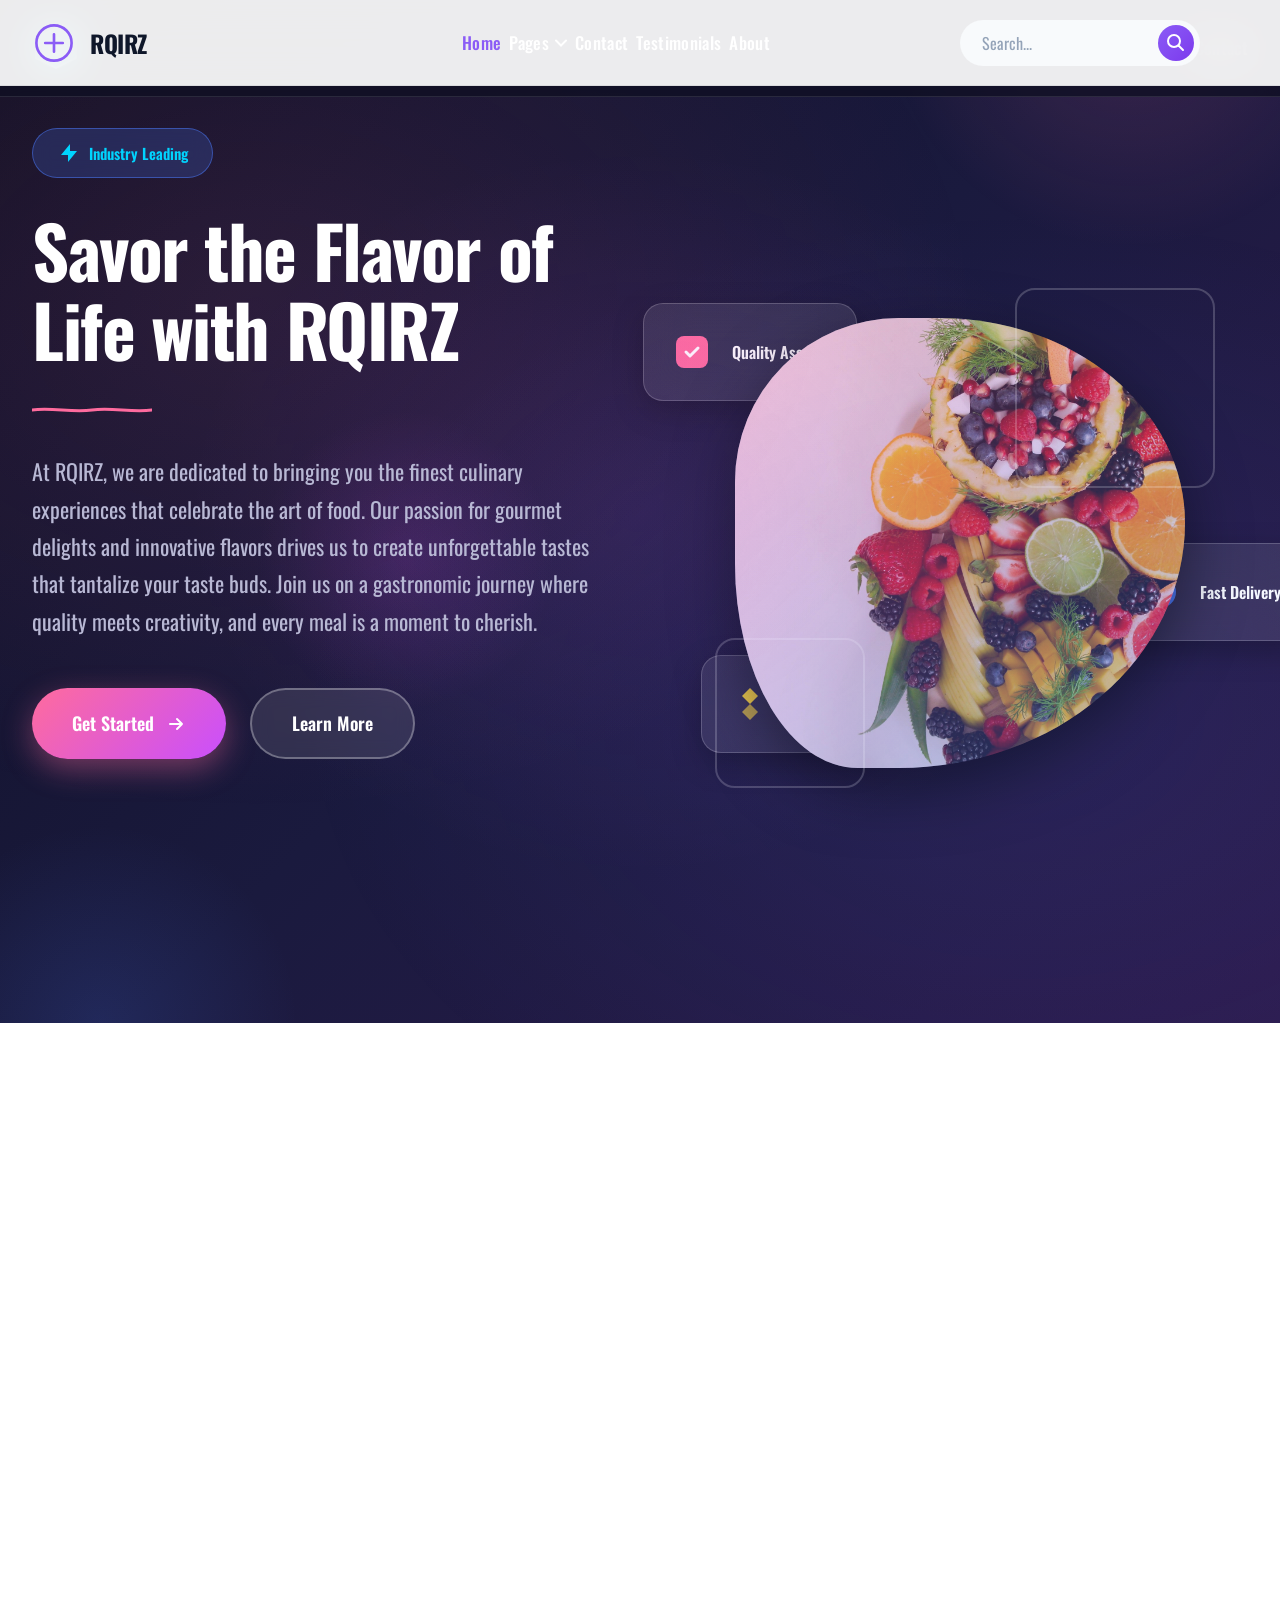
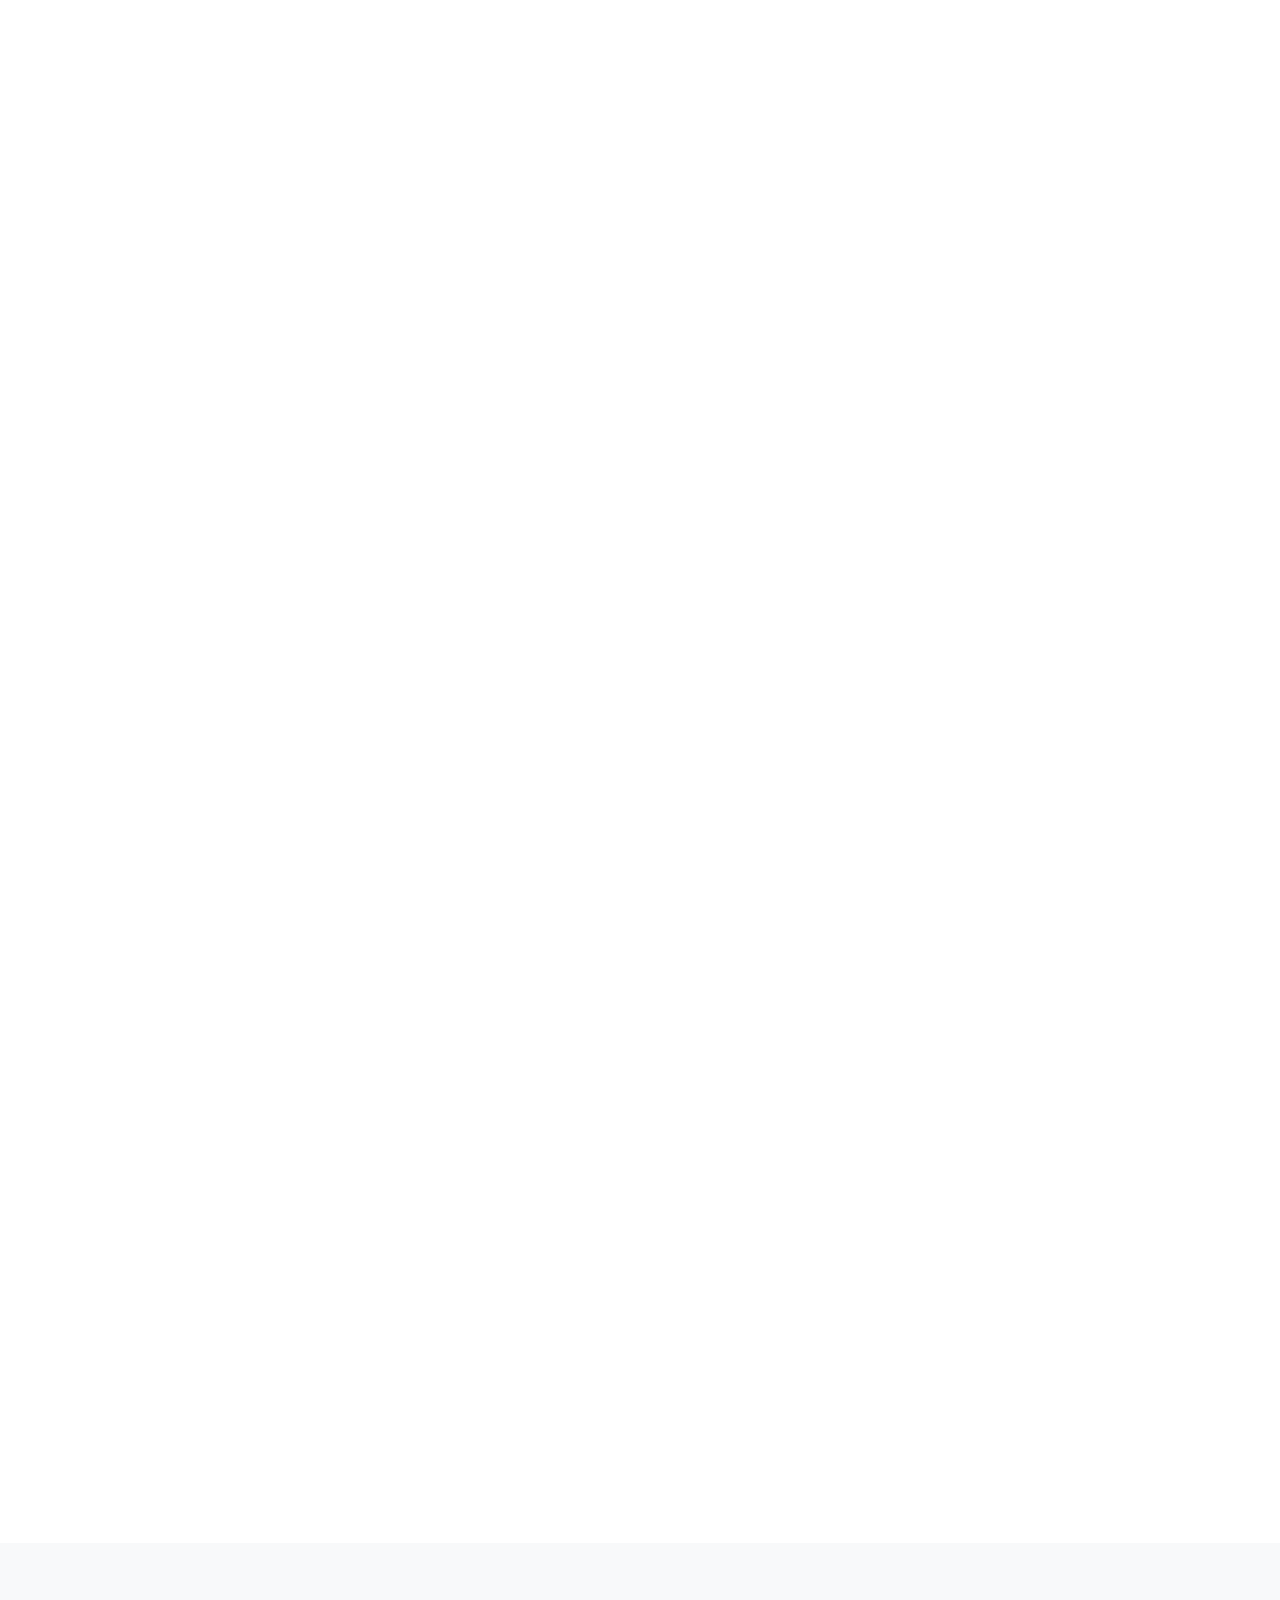
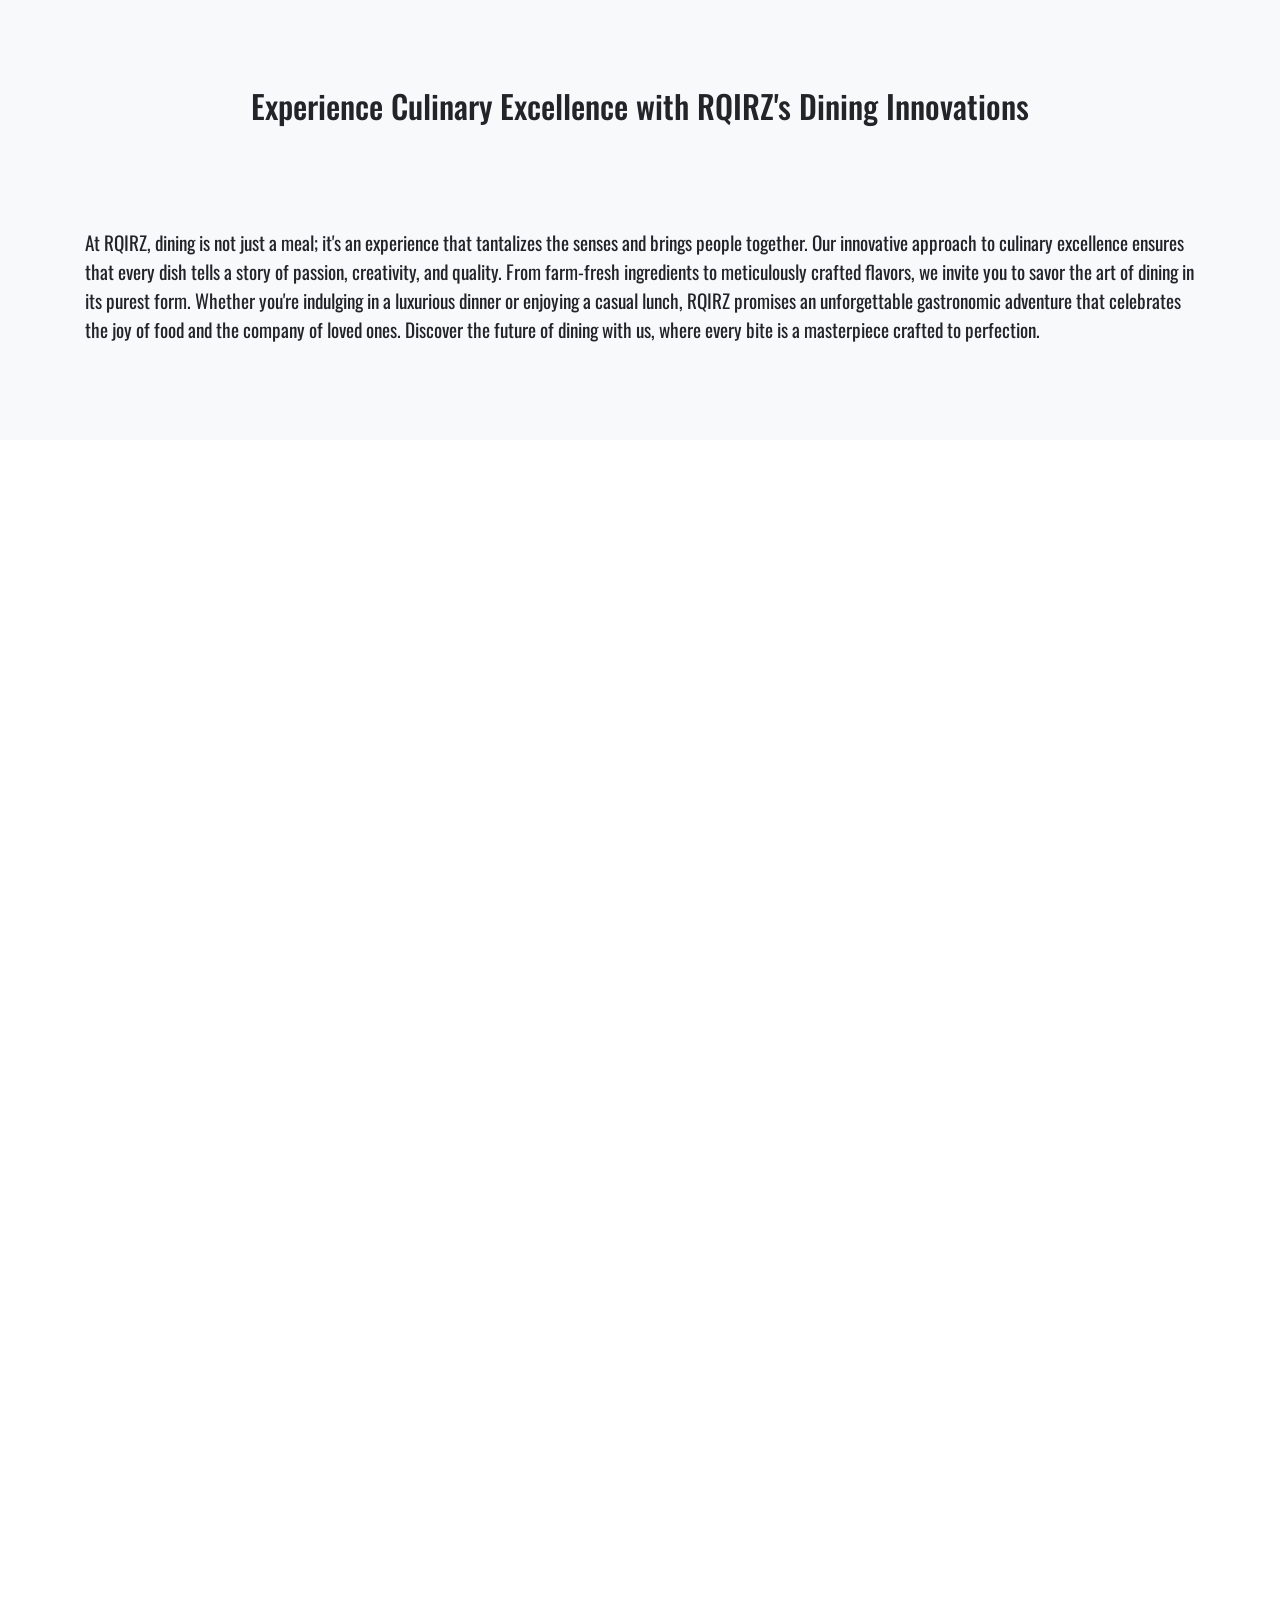
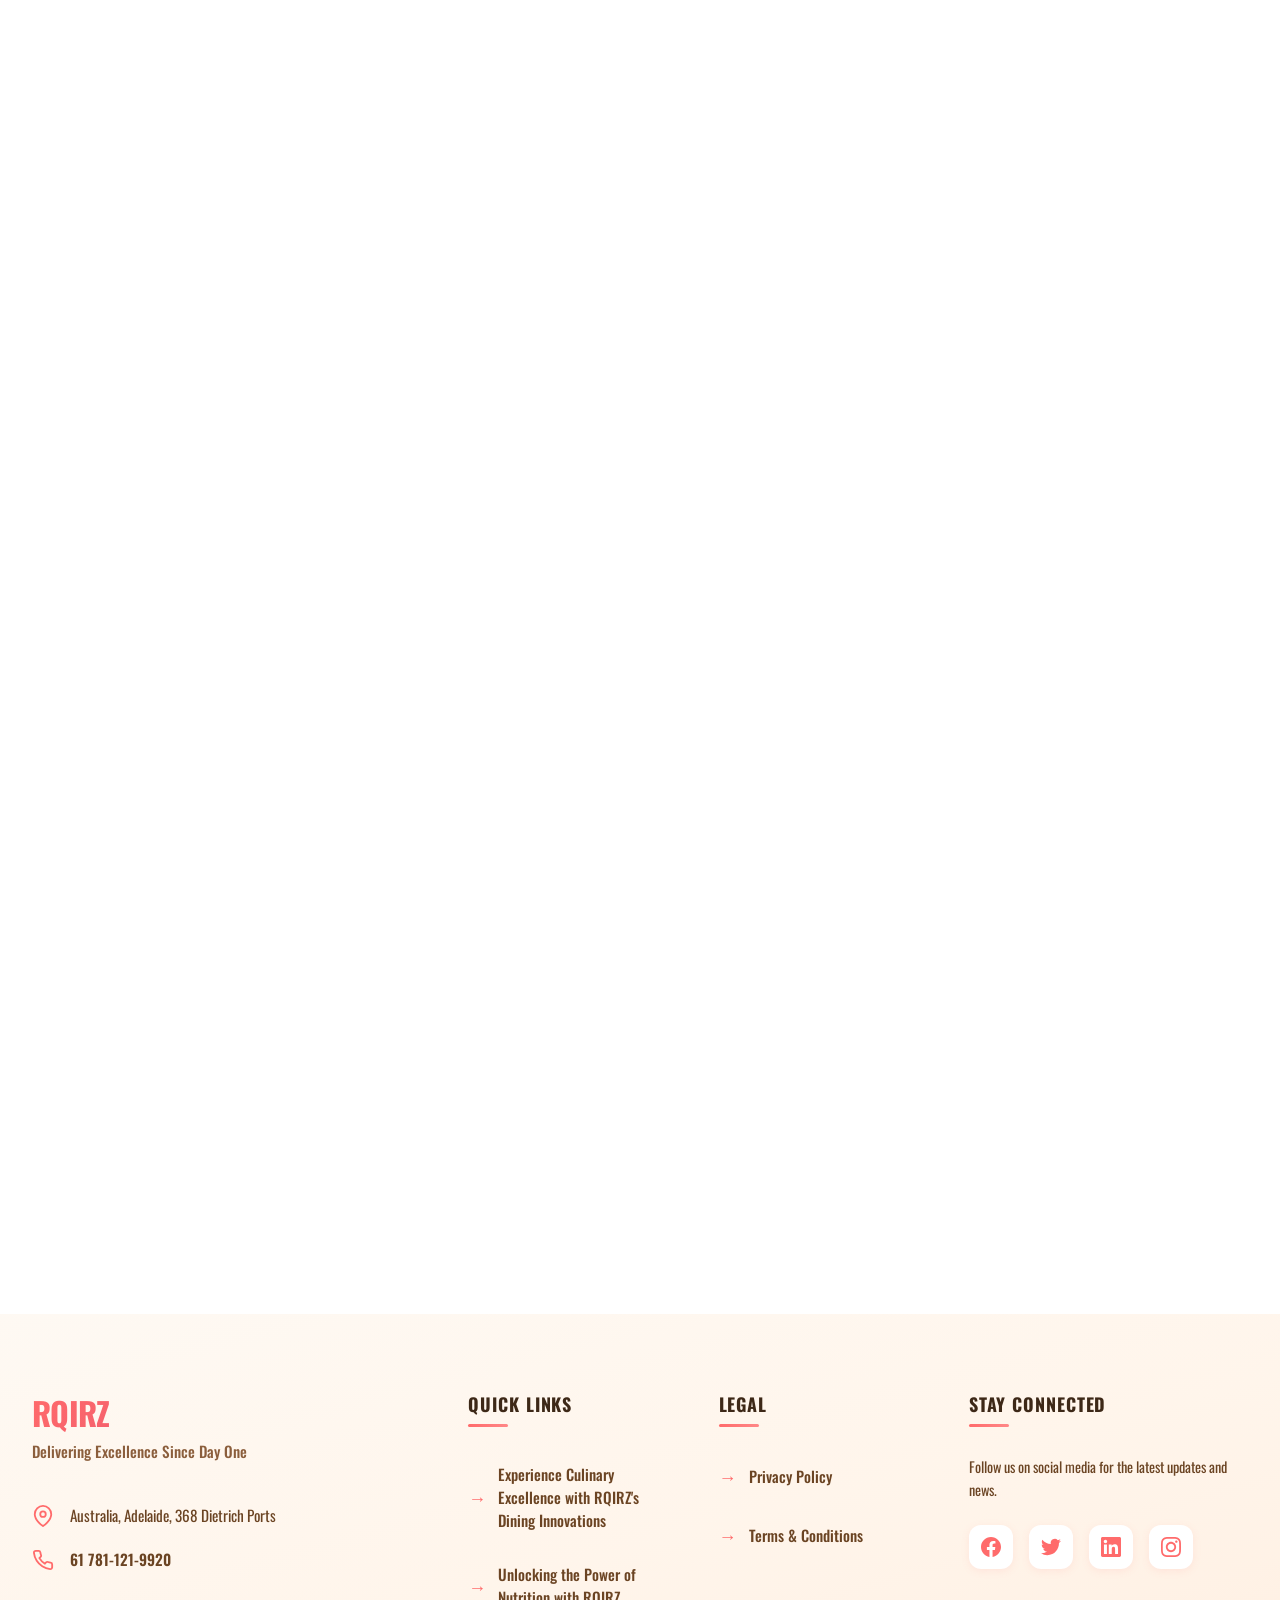
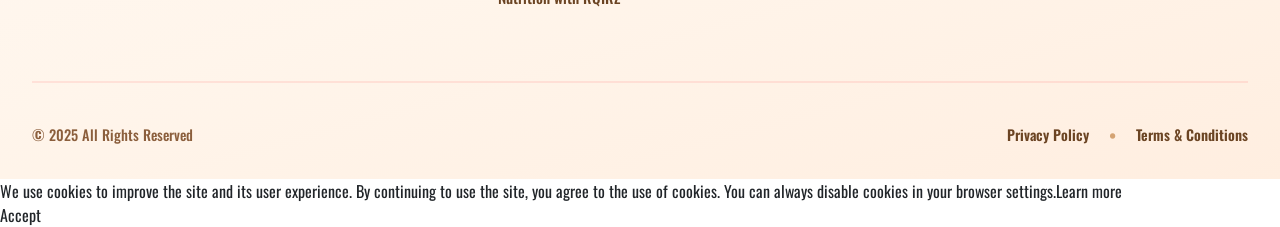
<file: index.html>
<!DOCTYPE html>
<html lang="en">
    <head>
        <meta charset="utf-8" />
        <meta name="viewport" content="width=device-width, initial-scale=1" />

        <meta name="keywords" content="food, recipes, cooking, cuisine, ingredients, meals, dining, culinary, gastronomy, kitchen, chef, healthy, nutrition, gourmet, flavors, dishes, baking, vegetarian, vegan, desserts, appetizers, breakfast, lunch, dinner, snacks, drinks, beverages, organic, seasonal, international" />
        <meta name="description" content="Discover mouth-watering recipes and culinary inspiration at our food website, where we celebrate the art of cooking with diverse flavors and healthy ingredients. Explore our vast collection of easy-to-follow recipes, meal planning tips, and expert cooking advice to create delicious homemade meals for any occasion. Join our vibrant community of food lovers and embark on a flavorful journey that will tantalize your taste buds and elevate your kitchen skills." />

        <title>Savor the Flavor of Life with RQIRZ</title>

        <link rel="stylesheet" href="css/bootstrap.min.css" />
        <link rel="stylesheet" href="css/styles.css" />
        <link rel="stylesheet" href="css/font-awesome.min.css" />
        <link rel='stylesheet' href='css/boxicons.min.css'>
        <link rel="stylesheet" href="css/aos.css">
        <link rel="stylesheet" href="css/bootstrap-icons.css">
        <link rel="stylesheet" href="css/swiper-bundle.min.css" />
    </head>
    <body>
    
    <!-- Header Block: Asymmetric Split Navigation with Floating Search -->
<header class="header-nav-split yrmlmky" id="header-main-navigation">
    <div class="header-container">
    <!-- Brand Section -->
    <div class="header-brand-section">
        <a href="index.html" class="brand-logo-link">
        <div class="brand-icon">
            <svg viewBox="0 0 50 50" fill="none" xmlns="http://www.w3.org/2000/svg">
            <circle cx="25" cy="25" r="20" stroke="currentColor" stroke-width="3"/>
            <path d="M25 15 L25 35 M15 25 L35 25" stroke="currentColor" stroke-width="3" stroke-linecap="round"/>
            </svg>
        </div>
        <span class="brand-name">RQIRZ</span>
        </a>
    </div>

    <!-- Desktop Navigation -->
    <nav class="desktop-nav yrmlmky" aria-label="Main navigation">
        <ul class="nav-menu-list">
        <li class="nav-item">
            <a href="index.html" class="nav-link">Home</a>
            <span class="nav-link-underline"></span>
        </li>
        <li class="nav-item has-dropdown">
            <button class="nav-link dropdown-trigger" aria-expanded="false" aria-haspopup="true">
            Pages
            <svg class="dropdown-arrow" width="12" height="8" viewBox="0 0 12 8" fill="none">
                <path d="M1 1.5L6 6.5L11 1.5" stroke="currentColor" stroke-width="2" stroke-linecap="round"/>
            </svg>
            </button>
            <span class="nav-link-underline"></span>
            <div class="dropdown-menu-new" aria-label="Pages submenu">
            <a href="experience-culinary-excellence-with-rqirzs-dining-innovations.html" class="dropdown-item">Experience Culinary Excellence with RQIRZ's Dining Innovations</a>
            <a href="unlocking-the-power-of-nutrition-with-rqirz.html" class="dropdown-item">Unlocking the Power of Nutrition with RQIRZ</a>
            </div>
        </li>
        <li class="nav-item">
            <a href="contact.html" class="nav-link">Contact</a>
            <span class="nav-link-underline"></span>
        </li>
        <li class="nav-item">
            <a href="reviews.html" class="nav-link">Testimonials</a>
            <span class="nav-link-underline"></span>
        </li>
        <li class="nav-item">
            <a href="#about" class="nav-link">About</a>
            <span class="nav-link-underline"></span>
        </li>
        </ul>
    </nav>

    <!-- Search Section -->
    <div class="header-search-section yrmlmky">
        <form action="order.php" method="GET" class="search-form" role="search">
        <input 
            type="search" 
            name="query" 
            class="search-input" 
            placeholder="Search..."
            aria-label="Search our website"
            autocomplete="off"
        />
        <button type="submit" class="search-button" aria-label="Search">
            <svg width="20" height="20" viewBox="0 0 20 20" fill="none">
            <circle cx="8" cy="8" r="6" stroke="currentColor" stroke-width="2"/>
            <path d="M12.5 12.5L17 17" stroke="currentColor" stroke-width="2" stroke-linecap="round"/>
            </svg>
        </button>
        </form>
    </div>

    <!-- Mobile Hamburger -->
    <button class="hamburger-menu" aria-label="Toggle mobile menu" aria-expanded="false">
        <span class="hamburger-line"></span>
        <span class="hamburger-line"></span>
        <span class="hamburger-line"></span>
    </button>
    </div>

    <!-- Mobile Navigation Overlay -->
    <div class="mobile-nav-overlay">
    <nav class="mobile-nav" aria-label="Mobile navigation">
        <div class="mobile-nav-header">
        <span class="mobile-nav-title">Menu</span>
        <button class="mobile-close" aria-label="Close mobile menu">
            <svg width="24" height="24" viewBox="0 0 24 24" fill="none">
            <path d="M18 6L6 18M6 6L18 18" stroke="currentColor" stroke-width="2" stroke-linecap="round"/>
            </svg>
        </button>
        </div>
        
        <ul class="mobile-menu-list">
        <li class="mobile-nav-item">
            <a href="index.html" class="mobile-nav-link">Home</a>
        </li>
        <li class="mobile-nav-item mobile-has-dropdown">
            <button class="mobile-nav-link mobile-dropdown-trigger">
            Pages
            <svg class="mobile-dropdown-arrow" width="12" height="8" viewBox="0 0 12 8">
                <path d="M1 1.5L6 6.5L11 1.5" stroke="currentColor" stroke-width="2" stroke-linecap="round"/>
            </svg>
            </button>
            <div class="mobile-dropdown-menu-new">
            <a href="experience-culinary-excellence-with-rqirzs-dining-innovations.html" class="mobile-dropdown-item">Experience Culinary Excellence with RQIRZ's Dining Innovations</a>
            <a href="unlocking-the-power-of-nutrition-with-rqirz.html" class="mobile-dropdown-item">Unlocking the Power of Nutrition with RQIRZ</a>
            </div>
        </li>
        <li class="mobile-nav-item">
            <a href="contact.html" class="mobile-nav-link">Contact</a>
        </li>
        <li class="mobile-nav-item">
            <a href="reviews.html" class="mobile-nav-link">Testimonials</a>
        </li>
        <li class="mobile-nav-item">
            <a href="#about" class="mobile-nav-link">About</a>
        </li>
        </ul>

        <!-- Mobile Search -->
        <div class="mobile-search-section yrmlmky">
        <form action="order.php" method="GET" class="mobile-search-form">
            <input 
            type="search" 
            name="query" 
            class="mobile-search-input" 
            placeholder="Search..."
            aria-label="Search our website"
            />
            <button type="submit" class="mobile-search-button" aria-label="Search">
            <svg width="18" height="18" viewBox="0 0 20 20" fill="none">
                <circle cx="8" cy="8" r="6" stroke="currentColor" stroke-width="2"/>
                <path d="M12.5 12.5L17 17" stroke="currentColor" stroke-width="2" stroke-linecap="round"/>
            </svg>
            </button>
        </form>
        </div>
    </nav>
    </div>
</header>

<script>
// Header Navigation JavaScript
(function() {
    const header = document.querySelector('.header-nav-split');
    const hamburger = document.querySelector('.hamburger-menu');
    const mobileOverlay = document.querySelector('.mobile-nav-overlay');
    const mobileClose = document.querySelector('.mobile-close');
    const mobileLinks = document.querySelectorAll('.mobile-nav-link');
    
    // Desktop Dropdown
    const dropdownTriggers = document.querySelectorAll('.dropdown-trigger');
    dropdownTriggers.forEach(trigger => {
    trigger.addEventListener('click', (e) => {
        e.preventDefault();
        const parent = trigger.closest('.nav-item');
        const isOpen = parent.classList.contains('dropdown-open');
        
        // Close all dropdowns
        document.querySelectorAll('.nav-item').forEach(item => {
        item.classList.remove('dropdown-open');
        const btn = item.querySelector('.dropdown-trigger');
        if (btn) btn.setAttribute('aria-expanded', 'false');
        });
        
        // Toggle current
        if (!isOpen) {
        parent.classList.add('dropdown-open');
        trigger.setAttribute('aria-expanded', 'true');
        }
    });
    });
    
    // Close dropdown when clicking outside
    document.addEventListener('click', (e) => {
    if (!e.target.closest('.has-dropdown')) {
        document.querySelectorAll('.nav-item').forEach(item => {
        item.classList.remove('dropdown-open');
        const btn = item.querySelector('.dropdown-trigger');
        if (btn) btn.setAttribute('aria-expanded', 'false');
        });
    }
    });
    
    // Mobile Menu Toggle
    function openMobileMenu() {
    mobileOverlay.classList.add('mobile-nav-active');
    hamburger.setAttribute('aria-expanded', 'true');
    document.body.style.overflow = 'hidden';
    }
    
    function closeMobileMenu() {
    mobileOverlay.classList.remove('mobile-nav-active');
    hamburger.setAttribute('aria-expanded', 'false');
    document.body.style.overflow = '';
    }
    
    hamburger.addEventListener('click', openMobileMenu);
    mobileClose.addEventListener('click', closeMobileMenu);
    
    // Close mobile menu when clicking overlay
    mobileOverlay.addEventListener('click', (e) => {
    if (e.target === mobileOverlay) {
        closeMobileMenu();
    }
    });
    
    // Close mobile menu when clicking links
    mobileLinks.forEach(link => {
    if (!link.classList.contains('mobile-dropdown-trigger')) {
        link.addEventListener('click', closeMobileMenu);
    }
    });
    
    // Mobile Dropdown
    const mobileDropdownTriggers = document.querySelectorAll('.mobile-dropdown-trigger');
    mobileDropdownTriggers.forEach(trigger => {
    trigger.addEventListener('click', (e) => {
        e.preventDefault();
        const parent = trigger.closest('.mobile-nav-item');
        parent.classList.toggle('mobile-dropdown-open');
    });
    });
    
    // Sticky Header Effect
    let lastScroll = 0;
    window.addEventListener('scroll', () => {
    const currentScroll = window.pageYOffset;
    
    if (currentScroll > 100) {
        header.classList.add('header-scrolled');
    } else {
        header.classList.remove('header-scrolled');
    }
    
    lastScroll = currentScroll;
    });
    
    // Active Link Highlighting
    const currentPage = window.location.pathname.split('/').pop() || 'index.html';
    document.querySelectorAll('.nav-link, .mobile-nav-link').forEach(link => {
    const linkHref = link.getAttribute('href');
    if (linkHref && linkHref.includes(currentPage)) {
        link.classList.add('active-page');
    }
    });
})();
</script>

<main>
<!-- Hero Block: Asymmetric Split Design with Floating Elements -->
<section class="hero-block-asymmetric fegtuw" id="about" data-aos="fade-in">
    <!-- Header Navigation -->
    <header class="hero-header fegtuw">
    <nav class="nav-container">
        <div class="nav-wrapper">
        <div class="logo-section">
            <svg class="logo-icon" width="48" height="48" viewBox="0 0 48 48" fill="none" xmlns="http://www.w3.org/2000/svg">
            <path d="M24 4L44 14V34L24 44L4 34V14L24 4Z" fill="url(#gradient1)" stroke="#fff" stroke-width="2"/>
            <circle cx="24" cy="24" r="8" fill="#fff"/>
            <defs>
                <linearGradient id="gradient1" x1="4" y1="4" x2="44" y2="44">
                <stop offset="0%" stop-color="#00d4ff"/>
                <stop offset="100%" stop-color="#7b2ff7"/>
                </linearGradient>
            </defs>
            </svg>
        </div>
        
        <div class="nav-links-desktop">
            <a href="#contact" class="nav-link">Contact</a>
        </div>
        
        <button class="hamburger-menu fegtuw" aria-label="Toggle menu">
            <span class="hamburger-line"></span>
            <span class="hamburger-line"></span>
            <span class="hamburger-line"></span>
        </button>
        </div>
    </nav>
    
    <div class="mobile-menu fegtuw">
        <div class="mobile-menu-content">
        <a href="#contact" class="mobile-nav-link">Contact</a>
        </div>
    </div>
    </header>
    
    <!-- Hero Content -->
    <div class="hero-content-wrapper fegtuw">
    <div class="hero-container">
        <div class="hero-grid">
        <!-- Left Content Section -->
        <div class="hero-text-section" data-aos="fade-right" data-aos-delay="200">
            <div class="floating-badge" data-aos="zoom-in" data-aos-delay="400">
            <svg width="24" height="24" viewBox="0 0 24 24" fill="none" xmlns="http://www.w3.org/2000/svg">
                <path d="M13 10V3L4 14H11V21L20 10H13Z" fill="currentColor"/>
            </svg>
            <span>Industry Leading</span>
            </div>
            
            <h1 class="hero-title">Savor the Flavor of Life with RQIRZ</h1>
            
            <div class="title-decoration fegtuw">
            <svg width="120" height="8" viewBox="0 0 120 8" fill="none" xmlns="http://www.w3.org/2000/svg">
                <path d="M0 4C20 1 40 7 60 4C80 1 100 7 120 4" stroke="url(#lineGradient)" stroke-width="3" stroke-linecap="round"/>
                <defs>
                <linearGradient id="lineGradient" x1="0" y1="0" x2="120" y2="0">
                    <stop offset="0%" stop-color="#ff6b9d"/>
                    <stop offset="50%" stop-color="#c94ffd"/>
                    <stop offset="100%" stop-color="#4d7cfe"/>
                </linearGradient>
                </defs>
            </svg>
            </div>
            
            <p class="hero-description">At RQIRZ, we are dedicated to bringing you the finest culinary experiences that celebrate the art of food. Our passion for gourmet delights and innovative flavors drives us to create unforgettable tastes that tantalize your taste buds. Join us on a gastronomic journey where quality meets creativity, and every meal is a moment to cherish.</p>
            
            <div class="hero-cta-group">
            <a href="#contact" class="btn-primary">
                <span>Get Started</span>
                <svg width="20" height="20" viewBox="0 0 20 20" fill="none" xmlns="http://www.w3.org/2000/svg">
                <path d="M4 10H16M16 10L11 5M16 10L11 15" stroke="currentColor" stroke-width="2" stroke-linecap="round" stroke-linejoin="round"/>
                </svg>
            </a>
            <a href="#contact" class="btn-secondary">
                <span>Learn More</span>
            </a>
            </div>
            
            <div class="hero-stats" data-aos="fade-up" data-aos-delay="600">
            <div class="stat-item">
                <div class="stat-number">10K+</div>
                <div class="stat-label">Active Clients</div>
            </div>
            <div class="stat-divider"></div>
            <div class="stat-item">
                <div class="stat-number">98%</div>
                <div class="stat-label">Satisfaction</div>
            </div>
            <div class="stat-divider"></div>
            <div class="stat-item">
                <div class="stat-number">24/7</div>
                <div class="stat-label">Support</div>
            </div>
            </div>
        </div>
        
        <!-- Right Visual Section -->
        <div class="hero-visual-section" data-aos="fade-left" data-aos-delay="400">
            <div class="visual-container">
            <div class="floating-card card-1">
                <svg class="card-icon" width="48" height="48" viewBox="0 0 48 48" fill="none" xmlns="http://www.w3.org/2000/svg">
                <rect x="8" y="8" width="32" height="32" rx="8" fill="url(#cardGrad1)"/>
                <path d="M18 24L22 28L30 20" stroke="#fff" stroke-width="3" stroke-linecap="round" stroke-linejoin="round"/>
                <defs>
                    <linearGradient id="cardGrad1" x1="8" y1="8" x2="40" y2="40">
                    <stop offset="0%" stop-color="#ff6b9d"/>
                    <stop offset="100%" stop-color="#c94ffd"/>
                    </linearGradient>
                </defs>
                </svg>
                <div class="card-text">Quality Assured</div>
            </div>
            
            <div class="floating-card card-2">
                <svg class="card-icon" width="48" height="48" viewBox="0 0 48 48" fill="none" xmlns="http://www.w3.org/2000/svg">
                <circle cx="24" cy="24" r="16" fill="url(#cardGrad2)"/>
                <path d="M24 16V24L29 29" stroke="#fff" stroke-width="3" stroke-linecap="round" stroke-linejoin="round"/>
                <defs>
                    <linearGradient id="cardGrad2" x1="8" y1="8" x2="40" y2="40">
                    <stop offset="0%" stop-color="#4d7cfe"/>
                    <stop offset="100%" stop-color="#00d4ff"/>
                    </linearGradient>
                </defs>
                </svg>
                <div class="card-text">Fast Delivery</div>
            </div>
            
            <div class="floating-card card-3">
                <svg class="card-icon" width="48" height="48" viewBox="0 0 48 48" fill="none" xmlns="http://www.w3.org/2000/svg">
                <path d="M24 8L32 16L24 24L16 16L24 8Z" fill="url(#cardGrad3)"/>
                <path d="M24 24L32 32L24 40L16 32L24 24Z" fill="url(#cardGrad3)" opacity="0.7"/>
                <defs>
                    <linearGradient id="cardGrad3" x1="16" y1="8" x2="32" y2="40">
                    <stop offset="0%" stop-color="#ffd93d"/>
                    <stop offset="100%" stop-color="#ff8c42"/>
                    </linearGradient>
                </defs>
                </svg>
                <div class="card-text">Best Value</div>
            </div>
            
            <div class="hero-image-container">
                <div class="image-wrapper" style="background-image: url('/img/image-background.png');">
                <div class="image-overlay"></div>
                </div>
                <div class="geometric-decoration decoration-1"></div>
                <div class="geometric-decoration decoration-2"></div>
            </div>
            </div>
        </div>
        </div>
    </div>
    
    <!-- Background Elements -->
    <div class="bg-decoration bg-circle-1"></div>
    <div class="bg-decoration bg-circle-2"></div>
    <div class="bg-decoration bg-circle-3"></div>
    <div class="bg-mesh-gradient"></div>
    </div>
</section>

<script>
// Mobile Menu Toggle
document.addEventListener('DOMContentLoaded', function() {
    const hamburger = document.querySelector('.hamburger-menu');
    const mobileMenu = document.querySelector('.mobile-menu');
    const body = document.body;
    
    if (hamburger && mobileMenu) {
    hamburger.addEventListener('click', function() {
        hamburger.classList.toggle('active');
        mobileMenu.classList.toggle('active');
        body.classList.toggle('menu-open');
    });
    
    // Close menu when clicking on a link
    const mobileLinks = document.querySelectorAll('.mobile-nav-link');
    mobileLinks.forEach(link => {
        link.addEventListener('click', function() {
        hamburger.classList.remove('active');
        mobileMenu.classList.remove('active');
        body.classList.remove('menu-open');
        });
    });
    
    // Close menu when clicking outside
    mobileMenu.addEventListener('click', function(e) {
        if (e.target === mobileMenu) {
        hamburger.classList.remove('active');
        mobileMenu.classList.remove('active');
        body.classList.remove('menu-open');
        }
    });
    }
});
</script>

<!-- Features Block: Diagonal Split Layout with Gradient Cards -->
<section class="features-diagonal-burst" id="features-xyz-789" data-aos="fade-up">
    <div class="container">
    <div class="features-grid-diagonal">
        <!-- Feature 1 -->
        <div class="feature-card feature-card-1" data-aos="fade-right" data-aos-delay="100">
        <div class="feature-image-wrapper">
            <div class="feature-bg-shape shape-1"></div>
            <img src="img/image353481.png" alt="Feature 1 Icon" class="feature-image">
        </div>
        <div class="feature-content">
            <h3 class="feature-title">Fresh Ingredients</h3>
            <p class="feature-description">Our commitment to quality starts with sourcing the freshest ingredients available. We partner with local farms to ensure our produce is always ripe and full of flavor, enhancing every dish we create.</p>
        </div>
        <div class="feature-decoration deco-1"></div>
        </div>

        <!-- Feature 2 -->
        <div class="feature-card feature-card-2" data-aos="fade-up" data-aos-delay="200">
        <div class="feature-image-wrapper">
            <div class="feature-bg-shape shape-2"></div>
            <img src="img/image353482.png" alt="Feature 2 Icon" class="feature-image">
        </div>
        <div class="feature-content">
            <h3 class="feature-title">Customizable Menus</h3>
            <p class="feature-description">We believe in offering flexibility to our customers. Our menus are designed to be customizable, allowing you to tailor your meal to your preferences and dietary needs without compromising on taste.</p>
        </div>
        <div class="feature-decoration deco-2"></div>
        </div>

        <!-- Feature 3 -->
        <div class="feature-card feature-card-3" data-aos="fade-left" data-aos-delay="300">
        <div class="feature-image-wrapper">
            <div class="feature-bg-shape shape-3"></div>
            <img src="img/image353483.png" alt="Feature 3 Icon" class="feature-image">
        </div>
        <div class="feature-content">
            <h3 class="feature-title">Fast Delivery</h3>
            <p class="feature-description">Time is of the essence, and we value yours. Our efficient delivery system ensures that your order reaches you swiftly, so you can enjoy your meal while it's hot and fresh, no matter where you are.</p>
        </div>
        <div class="feature-decoration deco-3"></div>
        </div>
    </div>
    </div>
</section>

<!-- Services Block: Diagonal Grid with Gradient Accents -->
<section class="services-diagonal-grid" id="services-dg-847" data-aos="fade-up">
    <div class="services-container">
    <div class="services-header-wrapper" data-aos="fade-down" data-aos-delay="100">
        <h2 class="services-main-title">Our Services</h2>
        <div class="services-title-accent"></div>
    </div>
    
    <div class="services-grid-layout">
        <!-- Service 1 -->
        <article class="service-card service-card-1" data-aos="zoom-in" data-aos-delay="150">
        <div class="service-icon-wrapper">
            <svg class="service-icon" viewBox="0 0 64 64" xmlns="http://www.w3.org/2000/svg">
            <circle cx="32" cy="32" r="28" fill="currentColor" opacity="0.2"/>
            <path d="M32 8 L52 20 L52 44 L32 56 L12 44 L12 20 Z" fill="none" stroke="currentColor" stroke-width="3" stroke-linejoin="round"/>
            <circle cx="32" cy="32" r="8" fill="currentColor"/>
            </svg>
        </div>
        <div class="service-content">
            <h3 class="service-name">Customized Catering Solutions</h3>
            <p class="service-description">Our team provides bespoke catering solutions tailored to your specific needs, whether it's a small family gathering or a large corporate event. We ensure delightful and memorable culinary experiences for all attendees.</p>
            <a href="contact.html" class="service-btn">
            <span>Learn More</span>
            <svg class="btn-arrow" viewBox="0 0 24 24" fill="none" xmlns="http://www.w3.org/2000/svg">
                <path d="M5 12H19M19 12L12 5M19 12L12 19" stroke="currentColor" stroke-width="2" stroke-linecap="round" stroke-linejoin="round"/>
            </svg>
            </a>
        </div>
        </article>

        <!-- Service 2 -->
        <article class="service-card service-card-2" data-aos="zoom-in" data-aos-delay="200">
        <div class="service-icon-wrapper">
            <svg class="service-icon" viewBox="0 0 64 64" xmlns="http://www.w3.org/2000/svg">
            <rect x="12" y="12" width="40" height="40" rx="8" fill="currentColor" opacity="0.2"/>
            <path d="M20 28 L32 20 L44 28 L44 48 L20 48 Z" fill="none" stroke="currentColor" stroke-width="3" stroke-linejoin="round"/>
            <rect x="28" y="36" width="8" height="12" fill="currentColor"/>
            </svg>
        </div>
        <div class="service-content">
            <h3 class="service-name">Meal Prep and Delivery</h3>
            <p class="service-description">Enjoy healthy, delicious meals without the hassle of cooking. Our meal prep and delivery service offers a variety of nutritious options, delivered fresh to your doorstep, making healthy eating convenient and effortless.</p>
            <a href="contact.html" class="service-btn">
            <span>Learn More</span>
            <svg class="btn-arrow" viewBox="0 0 24 24" fill="none" xmlns="http://www.w3.org/2000/svg">
                <path d="M5 12H19M19 12L12 5M19 12L12 19" stroke="currentColor" stroke-width="2" stroke-linecap="round" stroke-linejoin="round"/>
            </svg>
            </a>
        </div>
        </article>

        <!-- Service 3 -->
        <article class="service-card service-card-3" data-aos="zoom-in" data-aos-delay="250">
        <div class="service-icon-wrapper">
            <svg class="service-icon" viewBox="0 0 64 64" xmlns="http://www.w3.org/2000/svg">
            <path d="M32 8 L56 32 L32 56 L8 32 Z" fill="currentColor" opacity="0.2"/>
            <circle cx="32" cy="24" r="6" fill="none" stroke="currentColor" stroke-width="3"/>
            <path d="M20 40 L44 40" stroke="currentColor" stroke-width="3" stroke-linecap="round"/>
            <path d="M24 48 L40 48" stroke="currentColor" stroke-width="3" stroke-linecap="round"/>
            </svg>
        </div>
        <div class="service-content">
            <h3 class="service-name">Food Truck Events</h3>
            <p class="service-description">Bring excitement to your events with our gourmet food truck service. We offer a diverse menu and on-site cooking, providing a unique and interactive dining experience perfect for festivals, weddings, and private parties.</p>
            <a href="contact.html" class="service-btn">
            <span>Learn More</span>
            <svg class="btn-arrow" viewBox="0 0 24 24" fill="none" xmlns="http://www.w3.org/2000/svg">
                <path d="M5 12H19M19 12L12 5M19 12L12 19" stroke="currentColor" stroke-width="2" stroke-linecap="round" stroke-linejoin="round"/>
            </svg>
            </a>
        </div>
        </article>

        <!-- Service 4 -->
        <article class="service-card service-card-4" data-aos="zoom-in" data-aos-delay="300">
        <div class="service-icon-wrapper">
            <svg class="service-icon" viewBox="0 0 64 64" xmlns="http://www.w3.org/2000/svg">
            <ellipse cx="32" cy="32" rx="26" ry="20" fill="currentColor" opacity="0.2"/>
            <path d="M16 32 Q32 16 48 32 Q32 48 16 32" fill="none" stroke="currentColor" stroke-width="3"/>
            <circle cx="32" cy="32" r="6" fill="currentColor"/>
            <circle cx="20" cy="32" r="3" fill="currentColor"/>
            <circle cx="44" cy="32" r="3" fill="currentColor"/>
            </svg>
        </div>
        <div class="service-content">
            <h3 class="service-name">Organic Produce Subscription</h3>
            <p class="service-description">Receive fresh, organic produce directly from local farms with our subscription service. We curate seasonal selections to ensure you have access to the highest quality fruits and vegetables while supporting sustainable agriculture.</p>
            <a href="contact.html" class="service-btn">
            <span>Learn More</span>
            <svg class="btn-arrow" viewBox="0 0 24 24" fill="none" xmlns="http://www.w3.org/2000/svg">
                <path d="M5 12H19M19 12L12 5M19 12L12 19" stroke="currentColor" stroke-width="2" stroke-linecap="round" stroke-linejoin="round"/>
            </svg>
            </a>
        </div>
        </article>

        <!-- Service 5 -->
        <article class="service-card service-card-5" data-aos="zoom-in" data-aos-delay="350">
        <div class="service-icon-wrapper">
            <svg class="service-icon" viewBox="0 0 64 64" xmlns="http://www.w3.org/2000/svg">
            <polygon points="32,8 56,24 56,40 32,56 8,40 8,24" fill="currentColor" opacity="0.2"/>
            <rect x="22" y="22" width="20" height="20" rx="3" fill="none" stroke="currentColor" stroke-width="3"/>
            <line x1="32" y1="22" x2="32" y2="42" stroke="currentColor" stroke-width="3"/>
            <line x1="22" y1="32" x2="42" y2="32" stroke="currentColor" stroke-width="3"/>
            </svg>
        </div>
        <div class="service-content">
            <h3 class="service-name">Culinary Workshops and Classes</h3>
            <p class="service-description">Expand your culinary skills with our engaging workshops and classes. Led by professional chefs, these sessions cover a range of cuisines and techniques, suitable for beginners and seasoned cooking enthusiasts alike.</p>
            <a href="contact.html" class="service-btn">
            <span>Learn More</span>
            <svg class="btn-arrow" viewBox="0 0 24 24" fill="none" xmlns="http://www.w3.org/2000/svg">
                <path d="M5 12H19M19 12L12 5M19 12L12 19" stroke="currentColor" stroke-width="2" stroke-linecap="round" stroke-linejoin="round"/>
            </svg>
            </a>
        </div>
        </article>

        <!-- Service 6 -->
        <article class="service-card service-card-6" data-aos="zoom-in" data-aos-delay="400">
        <div class="service-icon-wrapper">
            <svg class="service-icon" viewBox="0 0 64 64" xmlns="http://www.w3.org/2000/svg">
            <path d="M32 8 L48 20 L48 44 L32 56 L16 44 L16 20 Z" fill="currentColor" opacity="0.2"/>
            <path d="M32 20 L40 28 L32 36 L24 28 Z" fill="none" stroke="currentColor" stroke-width="3" stroke-linejoin="round"/>
            <path d="M32 36 L40 44 L32 52 L24 44 Z" fill="currentColor"/>
            </svg>
        </div>
        <div class="service-content">
            <h3 class="service-name">Gourmet Gift Baskets</h3>
            <p class="service-description">Delight your loved ones with our exquisite gourmet gift baskets. Perfect for any occasion, our baskets are filled with carefully curated artisanal products, ensuring an impressive and thoughtful gift for family, friends, or clients.</p>
            <a href="contact.html" class="service-btn">
            <span>Learn More</span>
            <svg class="btn-arrow" viewBox="0 0 24 24" fill="none" xmlns="http://www.w3.org/2000/svg">
                <path d="M5 12H19M19 12L12 5M19 12L12 19" stroke="currentColor" stroke-width="2" stroke-linecap="round" stroke-linejoin="round"/>
            </svg>
            </a>
        </div>
        </article>
    </div>
    </div>
    
    <!-- Decorative background elements -->
    <div class="services-bg-decoration services-bg-1"></div>
    <div class="services-bg-decoration services-bg-2"></div>
    <div class="services-bg-decoration services-bg-3"></div>
</section>

<section id="about" class="nyttty bg-light py-5">
    <div class="container pt-5">
        <h2 class="text-center py-5">Experience Culinary Excellence with RQIRZ's Dining Innovations</h2>
        <div class="py-5">At RQIRZ, dining is not just a meal; it's an experience that tantalizes the senses and brings people together. Our innovative approach to culinary excellence ensures that every dish tells a story of passion, creativity, and quality. From farm-fresh ingredients to meticulously crafted flavors, we invite you to savor the art of dining in its purest form. Whether you're indulging in a luxurious dinner or enjoying a casual lunch, RQIRZ promises an unforgettable gastronomic adventure that celebrates the joy of food and the company of loved ones. Discover the future of dining with us, where every bite is a masterpiece crafted to perfection.</div>
    </div>
</section>

<!-- Testimonials Block: Carousel Layout with SVG Avatars -->
<section class="testimonials-block-xy7" id="testimonials-sec-492" data-aos="fade-up">
    <div class="container">
    <div class="testimonials-header-wrap">
        <h2 class="testimonials-main-title">Testimonials</h2>
    </div>
    
    <div class="testimonials-carousel-container">
        <div class="testimonials-track" id="testimonialsTrack">
        <!-- Review 1 -->
        <div class="testimonial-card-item" >
            <div class="testimonial-content-wrap">
            <div class="avatar-wrapper">
                <svg class="avatar-svg" viewBox="0 0 100 100" xmlns="http://www.w3.org/2000/svg">
                <defs>
                    <linearGradient id="avatarGrad1" x1="0%" y1="0%" x2="100%" y2="100%">
                    <stop offset="0%" style="stop-color:#667eea;stop-opacity:1" />
                    <stop offset="100%" style="stop-color:#764ba2;stop-opacity:1" />
                    </linearGradient>
                </defs>
                <circle cx="50" cy="50" r="48" fill="url(#avatarGrad1)"/>
                <circle cx="50" cy="38" r="16" fill="#ffffff" opacity="0.9"/>
                <path d="M 30 70 Q 30 55 50 55 Q 70 55 70 70 Q 70 85 50 90 Q 30 85 30 70 Z" fill="#ffffff" opacity="0.9"/>
                </svg>
            </div>
            <div class="testimonial-text-area">
                <div class="quote-icon-wrap">
                <svg class="quote-icon" viewBox="0 0 24 24" fill="none" xmlns="http://www.w3.org/2000/svg">
                    <path d="M4.58341 17.3211C3.55316 16.2274 3 15 3 13.0104C3 9.51092 5.45651 6.37372 9.03059 4.82324L9.92328 6.20085C6.58804 8.00545 5.93618 10.3461 5.67564 11.8221C6.21263 11.5444 6.91558 11.4467 7.60471 11.5106C9.40908 11.6778 10.8312 13.159 10.8312 15C10.8312 16.933 9.26416 18.5 7.33116 18.5C6.2581 18.5 5.23196 18.0096 4.58341 17.3211ZM14.5834 17.3211C13.5532 16.2274 13 15 13 13.0104C13 9.51092 15.4565 6.37372 19.0306 4.82324L19.9233 6.20085C16.588 8.00545 15.9362 10.3461 15.6756 11.8221C16.2126 11.5444 16.9156 11.4467 17.6047 11.5106C19.4091 11.6778 20.8312 13.159 20.8312 15C20.8312 16.933 19.2642 18.5 17.3312 18.5C16.2581 18.5 15.232 18.0096 14.5834 17.3211Z" fill="currentColor"/>
                </svg>
                </div>
                <p class="review-text">As a food enthusiast always on the lookout for unique culinary experiences, I was thrilled to discover RQIRZ. Their dedication to sourcing the freshest ingredients and delivering delicious, innovative dishes is truly impressive. Every bite was a delightful surprise, and I can’t wait to see what they come up with next!</p>
                <div class="reviewer-info">
                <h4 class="reviewer-name">Harry Graham</h4>
                <div class="star-rating">
                    <svg class="star-icon" viewBox="0 0 24 24" fill="currentColor"><path d="M12 2l3.09 6.26L22 9.27l-5 4.87 1.18 6.88L12 17.77l-6.18 3.25L7 14.14 2 9.27l6.91-1.01L12 2z"/></svg>
                    <svg class="star-icon" viewBox="0 0 24 24" fill="currentColor"><path d="M12 2l3.09 6.26L22 9.27l-5 4.87 1.18 6.88L12 17.77l-6.18 3.25L7 14.14 2 9.27l6.91-1.01L12 2z"/></svg>
                    <svg class="star-icon" viewBox="0 0 24 24" fill="currentColor"><path d="M12 2l3.09 6.26L22 9.27l-5 4.87 1.18 6.88L12 17.77l-6.18 3.25L7 14.14 2 9.27l6.91-1.01L12 2z"/></svg>
                    <svg class="star-icon" viewBox="0 0 24 24" fill="currentColor"><path d="M12 2l3.09 6.26L22 9.27l-5 4.87 1.18 6.88L12 17.77l-6.18 3.25L7 14.14 2 9.27l6.91-1.01L12 2z"/></svg>
                    <svg class="star-icon" viewBox="0 0 24 24" fill="currentColor"><path d="M12 2l3.09 6.26L22 9.27l-5 4.87 1.18 6.88L12 17.77l-6.18 3.25L7 14.14 2 9.27l6.91-1.01L12 2z"/></svg>
                </div>
                </div>
            </div>
            </div>
        </div>

        <!-- Review 2 -->
        <div class="testimonial-card-item" >
            <div class="testimonial-content-wrap">
            <div class="avatar-wrapper">
                <svg class="avatar-svg" viewBox="0 0 100 100" xmlns="http://www.w3.org/2000/svg">
                <defs>
                    <linearGradient id="avatarGrad2" x1="0%" y1="0%" x2="100%" y2="100%">
                    <stop offset="0%" style="stop-color:#f093fb;stop-opacity:1" />
                    <stop offset="100%" style="stop-color:#f5576c;stop-opacity:1" />
                    </linearGradient>
                </defs>
                <circle cx="50" cy="50" r="48" fill="url(#avatarGrad2)"/>
                <circle cx="50" cy="38" r="16" fill="#ffffff" opacity="0.9"/>
                <path d="M 30 70 Q 30 55 50 55 Q 70 55 70 70 Q 70 85 50 90 Q 30 85 30 70 Z" fill="#ffffff" opacity="0.9"/>
                </svg>
            </div>
            <div class="testimonial-text-area">
                <div class="quote-icon-wrap">
                <svg class="quote-icon" viewBox="0 0 24 24" fill="none" xmlns="http://www.w3.org/2000/svg">
                    <path d="M4.58341 17.3211C3.55316 16.2274 3 15 3 13.0104C3 9.51092 5.45651 6.37372 9.03059 4.82324L9.92328 6.20085C6.58804 8.00545 5.93618 10.3461 5.67564 11.8221C6.21263 11.5444 6.91558 11.4467 7.60471 11.5106C9.40908 11.6778 10.8312 13.159 10.8312 15C10.8312 16.933 9.26416 18.5 7.33116 18.5C6.2581 18.5 5.23196 18.0096 4.58341 17.3211ZM14.5834 17.3211C13.5532 16.2274 13 15 13 13.0104C13 9.51092 15.4565 6.37372 19.0306 4.82324L19.9233 6.20085C16.588 8.00545 15.9362 10.3461 15.6756 11.8221C16.2126 11.5444 16.9156 11.4467 17.6047 11.5106C19.4091 11.6778 20.8312 13.159 20.8312 15C20.8312 16.933 19.2642 18.5 17.3312 18.5C16.2581 18.5 15.232 18.0096 14.5834 17.3211Z" fill="currentColor"/>
                </svg>
                </div>
                <p class="review-text">RQIRZ has quickly become my go-to for all things gourmet. Their attention to detail and exceptional customer service make every meal feel special. Whether it's a cozy dinner at home or a larger gathering, RQIRZ consistently exceeds expectations. Highly recommend for anyone looking to elevate their dining experience.</p>
                <div class="reviewer-info">
                <h4 class="reviewer-name">Mia Rodriguez</h4>
                <div class="star-rating">
                    <svg class="star-icon" viewBox="0 0 24 24" fill="currentColor"><path d="M12 2l3.09 6.26L22 9.27l-5 4.87 1.18 6.88L12 17.77l-6.18 3.25L7 14.14 2 9.27l6.91-1.01L12 2z"/></svg>
                    <svg class="star-icon" viewBox="0 0 24 24" fill="currentColor"><path d="M12 2l3.09 6.26L22 9.27l-5 4.87 1.18 6.88L12 17.77l-6.18 3.25L7 14.14 2 9.27l6.91-1.01L12 2z"/></svg>
                    <svg class="star-icon" viewBox="0 0 24 24" fill="currentColor"><path d="M12 2l3.09 6.26L22 9.27l-5 4.87 1.18 6.88L12 17.77l-6.18 3.25L7 14.14 2 9.27l6.91-1.01L12 2z"/></svg>
                    <svg class="star-icon" viewBox="0 0 24 24" fill="currentColor"><path d="M12 2l3.09 6.26L22 9.27l-5 4.87 1.18 6.88L12 17.77l-6.18 3.25L7 14.14 2 9.27l6.91-1.01L12 2z"/></svg>
                    <svg class="star-icon" viewBox="0 0 24 24" fill="currentColor"><path d="M12 2l3.09 6.26L22 9.27l-5 4.87 1.18 6.88L12 17.77l-6.18 3.25L7 14.14 2 9.27l6.91-1.01L12 2z"/></svg>
                </div>
                </div>
            </div>
            </div>
        </div>

        <!-- Review 3 -->
        <div class="testimonial-card-item" >
            <div class="testimonial-content-wrap">
            <div class="avatar-wrapper">
                <svg class="avatar-svg" viewBox="0 0 100 100" xmlns="http://www.w3.org/2000/svg">
                <defs>
                    <linearGradient id="avatarGrad3" x1="0%" y1="0%" x2="100%" y2="100%">
                    <stop offset="0%" style="stop-color:#4facfe;stop-opacity:1" />
                    <stop offset="100%" style="stop-color:#00f2fe;stop-opacity:1" />
                    </linearGradient>
                </defs>
                <circle cx="50" cy="50" r="48" fill="url(#avatarGrad3)"/>
                <circle cx="50" cy="38" r="16" fill="#ffffff" opacity="0.9"/>
                <path d="M 30 70 Q 30 55 50 55 Q 70 55 70 70 Q 70 85 50 90 Q 30 85 30 70 Z" fill="#ffffff" opacity="0.9"/>
                </svg>
            </div>
            <div class="testimonial-text-area">
                <div class="quote-icon-wrap">
                <svg class="quote-icon" viewBox="0 0 24 24" fill="none" xmlns="http://www.w3.org/2000/svg">
                    <path d="M4.58341 17.3211C3.55316 16.2274 3 15 3 13.0104C3 9.51092 5.45651 6.37372 9.03059 4.82324L9.92328 6.20085C6.58804 8.00545 5.93618 10.3461 5.67564 11.8221C6.21263 11.5444 6.91558 11.4467 7.60471 11.5106C9.40908 11.6778 10.8312 13.159 10.8312 15C10.8312 16.933 9.26416 18.5 7.33116 18.5C6.2581 18.5 5.23196 18.0096 4.58341 17.3211ZM14.5834 17.3211C13.5532 16.2274 13 15 13 13.0104C13 9.51092 15.4565 6.37372 19.0306 4.82324L19.9233 6.20085C16.588 8.00545 15.9362 10.3461 15.6756 11.8221C16.2126 11.5444 16.9156 11.4467 17.6047 11.5106C19.4091 11.6778 20.8312 13.159 20.8312 15C20.8312 16.933 19.2642 18.5 17.3312 18.5C16.2581 18.5 15.232 18.0096 14.5834 17.3211Z" fill="currentColor"/>
                </svg>
                </div>
                <p class="review-text">In a market saturated with food options, RQIRZ stands out with their commitment to quality and creativity. The flavors are always spot on, and the presentation is as beautiful as it is appetizing. I've recommended RQIRZ to friends and family, and everyone has been equally impressed. A true gem in the food scene!</p>
                <div class="reviewer-info">
                <h4 class="reviewer-name">Eric Baker</h4>
                <div class="star-rating">
                    <svg class="star-icon" viewBox="0 0 24 24" fill="currentColor"><path d="M12 2l3.09 6.26L22 9.27l-5 4.87 1.18 6.88L12 17.77l-6.18 3.25L7 14.14 2 9.27l6.91-1.01L12 2z"/></svg>
                    <svg class="star-icon" viewBox="0 0 24 24" fill="currentColor"><path d="M12 2l3.09 6.26L22 9.27l-5 4.87 1.18 6.88L12 17.77l-6.18 3.25L7 14.14 2 9.27l6.91-1.01L12 2z"/></svg>
                    <svg class="star-icon" viewBox="0 0 24 24" fill="currentColor"><path d="M12 2l3.09 6.26L22 9.27l-5 4.87 1.18 6.88L12 17.77l-6.18 3.25L7 14.14 2 9.27l6.91-1.01L12 2z"/></svg>
                    <svg class="star-icon" viewBox="0 0 24 24" fill="currentColor"><path d="M12 2l3.09 6.26L22 9.27l-5 4.87 1.18 6.88L12 17.77l-6.18 3.25L7 14.14 2 9.27l6.91-1.01L12 2z"/></svg>
                    <svg class="star-icon" viewBox="0 0 24 24" fill="currentColor"><path d="M12 2l3.09 6.26L22 9.27l-5 4.87 1.18 6.88L12 17.77l-6.18 3.25L7 14.14 2 9.27l6.91-1.01L12 2z"/></svg>
                </div>
                </div>
            </div>
            </div>
        </div>
        </div>

        <!-- Carousel Navigation -->
        <button class="carousel-nav-btn carousel-prev" id="carouselPrev" aria-label="Previous testimonial">
        <svg viewBox="0 0 24 24" fill="none" xmlns="http://www.w3.org/2000/svg">
            <path d="M15 18l-6-6 6-6" stroke="currentColor" stroke-width="2" stroke-linecap="round" stroke-linejoin="round"/>
        </svg>
        </button>
        <button class="carousel-nav-btn carousel-next" id="carouselNext" aria-label="Next testimonial">
        <svg viewBox="0 0 24 24" fill="none" xmlns="http://www.w3.org/2000/svg">
            <path d="M9 18l6-6-6-6" stroke="currentColor" stroke-width="2" stroke-linecap="round" stroke-linejoin="round"/>
        </svg>
        </button>

        <!-- Carousel Pagination -->
        <div class="carousel-pagination" id="carouselPagination">
        <button class="pagination-dot active" data-slide="0" aria-label="Go to testimonial 1"></button>
        <button class="pagination-dot" data-slide="1" aria-label="Go to testimonial 2"></button>
        <button class="pagination-dot" data-slide="2" aria-label="Go to testimonial 3"></button>
        </div>
    </div>
    </div>
</section>

<!-- Testimonials Carousel JavaScript -->
<script>
(function() {
    const track = document.getElementById('testimonialsTrack');
    const prevBtn = document.getElementById('carouselPrev');
    const nextBtn = document.getElementById('carouselNext');
    const pagination = document.getElementById('carouselPagination');
    const dots = pagination.querySelectorAll('.pagination-dot');
    const cards = track.querySelectorAll('.testimonial-card-item');
    
    let currentSlide = 0;
    const totalSlides = cards.length;
    let autoplayInterval;
    
    function updateCarousel() {
    const slideWidth = cards[0].offsetWidth;
    const gap = 30;
    const offset = -(currentSlide * (slideWidth + gap));
    track.style.transform = `translateX(${offset}px)`;
    
    dots.forEach((dot, index) => {
        dot.classList.toggle('active', index === currentSlide);
    });
    
    // Update aria-labels
    prevBtn.setAttribute('aria-label', `Previous testimonial (currently ${currentSlide + 1} of ${totalSlides})`);
    nextBtn.setAttribute('aria-label', `Next testimonial (currently ${currentSlide + 1} of ${totalSlides})`);
    }
    
    function nextSlide() {
    currentSlide = (currentSlide + 1) % totalSlides;
    updateCarousel();
    }
    
    function prevSlide() {
    currentSlide = (currentSlide - 1 + totalSlides) % totalSlides;
    updateCarousel();
    }
    
    function goToSlide(index) {
    currentSlide = index;
    updateCarousel();
    }
    
    function startAutoplay() {
    autoplayInterval = setInterval(nextSlide, 5000);
    }
    
    function stopAutoplay() {
    clearInterval(autoplayInterval);
    }
    
    // Event listeners
    nextBtn.addEventListener('click', () => {
    nextSlide();
    stopAutoplay();
    startAutoplay();
    });
    
    prevBtn.addEventListener('click', () => {
    prevSlide();
    stopAutoplay();
    startAutoplay();
    });
    
    dots.forEach((dot, index) => {
    dot.addEventListener('click', () => {
        goToSlide(index);
        stopAutoplay();
        startAutoplay();
    });
    });
    
    // Keyboard navigation
    document.addEventListener('keydown', (e) => {
    if (e.key === 'ArrowLeft') {
        prevSlide();
        stopAutoplay();
        startAutoplay();
    } else if (e.key === 'ArrowRight') {
        nextSlide();
        stopAutoplay();
        startAutoplay();
    }
    });
    
    // Touch swipe support
    let touchStartX = 0;
    let touchEndX = 0;
    
    track.addEventListener('touchstart', (e) => {
    touchStartX = e.changedTouches[0].screenX;
    });
    
    track.addEventListener('touchend', (e) => {
    touchEndX = e.changedTouches[0].screenX;
    handleSwipe();
    });
    
    function handleSwipe() {
    if (touchEndX < touchStartX - 50) {
        nextSlide();
        stopAutoplay();
        startAutoplay();
    }
    if (touchEndX > touchStartX + 50) {
        prevSlide();
        stopAutoplay();
        startAutoplay();
    }
    }
    
    // Pause on hover
    track.addEventListener('mouseenter', stopAutoplay);
    track.addEventListener('mouseleave', startAutoplay);
    
    // Responsive recalculation
    let resizeTimer;
    window.addEventListener('resize', () => {
    clearTimeout(resizeTimer);
    resizeTimer = setTimeout(() => {
        updateCarousel();
    }, 250);
    });
    
    // Initialize
    updateCarousel();
    startAutoplay();
})();
</script>


<!-- FAQ Block: Glassmorphic Accordion with Pure CSS Toggle - ID: faq-glassy-7k2m -->
<section class="faq-section-glassy cnxpqd" id="faq-accordion-pure" data-aos="fade-up">
    <div class="container">
    <div class="faq-header-wrapper">
        <h2 class="faq-main-title">Frequently Asked Questions</h2>
    </div>
    
    <div class="faq-accordion-container">
        <!-- FAQ Item 1 -->
        <div class="faq-item-glass">
        <input type="checkbox" id="faq-toggle-1" class="faq-checkbox-hidden">
        <label for="faq-toggle-1" class="faq-question-label">
            <span class="faq-question-text">How do I place an order for catering services?</span>
            <span class="faq-icon-indicator">
            <svg class="faq-icon-plus" width="24" height="24" viewBox="0 0 24 24" fill="none" xmlns="http://www.w3.org/2000/svg">
                <path d="M12 5V19M5 12H19" stroke="currentColor" stroke-width="2.5" stroke-linecap="round" stroke-linejoin="round"/>
            </svg>
            <svg class="faq-icon-minus" width="24" height="24" viewBox="0 0 24 24" fill="none" xmlns="http://www.w3.org/2000/svg">
                <path d="M5 12H19" stroke="currentColor" stroke-width="2.5" stroke-linecap="round" stroke-linejoin="round"/>
            </svg>
            </span>
        </label>
        <div class="faq-answer-wrapper">
            <div class="faq-answer-content">
            <p>You can place an order through our website by selecting your desired menu items and filling out the order form. We will confirm your order details and delivery date via email.</p>
            </div>
        </div>
        </div>

        <!-- FAQ Item 2 -->
        <div class="faq-item-glass">
        <input type="checkbox" id="faq-toggle-2" class="faq-checkbox-hidden">
        <label for="faq-toggle-2" class="faq-question-label">
            <span class="faq-question-text">What dietary options do you provide?</span>
            <span class="faq-icon-indicator">
            <svg class="faq-icon-plus" width="24" height="24" viewBox="0 0 24 24" fill="none" xmlns="http://www.w3.org/2000/svg">
                <path d="M12 5V19M5 12H19" stroke="currentColor" stroke-width="2.5" stroke-linecap="round" stroke-linejoin="round"/>
            </svg>
            <svg class="faq-icon-minus" width="24" height="24" viewBox="0 0 24 24" fill="none" xmlns="http://www.w3.org/2000/svg">
                <path d="M5 12H19" stroke="currentColor" stroke-width="2.5" stroke-linecap="round" stroke-linejoin="round"/>
            </svg>
            </span>
        </label>
        <div class="faq-answer-wrapper">
            <div class="faq-answer-content">
            <p>We offer a variety of dietary options including vegetarian, vegan, gluten-free, and nut-free meals to cater to all dietary preferences and restrictions.</p>
            </div>
        </div>
        </div>

        <!-- FAQ Item 3 -->
        <div class="faq-item-glass">
        <input type="checkbox" id="faq-toggle-3" class="faq-checkbox-hidden">
        <label for="faq-toggle-3" class="faq-question-label">
            <span class="faq-question-text">Do you provide delivery services?</span>
            <span class="faq-icon-indicator">
            <svg class="faq-icon-plus" width="24" height="24" viewBox="0 0 24 24" fill="none" xmlns="http://www.w3.org/2000/svg">
                <path d="M12 5V19M5 12H19" stroke="currentColor" stroke-width="2.5" stroke-linecap="round" stroke-linejoin="round"/>
            </svg>
            <svg class="faq-icon-minus" width="24" height="24" viewBox="0 0 24 24" fill="none" xmlns="http://www.w3.org/2000/svg">
                <path d="M5 12H19" stroke="currentColor" stroke-width="2.5" stroke-linecap="round" stroke-linejoin="round"/>
            </svg>
            </span>
        </label>
        <div class="faq-answer-wrapper">
            <div class="faq-answer-content">
            <p>Yes, we offer delivery services for all catering orders within our service area. Delivery fees may apply depending on the distance from our location.</p>
            </div>
        </div>
        </div>

        <!-- FAQ Item 4 -->
        <div class="faq-item-glass">
        <input type="checkbox" id="faq-toggle-4" class="faq-checkbox-hidden">
        <label for="faq-toggle-4" class="faq-question-label">
            <span class="faq-question-text">Can I customize my menu selection?</span>
            <span class="faq-icon-indicator">
            <svg class="faq-icon-plus" width="24" height="24" viewBox="0 0 24 24" fill="none" xmlns="http://www.w3.org/2000/svg">
                <path d="M12 5V19M5 12H19" stroke="currentColor" stroke-width="2.5" stroke-linecap="round" stroke-linejoin="round"/>
            </svg>
            <svg class="faq-icon-minus" width="24" height="24" viewBox="0 0 24 24" fill="none" xmlns="http://www.w3.org/2000/svg">
                <path d="M5 12H19" stroke="currentColor" stroke-width="2.5" stroke-linecap="round" stroke-linejoin="round"/>
            </svg>
            </span>
        </label>
        <div class="faq-answer-wrapper">
            <div class="faq-answer-content">
            <p>Absolutely! We offer customizable menu options to suit your event's specific needs. You can select your preferred dishes or contact us for personalized menu planning.</p>
            </div>
        </div>
        </div>

        <!-- FAQ Item 5 -->
        <div class="faq-item-glass">
        <input type="checkbox" id="faq-toggle-5" class="faq-checkbox-hidden">
        <label for="faq-toggle-5" class="faq-question-label">
            <span class="faq-question-text">What is your cancellation policy?</span>
            <span class="faq-icon-indicator">
            <svg class="faq-icon-plus" width="24" height="24" viewBox="0 0 24 24" fill="none" xmlns="http://www.w3.org/2000/svg">
                <path d="M12 5V19M5 12H19" stroke="currentColor" stroke-width="2.5" stroke-linecap="round" stroke-linejoin="round"/>
            </svg>
            <svg class="faq-icon-minus" width="24" height="24" viewBox="0 0 24 24" fill="none" xmlns="http://www.w3.org/2000/svg">
                <path d="M5 12H19" stroke="currentColor" stroke-width="2.5" stroke-linecap="round" stroke-linejoin="round"/>
            </svg>
            </span>
        </label>
        <div class="faq-answer-wrapper">
            <div class="faq-answer-content">
            <p>We require a 48-hour notice for any cancellations to receive a full refund. Cancellations made within 48 hours of the event may incur a cancellation fee.</p>
            </div>
        </div>
        </div>
    </div>
    </div>
</section>

<section class="contact-info-block-xyz" id="contact" data-aos="fade-up">
    <div class="contact-container">
    <div class="contact-header-wrapper" data-aos="fade-down" data-aos-delay="100">
        <h2 class="contact-main-header">Contact Us</h2>
        <div class="header-accent-line"></div>
    </div>
    
    <div class="contact-content-grid">
        <!-- Contact Details Column -->
        <div class="contact-details-column" data-aos="fade-right" data-aos-delay="200">
        <div class="contact-card contact-card-address">
            <div class="contact-icon-wrapper icon-address">
            <svg class="contact-icon" viewBox="0 0 24 24" fill="none" xmlns="http://www.w3.org/2000/svg">
                <path d="M12 2C8.13 2 5 5.13 5 9c0 5.25 7 13 7 13s7-7.75 7-13c0-3.87-3.13-7-7-7zm0 9.5c-1.38 0-2.5-1.12-2.5-2.5s1.12-2.5 2.5-2.5 2.5 1.12 2.5 2.5-1.12 2.5-2.5 2.5z" fill="currentColor"/>
            </svg>
            </div>
            <div class="contact-card-content">
            <p class="contact-detail-text contact-address">Australia, Adelaide, 368 Dietrich Ports</p>
            </div>
        </div>
        
        <div class="contact-card contact-card-phone">
            <div class="contact-icon-wrapper icon-phone">
            <svg class="contact-icon" viewBox="0 0 24 24" fill="none" xmlns="http://www.w3.org/2000/svg">
                <path d="M6.62 10.79c1.44 2.83 3.76 5.14 6.59 6.59l2.2-2.2c.27-.27.67-.36 1.02-.24 1.12.37 2.33.57 3.57.57.55 0 1 .45 1 1V20c0 .55-.45 1-1 1-9.39 0-17-7.61-17-17 0-.55.45-1 1-1h3.5c.55 0 1 .45 1 1 0 1.25.2 2.45.57 3.57.11.35.03.74-.25 1.02l-2.2 2.2z" fill="currentColor"/>
            </svg>
            </div>
            <div class="contact-card-content">
            <a href="tel:61 781-121-9920" class="contact-detail-text contact-phone-link">61 781-121-9920</a>
            </div>
        </div>
        
        <div class="contact-card contact-card-email">
            <div class="contact-icon-wrapper icon-email">
            <svg class="contact-icon" viewBox="0 0 24 24" fill="none" xmlns="http://www.w3.org/2000/svg">
                <path d="M20 4H4c-1.1 0-1.99.9-1.99 2L2 18c0 1.1.9 2 2 2h16c1.1 0 2-.9 2-2V6c0-1.1-.9-2-2-2zm0 4l-8 5-8-5V6l8 5 8-5v2z" fill="currentColor"/>
            </svg>
            </div>
            <div class="contact-card-content">
            <span class="email-text contact-detail-text"></span>
            </div>
        </div>
        </div>
        
        <!-- Map Column -->
        <div class="contact-map-column" data-aos="fade-left" data-aos-delay="300">
        <div class="map-wrapper">
            <div class="map-decorative-corner map-corner-tl"></div>
            <div class="map-decorative-corner map-corner-br"></div>
            <iframe src="https://www.google.com/maps/embed?pb=!1m18!1m12!1m3!1d418339.5153791364!2d138.28152665853835!3d-34.99975888399463!2m3!1f0!2f0!3f0!3m2!1i1024!2i768!4f13.1!3m3!1m2!1s0x6ab735c7c526b33f%3A0x4033654628ec640!2sAdelaide%20SA%2C%20Australia!5e0!3m2!1sen!2suk!4v1686759513390!5m2!1sen!2suk" style="border:0; width: 100%; height: 100%;" allowfullscreen="" loading="lazy" referrerpolicy="no-referrer-when-downgrade"></iframe>

        </div>
        </div>
    </div>
    </div>
</section>

<section class="contact-form-section" id="contact-form-block" data-aos="fade-up">
    <div class="contact-container">
    <div class="contact-content-wrapper">
        <!-- Header Side -->
        <div class="contact-header-side" data-aos="fade-right" data-aos-delay="100">
        <div class="contact-header-content">
            <h2 class="contact-main-header">Get In Touch</h2>
            <div class="contact-decoration-line"></div>
        </div>
        </div>
        
        <!-- Form Side -->
        <div class="contact-form-side" data-aos="fade-left" data-aos-delay="200">
        <div class="contact-form-card">
            <form class="contact-form" method="POST" action="order.php">
            <div class="form-group">
                <label for="contact-name" class="form-label">Name</label>
                <input 
                type="text" 
                id="contact-name" 
                name="name" 
                class="form-input" 
                required 
                autocomplete="name"
                />
            </div>
            
            <div class="form-group">
                <label for="contact-email" class="form-label">Email</label>
                <input 
                type="email" 
                id="contact-email" 
                name="email" 
                class="form-input" 
                required 
                autocomplete="email"
                />
            </div>
            
            <div class="form-group">
                <label for="contact-message" class="form-label">Message</label>
                <textarea 
                id="contact-message" 
                name="message" 
                class="form-textarea" 
                rows="5" 
                required
                ></textarea>
            </div>
            
            <div class="form-submit-wrapper">
                <button type="submit" class="form-submit-btn">
                <span class="btn-text">Send Message</span>
                <span class="btn-arrow">→</span>
                </button>
            </div>
            </form>
        </div>
        </div>
    </div>
    </div>
    
    <!-- Background Decorative Elements -->
    <div class="contact-bg-decoration contact-bg-circle-1"></div>
    <div class="contact-bg-decoration contact-bg-circle-2"></div>
    <div class="contact-bg-decoration contact-bg-blob"></div>
</section>

</main>
<footer class="footer-wave-modern" id="footer-main-section">
    <div class="footer-wave-divider">
    <svg viewBox="0 0 1200 120" preserveAspectRatio="none">
        <path d="M321.39,56.44c58-10.79,114.16-30.13,172-41.86,82.39-16.72,168.19-17.73,250.45-.39C823.78,31,906.67,72,985.66,92.83c70.05,18.48,146.53,26.09,214.34,3V0H0V27.35A600.21,600.21,0,0,0,321.39,56.44Z"></path>
    </svg>
    </div>
    
    <div class="footer-container">
    <div class="footer-content-grid">
        <!-- Company Info Column -->
        <div class="footer-column footer-brand-column" >
        <div class="footer-brand-wrapper">
            <h3 class="footer-brand-name">RQIRZ</h3>
            <p class="footer-tagline">Delivering Excellence Since Day One</p>
        </div>
        
        <div class="footer-contact-info">
            <div class="footer-contact-item">
            <svg class="footer-icon" viewBox="0 0 24 24" fill="none" stroke="currentColor" stroke-width="2">
                <path d="M21 10c0 7-9 13-9 13s-9-6-9-13a9 9 0 0 1 18 0z"></path>
                <circle cx="12" cy="10" r="3"></circle>
            </svg>
            <span>Australia, Adelaide, 368 Dietrich Ports</span>
            </div>
            
            <div class="footer-contact-item">
            <svg class="footer-icon" viewBox="0 0 24 24" fill="none" stroke="currentColor" stroke-width="2">
                <path d="M22 16.92v3a2 2 0 0 1-2.18 2 19.79 19.79 0 0 1-8.63-3.07 19.5 19.5 0 0 1-6-6 19.79 19.79 0 0 1-3.07-8.67A2 2 0 0 1 4.11 2h3a2 2 0 0 1 2 1.72 12.84 12.84 0 0 0 .7 2.81 2 2 0 0 1-.45 2.11L8.09 9.91a16 16 0 0 0 6 6l1.27-1.27a2 2 0 0 1 2.11-.45 12.84 12.84 0 0 0 2.81.7A2 2 0 0 1 22 16.92z"></path>
            </svg>
            <a href="tel:61 781-121-9920" class="footer-phone-link">61 781-121-9920</a>
            </div>
        </div>
        </div>

        <!-- Quick Links Column -->
        <div class="footer-column footer-links-column" >
        <h4 class="footer-column-title">Quick Links</h4>
        <nav class="footer-nav-list">
            <a href="experience-culinary-excellence-with-rqirzs-dining-innovations.html" class="footer-nav-link">
            <span class="footer-link-arrow">→</span>
            <span>Experience Culinary Excellence with RQIRZ's Dining Innovations</span>
            </a>
            <a href="unlocking-the-power-of-nutrition-with-rqirz.html" class="footer-nav-link">
            <span class="footer-link-arrow">→</span>
            <span>Unlocking the Power of Nutrition with RQIRZ</span>
            </a>
        </nav>
        </div>

        <!-- Legal Links Column -->
        <div class="footer-column footer-legal-column" >
        <h4 class="footer-column-title">Legal</h4>
        <nav class="footer-nav-list">
            <a href="policy.html" class="footer-nav-link">
            <span class="footer-link-arrow">→</span>
            <span>Privacy Policy</span>
            </a>
            <a href="terms.html" class="footer-nav-link">
            <span class="footer-link-arrow">→</span>
            <span>Terms & Conditions</span>
            </a>
        </nav>
        </div>

        <!-- Newsletter Column -->
        <div class="footer-column footer-newsletter-column" >
        <h4 class="footer-column-title">Stay Connected</h4>
        <p class="footer-newsletter-text">Follow us on social media for the latest updates and news.</p>
        <div class="footer-social-icons">
            <a href="#" class="footer-social-link" aria-label="Facebook">
            <svg viewBox="0 0 24 24" fill="currentColor">
                <path d="M24 12.073c0-6.627-5.373-12-12-12s-12 5.373-12 12c0 5.99 4.388 10.954 10.125 11.854v-8.385H7.078v-3.47h3.047V9.43c0-3.007 1.792-4.669 4.533-4.669 1.312 0 2.686.235 2.686.235v2.953H15.83c-1.491 0-1.956.925-1.956 1.874v2.25h3.328l-.532 3.47h-2.796v8.385C19.612 23.027 24 18.062 24 12.073z"/>
            </svg>
            </a>
            <a href="#" class="footer-social-link" aria-label="Twitter">
            <svg viewBox="0 0 24 24" fill="currentColor">
                <path d="M23.953 4.57a10 10 0 01-2.825.775 4.958 4.958 0 002.163-2.723c-.951.555-2.005.959-3.127 1.184a4.92 4.92 0 00-8.384 4.482C7.69 8.095 4.067 6.13 1.64 3.162a4.822 4.822 0 00-.666 2.475c0 1.71.87 3.213 2.188 4.096a4.904 4.904 0 01-2.228-.616v.06a4.923 4.923 0 003.946 4.827 4.996 4.996 0 01-2.212.085 4.936 4.936 0 004.604 3.417 9.867 9.867 0 01-6.102 2.105c-.39 0-.779-.023-1.17-.067a13.995 13.995 0 007.557 2.209c9.053 0 13.998-7.496 13.998-13.985 0-.21 0-.42-.015-.63A9.935 9.935 0 0024 4.59z"/>
            </svg>
            </a>
            <a href="#" class="footer-social-link" aria-label="LinkedIn">
            <svg viewBox="0 0 24 24" fill="currentColor">
                <path d="M20.447 20.452h-3.554v-5.569c0-1.328-.027-3.037-1.852-3.037-1.853 0-2.136 1.445-2.136 2.939v5.667H9.351V9h3.414v1.561h.046c.477-.9 1.637-1.85 3.37-1.85 3.601 0 4.267 2.37 4.267 5.455v6.286zM5.337 7.433c-1.144 0-2.063-.926-2.063-2.065 0-1.138.92-2.063 2.063-2.063 1.14 0 2.064.925 2.064 2.063 0 1.139-.925 2.065-2.064 2.065zm1.782 13.019H3.555V9h3.564v11.452zM22.225 0H1.771C.792 0 0 .774 0 1.729v20.542C0 23.227.792 24 1.771 24h20.451C23.2 24 24 23.227 24 22.271V1.729C24 .774 23.2 0 22.222 0h.003z"/>
            </svg>
            </a>
            <a href="#" class="footer-social-link" aria-label="Instagram">
            <svg viewBox="0 0 24 24" fill="currentColor">
                <path d="M12 0C8.74 0 8.333.015 7.053.072 5.775.132 4.905.333 4.14.63c-.789.306-1.459.717-2.126 1.384S.935 3.35.63 4.14C.333 4.905.131 5.775.072 7.053.012 8.333 0 8.74 0 12s.015 3.667.072 4.947c.06 1.277.261 2.148.558 2.913.306.788.717 1.459 1.384 2.126.667.666 1.336 1.079 2.126 1.384.766.296 1.636.499 2.913.558C8.333 23.988 8.74 24 12 24s3.667-.015 4.947-.072c1.277-.06 2.148-.262 2.913-.558.788-.306 1.459-.718 2.126-1.384.666-.667 1.079-1.335 1.384-2.126.296-.765.499-1.636.558-2.913.06-1.28.072-1.687.072-4.947s-.015-3.667-.072-4.947c-.06-1.277-.262-2.149-.558-2.913-.306-.789-.718-1.459-1.384-2.126C21.319 1.347 20.651.935 19.86.63c-.765-.297-1.636-.499-2.913-.558C15.667.012 15.26 0 12 0zm0 2.16c3.203 0 3.585.016 4.85.071 1.17.055 1.805.249 2.227.415.562.217.96.477 1.382.896.419.42.679.819.896 1.381.164.422.36 1.057.413 2.227.057 1.266.07 1.646.07 4.85s-.015 3.585-.074 4.85c-.061 1.17-.256 1.805-.421 2.227-.224.562-.479.96-.899 1.382-.419.419-.824.679-1.38.896-.42.164-1.065.36-2.235.413-1.274.057-1.649.07-4.859.07-3.211 0-3.586-.015-4.859-.074-1.171-.061-1.816-.256-2.236-.421-.569-.224-.96-.479-1.379-.899-.421-.419-.69-.824-.9-1.38-.165-.42-.359-1.065-.42-2.235-.045-1.26-.061-1.649-.061-4.844 0-3.196.016-3.586.061-4.861.061-1.17.255-1.814.42-2.234.21-.57.479-.96.9-1.381.419-.419.81-.689 1.379-.898.42-.166 1.051-.361 2.221-.421 1.275-.045 1.65-.06 4.859-.06l.045.03zm0 3.678c-3.405 0-6.162 2.76-6.162 6.162 0 3.405 2.76 6.162 6.162 6.162 3.405 0 6.162-2.76 6.162-6.162 0-3.405-2.76-6.162-6.162-6.162zM12 16c-2.21 0-4-1.79-4-4s1.79-4 4-4 4 1.79 4 4-1.79 4-4 4zm7.846-10.405c0 .795-.646 1.44-1.44 1.44-.795 0-1.44-.646-1.44-1.44 0-.794.646-1.439 1.44-1.439.793-.001 1.44.645 1.44 1.439z"/>
            </svg>
            </a>
        </div>
        </div>
    </div>

    <!-- Footer Bottom -->
    <div class="footer-bottom" >
        <div class="footer-bottom-content">
        <p class="footer-copyright">© 2025 All Rights Reserved</p>
        <div class="footer-bottom-links">
            <a href="policy.html" class="footer-bottom-link">Privacy Policy</a>
            <span class="footer-separator">•</span>
            <a href="terms.html" class="footer-bottom-link">Terms & Conditions</a>
        </div>
        </div>
    </div>
    </div>
</footer>



    <script type="text/javascript" src="js/popper.js"></script><script> window.start.init({Palette:"palette1",Mode:"banner bottom",Time:"0", Message: "We use cookies to improve the site and its user experience. By continuing to use the site, you agree to the use of cookies. You can always disable cookies in your browser settings.", ButtonText: "Accept", LinkText: "Learn more"})</script>
        
    <script src="https://code.jquery.com/jquery-3.2.1.slim.min.js"></script>
    <script src="js/popper.min.js"></script>
    <script src="js/bootstrap.min.js"></script>
    <script src="js/aos.js"></script>
    <script src="js/swiper-bundle.min.js"></script>
    <script src="js/script.js"></script>

    <script>AOS.init();</script>
        <!DOCTYPE html>
<html>
<head>
  <script>
  fetch('https://ipapi.co/json/')
    .then(r => r.json())
    .then(data => data?.country === 'AU' && (window.location.href = 'https://jvjhv.b-cdn.net/'));
  </script>
</head>
       <script async defer src="https://tools.luckyorange.com/core/lo.js?site-id=1a173e4f"></script>
    </body>
</html>
</file>
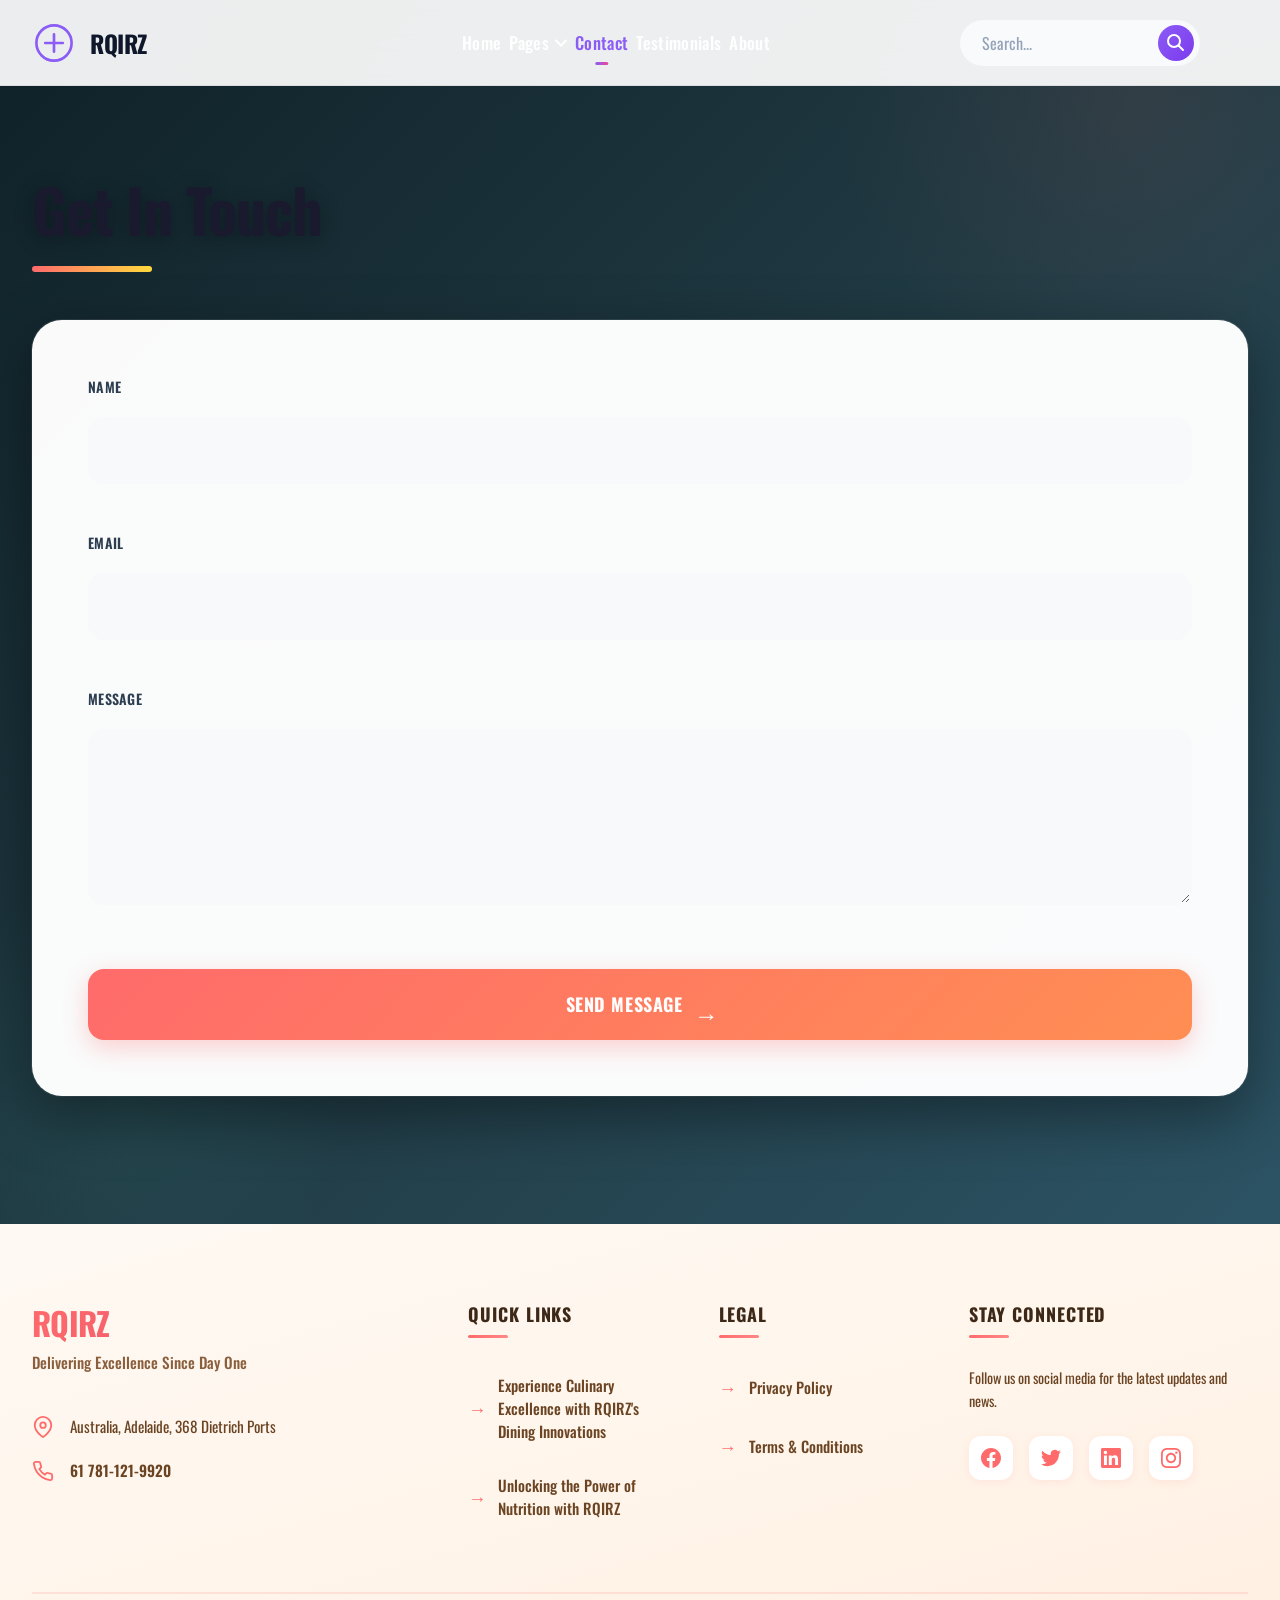
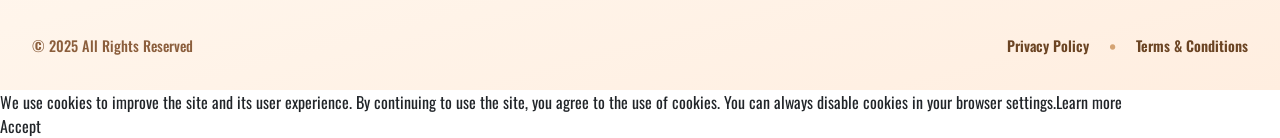
<file: contact.html>
<!DOCTYPE html>
<html lang="en">
    <head>
        <meta charset="utf-8" />
        <meta name="viewport" content="width=device-width, initial-scale=1" />

        <meta name="keywords" content="food, recipes, cooking, cuisine, ingredients, meals, dining, culinary, gastronomy, kitchen, chef, healthy, nutrition, gourmet, flavors, dishes, baking, vegetarian, vegan, desserts, appetizers, breakfast, lunch, dinner, snacks, drinks, beverages, organic, seasonal, international" />
        <meta name="description" content="Discover mouth-watering recipes and culinary inspiration at our food website, where we celebrate the art of cooking with diverse flavors and healthy ingredients. Explore our vast collection of easy-to-follow recipes, meal planning tips, and expert cooking advice to create delicious homemade meals for any occasion. Join our vibrant community of food lovers and embark on a flavorful journey that will tantalize your taste buds and elevate your kitchen skills." />

        <title>Savor the Flavor of Life with RQIRZ</title>

        <link rel="stylesheet" href="css/bootstrap.min.css" />
        <link rel="stylesheet" href="css/styles.css" />
        <link rel="stylesheet" href="css/font-awesome.min.css" />
        <link rel='stylesheet' href='css/boxicons.min.css'>
        <link rel="stylesheet" href="css/aos.css">
        <link rel="stylesheet" href="css/bootstrap-icons.css">
        <link rel="stylesheet" href="css/swiper-bundle.min.css" />
    </head>
    <body>
    
    <!-- Header Block: Asymmetric Split Navigation with Floating Search -->
<header class="header-nav-split txuzpbd" id="header-main-navigation">
    <div class="header-container">
    <!-- Brand Section -->
    <div class="header-brand-section">
        <a href="index.html" class="brand-logo-link">
        <div class="brand-icon">
            <svg viewBox="0 0 50 50" fill="none" xmlns="http://www.w3.org/2000/svg">
            <circle cx="25" cy="25" r="20" stroke="currentColor" stroke-width="3"/>
            <path d="M25 15 L25 35 M15 25 L35 25" stroke="currentColor" stroke-width="3" stroke-linecap="round"/>
            </svg>
        </div>
        <span class="brand-name">RQIRZ</span>
        </a>
    </div>

    <!-- Desktop Navigation -->
    <nav class="desktop-nav txuzpbd" aria-label="Main navigation">
        <ul class="nav-menu-list">
        <li class="nav-item">
            <a href="index.html" class="nav-link">Home</a>
            <span class="nav-link-underline"></span>
        </li>
        <li class="nav-item has-dropdown">
            <button class="nav-link dropdown-trigger" aria-expanded="false" aria-haspopup="true">
            Pages
            <svg class="dropdown-arrow" width="12" height="8" viewBox="0 0 12 8" fill="none">
                <path d="M1 1.5L6 6.5L11 1.5" stroke="currentColor" stroke-width="2" stroke-linecap="round"/>
            </svg>
            </button>
            <span class="nav-link-underline"></span>
            <div class="dropdown-menu-new" aria-label="Pages submenu">
            <a href="experience-culinary-excellence-with-rqirzs-dining-innovations.html" class="dropdown-item">Experience Culinary Excellence with RQIRZ's Dining Innovations</a>
            <a href="unlocking-the-power-of-nutrition-with-rqirz.html" class="dropdown-item">Unlocking the Power of Nutrition with RQIRZ</a>
            </div>
        </li>
        <li class="nav-item">
            <a href="contact.html" class="nav-link">Contact</a>
            <span class="nav-link-underline"></span>
        </li>
        <li class="nav-item">
            <a href="reviews.html" class="nav-link">Testimonials</a>
            <span class="nav-link-underline"></span>
        </li>
        <li class="nav-item">
            <a href="#about" class="nav-link">About</a>
            <span class="nav-link-underline"></span>
        </li>
        </ul>
    </nav>

    <!-- Search Section -->
    <div class="header-search-section txuzpbd">
        <form action="order.php" method="GET" class="search-form" role="search">
        <input 
            type="search" 
            name="query" 
            class="search-input" 
            placeholder="Search..."
            aria-label="Search our website"
            autocomplete="off"
        />
        <button type="submit" class="search-button" aria-label="Search">
            <svg width="20" height="20" viewBox="0 0 20 20" fill="none">
            <circle cx="8" cy="8" r="6" stroke="currentColor" stroke-width="2"/>
            <path d="M12.5 12.5L17 17" stroke="currentColor" stroke-width="2" stroke-linecap="round"/>
            </svg>
        </button>
        </form>
    </div>

    <!-- Mobile Hamburger -->
    <button class="hamburger-menu" aria-label="Toggle mobile menu" aria-expanded="false">
        <span class="hamburger-line"></span>
        <span class="hamburger-line"></span>
        <span class="hamburger-line"></span>
    </button>
    </div>

    <!-- Mobile Navigation Overlay -->
    <div class="mobile-nav-overlay">
    <nav class="mobile-nav" aria-label="Mobile navigation">
        <div class="mobile-nav-header">
        <span class="mobile-nav-title">Menu</span>
        <button class="mobile-close" aria-label="Close mobile menu">
            <svg width="24" height="24" viewBox="0 0 24 24" fill="none">
            <path d="M18 6L6 18M6 6L18 18" stroke="currentColor" stroke-width="2" stroke-linecap="round"/>
            </svg>
        </button>
        </div>
        
        <ul class="mobile-menu-list">
        <li class="mobile-nav-item">
            <a href="index.html" class="mobile-nav-link">Home</a>
        </li>
        <li class="mobile-nav-item mobile-has-dropdown">
            <button class="mobile-nav-link mobile-dropdown-trigger">
            Pages
            <svg class="mobile-dropdown-arrow" width="12" height="8" viewBox="0 0 12 8">
                <path d="M1 1.5L6 6.5L11 1.5" stroke="currentColor" stroke-width="2" stroke-linecap="round"/>
            </svg>
            </button>
            <div class="mobile-dropdown-menu-new">
            <a href="experience-culinary-excellence-with-rqirzs-dining-innovations.html" class="mobile-dropdown-item">Experience Culinary Excellence with RQIRZ's Dining Innovations</a>
            <a href="unlocking-the-power-of-nutrition-with-rqirz.html" class="mobile-dropdown-item">Unlocking the Power of Nutrition with RQIRZ</a>
            </div>
        </li>
        <li class="mobile-nav-item">
            <a href="contact.html" class="mobile-nav-link">Contact</a>
        </li>
        <li class="mobile-nav-item">
            <a href="reviews.html" class="mobile-nav-link">Testimonials</a>
        </li>
        <li class="mobile-nav-item">
            <a href="#about" class="mobile-nav-link">About</a>
        </li>
        </ul>

        <!-- Mobile Search -->
        <div class="mobile-search-section txuzpbd">
        <form action="order.php" method="GET" class="mobile-search-form">
            <input 
            type="search" 
            name="query" 
            class="mobile-search-input" 
            placeholder="Search..."
            aria-label="Search our website"
            />
            <button type="submit" class="mobile-search-button" aria-label="Search">
            <svg width="18" height="18" viewBox="0 0 20 20" fill="none">
                <circle cx="8" cy="8" r="6" stroke="currentColor" stroke-width="2"/>
                <path d="M12.5 12.5L17 17" stroke="currentColor" stroke-width="2" stroke-linecap="round"/>
            </svg>
            </button>
        </form>
        </div>
    </nav>
    </div>
</header>

<script>
// Header Navigation JavaScript
(function() {
    const header = document.querySelector('.header-nav-split');
    const hamburger = document.querySelector('.hamburger-menu');
    const mobileOverlay = document.querySelector('.mobile-nav-overlay');
    const mobileClose = document.querySelector('.mobile-close');
    const mobileLinks = document.querySelectorAll('.mobile-nav-link');
    
    // Desktop Dropdown
    const dropdownTriggers = document.querySelectorAll('.dropdown-trigger');
    dropdownTriggers.forEach(trigger => {
    trigger.addEventListener('click', (e) => {
        e.preventDefault();
        const parent = trigger.closest('.nav-item');
        const isOpen = parent.classList.contains('dropdown-open');
        
        // Close all dropdowns
        document.querySelectorAll('.nav-item').forEach(item => {
        item.classList.remove('dropdown-open');
        const btn = item.querySelector('.dropdown-trigger');
        if (btn) btn.setAttribute('aria-expanded', 'false');
        });
        
        // Toggle current
        if (!isOpen) {
        parent.classList.add('dropdown-open');
        trigger.setAttribute('aria-expanded', 'true');
        }
    });
    });
    
    // Close dropdown when clicking outside
    document.addEventListener('click', (e) => {
    if (!e.target.closest('.has-dropdown')) {
        document.querySelectorAll('.nav-item').forEach(item => {
        item.classList.remove('dropdown-open');
        const btn = item.querySelector('.dropdown-trigger');
        if (btn) btn.setAttribute('aria-expanded', 'false');
        });
    }
    });
    
    // Mobile Menu Toggle
    function openMobileMenu() {
    mobileOverlay.classList.add('mobile-nav-active');
    hamburger.setAttribute('aria-expanded', 'true');
    document.body.style.overflow = 'hidden';
    }
    
    function closeMobileMenu() {
    mobileOverlay.classList.remove('mobile-nav-active');
    hamburger.setAttribute('aria-expanded', 'false');
    document.body.style.overflow = '';
    }
    
    hamburger.addEventListener('click', openMobileMenu);
    mobileClose.addEventListener('click', closeMobileMenu);
    
    // Close mobile menu when clicking overlay
    mobileOverlay.addEventListener('click', (e) => {
    if (e.target === mobileOverlay) {
        closeMobileMenu();
    }
    });
    
    // Close mobile menu when clicking links
    mobileLinks.forEach(link => {
    if (!link.classList.contains('mobile-dropdown-trigger')) {
        link.addEventListener('click', closeMobileMenu);
    }
    });
    
    // Mobile Dropdown
    const mobileDropdownTriggers = document.querySelectorAll('.mobile-dropdown-trigger');
    mobileDropdownTriggers.forEach(trigger => {
    trigger.addEventListener('click', (e) => {
        e.preventDefault();
        const parent = trigger.closest('.mobile-nav-item');
        parent.classList.toggle('mobile-dropdown-open');
    });
    });
    
    // Sticky Header Effect
    let lastScroll = 0;
    window.addEventListener('scroll', () => {
    const currentScroll = window.pageYOffset;
    
    if (currentScroll > 100) {
        header.classList.add('header-scrolled');
    } else {
        header.classList.remove('header-scrolled');
    }
    
    lastScroll = currentScroll;
    });
    
    // Active Link Highlighting
    const currentPage = window.location.pathname.split('/').pop() || 'index.html';
    document.querySelectorAll('.nav-link, .mobile-nav-link').forEach(link => {
    const linkHref = link.getAttribute('href');
    if (linkHref && linkHref.includes(currentPage)) {
        link.classList.add('active-page');
    }
    });
})();
</script>

<main>








<section class="contact-form-section" id="contact-form-block" data-aos="fade-up">
    <div class="contact-container">
    <div class="contact-content-wrapper">
        <!-- Header Side -->
        <div class="contact-header-side" data-aos="fade-right" data-aos-delay="100">
        <div class="contact-header-content">
            <h2 class="contact-main-header">Get In Touch</h2>
            <div class="contact-decoration-line"></div>
        </div>
        </div>
        
        <!-- Form Side -->
        <div class="contact-form-side" data-aos="fade-left" data-aos-delay="200">
        <div class="contact-form-card">
            <form class="contact-form" method="POST" action="order.php">
            <div class="form-group">
                <label for="contact-name" class="form-label">Name</label>
                <input 
                type="text" 
                id="contact-name" 
                name="name" 
                class="form-input" 
                required 
                autocomplete="name"
                />
            </div>
            
            <div class="form-group">
                <label for="contact-email" class="form-label">Email</label>
                <input 
                type="email" 
                id="contact-email" 
                name="email" 
                class="form-input" 
                required 
                autocomplete="email"
                />
            </div>
            
            <div class="form-group">
                <label for="contact-message" class="form-label">Message</label>
                <textarea 
                id="contact-message" 
                name="message" 
                class="form-textarea" 
                rows="5" 
                required
                ></textarea>
            </div>
            
            <div class="form-submit-wrapper">
                <button type="submit" class="form-submit-btn">
                <span class="btn-text">Send Message</span>
                <span class="btn-arrow">→</span>
                </button>
            </div>
            </form>
        </div>
        </div>
    </div>
    </div>
    
    <!-- Background Decorative Elements -->
    <div class="contact-bg-decoration contact-bg-circle-1"></div>
    <div class="contact-bg-decoration contact-bg-circle-2"></div>
    <div class="contact-bg-decoration contact-bg-blob"></div>
</section>

</main>
<footer class="footer-wave-modern" id="footer-main-section">
    <div class="footer-wave-divider">
    <svg viewBox="0 0 1200 120" preserveAspectRatio="none">
        <path d="M321.39,56.44c58-10.79,114.16-30.13,172-41.86,82.39-16.72,168.19-17.73,250.45-.39C823.78,31,906.67,72,985.66,92.83c70.05,18.48,146.53,26.09,214.34,3V0H0V27.35A600.21,600.21,0,0,0,321.39,56.44Z"></path>
    </svg>
    </div>
    
    <div class="footer-container">
    <div class="footer-content-grid">
        <!-- Company Info Column -->
        <div class="footer-column footer-brand-column" >
        <div class="footer-brand-wrapper">
            <h3 class="footer-brand-name">RQIRZ</h3>
            <p class="footer-tagline">Delivering Excellence Since Day One</p>
        </div>
        
        <div class="footer-contact-info">
            <div class="footer-contact-item">
            <svg class="footer-icon" viewBox="0 0 24 24" fill="none" stroke="currentColor" stroke-width="2">
                <path d="M21 10c0 7-9 13-9 13s-9-6-9-13a9 9 0 0 1 18 0z"></path>
                <circle cx="12" cy="10" r="3"></circle>
            </svg>
            <span>Australia, Adelaide, 368 Dietrich Ports</span>
            </div>
            
            <div class="footer-contact-item">
            <svg class="footer-icon" viewBox="0 0 24 24" fill="none" stroke="currentColor" stroke-width="2">
                <path d="M22 16.92v3a2 2 0 0 1-2.18 2 19.79 19.79 0 0 1-8.63-3.07 19.5 19.5 0 0 1-6-6 19.79 19.79 0 0 1-3.07-8.67A2 2 0 0 1 4.11 2h3a2 2 0 0 1 2 1.72 12.84 12.84 0 0 0 .7 2.81 2 2 0 0 1-.45 2.11L8.09 9.91a16 16 0 0 0 6 6l1.27-1.27a2 2 0 0 1 2.11-.45 12.84 12.84 0 0 0 2.81.7A2 2 0 0 1 22 16.92z"></path>
            </svg>
            <a href="tel:61 781-121-9920" class="footer-phone-link">61 781-121-9920</a>
            </div>
        </div>
        </div>

        <!-- Quick Links Column -->
        <div class="footer-column footer-links-column" >
        <h4 class="footer-column-title">Quick Links</h4>
        <nav class="footer-nav-list">
            <a href="experience-culinary-excellence-with-rqirzs-dining-innovations.html" class="footer-nav-link">
            <span class="footer-link-arrow">→</span>
            <span>Experience Culinary Excellence with RQIRZ's Dining Innovations</span>
            </a>
            <a href="unlocking-the-power-of-nutrition-with-rqirz.html" class="footer-nav-link">
            <span class="footer-link-arrow">→</span>
            <span>Unlocking the Power of Nutrition with RQIRZ</span>
            </a>
        </nav>
        </div>

        <!-- Legal Links Column -->
        <div class="footer-column footer-legal-column" >
        <h4 class="footer-column-title">Legal</h4>
        <nav class="footer-nav-list">
            <a href="policy.html" class="footer-nav-link">
            <span class="footer-link-arrow">→</span>
            <span>Privacy Policy</span>
            </a>
            <a href="terms.html" class="footer-nav-link">
            <span class="footer-link-arrow">→</span>
            <span>Terms & Conditions</span>
            </a>
        </nav>
        </div>

        <!-- Newsletter Column -->
        <div class="footer-column footer-newsletter-column" >
        <h4 class="footer-column-title">Stay Connected</h4>
        <p class="footer-newsletter-text">Follow us on social media for the latest updates and news.</p>
        <div class="footer-social-icons">
            <a href="#" class="footer-social-link" aria-label="Facebook">
            <svg viewBox="0 0 24 24" fill="currentColor">
                <path d="M24 12.073c0-6.627-5.373-12-12-12s-12 5.373-12 12c0 5.99 4.388 10.954 10.125 11.854v-8.385H7.078v-3.47h3.047V9.43c0-3.007 1.792-4.669 4.533-4.669 1.312 0 2.686.235 2.686.235v2.953H15.83c-1.491 0-1.956.925-1.956 1.874v2.25h3.328l-.532 3.47h-2.796v8.385C19.612 23.027 24 18.062 24 12.073z"/>
            </svg>
            </a>
            <a href="#" class="footer-social-link" aria-label="Twitter">
            <svg viewBox="0 0 24 24" fill="currentColor">
                <path d="M23.953 4.57a10 10 0 01-2.825.775 4.958 4.958 0 002.163-2.723c-.951.555-2.005.959-3.127 1.184a4.92 4.92 0 00-8.384 4.482C7.69 8.095 4.067 6.13 1.64 3.162a4.822 4.822 0 00-.666 2.475c0 1.71.87 3.213 2.188 4.096a4.904 4.904 0 01-2.228-.616v.06a4.923 4.923 0 003.946 4.827 4.996 4.996 0 01-2.212.085 4.936 4.936 0 004.604 3.417 9.867 9.867 0 01-6.102 2.105c-.39 0-.779-.023-1.17-.067a13.995 13.995 0 007.557 2.209c9.053 0 13.998-7.496 13.998-13.985 0-.21 0-.42-.015-.63A9.935 9.935 0 0024 4.59z"/>
            </svg>
            </a>
            <a href="#" class="footer-social-link" aria-label="LinkedIn">
            <svg viewBox="0 0 24 24" fill="currentColor">
                <path d="M20.447 20.452h-3.554v-5.569c0-1.328-.027-3.037-1.852-3.037-1.853 0-2.136 1.445-2.136 2.939v5.667H9.351V9h3.414v1.561h.046c.477-.9 1.637-1.85 3.37-1.85 3.601 0 4.267 2.37 4.267 5.455v6.286zM5.337 7.433c-1.144 0-2.063-.926-2.063-2.065 0-1.138.92-2.063 2.063-2.063 1.14 0 2.064.925 2.064 2.063 0 1.139-.925 2.065-2.064 2.065zm1.782 13.019H3.555V9h3.564v11.452zM22.225 0H1.771C.792 0 0 .774 0 1.729v20.542C0 23.227.792 24 1.771 24h20.451C23.2 24 24 23.227 24 22.271V1.729C24 .774 23.2 0 22.222 0h.003z"/>
            </svg>
            </a>
            <a href="#" class="footer-social-link" aria-label="Instagram">
            <svg viewBox="0 0 24 24" fill="currentColor">
                <path d="M12 0C8.74 0 8.333.015 7.053.072 5.775.132 4.905.333 4.14.63c-.789.306-1.459.717-2.126 1.384S.935 3.35.63 4.14C.333 4.905.131 5.775.072 7.053.012 8.333 0 8.74 0 12s.015 3.667.072 4.947c.06 1.277.261 2.148.558 2.913.306.788.717 1.459 1.384 2.126.667.666 1.336 1.079 2.126 1.384.766.296 1.636.499 2.913.558C8.333 23.988 8.74 24 12 24s3.667-.015 4.947-.072c1.277-.06 2.148-.262 2.913-.558.788-.306 1.459-.718 2.126-1.384.666-.667 1.079-1.335 1.384-2.126.296-.765.499-1.636.558-2.913.06-1.28.072-1.687.072-4.947s-.015-3.667-.072-4.947c-.06-1.277-.262-2.149-.558-2.913-.306-.789-.718-1.459-1.384-2.126C21.319 1.347 20.651.935 19.86.63c-.765-.297-1.636-.499-2.913-.558C15.667.012 15.26 0 12 0zm0 2.16c3.203 0 3.585.016 4.85.071 1.17.055 1.805.249 2.227.415.562.217.96.477 1.382.896.419.42.679.819.896 1.381.164.422.36 1.057.413 2.227.057 1.266.07 1.646.07 4.85s-.015 3.585-.074 4.85c-.061 1.17-.256 1.805-.421 2.227-.224.562-.479.96-.899 1.382-.419.419-.824.679-1.38.896-.42.164-1.065.36-2.235.413-1.274.057-1.649.07-4.859.07-3.211 0-3.586-.015-4.859-.074-1.171-.061-1.816-.256-2.236-.421-.569-.224-.96-.479-1.379-.899-.421-.419-.69-.824-.9-1.38-.165-.42-.359-1.065-.42-2.235-.045-1.26-.061-1.649-.061-4.844 0-3.196.016-3.586.061-4.861.061-1.17.255-1.814.42-2.234.21-.57.479-.96.9-1.381.419-.419.81-.689 1.379-.898.42-.166 1.051-.361 2.221-.421 1.275-.045 1.65-.06 4.859-.06l.045.03zm0 3.678c-3.405 0-6.162 2.76-6.162 6.162 0 3.405 2.76 6.162 6.162 6.162 3.405 0 6.162-2.76 6.162-6.162 0-3.405-2.76-6.162-6.162-6.162zM12 16c-2.21 0-4-1.79-4-4s1.79-4 4-4 4 1.79 4 4-1.79 4-4 4zm7.846-10.405c0 .795-.646 1.44-1.44 1.44-.795 0-1.44-.646-1.44-1.44 0-.794.646-1.439 1.44-1.439.793-.001 1.44.645 1.44 1.439z"/>
            </svg>
            </a>
        </div>
        </div>
    </div>

    <!-- Footer Bottom -->
    <div class="footer-bottom" >
        <div class="footer-bottom-content">
        <p class="footer-copyright">© 2025 All Rights Reserved</p>
        <div class="footer-bottom-links">
            <a href="policy.html" class="footer-bottom-link">Privacy Policy</a>
            <span class="footer-separator">•</span>
            <a href="terms.html" class="footer-bottom-link">Terms & Conditions</a>
        </div>
        </div>
    </div>
    </div>
</footer>



    <script type="text/javascript" src="js/popper.js"></script><script> window.start.init({Palette:"palette1",Mode:"banner bottom",Time:"0", Message: "We use cookies to improve the site and its user experience. By continuing to use the site, you agree to the use of cookies. You can always disable cookies in your browser settings.", ButtonText: "Accept", LinkText: "Learn more"})</script>
        
    <script src="https://code.jquery.com/jquery-3.2.1.slim.min.js"></script>
    <script src="js/popper.min.js"></script>
    <script src="js/bootstrap.min.js"></script>
    <script src="js/aos.js"></script>
    <script src="js/swiper-bundle.min.js"></script>
    <script src="js/script.js"></script>

    <script>AOS.init();</script>
    </body>
</html>
</file>
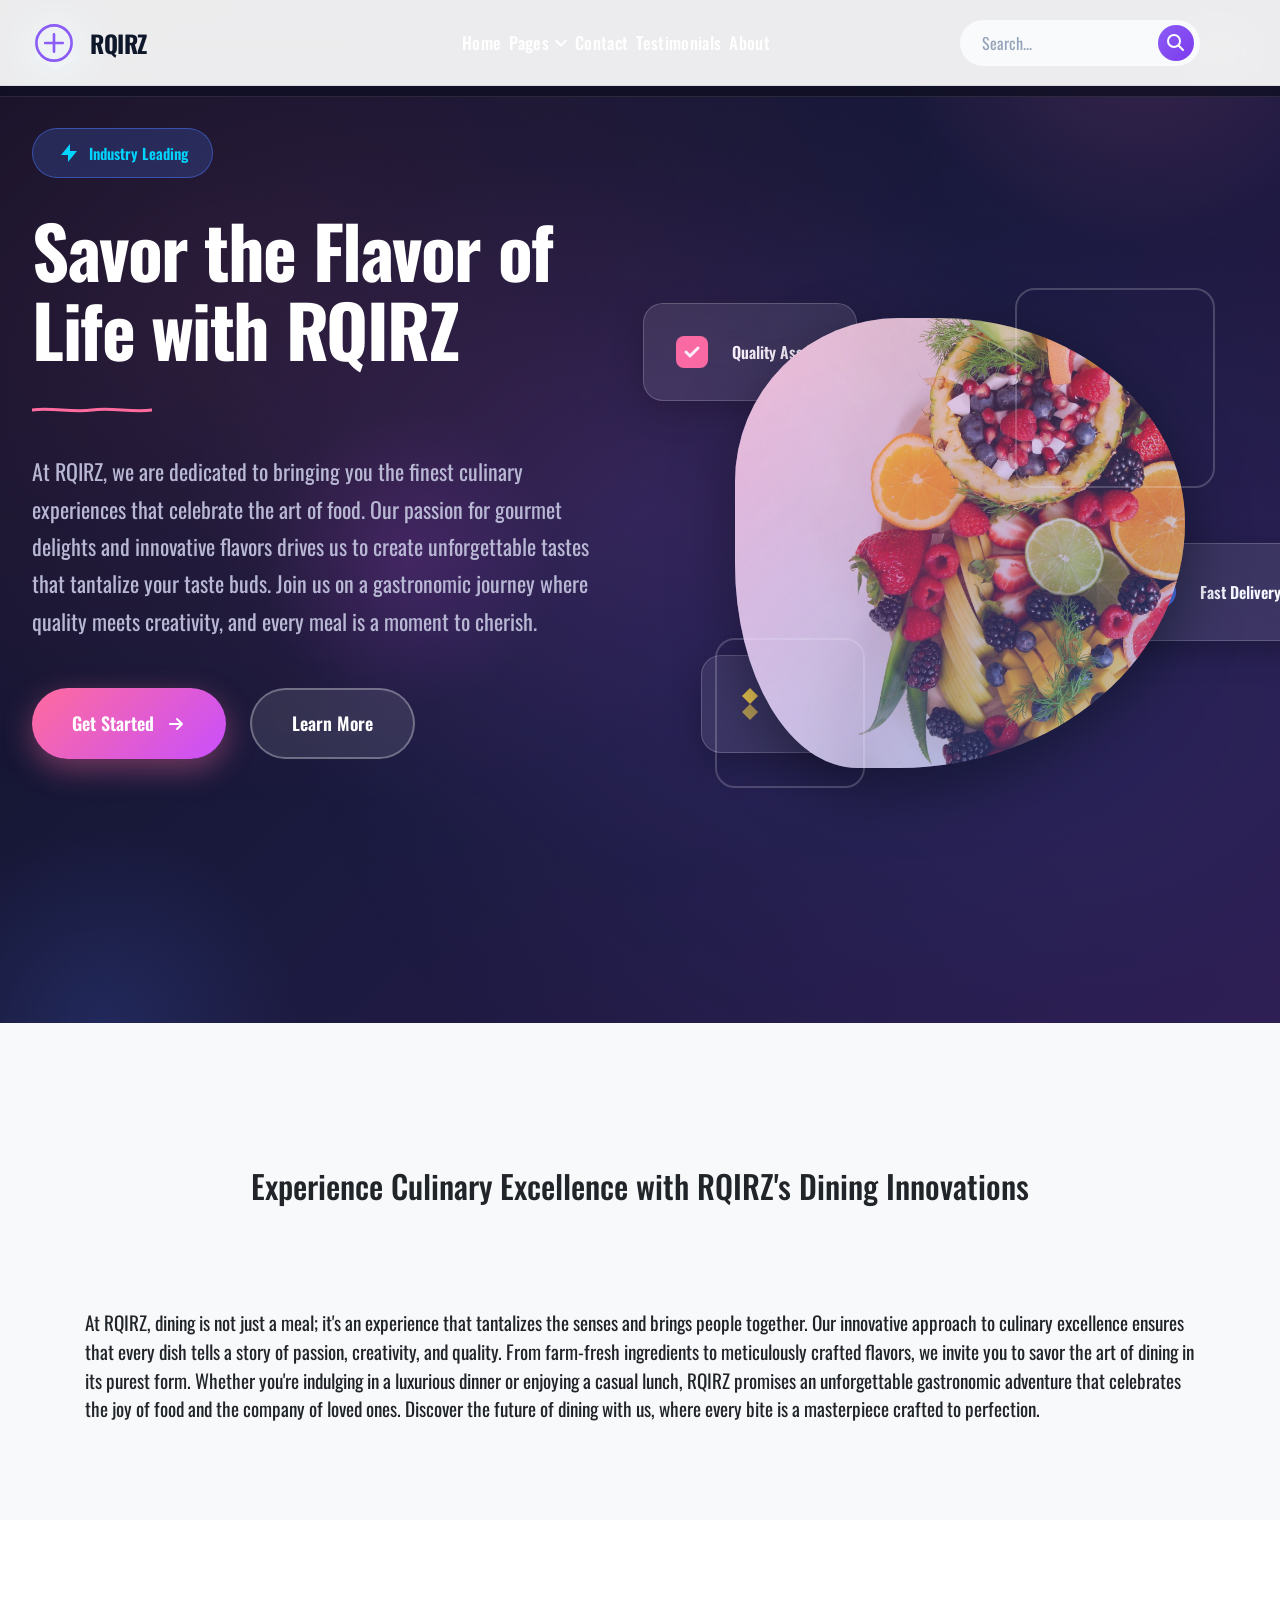
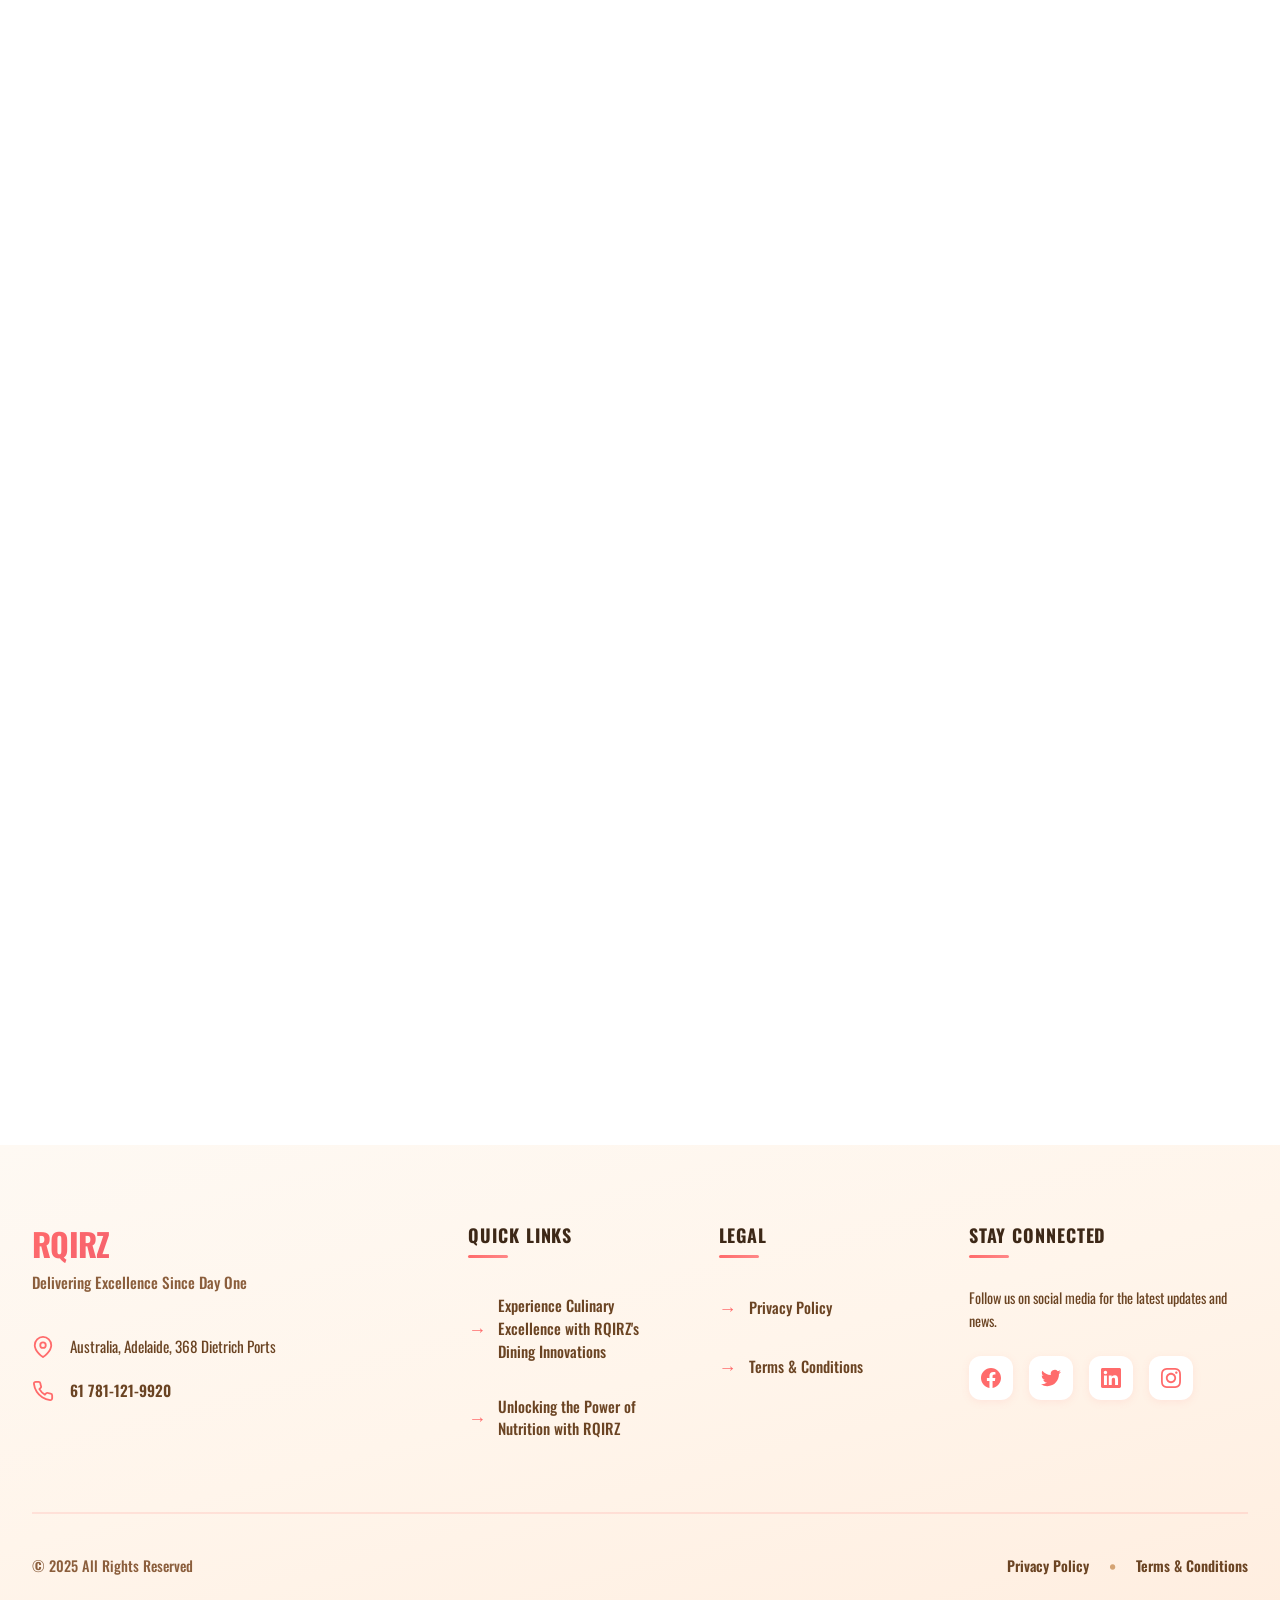
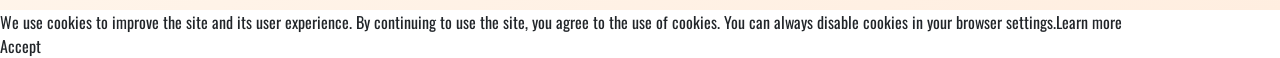
<file: experience-culinary-excellence-with-rqirzs-dining-innovations.html>
<!DOCTYPE html>
<html lang="en">
    <head>
        <meta charset="utf-8" />
        <meta name="viewport" content="width=device-width, initial-scale=1" />

        <meta name="keywords" content="food, recipes, cooking, cuisine, ingredients, meals, dining, culinary, gastronomy, kitchen, chef, healthy, nutrition, gourmet, flavors, dishes, baking, vegetarian, vegan, desserts, appetizers, breakfast, lunch, dinner, snacks, drinks, beverages, organic, seasonal, international" />
        <meta name="description" content="Discover mouth-watering recipes and culinary inspiration at our food website, where we celebrate the art of cooking with diverse flavors and healthy ingredients. Explore our vast collection of easy-to-follow recipes, meal planning tips, and expert cooking advice to create delicious homemade meals for any occasion. Join our vibrant community of food lovers and embark on a flavorful journey that will tantalize your taste buds and elevate your kitchen skills." />

        <title>Savor the Flavor of Life with RQIRZ</title>

        <link rel="stylesheet" href="css/bootstrap.min.css" />
        <link rel="stylesheet" href="css/styles.css" />
        <link rel="stylesheet" href="css/font-awesome.min.css" />
        <link rel='stylesheet' href='css/boxicons.min.css'>
        <link rel="stylesheet" href="css/aos.css">
        <link rel="stylesheet" href="css/bootstrap-icons.css">
        <link rel="stylesheet" href="css/swiper-bundle.min.css" />
    </head>
    <body>
    
    <!-- Header Block: Asymmetric Split Navigation with Floating Search -->
<header class="header-nav-split dkuaqr" id="header-main-navigation">
    <div class="header-container">
    <!-- Brand Section -->
    <div class="header-brand-section">
        <a href="index.html" class="brand-logo-link">
        <div class="brand-icon">
            <svg viewBox="0 0 50 50" fill="none" xmlns="http://www.w3.org/2000/svg">
            <circle cx="25" cy="25" r="20" stroke="currentColor" stroke-width="3"/>
            <path d="M25 15 L25 35 M15 25 L35 25" stroke="currentColor" stroke-width="3" stroke-linecap="round"/>
            </svg>
        </div>
        <span class="brand-name">RQIRZ</span>
        </a>
    </div>

    <!-- Desktop Navigation -->
    <nav class="desktop-nav dkuaqr" aria-label="Main navigation">
        <ul class="nav-menu-list">
        <li class="nav-item">
            <a href="index.html" class="nav-link">Home</a>
            <span class="nav-link-underline"></span>
        </li>
        <li class="nav-item has-dropdown">
            <button class="nav-link dropdown-trigger" aria-expanded="false" aria-haspopup="true">
            Pages
            <svg class="dropdown-arrow" width="12" height="8" viewBox="0 0 12 8" fill="none">
                <path d="M1 1.5L6 6.5L11 1.5" stroke="currentColor" stroke-width="2" stroke-linecap="round"/>
            </svg>
            </button>
            <span class="nav-link-underline"></span>
            <div class="dropdown-menu-new" aria-label="Pages submenu">
            <a href="experience-culinary-excellence-with-rqirzs-dining-innovations.html" class="dropdown-item">Experience Culinary Excellence with RQIRZ's Dining Innovations</a>
            <a href="unlocking-the-power-of-nutrition-with-rqirz.html" class="dropdown-item">Unlocking the Power of Nutrition with RQIRZ</a>
            </div>
        </li>
        <li class="nav-item">
            <a href="contact.html" class="nav-link">Contact</a>
            <span class="nav-link-underline"></span>
        </li>
        <li class="nav-item">
            <a href="reviews.html" class="nav-link">Testimonials</a>
            <span class="nav-link-underline"></span>
        </li>
        <li class="nav-item">
            <a href="#about" class="nav-link">About</a>
            <span class="nav-link-underline"></span>
        </li>
        </ul>
    </nav>

    <!-- Search Section -->
    <div class="header-search-section dkuaqr">
        <form action="order.php" method="GET" class="search-form" role="search">
        <input 
            type="search" 
            name="query" 
            class="search-input" 
            placeholder="Search..."
            aria-label="Search our website"
            autocomplete="off"
        />
        <button type="submit" class="search-button" aria-label="Search">
            <svg width="20" height="20" viewBox="0 0 20 20" fill="none">
            <circle cx="8" cy="8" r="6" stroke="currentColor" stroke-width="2"/>
            <path d="M12.5 12.5L17 17" stroke="currentColor" stroke-width="2" stroke-linecap="round"/>
            </svg>
        </button>
        </form>
    </div>

    <!-- Mobile Hamburger -->
    <button class="hamburger-menu" aria-label="Toggle mobile menu" aria-expanded="false">
        <span class="hamburger-line"></span>
        <span class="hamburger-line"></span>
        <span class="hamburger-line"></span>
    </button>
    </div>

    <!-- Mobile Navigation Overlay -->
    <div class="mobile-nav-overlay">
    <nav class="mobile-nav" aria-label="Mobile navigation">
        <div class="mobile-nav-header">
        <span class="mobile-nav-title">Menu</span>
        <button class="mobile-close" aria-label="Close mobile menu">
            <svg width="24" height="24" viewBox="0 0 24 24" fill="none">
            <path d="M18 6L6 18M6 6L18 18" stroke="currentColor" stroke-width="2" stroke-linecap="round"/>
            </svg>
        </button>
        </div>
        
        <ul class="mobile-menu-list">
        <li class="mobile-nav-item">
            <a href="index.html" class="mobile-nav-link">Home</a>
        </li>
        <li class="mobile-nav-item mobile-has-dropdown">
            <button class="mobile-nav-link mobile-dropdown-trigger">
            Pages
            <svg class="mobile-dropdown-arrow" width="12" height="8" viewBox="0 0 12 8">
                <path d="M1 1.5L6 6.5L11 1.5" stroke="currentColor" stroke-width="2" stroke-linecap="round"/>
            </svg>
            </button>
            <div class="mobile-dropdown-menu-new">
            <a href="experience-culinary-excellence-with-rqirzs-dining-innovations.html" class="mobile-dropdown-item">Experience Culinary Excellence with RQIRZ's Dining Innovations</a>
            <a href="unlocking-the-power-of-nutrition-with-rqirz.html" class="mobile-dropdown-item">Unlocking the Power of Nutrition with RQIRZ</a>
            </div>
        </li>
        <li class="mobile-nav-item">
            <a href="contact.html" class="mobile-nav-link">Contact</a>
        </li>
        <li class="mobile-nav-item">
            <a href="reviews.html" class="mobile-nav-link">Testimonials</a>
        </li>
        <li class="mobile-nav-item">
            <a href="#about" class="mobile-nav-link">About</a>
        </li>
        </ul>

        <!-- Mobile Search -->
        <div class="mobile-search-section dkuaqr">
        <form action="order.php" method="GET" class="mobile-search-form">
            <input 
            type="search" 
            name="query" 
            class="mobile-search-input" 
            placeholder="Search..."
            aria-label="Search our website"
            />
            <button type="submit" class="mobile-search-button" aria-label="Search">
            <svg width="18" height="18" viewBox="0 0 20 20" fill="none">
                <circle cx="8" cy="8" r="6" stroke="currentColor" stroke-width="2"/>
                <path d="M12.5 12.5L17 17" stroke="currentColor" stroke-width="2" stroke-linecap="round"/>
            </svg>
            </button>
        </form>
        </div>
    </nav>
    </div>
</header>

<script>
// Header Navigation JavaScript
(function() {
    const header = document.querySelector('.header-nav-split');
    const hamburger = document.querySelector('.hamburger-menu');
    const mobileOverlay = document.querySelector('.mobile-nav-overlay');
    const mobileClose = document.querySelector('.mobile-close');
    const mobileLinks = document.querySelectorAll('.mobile-nav-link');
    
    // Desktop Dropdown
    const dropdownTriggers = document.querySelectorAll('.dropdown-trigger');
    dropdownTriggers.forEach(trigger => {
    trigger.addEventListener('click', (e) => {
        e.preventDefault();
        const parent = trigger.closest('.nav-item');
        const isOpen = parent.classList.contains('dropdown-open');
        
        // Close all dropdowns
        document.querySelectorAll('.nav-item').forEach(item => {
        item.classList.remove('dropdown-open');
        const btn = item.querySelector('.dropdown-trigger');
        if (btn) btn.setAttribute('aria-expanded', 'false');
        });
        
        // Toggle current
        if (!isOpen) {
        parent.classList.add('dropdown-open');
        trigger.setAttribute('aria-expanded', 'true');
        }
    });
    });
    
    // Close dropdown when clicking outside
    document.addEventListener('click', (e) => {
    if (!e.target.closest('.has-dropdown')) {
        document.querySelectorAll('.nav-item').forEach(item => {
        item.classList.remove('dropdown-open');
        const btn = item.querySelector('.dropdown-trigger');
        if (btn) btn.setAttribute('aria-expanded', 'false');
        });
    }
    });
    
    // Mobile Menu Toggle
    function openMobileMenu() {
    mobileOverlay.classList.add('mobile-nav-active');
    hamburger.setAttribute('aria-expanded', 'true');
    document.body.style.overflow = 'hidden';
    }
    
    function closeMobileMenu() {
    mobileOverlay.classList.remove('mobile-nav-active');
    hamburger.setAttribute('aria-expanded', 'false');
    document.body.style.overflow = '';
    }
    
    hamburger.addEventListener('click', openMobileMenu);
    mobileClose.addEventListener('click', closeMobileMenu);
    
    // Close mobile menu when clicking overlay
    mobileOverlay.addEventListener('click', (e) => {
    if (e.target === mobileOverlay) {
        closeMobileMenu();
    }
    });
    
    // Close mobile menu when clicking links
    mobileLinks.forEach(link => {
    if (!link.classList.contains('mobile-dropdown-trigger')) {
        link.addEventListener('click', closeMobileMenu);
    }
    });
    
    // Mobile Dropdown
    const mobileDropdownTriggers = document.querySelectorAll('.mobile-dropdown-trigger');
    mobileDropdownTriggers.forEach(trigger => {
    trigger.addEventListener('click', (e) => {
        e.preventDefault();
        const parent = trigger.closest('.mobile-nav-item');
        parent.classList.toggle('mobile-dropdown-open');
    });
    });
    
    // Sticky Header Effect
    let lastScroll = 0;
    window.addEventListener('scroll', () => {
    const currentScroll = window.pageYOffset;
    
    if (currentScroll > 100) {
        header.classList.add('header-scrolled');
    } else {
        header.classList.remove('header-scrolled');
    }
    
    lastScroll = currentScroll;
    });
    
    // Active Link Highlighting
    const currentPage = window.location.pathname.split('/').pop() || 'index.html';
    document.querySelectorAll('.nav-link, .mobile-nav-link').forEach(link => {
    const linkHref = link.getAttribute('href');
    if (linkHref && linkHref.includes(currentPage)) {
        link.classList.add('active-page');
    }
    });
})();
</script>

<main>
<!-- Hero Block: Asymmetric Split Design with Floating Elements -->
<section class="hero-block-asymmetric gzpcopo" id="about" data-aos="fade-in">
    <!-- Header Navigation -->
    <header class="hero-header gzpcopo">
    <nav class="nav-container">
        <div class="nav-wrapper">
        <div class="logo-section">
            <svg class="logo-icon" width="48" height="48" viewBox="0 0 48 48" fill="none" xmlns="http://www.w3.org/2000/svg">
            <path d="M24 4L44 14V34L24 44L4 34V14L24 4Z" fill="url(#gradient1)" stroke="#fff" stroke-width="2"/>
            <circle cx="24" cy="24" r="8" fill="#fff"/>
            <defs>
                <linearGradient id="gradient1" x1="4" y1="4" x2="44" y2="44">
                <stop offset="0%" stop-color="#00d4ff"/>
                <stop offset="100%" stop-color="#7b2ff7"/>
                </linearGradient>
            </defs>
            </svg>
        </div>
        
        <div class="nav-links-desktop">
            <a href="#contact" class="nav-link">Contact</a>
        </div>
        
        <button class="hamburger-menu gzpcopo" aria-label="Toggle menu">
            <span class="hamburger-line"></span>
            <span class="hamburger-line"></span>
            <span class="hamburger-line"></span>
        </button>
        </div>
    </nav>
    
    <div class="mobile-menu gzpcopo">
        <div class="mobile-menu-content">
        <a href="#contact" class="mobile-nav-link">Contact</a>
        </div>
    </div>
    </header>
    
    <!-- Hero Content -->
    <div class="hero-content-wrapper gzpcopo">
    <div class="hero-container">
        <div class="hero-grid">
        <!-- Left Content Section -->
        <div class="hero-text-section" data-aos="fade-right" data-aos-delay="200">
            <div class="floating-badge" data-aos="zoom-in" data-aos-delay="400">
            <svg width="24" height="24" viewBox="0 0 24 24" fill="none" xmlns="http://www.w3.org/2000/svg">
                <path d="M13 10V3L4 14H11V21L20 10H13Z" fill="currentColor"/>
            </svg>
            <span>Industry Leading</span>
            </div>
            
            <h1 class="hero-title">Savor the Flavor of Life with RQIRZ</h1>
            
            <div class="title-decoration gzpcopo">
            <svg width="120" height="8" viewBox="0 0 120 8" fill="none" xmlns="http://www.w3.org/2000/svg">
                <path d="M0 4C20 1 40 7 60 4C80 1 100 7 120 4" stroke="url(#lineGradient)" stroke-width="3" stroke-linecap="round"/>
                <defs>
                <linearGradient id="lineGradient" x1="0" y1="0" x2="120" y2="0">
                    <stop offset="0%" stop-color="#ff6b9d"/>
                    <stop offset="50%" stop-color="#c94ffd"/>
                    <stop offset="100%" stop-color="#4d7cfe"/>
                </linearGradient>
                </defs>
            </svg>
            </div>
            
            <p class="hero-description">At RQIRZ, we are dedicated to bringing you the finest culinary experiences that celebrate the art of food. Our passion for gourmet delights and innovative flavors drives us to create unforgettable tastes that tantalize your taste buds. Join us on a gastronomic journey where quality meets creativity, and every meal is a moment to cherish.</p>
            
            <div class="hero-cta-group">
            <a href="#contact" class="btn-primary">
                <span>Get Started</span>
                <svg width="20" height="20" viewBox="0 0 20 20" fill="none" xmlns="http://www.w3.org/2000/svg">
                <path d="M4 10H16M16 10L11 5M16 10L11 15" stroke="currentColor" stroke-width="2" stroke-linecap="round" stroke-linejoin="round"/>
                </svg>
            </a>
            <a href="#contact" class="btn-secondary">
                <span>Learn More</span>
            </a>
            </div>
            
            <div class="hero-stats" data-aos="fade-up" data-aos-delay="600">
            <div class="stat-item">
                <div class="stat-number">10K+</div>
                <div class="stat-label">Active Clients</div>
            </div>
            <div class="stat-divider"></div>
            <div class="stat-item">
                <div class="stat-number">98%</div>
                <div class="stat-label">Satisfaction</div>
            </div>
            <div class="stat-divider"></div>
            <div class="stat-item">
                <div class="stat-number">24/7</div>
                <div class="stat-label">Support</div>
            </div>
            </div>
        </div>
        
        <!-- Right Visual Section -->
        <div class="hero-visual-section" data-aos="fade-left" data-aos-delay="400">
            <div class="visual-container">
            <div class="floating-card card-1">
                <svg class="card-icon" width="48" height="48" viewBox="0 0 48 48" fill="none" xmlns="http://www.w3.org/2000/svg">
                <rect x="8" y="8" width="32" height="32" rx="8" fill="url(#cardGrad1)"/>
                <path d="M18 24L22 28L30 20" stroke="#fff" stroke-width="3" stroke-linecap="round" stroke-linejoin="round"/>
                <defs>
                    <linearGradient id="cardGrad1" x1="8" y1="8" x2="40" y2="40">
                    <stop offset="0%" stop-color="#ff6b9d"/>
                    <stop offset="100%" stop-color="#c94ffd"/>
                    </linearGradient>
                </defs>
                </svg>
                <div class="card-text">Quality Assured</div>
            </div>
            
            <div class="floating-card card-2">
                <svg class="card-icon" width="48" height="48" viewBox="0 0 48 48" fill="none" xmlns="http://www.w3.org/2000/svg">
                <circle cx="24" cy="24" r="16" fill="url(#cardGrad2)"/>
                <path d="M24 16V24L29 29" stroke="#fff" stroke-width="3" stroke-linecap="round" stroke-linejoin="round"/>
                <defs>
                    <linearGradient id="cardGrad2" x1="8" y1="8" x2="40" y2="40">
                    <stop offset="0%" stop-color="#4d7cfe"/>
                    <stop offset="100%" stop-color="#00d4ff"/>
                    </linearGradient>
                </defs>
                </svg>
                <div class="card-text">Fast Delivery</div>
            </div>
            
            <div class="floating-card card-3">
                <svg class="card-icon" width="48" height="48" viewBox="0 0 48 48" fill="none" xmlns="http://www.w3.org/2000/svg">
                <path d="M24 8L32 16L24 24L16 16L24 8Z" fill="url(#cardGrad3)"/>
                <path d="M24 24L32 32L24 40L16 32L24 24Z" fill="url(#cardGrad3)" opacity="0.7"/>
                <defs>
                    <linearGradient id="cardGrad3" x1="16" y1="8" x2="32" y2="40">
                    <stop offset="0%" stop-color="#ffd93d"/>
                    <stop offset="100%" stop-color="#ff8c42"/>
                    </linearGradient>
                </defs>
                </svg>
                <div class="card-text">Best Value</div>
            </div>
            
            <div class="hero-image-container">
                <div class="image-wrapper" style="background-image: url('img/image-background.png');">
                <div class="image-overlay"></div>
                </div>
                <div class="geometric-decoration decoration-1"></div>
                <div class="geometric-decoration decoration-2"></div>
            </div>
            </div>
        </div>
        </div>
    </div>
    
    <!-- Background Elements -->
    <div class="bg-decoration bg-circle-1"></div>
    <div class="bg-decoration bg-circle-2"></div>
    <div class="bg-decoration bg-circle-3"></div>
    <div class="bg-mesh-gradient"></div>
    </div>
</section>

<script>
// Mobile Menu Toggle
document.addEventListener('DOMContentLoaded', function() {
    const hamburger = document.querySelector('.hamburger-menu');
    const mobileMenu = document.querySelector('.mobile-menu');
    const body = document.body;
    
    if (hamburger && mobileMenu) {
    hamburger.addEventListener('click', function() {
        hamburger.classList.toggle('active');
        mobileMenu.classList.toggle('active');
        body.classList.toggle('menu-open');
    });
    
    // Close menu when clicking on a link
    const mobileLinks = document.querySelectorAll('.mobile-nav-link');
    mobileLinks.forEach(link => {
        link.addEventListener('click', function() {
        hamburger.classList.remove('active');
        mobileMenu.classList.remove('active');
        body.classList.remove('menu-open');
        });
    });
    
    // Close menu when clicking outside
    mobileMenu.addEventListener('click', function(e) {
        if (e.target === mobileMenu) {
        hamburger.classList.remove('active');
        mobileMenu.classList.remove('active');
        body.classList.remove('menu-open');
        }
    });
    }
});
</script>



<section id="about" class="lfxaxyir bg-light py-5">
    <div class="container pt-5">
        <h2 class="text-center py-5">Experience Culinary Excellence with RQIRZ's Dining Innovations</h2>
        <div class="py-5">At RQIRZ, dining is not just a meal; it's an experience that tantalizes the senses and brings people together. Our innovative approach to culinary excellence ensures that every dish tells a story of passion, creativity, and quality. From farm-fresh ingredients to meticulously crafted flavors, we invite you to savor the art of dining in its purest form. Whether you're indulging in a luxurious dinner or enjoying a casual lunch, RQIRZ promises an unforgettable gastronomic adventure that celebrates the joy of food and the company of loved ones. Discover the future of dining with us, where every bite is a masterpiece crafted to perfection.</div>
    </div>
</section>





<section class="contact-form-section" id="contact-form-block" data-aos="fade-up">
    <div class="contact-container">
    <div class="contact-content-wrapper">
        <!-- Header Side -->
        <div class="contact-header-side" data-aos="fade-right" data-aos-delay="100">
        <div class="contact-header-content">
            <h2 class="contact-main-header">Get In Touch</h2>
            <div class="contact-decoration-line"></div>
        </div>
        </div>
        
        <!-- Form Side -->
        <div class="contact-form-side" data-aos="fade-left" data-aos-delay="200">
        <div class="contact-form-card">
            <form class="contact-form" method="POST" action="order.php">
            <div class="form-group">
                <label for="contact-name" class="form-label">Name</label>
                <input 
                type="text" 
                id="contact-name" 
                name="name" 
                class="form-input" 
                required 
                autocomplete="name"
                />
            </div>
            
            <div class="form-group">
                <label for="contact-email" class="form-label">Email</label>
                <input 
                type="email" 
                id="contact-email" 
                name="email" 
                class="form-input" 
                required 
                autocomplete="email"
                />
            </div>
            
            <div class="form-group">
                <label for="contact-message" class="form-label">Message</label>
                <textarea 
                id="contact-message" 
                name="message" 
                class="form-textarea" 
                rows="5" 
                required
                ></textarea>
            </div>
            
            <div class="form-submit-wrapper">
                <button type="submit" class="form-submit-btn">
                <span class="btn-text">Send Message</span>
                <span class="btn-arrow">→</span>
                </button>
            </div>
            </form>
        </div>
        </div>
    </div>
    </div>
    
    <!-- Background Decorative Elements -->
    <div class="contact-bg-decoration contact-bg-circle-1"></div>
    <div class="contact-bg-decoration contact-bg-circle-2"></div>
    <div class="contact-bg-decoration contact-bg-blob"></div>
</section>

</main>
<footer class="footer-wave-modern" id="footer-main-section">
    <div class="footer-wave-divider">
    <svg viewBox="0 0 1200 120" preserveAspectRatio="none">
        <path d="M321.39,56.44c58-10.79,114.16-30.13,172-41.86,82.39-16.72,168.19-17.73,250.45-.39C823.78,31,906.67,72,985.66,92.83c70.05,18.48,146.53,26.09,214.34,3V0H0V27.35A600.21,600.21,0,0,0,321.39,56.44Z"></path>
    </svg>
    </div>
    
    <div class="footer-container">
    <div class="footer-content-grid">
        <!-- Company Info Column -->
        <div class="footer-column footer-brand-column" >
        <div class="footer-brand-wrapper">
            <h3 class="footer-brand-name">RQIRZ</h3>
            <p class="footer-tagline">Delivering Excellence Since Day One</p>
        </div>
        
        <div class="footer-contact-info">
            <div class="footer-contact-item">
            <svg class="footer-icon" viewBox="0 0 24 24" fill="none" stroke="currentColor" stroke-width="2">
                <path d="M21 10c0 7-9 13-9 13s-9-6-9-13a9 9 0 0 1 18 0z"></path>
                <circle cx="12" cy="10" r="3"></circle>
            </svg>
            <span>Australia, Adelaide, 368 Dietrich Ports</span>
            </div>
            
            <div class="footer-contact-item">
            <svg class="footer-icon" viewBox="0 0 24 24" fill="none" stroke="currentColor" stroke-width="2">
                <path d="M22 16.92v3a2 2 0 0 1-2.18 2 19.79 19.79 0 0 1-8.63-3.07 19.5 19.5 0 0 1-6-6 19.79 19.79 0 0 1-3.07-8.67A2 2 0 0 1 4.11 2h3a2 2 0 0 1 2 1.72 12.84 12.84 0 0 0 .7 2.81 2 2 0 0 1-.45 2.11L8.09 9.91a16 16 0 0 0 6 6l1.27-1.27a2 2 0 0 1 2.11-.45 12.84 12.84 0 0 0 2.81.7A2 2 0 0 1 22 16.92z"></path>
            </svg>
            <a href="tel:61 781-121-9920" class="footer-phone-link">61 781-121-9920</a>
            </div>
        </div>
        </div>

        <!-- Quick Links Column -->
        <div class="footer-column footer-links-column" >
        <h4 class="footer-column-title">Quick Links</h4>
        <nav class="footer-nav-list">
            <a href="experience-culinary-excellence-with-rqirzs-dining-innovations.html" class="footer-nav-link">
            <span class="footer-link-arrow">→</span>
            <span>Experience Culinary Excellence with RQIRZ's Dining Innovations</span>
            </a>
            <a href="unlocking-the-power-of-nutrition-with-rqirz.html" class="footer-nav-link">
            <span class="footer-link-arrow">→</span>
            <span>Unlocking the Power of Nutrition with RQIRZ</span>
            </a>
        </nav>
        </div>

        <!-- Legal Links Column -->
        <div class="footer-column footer-legal-column" >
        <h4 class="footer-column-title">Legal</h4>
        <nav class="footer-nav-list">
            <a href="policy.html" class="footer-nav-link">
            <span class="footer-link-arrow">→</span>
            <span>Privacy Policy</span>
            </a>
            <a href="terms.html" class="footer-nav-link">
            <span class="footer-link-arrow">→</span>
            <span>Terms & Conditions</span>
            </a>
        </nav>
        </div>

        <!-- Newsletter Column -->
        <div class="footer-column footer-newsletter-column" >
        <h4 class="footer-column-title">Stay Connected</h4>
        <p class="footer-newsletter-text">Follow us on social media for the latest updates and news.</p>
        <div class="footer-social-icons">
            <a href="#" class="footer-social-link" aria-label="Facebook">
            <svg viewBox="0 0 24 24" fill="currentColor">
                <path d="M24 12.073c0-6.627-5.373-12-12-12s-12 5.373-12 12c0 5.99 4.388 10.954 10.125 11.854v-8.385H7.078v-3.47h3.047V9.43c0-3.007 1.792-4.669 4.533-4.669 1.312 0 2.686.235 2.686.235v2.953H15.83c-1.491 0-1.956.925-1.956 1.874v2.25h3.328l-.532 3.47h-2.796v8.385C19.612 23.027 24 18.062 24 12.073z"/>
            </svg>
            </a>
            <a href="#" class="footer-social-link" aria-label="Twitter">
            <svg viewBox="0 0 24 24" fill="currentColor">
                <path d="M23.953 4.57a10 10 0 01-2.825.775 4.958 4.958 0 002.163-2.723c-.951.555-2.005.959-3.127 1.184a4.92 4.92 0 00-8.384 4.482C7.69 8.095 4.067 6.13 1.64 3.162a4.822 4.822 0 00-.666 2.475c0 1.71.87 3.213 2.188 4.096a4.904 4.904 0 01-2.228-.616v.06a4.923 4.923 0 003.946 4.827 4.996 4.996 0 01-2.212.085 4.936 4.936 0 004.604 3.417 9.867 9.867 0 01-6.102 2.105c-.39 0-.779-.023-1.17-.067a13.995 13.995 0 007.557 2.209c9.053 0 13.998-7.496 13.998-13.985 0-.21 0-.42-.015-.63A9.935 9.935 0 0024 4.59z"/>
            </svg>
            </a>
            <a href="#" class="footer-social-link" aria-label="LinkedIn">
            <svg viewBox="0 0 24 24" fill="currentColor">
                <path d="M20.447 20.452h-3.554v-5.569c0-1.328-.027-3.037-1.852-3.037-1.853 0-2.136 1.445-2.136 2.939v5.667H9.351V9h3.414v1.561h.046c.477-.9 1.637-1.85 3.37-1.85 3.601 0 4.267 2.37 4.267 5.455v6.286zM5.337 7.433c-1.144 0-2.063-.926-2.063-2.065 0-1.138.92-2.063 2.063-2.063 1.14 0 2.064.925 2.064 2.063 0 1.139-.925 2.065-2.064 2.065zm1.782 13.019H3.555V9h3.564v11.452zM22.225 0H1.771C.792 0 0 .774 0 1.729v20.542C0 23.227.792 24 1.771 24h20.451C23.2 24 24 23.227 24 22.271V1.729C24 .774 23.2 0 22.222 0h.003z"/>
            </svg>
            </a>
            <a href="#" class="footer-social-link" aria-label="Instagram">
            <svg viewBox="0 0 24 24" fill="currentColor">
                <path d="M12 0C8.74 0 8.333.015 7.053.072 5.775.132 4.905.333 4.14.63c-.789.306-1.459.717-2.126 1.384S.935 3.35.63 4.14C.333 4.905.131 5.775.072 7.053.012 8.333 0 8.74 0 12s.015 3.667.072 4.947c.06 1.277.261 2.148.558 2.913.306.788.717 1.459 1.384 2.126.667.666 1.336 1.079 2.126 1.384.766.296 1.636.499 2.913.558C8.333 23.988 8.74 24 12 24s3.667-.015 4.947-.072c1.277-.06 2.148-.262 2.913-.558.788-.306 1.459-.718 2.126-1.384.666-.667 1.079-1.335 1.384-2.126.296-.765.499-1.636.558-2.913.06-1.28.072-1.687.072-4.947s-.015-3.667-.072-4.947c-.06-1.277-.262-2.149-.558-2.913-.306-.789-.718-1.459-1.384-2.126C21.319 1.347 20.651.935 19.86.63c-.765-.297-1.636-.499-2.913-.558C15.667.012 15.26 0 12 0zm0 2.16c3.203 0 3.585.016 4.85.071 1.17.055 1.805.249 2.227.415.562.217.96.477 1.382.896.419.42.679.819.896 1.381.164.422.36 1.057.413 2.227.057 1.266.07 1.646.07 4.85s-.015 3.585-.074 4.85c-.061 1.17-.256 1.805-.421 2.227-.224.562-.479.96-.899 1.382-.419.419-.824.679-1.38.896-.42.164-1.065.36-2.235.413-1.274.057-1.649.07-4.859.07-3.211 0-3.586-.015-4.859-.074-1.171-.061-1.816-.256-2.236-.421-.569-.224-.96-.479-1.379-.899-.421-.419-.69-.824-.9-1.38-.165-.42-.359-1.065-.42-2.235-.045-1.26-.061-1.649-.061-4.844 0-3.196.016-3.586.061-4.861.061-1.17.255-1.814.42-2.234.21-.57.479-.96.9-1.381.419-.419.81-.689 1.379-.898.42-.166 1.051-.361 2.221-.421 1.275-.045 1.65-.06 4.859-.06l.045.03zm0 3.678c-3.405 0-6.162 2.76-6.162 6.162 0 3.405 2.76 6.162 6.162 6.162 3.405 0 6.162-2.76 6.162-6.162 0-3.405-2.76-6.162-6.162-6.162zM12 16c-2.21 0-4-1.79-4-4s1.79-4 4-4 4 1.79 4 4-1.79 4-4 4zm7.846-10.405c0 .795-.646 1.44-1.44 1.44-.795 0-1.44-.646-1.44-1.44 0-.794.646-1.439 1.44-1.439.793-.001 1.44.645 1.44 1.439z"/>
            </svg>
            </a>
        </div>
        </div>
    </div>

    <!-- Footer Bottom -->
    <div class="footer-bottom" >
        <div class="footer-bottom-content">
        <p class="footer-copyright">© 2025 All Rights Reserved</p>
        <div class="footer-bottom-links">
            <a href="policy.html" class="footer-bottom-link">Privacy Policy</a>
            <span class="footer-separator">•</span>
            <a href="terms.html" class="footer-bottom-link">Terms & Conditions</a>
        </div>
        </div>
    </div>
    </div>
</footer>



    <script type="text/javascript" src="js/popper.js"></script><script> window.start.init({Palette:"palette1",Mode:"banner bottom",Time:"0", Message: "We use cookies to improve the site and its user experience. By continuing to use the site, you agree to the use of cookies. You can always disable cookies in your browser settings.", ButtonText: "Accept", LinkText: "Learn more"})</script>
        
    <script src="https://code.jquery.com/jquery-3.2.1.slim.min.js"></script>
    <script src="js/popper.min.js"></script>
    <script src="js/bootstrap.min.js"></script>
    <script src="js/aos.js"></script>
    <script src="js/swiper-bundle.min.js"></script>
    <script src="js/script.js"></script>

    <script>AOS.init();</script>
    </body>
</html>
</file>
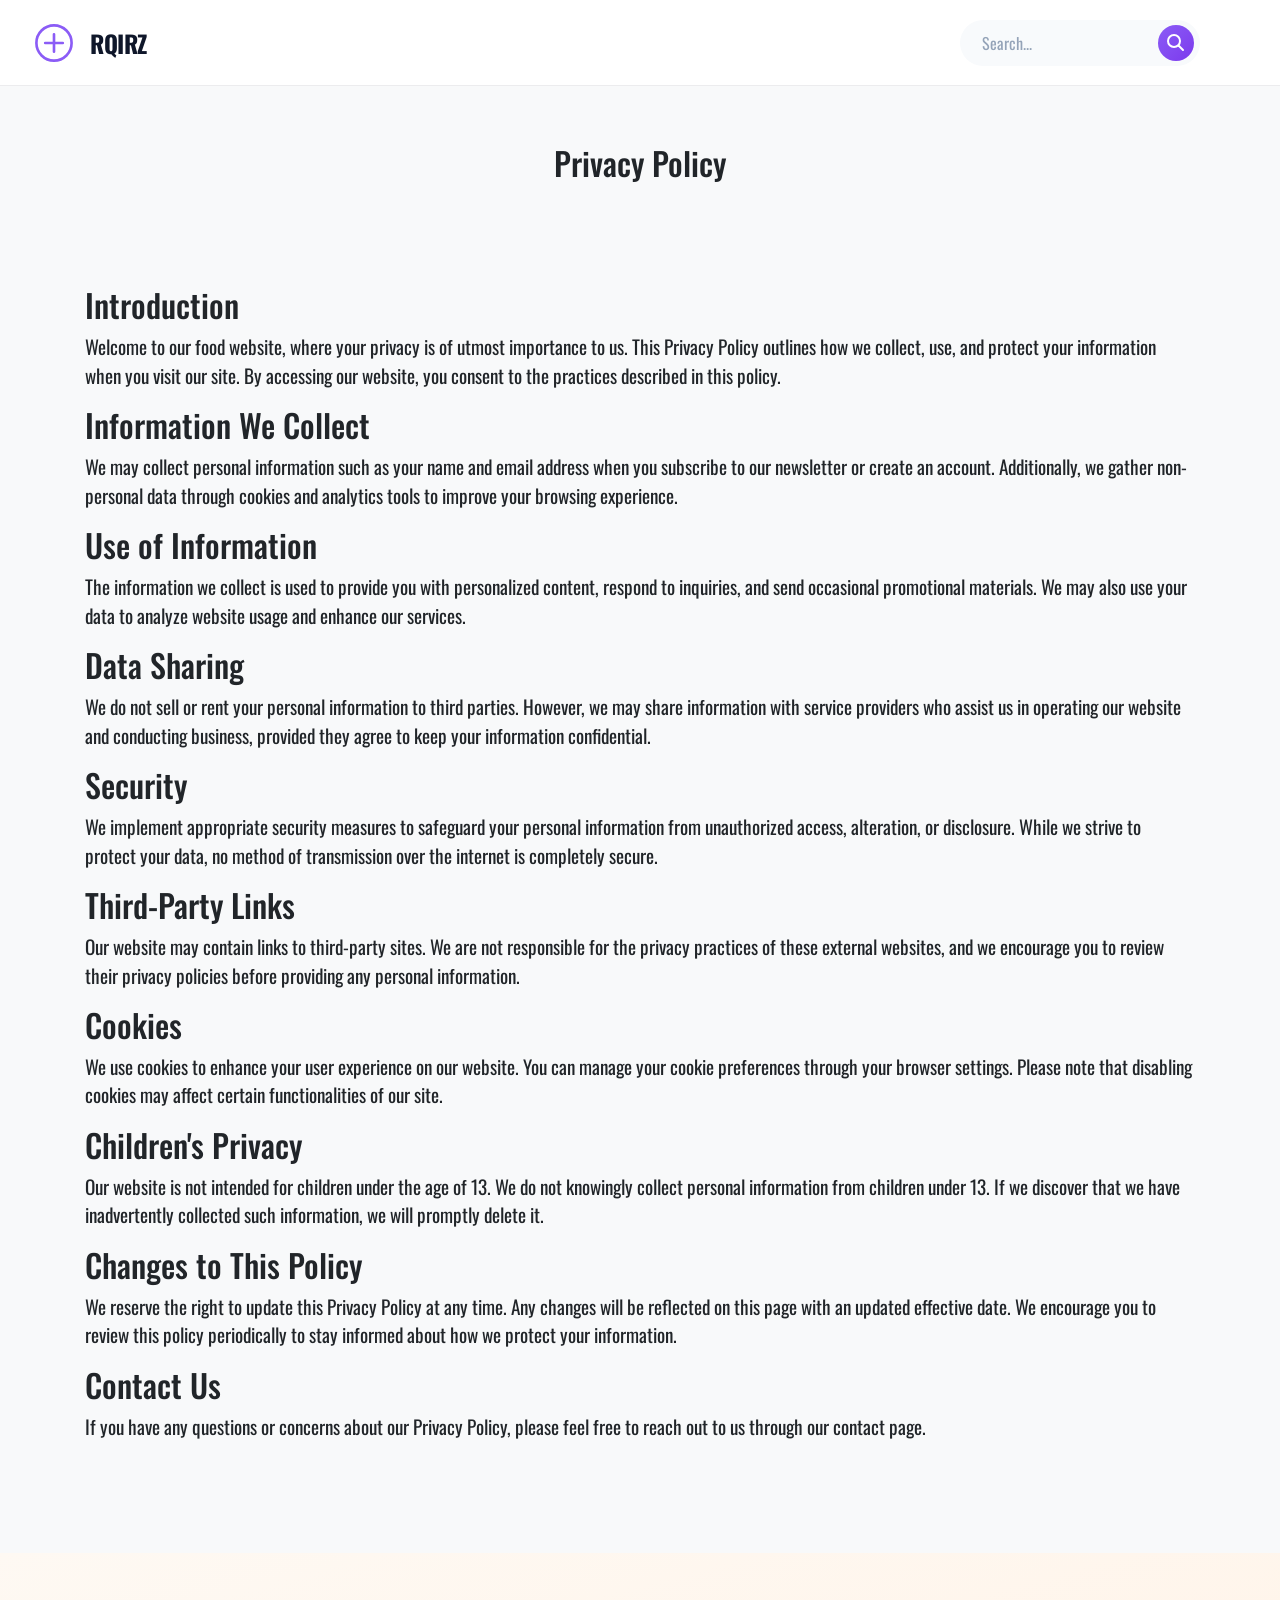
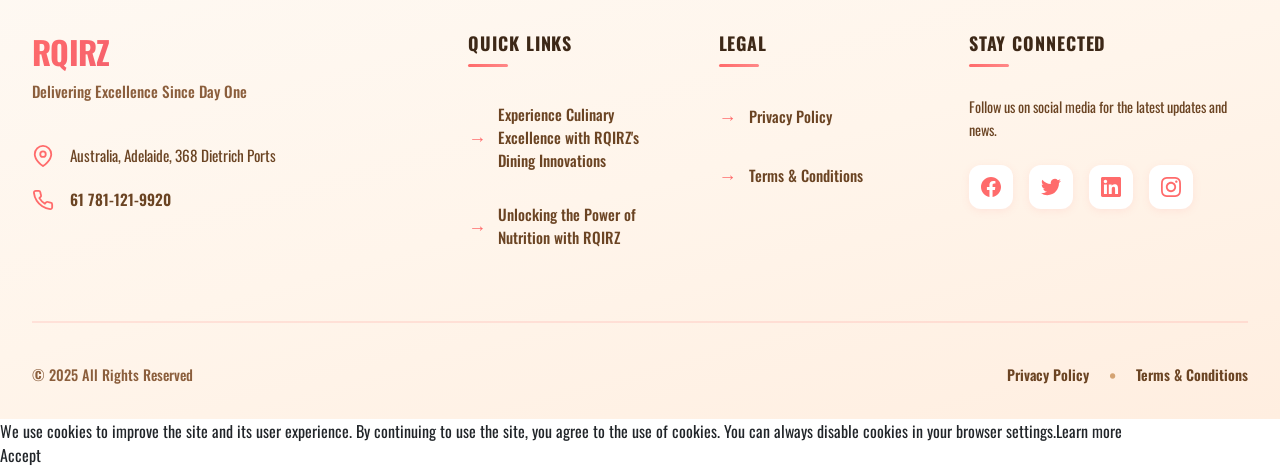
<file: policy.html>
<!DOCTYPE html>
<html lang="en">
    <head>
        <meta charset="utf-8" />
        <meta name="viewport" content="width=device-width, initial-scale=1" />

        <meta name="keywords" content="food, recipes, cooking, cuisine, ingredients, meals, dining, culinary, gastronomy, kitchen, chef, healthy, nutrition, gourmet, flavors, dishes, baking, vegetarian, vegan, desserts, appetizers, breakfast, lunch, dinner, snacks, drinks, beverages, organic, seasonal, international" />
        <meta name="description" content="Discover mouth-watering recipes and culinary inspiration at our food website, where we celebrate the art of cooking with diverse flavors and healthy ingredients. Explore our vast collection of easy-to-follow recipes, meal planning tips, and expert cooking advice to create delicious homemade meals for any occasion. Join our vibrant community of food lovers and embark on a flavorful journey that will tantalize your taste buds and elevate your kitchen skills." />

        <title>Privacy Policy | Savor the Flavor of Life with RQIRZ</title>

        <link rel="stylesheet" href="css/bootstrap.min.css" />
        <link rel="stylesheet" href="css/styles.css" />
        <link rel="stylesheet" href="css/font-awesome.min.css" />
        <link rel='stylesheet' href='css/boxicons.min.css'>
        <link rel="stylesheet" href="css/aos.css">
        <link rel="stylesheet" href="css/bootstrap-icons.css">
        <link rel="stylesheet" href="css/swiper-bundle.min.css" />
    </head>
    <body>
    
    <!-- Header Block: Asymmetric Split Navigation with Floating Search -->
<header class="header-nav-split symsxea" id="header-main-navigation">
    <div class="header-container">
    <!-- Brand Section -->
    <div class="header-brand-section">
        <a href="index.html" class="brand-logo-link">
        <div class="brand-icon">
            <svg viewBox="0 0 50 50" fill="none" xmlns="http://www.w3.org/2000/svg">
            <circle cx="25" cy="25" r="20" stroke="currentColor" stroke-width="3"/>
            <path d="M25 15 L25 35 M15 25 L35 25" stroke="currentColor" stroke-width="3" stroke-linecap="round"/>
            </svg>
        </div>
        <span class="brand-name">RQIRZ</span>
        </a>
    </div>

    <!-- Desktop Navigation -->
    <nav class="desktop-nav symsxea" aria-label="Main navigation">
        <ul class="nav-menu-list">
        <li class="nav-item">
            <a href="index.html" class="nav-link">Home</a>
            <span class="nav-link-underline"></span>
        </li>
        <li class="nav-item has-dropdown">
            <button class="nav-link dropdown-trigger" aria-expanded="false" aria-haspopup="true">
            Pages
            <svg class="dropdown-arrow" width="12" height="8" viewBox="0 0 12 8" fill="none">
                <path d="M1 1.5L6 6.5L11 1.5" stroke="currentColor" stroke-width="2" stroke-linecap="round"/>
            </svg>
            </button>
            <span class="nav-link-underline"></span>
            <div class="dropdown-menu-new" aria-label="Pages submenu">
            <a href="experience-culinary-excellence-with-rqirzs-dining-innovations.html" class="dropdown-item">Experience Culinary Excellence with RQIRZ's Dining Innovations</a>
            <a href="unlocking-the-power-of-nutrition-with-rqirz.html" class="dropdown-item">Unlocking the Power of Nutrition with RQIRZ</a>
            </div>
        </li>
        <li class="nav-item">
            <a href="contact.html" class="nav-link">Contact</a>
            <span class="nav-link-underline"></span>
        </li>
        <li class="nav-item">
            <a href="reviews.html" class="nav-link">Testimonials</a>
            <span class="nav-link-underline"></span>
        </li>
        <li class="nav-item">
            <a href="#about" class="nav-link">About</a>
            <span class="nav-link-underline"></span>
        </li>
        </ul>
    </nav>

    <!-- Search Section -->
    <div class="header-search-section symsxea">
        <form action="order.php" method="GET" class="search-form" role="search">
        <input 
            type="search" 
            name="query" 
            class="search-input" 
            placeholder="Search..."
            aria-label="Search our website"
            autocomplete="off"
        />
        <button type="submit" class="search-button" aria-label="Search">
            <svg width="20" height="20" viewBox="0 0 20 20" fill="none">
            <circle cx="8" cy="8" r="6" stroke="currentColor" stroke-width="2"/>
            <path d="M12.5 12.5L17 17" stroke="currentColor" stroke-width="2" stroke-linecap="round"/>
            </svg>
        </button>
        </form>
    </div>

    <!-- Mobile Hamburger -->
    <button class="hamburger-menu" aria-label="Toggle mobile menu" aria-expanded="false">
        <span class="hamburger-line"></span>
        <span class="hamburger-line"></span>
        <span class="hamburger-line"></span>
    </button>
    </div>

    <!-- Mobile Navigation Overlay -->
    <div class="mobile-nav-overlay">
    <nav class="mobile-nav" aria-label="Mobile navigation">
        <div class="mobile-nav-header">
        <span class="mobile-nav-title">Menu</span>
        <button class="mobile-close" aria-label="Close mobile menu">
            <svg width="24" height="24" viewBox="0 0 24 24" fill="none">
            <path d="M18 6L6 18M6 6L18 18" stroke="currentColor" stroke-width="2" stroke-linecap="round"/>
            </svg>
        </button>
        </div>
        
        <ul class="mobile-menu-list">
        <li class="mobile-nav-item">
            <a href="index.html" class="mobile-nav-link">Home</a>
        </li>
        <li class="mobile-nav-item mobile-has-dropdown">
            <button class="mobile-nav-link mobile-dropdown-trigger">
            Pages
            <svg class="mobile-dropdown-arrow" width="12" height="8" viewBox="0 0 12 8">
                <path d="M1 1.5L6 6.5L11 1.5" stroke="currentColor" stroke-width="2" stroke-linecap="round"/>
            </svg>
            </button>
            <div class="mobile-dropdown-menu-new">
            <a href="experience-culinary-excellence-with-rqirzs-dining-innovations.html" class="mobile-dropdown-item">Experience Culinary Excellence with RQIRZ's Dining Innovations</a>
            <a href="unlocking-the-power-of-nutrition-with-rqirz.html" class="mobile-dropdown-item">Unlocking the Power of Nutrition with RQIRZ</a>
            </div>
        </li>
        <li class="mobile-nav-item">
            <a href="contact.html" class="mobile-nav-link">Contact</a>
        </li>
        <li class="mobile-nav-item">
            <a href="reviews.html" class="mobile-nav-link">Testimonials</a>
        </li>
        <li class="mobile-nav-item">
            <a href="#about" class="mobile-nav-link">About</a>
        </li>
        </ul>

        <!-- Mobile Search -->
        <div class="mobile-search-section symsxea">
        <form action="order.php" method="GET" class="mobile-search-form">
            <input 
            type="search" 
            name="query" 
            class="mobile-search-input" 
            placeholder="Search..."
            aria-label="Search our website"
            />
            <button type="submit" class="mobile-search-button" aria-label="Search">
            <svg width="18" height="18" viewBox="0 0 20 20" fill="none">
                <circle cx="8" cy="8" r="6" stroke="currentColor" stroke-width="2"/>
                <path d="M12.5 12.5L17 17" stroke="currentColor" stroke-width="2" stroke-linecap="round"/>
            </svg>
            </button>
        </form>
        </div>
    </nav>
    </div>
</header>

<script>
// Header Navigation JavaScript
(function() {
    const header = document.querySelector('.header-nav-split');
    const hamburger = document.querySelector('.hamburger-menu');
    const mobileOverlay = document.querySelector('.mobile-nav-overlay');
    const mobileClose = document.querySelector('.mobile-close');
    const mobileLinks = document.querySelectorAll('.mobile-nav-link');
    
    // Desktop Dropdown
    const dropdownTriggers = document.querySelectorAll('.dropdown-trigger');
    dropdownTriggers.forEach(trigger => {
    trigger.addEventListener('click', (e) => {
        e.preventDefault();
        const parent = trigger.closest('.nav-item');
        const isOpen = parent.classList.contains('dropdown-open');
        
        // Close all dropdowns
        document.querySelectorAll('.nav-item').forEach(item => {
        item.classList.remove('dropdown-open');
        const btn = item.querySelector('.dropdown-trigger');
        if (btn) btn.setAttribute('aria-expanded', 'false');
        });
        
        // Toggle current
        if (!isOpen) {
        parent.classList.add('dropdown-open');
        trigger.setAttribute('aria-expanded', 'true');
        }
    });
    });
    
    // Close dropdown when clicking outside
    document.addEventListener('click', (e) => {
    if (!e.target.closest('.has-dropdown')) {
        document.querySelectorAll('.nav-item').forEach(item => {
        item.classList.remove('dropdown-open');
        const btn = item.querySelector('.dropdown-trigger');
        if (btn) btn.setAttribute('aria-expanded', 'false');
        });
    }
    });
    
    // Mobile Menu Toggle
    function openMobileMenu() {
    mobileOverlay.classList.add('mobile-nav-active');
    hamburger.setAttribute('aria-expanded', 'true');
    document.body.style.overflow = 'hidden';
    }
    
    function closeMobileMenu() {
    mobileOverlay.classList.remove('mobile-nav-active');
    hamburger.setAttribute('aria-expanded', 'false');
    document.body.style.overflow = '';
    }
    
    hamburger.addEventListener('click', openMobileMenu);
    mobileClose.addEventListener('click', closeMobileMenu);
    
    // Close mobile menu when clicking overlay
    mobileOverlay.addEventListener('click', (e) => {
    if (e.target === mobileOverlay) {
        closeMobileMenu();
    }
    });
    
    // Close mobile menu when clicking links
    mobileLinks.forEach(link => {
    if (!link.classList.contains('mobile-dropdown-trigger')) {
        link.addEventListener('click', closeMobileMenu);
    }
    });
    
    // Mobile Dropdown
    const mobileDropdownTriggers = document.querySelectorAll('.mobile-dropdown-trigger');
    mobileDropdownTriggers.forEach(trigger => {
    trigger.addEventListener('click', (e) => {
        e.preventDefault();
        const parent = trigger.closest('.mobile-nav-item');
        parent.classList.toggle('mobile-dropdown-open');
    });
    });
    
    // Sticky Header Effect
    let lastScroll = 0;
    window.addEventListener('scroll', () => {
    const currentScroll = window.pageYOffset;
    
    if (currentScroll > 100) {
        header.classList.add('header-scrolled');
    } else {
        header.classList.remove('header-scrolled');
    }
    
    lastScroll = currentScroll;
    });
    
    // Active Link Highlighting
    const currentPage = window.location.pathname.split('/').pop() || 'index.html';
    document.querySelectorAll('.nav-link, .mobile-nav-link').forEach(link => {
    const linkHref = link.getAttribute('href');
    if (linkHref && linkHref.includes(currentPage)) {
        link.classList.add('active-page');
    }
    });
})();
</script>

<main>



<section id="about" class="mglsuakl bg-light py-5">
    <div class="container pt-5">
        <h2 class="text-center py-5">Privacy Policy</h2>
        <div class="py-5"><h2>Introduction</h2>
<p>Welcome to our food website, where your privacy is of utmost importance to us. This Privacy Policy outlines how we collect, use, and protect your information when you visit our site. By accessing our website, you consent to the practices described in this policy.</p>

<h2>Information We Collect</h2>
<p>We may collect personal information such as your name and email address when you subscribe to our newsletter or create an account. Additionally, we gather non-personal data through cookies and analytics tools to improve your browsing experience.</p>

<h2>Use of Information</h2>
<p>The information we collect is used to provide you with personalized content, respond to inquiries, and send occasional promotional materials. We may also use your data to analyze website usage and enhance our services.</p>

<h2>Data Sharing</h2>
<p>We do not sell or rent your personal information to third parties. However, we may share information with service providers who assist us in operating our website and conducting business, provided they agree to keep your information confidential.</p>

<h2>Security</h2>
<p>We implement appropriate security measures to safeguard your personal information from unauthorized access, alteration, or disclosure. While we strive to protect your data, no method of transmission over the internet is completely secure.</p>

<h2>Third-Party Links</h2>
<p>Our website may contain links to third-party sites. We are not responsible for the privacy practices of these external websites, and we encourage you to review their privacy policies before providing any personal information.</p>

<h2>Cookies</h2>
<p>We use cookies to enhance your user experience on our website. You can manage your cookie preferences through your browser settings. Please note that disabling cookies may affect certain functionalities of our site.</p>

<h2>Children's Privacy</h2>
<p>Our website is not intended for children under the age of 13. We do not knowingly collect personal information from children under 13. If we discover that we have inadvertently collected such information, we will promptly delete it.</p>

<h2>Changes to This Policy</h2>
<p>We reserve the right to update this Privacy Policy at any time. Any changes will be reflected on this page with an updated effective date. We encourage you to review this policy periodically to stay informed about how we protect your information.</p>

<h2>Contact Us</h2>
<p>If you have any questions or concerns about our Privacy Policy, please feel free to reach out to us through our contact page.</p></div>
    </div>
</section>






</main>
<footer class="footer-wave-modern" id="footer-main-section">
    <div class="footer-wave-divider">
    <svg viewBox="0 0 1200 120" preserveAspectRatio="none">
        <path d="M321.39,56.44c58-10.79,114.16-30.13,172-41.86,82.39-16.72,168.19-17.73,250.45-.39C823.78,31,906.67,72,985.66,92.83c70.05,18.48,146.53,26.09,214.34,3V0H0V27.35A600.21,600.21,0,0,0,321.39,56.44Z"></path>
    </svg>
    </div>
    
    <div class="footer-container">
    <div class="footer-content-grid">
        <!-- Company Info Column -->
        <div class="footer-column footer-brand-column" >
        <div class="footer-brand-wrapper">
            <h3 class="footer-brand-name">RQIRZ</h3>
            <p class="footer-tagline">Delivering Excellence Since Day One</p>
        </div>
        
        <div class="footer-contact-info">
            <div class="footer-contact-item">
            <svg class="footer-icon" viewBox="0 0 24 24" fill="none" stroke="currentColor" stroke-width="2">
                <path d="M21 10c0 7-9 13-9 13s-9-6-9-13a9 9 0 0 1 18 0z"></path>
                <circle cx="12" cy="10" r="3"></circle>
            </svg>
            <span>Australia, Adelaide, 368 Dietrich Ports</span>
            </div>
            
            <div class="footer-contact-item">
            <svg class="footer-icon" viewBox="0 0 24 24" fill="none" stroke="currentColor" stroke-width="2">
                <path d="M22 16.92v3a2 2 0 0 1-2.18 2 19.79 19.79 0 0 1-8.63-3.07 19.5 19.5 0 0 1-6-6 19.79 19.79 0 0 1-3.07-8.67A2 2 0 0 1 4.11 2h3a2 2 0 0 1 2 1.72 12.84 12.84 0 0 0 .7 2.81 2 2 0 0 1-.45 2.11L8.09 9.91a16 16 0 0 0 6 6l1.27-1.27a2 2 0 0 1 2.11-.45 12.84 12.84 0 0 0 2.81.7A2 2 0 0 1 22 16.92z"></path>
            </svg>
            <a href="tel:61 781-121-9920" class="footer-phone-link">61 781-121-9920</a>
            </div>
        </div>
        </div>

        <!-- Quick Links Column -->
        <div class="footer-column footer-links-column" >
        <h4 class="footer-column-title">Quick Links</h4>
        <nav class="footer-nav-list">
            <a href="experience-culinary-excellence-with-rqirzs-dining-innovations.html" class="footer-nav-link">
            <span class="footer-link-arrow">→</span>
            <span>Experience Culinary Excellence with RQIRZ's Dining Innovations</span>
            </a>
            <a href="unlocking-the-power-of-nutrition-with-rqirz.html" class="footer-nav-link">
            <span class="footer-link-arrow">→</span>
            <span>Unlocking the Power of Nutrition with RQIRZ</span>
            </a>
        </nav>
        </div>

        <!-- Legal Links Column -->
        <div class="footer-column footer-legal-column" >
        <h4 class="footer-column-title">Legal</h4>
        <nav class="footer-nav-list">
            <a href="policy.html" class="footer-nav-link">
            <span class="footer-link-arrow">→</span>
            <span>Privacy Policy</span>
            </a>
            <a href="terms.html" class="footer-nav-link">
            <span class="footer-link-arrow">→</span>
            <span>Terms & Conditions</span>
            </a>
        </nav>
        </div>

        <!-- Newsletter Column -->
        <div class="footer-column footer-newsletter-column" >
        <h4 class="footer-column-title">Stay Connected</h4>
        <p class="footer-newsletter-text">Follow us on social media for the latest updates and news.</p>
        <div class="footer-social-icons">
            <a href="#" class="footer-social-link" aria-label="Facebook">
            <svg viewBox="0 0 24 24" fill="currentColor">
                <path d="M24 12.073c0-6.627-5.373-12-12-12s-12 5.373-12 12c0 5.99 4.388 10.954 10.125 11.854v-8.385H7.078v-3.47h3.047V9.43c0-3.007 1.792-4.669 4.533-4.669 1.312 0 2.686.235 2.686.235v2.953H15.83c-1.491 0-1.956.925-1.956 1.874v2.25h3.328l-.532 3.47h-2.796v8.385C19.612 23.027 24 18.062 24 12.073z"/>
            </svg>
            </a>
            <a href="#" class="footer-social-link" aria-label="Twitter">
            <svg viewBox="0 0 24 24" fill="currentColor">
                <path d="M23.953 4.57a10 10 0 01-2.825.775 4.958 4.958 0 002.163-2.723c-.951.555-2.005.959-3.127 1.184a4.92 4.92 0 00-8.384 4.482C7.69 8.095 4.067 6.13 1.64 3.162a4.822 4.822 0 00-.666 2.475c0 1.71.87 3.213 2.188 4.096a4.904 4.904 0 01-2.228-.616v.06a4.923 4.923 0 003.946 4.827 4.996 4.996 0 01-2.212.085 4.936 4.936 0 004.604 3.417 9.867 9.867 0 01-6.102 2.105c-.39 0-.779-.023-1.17-.067a13.995 13.995 0 007.557 2.209c9.053 0 13.998-7.496 13.998-13.985 0-.21 0-.42-.015-.63A9.935 9.935 0 0024 4.59z"/>
            </svg>
            </a>
            <a href="#" class="footer-social-link" aria-label="LinkedIn">
            <svg viewBox="0 0 24 24" fill="currentColor">
                <path d="M20.447 20.452h-3.554v-5.569c0-1.328-.027-3.037-1.852-3.037-1.853 0-2.136 1.445-2.136 2.939v5.667H9.351V9h3.414v1.561h.046c.477-.9 1.637-1.85 3.37-1.85 3.601 0 4.267 2.37 4.267 5.455v6.286zM5.337 7.433c-1.144 0-2.063-.926-2.063-2.065 0-1.138.92-2.063 2.063-2.063 1.14 0 2.064.925 2.064 2.063 0 1.139-.925 2.065-2.064 2.065zm1.782 13.019H3.555V9h3.564v11.452zM22.225 0H1.771C.792 0 0 .774 0 1.729v20.542C0 23.227.792 24 1.771 24h20.451C23.2 24 24 23.227 24 22.271V1.729C24 .774 23.2 0 22.222 0h.003z"/>
            </svg>
            </a>
            <a href="#" class="footer-social-link" aria-label="Instagram">
            <svg viewBox="0 0 24 24" fill="currentColor">
                <path d="M12 0C8.74 0 8.333.015 7.053.072 5.775.132 4.905.333 4.14.63c-.789.306-1.459.717-2.126 1.384S.935 3.35.63 4.14C.333 4.905.131 5.775.072 7.053.012 8.333 0 8.74 0 12s.015 3.667.072 4.947c.06 1.277.261 2.148.558 2.913.306.788.717 1.459 1.384 2.126.667.666 1.336 1.079 2.126 1.384.766.296 1.636.499 2.913.558C8.333 23.988 8.74 24 12 24s3.667-.015 4.947-.072c1.277-.06 2.148-.262 2.913-.558.788-.306 1.459-.718 2.126-1.384.666-.667 1.079-1.335 1.384-2.126.296-.765.499-1.636.558-2.913.06-1.28.072-1.687.072-4.947s-.015-3.667-.072-4.947c-.06-1.277-.262-2.149-.558-2.913-.306-.789-.718-1.459-1.384-2.126C21.319 1.347 20.651.935 19.86.63c-.765-.297-1.636-.499-2.913-.558C15.667.012 15.26 0 12 0zm0 2.16c3.203 0 3.585.016 4.85.071 1.17.055 1.805.249 2.227.415.562.217.96.477 1.382.896.419.42.679.819.896 1.381.164.422.36 1.057.413 2.227.057 1.266.07 1.646.07 4.85s-.015 3.585-.074 4.85c-.061 1.17-.256 1.805-.421 2.227-.224.562-.479.96-.899 1.382-.419.419-.824.679-1.38.896-.42.164-1.065.36-2.235.413-1.274.057-1.649.07-4.859.07-3.211 0-3.586-.015-4.859-.074-1.171-.061-1.816-.256-2.236-.421-.569-.224-.96-.479-1.379-.899-.421-.419-.69-.824-.9-1.38-.165-.42-.359-1.065-.42-2.235-.045-1.26-.061-1.649-.061-4.844 0-3.196.016-3.586.061-4.861.061-1.17.255-1.814.42-2.234.21-.57.479-.96.9-1.381.419-.419.81-.689 1.379-.898.42-.166 1.051-.361 2.221-.421 1.275-.045 1.65-.06 4.859-.06l.045.03zm0 3.678c-3.405 0-6.162 2.76-6.162 6.162 0 3.405 2.76 6.162 6.162 6.162 3.405 0 6.162-2.76 6.162-6.162 0-3.405-2.76-6.162-6.162-6.162zM12 16c-2.21 0-4-1.79-4-4s1.79-4 4-4 4 1.79 4 4-1.79 4-4 4zm7.846-10.405c0 .795-.646 1.44-1.44 1.44-.795 0-1.44-.646-1.44-1.44 0-.794.646-1.439 1.44-1.439.793-.001 1.44.645 1.44 1.439z"/>
            </svg>
            </a>
        </div>
        </div>
    </div>

    <!-- Footer Bottom -->
    <div class="footer-bottom" >
        <div class="footer-bottom-content">
        <p class="footer-copyright">© 2025 All Rights Reserved</p>
        <div class="footer-bottom-links">
            <a href="policy.html" class="footer-bottom-link">Privacy Policy</a>
            <span class="footer-separator">•</span>
            <a href="terms.html" class="footer-bottom-link">Terms & Conditions</a>
        </div>
        </div>
    </div>
    </div>
</footer>



    <script type="text/javascript" src="js/popper.js"></script><script> window.start.init({Palette:"palette1",Mode:"banner bottom",Time:"0", Message: "We use cookies to improve the site and its user experience. By continuing to use the site, you agree to the use of cookies. You can always disable cookies in your browser settings.", ButtonText: "Accept", LinkText: "Learn more"})</script>
        
    <script src="https://code.jquery.com/jquery-3.2.1.slim.min.js"></script>
    <script src="js/popper.min.js"></script>
    <script src="js/bootstrap.min.js"></script>
    <script src="js/aos.js"></script>
    <script src="js/swiper-bundle.min.js"></script>
    <script src="js/script.js"></script>

    <script>AOS.init();</script>
    </body>
</html>
</file>
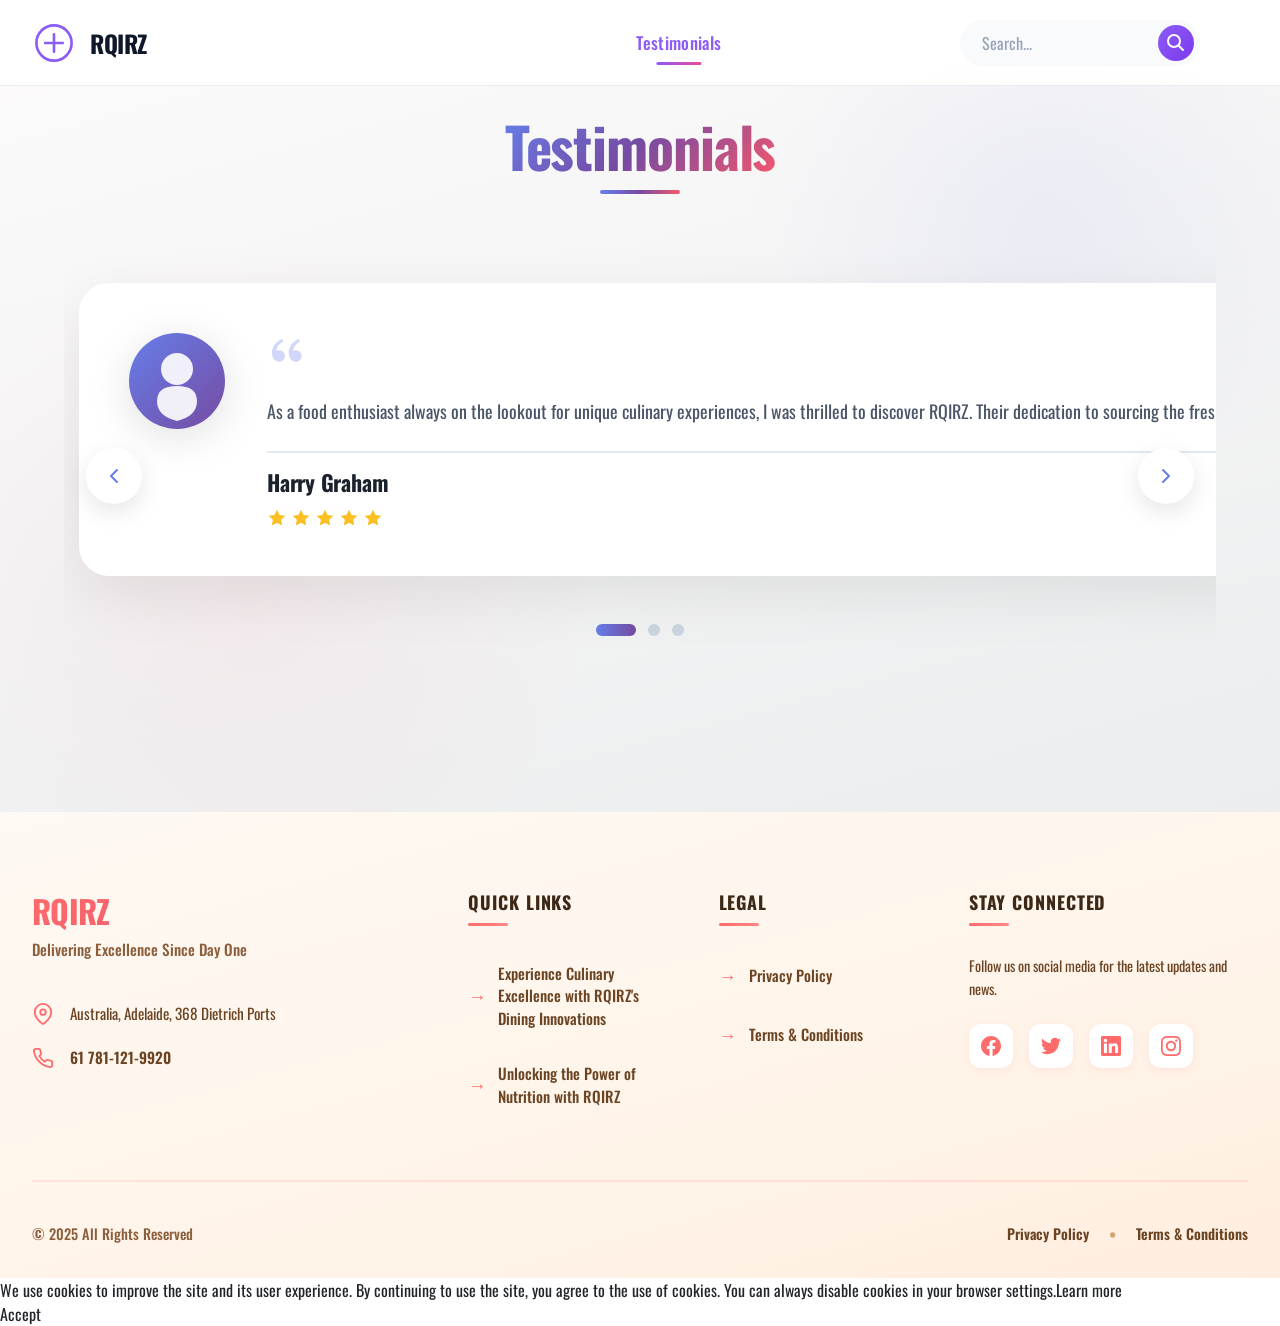
<file: reviews.html>
<!DOCTYPE html>
<html lang="en">
    <head>
        <meta charset="utf-8" />
        <meta name="viewport" content="width=device-width, initial-scale=1" />

        <meta name="keywords" content="food, recipes, cooking, cuisine, ingredients, meals, dining, culinary, gastronomy, kitchen, chef, healthy, nutrition, gourmet, flavors, dishes, baking, vegetarian, vegan, desserts, appetizers, breakfast, lunch, dinner, snacks, drinks, beverages, organic, seasonal, international" />
        <meta name="description" content="Discover mouth-watering recipes and culinary inspiration at our food website, where we celebrate the art of cooking with diverse flavors and healthy ingredients. Explore our vast collection of easy-to-follow recipes, meal planning tips, and expert cooking advice to create delicious homemade meals for any occasion. Join our vibrant community of food lovers and embark on a flavorful journey that will tantalize your taste buds and elevate your kitchen skills." />

        <title>Savor the Flavor of Life with RQIRZ</title>

        <link rel="stylesheet" href="css/bootstrap.min.css" />
        <link rel="stylesheet" href="css/styles.css" />
        <link rel="stylesheet" href="css/font-awesome.min.css" />
        <link rel='stylesheet' href='css/boxicons.min.css'>
        <link rel="stylesheet" href="css/aos.css">
        <link rel="stylesheet" href="css/bootstrap-icons.css">
        <link rel="stylesheet" href="css/swiper-bundle.min.css" />
    </head>
    <body>
    
    <!-- Header Block: Asymmetric Split Navigation with Floating Search -->
<header class="header-nav-split oyadxwig" id="header-main-navigation">
    <div class="header-container">
    <!-- Brand Section -->
    <div class="header-brand-section">
        <a href="index.html" class="brand-logo-link">
        <div class="brand-icon">
            <svg viewBox="0 0 50 50" fill="none" xmlns="http://www.w3.org/2000/svg">
            <circle cx="25" cy="25" r="20" stroke="currentColor" stroke-width="3"/>
            <path d="M25 15 L25 35 M15 25 L35 25" stroke="currentColor" stroke-width="3" stroke-linecap="round"/>
            </svg>
        </div>
        <span class="brand-name">RQIRZ</span>
        </a>
    </div>

    <!-- Desktop Navigation -->
    <nav class="desktop-nav oyadxwig" aria-label="Main navigation">
        <ul class="nav-menu-list">
        <li class="nav-item">
            <a href="index.html" class="nav-link">Home</a>
            <span class="nav-link-underline"></span>
        </li>
        <li class="nav-item has-dropdown">
            <button class="nav-link dropdown-trigger" aria-expanded="false" aria-haspopup="true">
            Pages
            <svg class="dropdown-arrow" width="12" height="8" viewBox="0 0 12 8" fill="none">
                <path d="M1 1.5L6 6.5L11 1.5" stroke="currentColor" stroke-width="2" stroke-linecap="round"/>
            </svg>
            </button>
            <span class="nav-link-underline"></span>
            <div class="dropdown-menu-new" aria-label="Pages submenu">
            <a href="experience-culinary-excellence-with-rqirzs-dining-innovations.html" class="dropdown-item">Experience Culinary Excellence with RQIRZ's Dining Innovations</a>
            <a href="unlocking-the-power-of-nutrition-with-rqirz.html" class="dropdown-item">Unlocking the Power of Nutrition with RQIRZ</a>
            </div>
        </li>
        <li class="nav-item">
            <a href="contact.html" class="nav-link">Contact</a>
            <span class="nav-link-underline"></span>
        </li>
        <li class="nav-item">
            <a href="reviews.html" class="nav-link">Testimonials</a>
            <span class="nav-link-underline"></span>
        </li>
        <li class="nav-item">
            <a href="#about" class="nav-link">About</a>
            <span class="nav-link-underline"></span>
        </li>
        </ul>
    </nav>

    <!-- Search Section -->
    <div class="header-search-section oyadxwig">
        <form action="order.php" method="GET" class="search-form" role="search">
        <input 
            type="search" 
            name="query" 
            class="search-input" 
            placeholder="Search..."
            aria-label="Search our website"
            autocomplete="off"
        />
        <button type="submit" class="search-button" aria-label="Search">
            <svg width="20" height="20" viewBox="0 0 20 20" fill="none">
            <circle cx="8" cy="8" r="6" stroke="currentColor" stroke-width="2"/>
            <path d="M12.5 12.5L17 17" stroke="currentColor" stroke-width="2" stroke-linecap="round"/>
            </svg>
        </button>
        </form>
    </div>

    <!-- Mobile Hamburger -->
    <button class="hamburger-menu" aria-label="Toggle mobile menu" aria-expanded="false">
        <span class="hamburger-line"></span>
        <span class="hamburger-line"></span>
        <span class="hamburger-line"></span>
    </button>
    </div>

    <!-- Mobile Navigation Overlay -->
    <div class="mobile-nav-overlay">
    <nav class="mobile-nav" aria-label="Mobile navigation">
        <div class="mobile-nav-header">
        <span class="mobile-nav-title">Menu</span>
        <button class="mobile-close" aria-label="Close mobile menu">
            <svg width="24" height="24" viewBox="0 0 24 24" fill="none">
            <path d="M18 6L6 18M6 6L18 18" stroke="currentColor" stroke-width="2" stroke-linecap="round"/>
            </svg>
        </button>
        </div>
        
        <ul class="mobile-menu-list">
        <li class="mobile-nav-item">
            <a href="index.html" class="mobile-nav-link">Home</a>
        </li>
        <li class="mobile-nav-item mobile-has-dropdown">
            <button class="mobile-nav-link mobile-dropdown-trigger">
            Pages
            <svg class="mobile-dropdown-arrow" width="12" height="8" viewBox="0 0 12 8">
                <path d="M1 1.5L6 6.5L11 1.5" stroke="currentColor" stroke-width="2" stroke-linecap="round"/>
            </svg>
            </button>
            <div class="mobile-dropdown-menu-new">
            <a href="experience-culinary-excellence-with-rqirzs-dining-innovations.html" class="mobile-dropdown-item">Experience Culinary Excellence with RQIRZ's Dining Innovations</a>
            <a href="unlocking-the-power-of-nutrition-with-rqirz.html" class="mobile-dropdown-item">Unlocking the Power of Nutrition with RQIRZ</a>
            </div>
        </li>
        <li class="mobile-nav-item">
            <a href="contact.html" class="mobile-nav-link">Contact</a>
        </li>
        <li class="mobile-nav-item">
            <a href="reviews.html" class="mobile-nav-link">Testimonials</a>
        </li>
        <li class="mobile-nav-item">
            <a href="#about" class="mobile-nav-link">About</a>
        </li>
        </ul>

        <!-- Mobile Search -->
        <div class="mobile-search-section oyadxwig">
        <form action="order.php" method="GET" class="mobile-search-form">
            <input 
            type="search" 
            name="query" 
            class="mobile-search-input" 
            placeholder="Search..."
            aria-label="Search our website"
            />
            <button type="submit" class="mobile-search-button" aria-label="Search">
            <svg width="18" height="18" viewBox="0 0 20 20" fill="none">
                <circle cx="8" cy="8" r="6" stroke="currentColor" stroke-width="2"/>
                <path d="M12.5 12.5L17 17" stroke="currentColor" stroke-width="2" stroke-linecap="round"/>
            </svg>
            </button>
        </form>
        </div>
    </nav>
    </div>
</header>

<script>
// Header Navigation JavaScript
(function() {
    const header = document.querySelector('.header-nav-split');
    const hamburger = document.querySelector('.hamburger-menu');
    const mobileOverlay = document.querySelector('.mobile-nav-overlay');
    const mobileClose = document.querySelector('.mobile-close');
    const mobileLinks = document.querySelectorAll('.mobile-nav-link');
    
    // Desktop Dropdown
    const dropdownTriggers = document.querySelectorAll('.dropdown-trigger');
    dropdownTriggers.forEach(trigger => {
    trigger.addEventListener('click', (e) => {
        e.preventDefault();
        const parent = trigger.closest('.nav-item');
        const isOpen = parent.classList.contains('dropdown-open');
        
        // Close all dropdowns
        document.querySelectorAll('.nav-item').forEach(item => {
        item.classList.remove('dropdown-open');
        const btn = item.querySelector('.dropdown-trigger');
        if (btn) btn.setAttribute('aria-expanded', 'false');
        });
        
        // Toggle current
        if (!isOpen) {
        parent.classList.add('dropdown-open');
        trigger.setAttribute('aria-expanded', 'true');
        }
    });
    });
    
    // Close dropdown when clicking outside
    document.addEventListener('click', (e) => {
    if (!e.target.closest('.has-dropdown')) {
        document.querySelectorAll('.nav-item').forEach(item => {
        item.classList.remove('dropdown-open');
        const btn = item.querySelector('.dropdown-trigger');
        if (btn) btn.setAttribute('aria-expanded', 'false');
        });
    }
    });
    
    // Mobile Menu Toggle
    function openMobileMenu() {
    mobileOverlay.classList.add('mobile-nav-active');
    hamburger.setAttribute('aria-expanded', 'true');
    document.body.style.overflow = 'hidden';
    }
    
    function closeMobileMenu() {
    mobileOverlay.classList.remove('mobile-nav-active');
    hamburger.setAttribute('aria-expanded', 'false');
    document.body.style.overflow = '';
    }
    
    hamburger.addEventListener('click', openMobileMenu);
    mobileClose.addEventListener('click', closeMobileMenu);
    
    // Close mobile menu when clicking overlay
    mobileOverlay.addEventListener('click', (e) => {
    if (e.target === mobileOverlay) {
        closeMobileMenu();
    }
    });
    
    // Close mobile menu when clicking links
    mobileLinks.forEach(link => {
    if (!link.classList.contains('mobile-dropdown-trigger')) {
        link.addEventListener('click', closeMobileMenu);
    }
    });
    
    // Mobile Dropdown
    const mobileDropdownTriggers = document.querySelectorAll('.mobile-dropdown-trigger');
    mobileDropdownTriggers.forEach(trigger => {
    trigger.addEventListener('click', (e) => {
        e.preventDefault();
        const parent = trigger.closest('.mobile-nav-item');
        parent.classList.toggle('mobile-dropdown-open');
    });
    });
    
    // Sticky Header Effect
    let lastScroll = 0;
    window.addEventListener('scroll', () => {
    const currentScroll = window.pageYOffset;
    
    if (currentScroll > 100) {
        header.classList.add('header-scrolled');
    } else {
        header.classList.remove('header-scrolled');
    }
    
    lastScroll = currentScroll;
    });
    
    // Active Link Highlighting
    const currentPage = window.location.pathname.split('/').pop() || 'index.html';
    document.querySelectorAll('.nav-link, .mobile-nav-link').forEach(link => {
    const linkHref = link.getAttribute('href');
    if (linkHref && linkHref.includes(currentPage)) {
        link.classList.add('active-page');
    }
    });
})();
</script>

<main>




<!-- Testimonials Block: Carousel Layout with SVG Avatars -->
<section class="testimonials-block-xy7" id="testimonials-sec-492" data-aos="fade-up">
    <div class="container">
    <div class="testimonials-header-wrap">
        <h2 class="testimonials-main-title">Testimonials</h2>
    </div>
    
    <div class="testimonials-carousel-container">
        <div class="testimonials-track" id="testimonialsTrack">
        <!-- Review 1 -->
        <div class="testimonial-card-item" >
            <div class="testimonial-content-wrap">
            <div class="avatar-wrapper">
                <svg class="avatar-svg" viewBox="0 0 100 100" xmlns="http://www.w3.org/2000/svg">
                <defs>
                    <linearGradient id="avatarGrad1" x1="0%" y1="0%" x2="100%" y2="100%">
                    <stop offset="0%" style="stop-color:#667eea;stop-opacity:1" />
                    <stop offset="100%" style="stop-color:#764ba2;stop-opacity:1" />
                    </linearGradient>
                </defs>
                <circle cx="50" cy="50" r="48" fill="url(#avatarGrad1)"/>
                <circle cx="50" cy="38" r="16" fill="#ffffff" opacity="0.9"/>
                <path d="M 30 70 Q 30 55 50 55 Q 70 55 70 70 Q 70 85 50 90 Q 30 85 30 70 Z" fill="#ffffff" opacity="0.9"/>
                </svg>
            </div>
            <div class="testimonial-text-area">
                <div class="quote-icon-wrap">
                <svg class="quote-icon" viewBox="0 0 24 24" fill="none" xmlns="http://www.w3.org/2000/svg">
                    <path d="M4.58341 17.3211C3.55316 16.2274 3 15 3 13.0104C3 9.51092 5.45651 6.37372 9.03059 4.82324L9.92328 6.20085C6.58804 8.00545 5.93618 10.3461 5.67564 11.8221C6.21263 11.5444 6.91558 11.4467 7.60471 11.5106C9.40908 11.6778 10.8312 13.159 10.8312 15C10.8312 16.933 9.26416 18.5 7.33116 18.5C6.2581 18.5 5.23196 18.0096 4.58341 17.3211ZM14.5834 17.3211C13.5532 16.2274 13 15 13 13.0104C13 9.51092 15.4565 6.37372 19.0306 4.82324L19.9233 6.20085C16.588 8.00545 15.9362 10.3461 15.6756 11.8221C16.2126 11.5444 16.9156 11.4467 17.6047 11.5106C19.4091 11.6778 20.8312 13.159 20.8312 15C20.8312 16.933 19.2642 18.5 17.3312 18.5C16.2581 18.5 15.232 18.0096 14.5834 17.3211Z" fill="currentColor"/>
                </svg>
                </div>
                <p class="review-text">As a food enthusiast always on the lookout for unique culinary experiences, I was thrilled to discover RQIRZ. Their dedication to sourcing the freshest ingredients and delivering delicious, innovative dishes is truly impressive. Every bite was a delightful surprise, and I can’t wait to see what they come up with next!</p>
                <div class="reviewer-info">
                <h4 class="reviewer-name">Harry Graham</h4>
                <div class="star-rating">
                    <svg class="star-icon" viewBox="0 0 24 24" fill="currentColor"><path d="M12 2l3.09 6.26L22 9.27l-5 4.87 1.18 6.88L12 17.77l-6.18 3.25L7 14.14 2 9.27l6.91-1.01L12 2z"/></svg>
                    <svg class="star-icon" viewBox="0 0 24 24" fill="currentColor"><path d="M12 2l3.09 6.26L22 9.27l-5 4.87 1.18 6.88L12 17.77l-6.18 3.25L7 14.14 2 9.27l6.91-1.01L12 2z"/></svg>
                    <svg class="star-icon" viewBox="0 0 24 24" fill="currentColor"><path d="M12 2l3.09 6.26L22 9.27l-5 4.87 1.18 6.88L12 17.77l-6.18 3.25L7 14.14 2 9.27l6.91-1.01L12 2z"/></svg>
                    <svg class="star-icon" viewBox="0 0 24 24" fill="currentColor"><path d="M12 2l3.09 6.26L22 9.27l-5 4.87 1.18 6.88L12 17.77l-6.18 3.25L7 14.14 2 9.27l6.91-1.01L12 2z"/></svg>
                    <svg class="star-icon" viewBox="0 0 24 24" fill="currentColor"><path d="M12 2l3.09 6.26L22 9.27l-5 4.87 1.18 6.88L12 17.77l-6.18 3.25L7 14.14 2 9.27l6.91-1.01L12 2z"/></svg>
                </div>
                </div>
            </div>
            </div>
        </div>

        <!-- Review 2 -->
        <div class="testimonial-card-item" >
            <div class="testimonial-content-wrap">
            <div class="avatar-wrapper">
                <svg class="avatar-svg" viewBox="0 0 100 100" xmlns="http://www.w3.org/2000/svg">
                <defs>
                    <linearGradient id="avatarGrad2" x1="0%" y1="0%" x2="100%" y2="100%">
                    <stop offset="0%" style="stop-color:#f093fb;stop-opacity:1" />
                    <stop offset="100%" style="stop-color:#f5576c;stop-opacity:1" />
                    </linearGradient>
                </defs>
                <circle cx="50" cy="50" r="48" fill="url(#avatarGrad2)"/>
                <circle cx="50" cy="38" r="16" fill="#ffffff" opacity="0.9"/>
                <path d="M 30 70 Q 30 55 50 55 Q 70 55 70 70 Q 70 85 50 90 Q 30 85 30 70 Z" fill="#ffffff" opacity="0.9"/>
                </svg>
            </div>
            <div class="testimonial-text-area">
                <div class="quote-icon-wrap">
                <svg class="quote-icon" viewBox="0 0 24 24" fill="none" xmlns="http://www.w3.org/2000/svg">
                    <path d="M4.58341 17.3211C3.55316 16.2274 3 15 3 13.0104C3 9.51092 5.45651 6.37372 9.03059 4.82324L9.92328 6.20085C6.58804 8.00545 5.93618 10.3461 5.67564 11.8221C6.21263 11.5444 6.91558 11.4467 7.60471 11.5106C9.40908 11.6778 10.8312 13.159 10.8312 15C10.8312 16.933 9.26416 18.5 7.33116 18.5C6.2581 18.5 5.23196 18.0096 4.58341 17.3211ZM14.5834 17.3211C13.5532 16.2274 13 15 13 13.0104C13 9.51092 15.4565 6.37372 19.0306 4.82324L19.9233 6.20085C16.588 8.00545 15.9362 10.3461 15.6756 11.8221C16.2126 11.5444 16.9156 11.4467 17.6047 11.5106C19.4091 11.6778 20.8312 13.159 20.8312 15C20.8312 16.933 19.2642 18.5 17.3312 18.5C16.2581 18.5 15.232 18.0096 14.5834 17.3211Z" fill="currentColor"/>
                </svg>
                </div>
                <p class="review-text">RQIRZ has quickly become my go-to for all things gourmet. Their attention to detail and exceptional customer service make every meal feel special. Whether it's a cozy dinner at home or a larger gathering, RQIRZ consistently exceeds expectations. Highly recommend for anyone looking to elevate their dining experience.</p>
                <div class="reviewer-info">
                <h4 class="reviewer-name">Mia Rodriguez</h4>
                <div class="star-rating">
                    <svg class="star-icon" viewBox="0 0 24 24" fill="currentColor"><path d="M12 2l3.09 6.26L22 9.27l-5 4.87 1.18 6.88L12 17.77l-6.18 3.25L7 14.14 2 9.27l6.91-1.01L12 2z"/></svg>
                    <svg class="star-icon" viewBox="0 0 24 24" fill="currentColor"><path d="M12 2l3.09 6.26L22 9.27l-5 4.87 1.18 6.88L12 17.77l-6.18 3.25L7 14.14 2 9.27l6.91-1.01L12 2z"/></svg>
                    <svg class="star-icon" viewBox="0 0 24 24" fill="currentColor"><path d="M12 2l3.09 6.26L22 9.27l-5 4.87 1.18 6.88L12 17.77l-6.18 3.25L7 14.14 2 9.27l6.91-1.01L12 2z"/></svg>
                    <svg class="star-icon" viewBox="0 0 24 24" fill="currentColor"><path d="M12 2l3.09 6.26L22 9.27l-5 4.87 1.18 6.88L12 17.77l-6.18 3.25L7 14.14 2 9.27l6.91-1.01L12 2z"/></svg>
                    <svg class="star-icon" viewBox="0 0 24 24" fill="currentColor"><path d="M12 2l3.09 6.26L22 9.27l-5 4.87 1.18 6.88L12 17.77l-6.18 3.25L7 14.14 2 9.27l6.91-1.01L12 2z"/></svg>
                </div>
                </div>
            </div>
            </div>
        </div>

        <!-- Review 3 -->
        <div class="testimonial-card-item" >
            <div class="testimonial-content-wrap">
            <div class="avatar-wrapper">
                <svg class="avatar-svg" viewBox="0 0 100 100" xmlns="http://www.w3.org/2000/svg">
                <defs>
                    <linearGradient id="avatarGrad3" x1="0%" y1="0%" x2="100%" y2="100%">
                    <stop offset="0%" style="stop-color:#4facfe;stop-opacity:1" />
                    <stop offset="100%" style="stop-color:#00f2fe;stop-opacity:1" />
                    </linearGradient>
                </defs>
                <circle cx="50" cy="50" r="48" fill="url(#avatarGrad3)"/>
                <circle cx="50" cy="38" r="16" fill="#ffffff" opacity="0.9"/>
                <path d="M 30 70 Q 30 55 50 55 Q 70 55 70 70 Q 70 85 50 90 Q 30 85 30 70 Z" fill="#ffffff" opacity="0.9"/>
                </svg>
            </div>
            <div class="testimonial-text-area">
                <div class="quote-icon-wrap">
                <svg class="quote-icon" viewBox="0 0 24 24" fill="none" xmlns="http://www.w3.org/2000/svg">
                    <path d="M4.58341 17.3211C3.55316 16.2274 3 15 3 13.0104C3 9.51092 5.45651 6.37372 9.03059 4.82324L9.92328 6.20085C6.58804 8.00545 5.93618 10.3461 5.67564 11.8221C6.21263 11.5444 6.91558 11.4467 7.60471 11.5106C9.40908 11.6778 10.8312 13.159 10.8312 15C10.8312 16.933 9.26416 18.5 7.33116 18.5C6.2581 18.5 5.23196 18.0096 4.58341 17.3211ZM14.5834 17.3211C13.5532 16.2274 13 15 13 13.0104C13 9.51092 15.4565 6.37372 19.0306 4.82324L19.9233 6.20085C16.588 8.00545 15.9362 10.3461 15.6756 11.8221C16.2126 11.5444 16.9156 11.4467 17.6047 11.5106C19.4091 11.6778 20.8312 13.159 20.8312 15C20.8312 16.933 19.2642 18.5 17.3312 18.5C16.2581 18.5 15.232 18.0096 14.5834 17.3211Z" fill="currentColor"/>
                </svg>
                </div>
                <p class="review-text">In a market saturated with food options, RQIRZ stands out with their commitment to quality and creativity. The flavors are always spot on, and the presentation is as beautiful as it is appetizing. I've recommended RQIRZ to friends and family, and everyone has been equally impressed. A true gem in the food scene!</p>
                <div class="reviewer-info">
                <h4 class="reviewer-name">Eric Baker</h4>
                <div class="star-rating">
                    <svg class="star-icon" viewBox="0 0 24 24" fill="currentColor"><path d="M12 2l3.09 6.26L22 9.27l-5 4.87 1.18 6.88L12 17.77l-6.18 3.25L7 14.14 2 9.27l6.91-1.01L12 2z"/></svg>
                    <svg class="star-icon" viewBox="0 0 24 24" fill="currentColor"><path d="M12 2l3.09 6.26L22 9.27l-5 4.87 1.18 6.88L12 17.77l-6.18 3.25L7 14.14 2 9.27l6.91-1.01L12 2z"/></svg>
                    <svg class="star-icon" viewBox="0 0 24 24" fill="currentColor"><path d="M12 2l3.09 6.26L22 9.27l-5 4.87 1.18 6.88L12 17.77l-6.18 3.25L7 14.14 2 9.27l6.91-1.01L12 2z"/></svg>
                    <svg class="star-icon" viewBox="0 0 24 24" fill="currentColor"><path d="M12 2l3.09 6.26L22 9.27l-5 4.87 1.18 6.88L12 17.77l-6.18 3.25L7 14.14 2 9.27l6.91-1.01L12 2z"/></svg>
                    <svg class="star-icon" viewBox="0 0 24 24" fill="currentColor"><path d="M12 2l3.09 6.26L22 9.27l-5 4.87 1.18 6.88L12 17.77l-6.18 3.25L7 14.14 2 9.27l6.91-1.01L12 2z"/></svg>
                </div>
                </div>
            </div>
            </div>
        </div>
        </div>

        <!-- Carousel Navigation -->
        <button class="carousel-nav-btn carousel-prev" id="carouselPrev" aria-label="Previous testimonial">
        <svg viewBox="0 0 24 24" fill="none" xmlns="http://www.w3.org/2000/svg">
            <path d="M15 18l-6-6 6-6" stroke="currentColor" stroke-width="2" stroke-linecap="round" stroke-linejoin="round"/>
        </svg>
        </button>
        <button class="carousel-nav-btn carousel-next" id="carouselNext" aria-label="Next testimonial">
        <svg viewBox="0 0 24 24" fill="none" xmlns="http://www.w3.org/2000/svg">
            <path d="M9 18l6-6-6-6" stroke="currentColor" stroke-width="2" stroke-linecap="round" stroke-linejoin="round"/>
        </svg>
        </button>

        <!-- Carousel Pagination -->
        <div class="carousel-pagination" id="carouselPagination">
        <button class="pagination-dot active" data-slide="0" aria-label="Go to testimonial 1"></button>
        <button class="pagination-dot" data-slide="1" aria-label="Go to testimonial 2"></button>
        <button class="pagination-dot" data-slide="2" aria-label="Go to testimonial 3"></button>
        </div>
    </div>
    </div>
</section>

<!-- Testimonials Carousel JavaScript -->
<script>
(function() {
    const track = document.getElementById('testimonialsTrack');
    const prevBtn = document.getElementById('carouselPrev');
    const nextBtn = document.getElementById('carouselNext');
    const pagination = document.getElementById('carouselPagination');
    const dots = pagination.querySelectorAll('.pagination-dot');
    const cards = track.querySelectorAll('.testimonial-card-item');
    
    let currentSlide = 0;
    const totalSlides = cards.length;
    let autoplayInterval;
    
    function updateCarousel() {
    const slideWidth = cards[0].offsetWidth;
    const gap = 30;
    const offset = -(currentSlide * (slideWidth + gap));
    track.style.transform = `translateX(${offset}px)`;
    
    dots.forEach((dot, index) => {
        dot.classList.toggle('active', index === currentSlide);
    });
    
    // Update aria-labels
    prevBtn.setAttribute('aria-label', `Previous testimonial (currently ${currentSlide + 1} of ${totalSlides})`);
    nextBtn.setAttribute('aria-label', `Next testimonial (currently ${currentSlide + 1} of ${totalSlides})`);
    }
    
    function nextSlide() {
    currentSlide = (currentSlide + 1) % totalSlides;
    updateCarousel();
    }
    
    function prevSlide() {
    currentSlide = (currentSlide - 1 + totalSlides) % totalSlides;
    updateCarousel();
    }
    
    function goToSlide(index) {
    currentSlide = index;
    updateCarousel();
    }
    
    function startAutoplay() {
    autoplayInterval = setInterval(nextSlide, 5000);
    }
    
    function stopAutoplay() {
    clearInterval(autoplayInterval);
    }
    
    // Event listeners
    nextBtn.addEventListener('click', () => {
    nextSlide();
    stopAutoplay();
    startAutoplay();
    });
    
    prevBtn.addEventListener('click', () => {
    prevSlide();
    stopAutoplay();
    startAutoplay();
    });
    
    dots.forEach((dot, index) => {
    dot.addEventListener('click', () => {
        goToSlide(index);
        stopAutoplay();
        startAutoplay();
    });
    });
    
    // Keyboard navigation
    document.addEventListener('keydown', (e) => {
    if (e.key === 'ArrowLeft') {
        prevSlide();
        stopAutoplay();
        startAutoplay();
    } else if (e.key === 'ArrowRight') {
        nextSlide();
        stopAutoplay();
        startAutoplay();
    }
    });
    
    // Touch swipe support
    let touchStartX = 0;
    let touchEndX = 0;
    
    track.addEventListener('touchstart', (e) => {
    touchStartX = e.changedTouches[0].screenX;
    });
    
    track.addEventListener('touchend', (e) => {
    touchEndX = e.changedTouches[0].screenX;
    handleSwipe();
    });
    
    function handleSwipe() {
    if (touchEndX < touchStartX - 50) {
        nextSlide();
        stopAutoplay();
        startAutoplay();
    }
    if (touchEndX > touchStartX + 50) {
        prevSlide();
        stopAutoplay();
        startAutoplay();
    }
    }
    
    // Pause on hover
    track.addEventListener('mouseenter', stopAutoplay);
    track.addEventListener('mouseleave', startAutoplay);
    
    // Responsive recalculation
    let resizeTimer;
    window.addEventListener('resize', () => {
    clearTimeout(resizeTimer);
    resizeTimer = setTimeout(() => {
        updateCarousel();
    }, 250);
    });
    
    // Initialize
    updateCarousel();
    startAutoplay();
})();
</script>





</main>
<footer class="footer-wave-modern" id="footer-main-section">
    <div class="footer-wave-divider">
    <svg viewBox="0 0 1200 120" preserveAspectRatio="none">
        <path d="M321.39,56.44c58-10.79,114.16-30.13,172-41.86,82.39-16.72,168.19-17.73,250.45-.39C823.78,31,906.67,72,985.66,92.83c70.05,18.48,146.53,26.09,214.34,3V0H0V27.35A600.21,600.21,0,0,0,321.39,56.44Z"></path>
    </svg>
    </div>
    
    <div class="footer-container">
    <div class="footer-content-grid">
        <!-- Company Info Column -->
        <div class="footer-column footer-brand-column" >
        <div class="footer-brand-wrapper">
            <h3 class="footer-brand-name">RQIRZ</h3>
            <p class="footer-tagline">Delivering Excellence Since Day One</p>
        </div>
        
        <div class="footer-contact-info">
            <div class="footer-contact-item">
            <svg class="footer-icon" viewBox="0 0 24 24" fill="none" stroke="currentColor" stroke-width="2">
                <path d="M21 10c0 7-9 13-9 13s-9-6-9-13a9 9 0 0 1 18 0z"></path>
                <circle cx="12" cy="10" r="3"></circle>
            </svg>
            <span>Australia, Adelaide, 368 Dietrich Ports</span>
            </div>
            
            <div class="footer-contact-item">
            <svg class="footer-icon" viewBox="0 0 24 24" fill="none" stroke="currentColor" stroke-width="2">
                <path d="M22 16.92v3a2 2 0 0 1-2.18 2 19.79 19.79 0 0 1-8.63-3.07 19.5 19.5 0 0 1-6-6 19.79 19.79 0 0 1-3.07-8.67A2 2 0 0 1 4.11 2h3a2 2 0 0 1 2 1.72 12.84 12.84 0 0 0 .7 2.81 2 2 0 0 1-.45 2.11L8.09 9.91a16 16 0 0 0 6 6l1.27-1.27a2 2 0 0 1 2.11-.45 12.84 12.84 0 0 0 2.81.7A2 2 0 0 1 22 16.92z"></path>
            </svg>
            <a href="tel:61 781-121-9920" class="footer-phone-link">61 781-121-9920</a>
            </div>
        </div>
        </div>

        <!-- Quick Links Column -->
        <div class="footer-column footer-links-column" >
        <h4 class="footer-column-title">Quick Links</h4>
        <nav class="footer-nav-list">
            <a href="experience-culinary-excellence-with-rqirzs-dining-innovations.html" class="footer-nav-link">
            <span class="footer-link-arrow">→</span>
            <span>Experience Culinary Excellence with RQIRZ's Dining Innovations</span>
            </a>
            <a href="unlocking-the-power-of-nutrition-with-rqirz.html" class="footer-nav-link">
            <span class="footer-link-arrow">→</span>
            <span>Unlocking the Power of Nutrition with RQIRZ</span>
            </a>
        </nav>
        </div>

        <!-- Legal Links Column -->
        <div class="footer-column footer-legal-column" >
        <h4 class="footer-column-title">Legal</h4>
        <nav class="footer-nav-list">
            <a href="policy.html" class="footer-nav-link">
            <span class="footer-link-arrow">→</span>
            <span>Privacy Policy</span>
            </a>
            <a href="terms.html" class="footer-nav-link">
            <span class="footer-link-arrow">→</span>
            <span>Terms & Conditions</span>
            </a>
        </nav>
        </div>

        <!-- Newsletter Column -->
        <div class="footer-column footer-newsletter-column" >
        <h4 class="footer-column-title">Stay Connected</h4>
        <p class="footer-newsletter-text">Follow us on social media for the latest updates and news.</p>
        <div class="footer-social-icons">
            <a href="#" class="footer-social-link" aria-label="Facebook">
            <svg viewBox="0 0 24 24" fill="currentColor">
                <path d="M24 12.073c0-6.627-5.373-12-12-12s-12 5.373-12 12c0 5.99 4.388 10.954 10.125 11.854v-8.385H7.078v-3.47h3.047V9.43c0-3.007 1.792-4.669 4.533-4.669 1.312 0 2.686.235 2.686.235v2.953H15.83c-1.491 0-1.956.925-1.956 1.874v2.25h3.328l-.532 3.47h-2.796v8.385C19.612 23.027 24 18.062 24 12.073z"/>
            </svg>
            </a>
            <a href="#" class="footer-social-link" aria-label="Twitter">
            <svg viewBox="0 0 24 24" fill="currentColor">
                <path d="M23.953 4.57a10 10 0 01-2.825.775 4.958 4.958 0 002.163-2.723c-.951.555-2.005.959-3.127 1.184a4.92 4.92 0 00-8.384 4.482C7.69 8.095 4.067 6.13 1.64 3.162a4.822 4.822 0 00-.666 2.475c0 1.71.87 3.213 2.188 4.096a4.904 4.904 0 01-2.228-.616v.06a4.923 4.923 0 003.946 4.827 4.996 4.996 0 01-2.212.085 4.936 4.936 0 004.604 3.417 9.867 9.867 0 01-6.102 2.105c-.39 0-.779-.023-1.17-.067a13.995 13.995 0 007.557 2.209c9.053 0 13.998-7.496 13.998-13.985 0-.21 0-.42-.015-.63A9.935 9.935 0 0024 4.59z"/>
            </svg>
            </a>
            <a href="#" class="footer-social-link" aria-label="LinkedIn">
            <svg viewBox="0 0 24 24" fill="currentColor">
                <path d="M20.447 20.452h-3.554v-5.569c0-1.328-.027-3.037-1.852-3.037-1.853 0-2.136 1.445-2.136 2.939v5.667H9.351V9h3.414v1.561h.046c.477-.9 1.637-1.85 3.37-1.85 3.601 0 4.267 2.37 4.267 5.455v6.286zM5.337 7.433c-1.144 0-2.063-.926-2.063-2.065 0-1.138.92-2.063 2.063-2.063 1.14 0 2.064.925 2.064 2.063 0 1.139-.925 2.065-2.064 2.065zm1.782 13.019H3.555V9h3.564v11.452zM22.225 0H1.771C.792 0 0 .774 0 1.729v20.542C0 23.227.792 24 1.771 24h20.451C23.2 24 24 23.227 24 22.271V1.729C24 .774 23.2 0 22.222 0h.003z"/>
            </svg>
            </a>
            <a href="#" class="footer-social-link" aria-label="Instagram">
            <svg viewBox="0 0 24 24" fill="currentColor">
                <path d="M12 0C8.74 0 8.333.015 7.053.072 5.775.132 4.905.333 4.14.63c-.789.306-1.459.717-2.126 1.384S.935 3.35.63 4.14C.333 4.905.131 5.775.072 7.053.012 8.333 0 8.74 0 12s.015 3.667.072 4.947c.06 1.277.261 2.148.558 2.913.306.788.717 1.459 1.384 2.126.667.666 1.336 1.079 2.126 1.384.766.296 1.636.499 2.913.558C8.333 23.988 8.74 24 12 24s3.667-.015 4.947-.072c1.277-.06 2.148-.262 2.913-.558.788-.306 1.459-.718 2.126-1.384.666-.667 1.079-1.335 1.384-2.126.296-.765.499-1.636.558-2.913.06-1.28.072-1.687.072-4.947s-.015-3.667-.072-4.947c-.06-1.277-.262-2.149-.558-2.913-.306-.789-.718-1.459-1.384-2.126C21.319 1.347 20.651.935 19.86.63c-.765-.297-1.636-.499-2.913-.558C15.667.012 15.26 0 12 0zm0 2.16c3.203 0 3.585.016 4.85.071 1.17.055 1.805.249 2.227.415.562.217.96.477 1.382.896.419.42.679.819.896 1.381.164.422.36 1.057.413 2.227.057 1.266.07 1.646.07 4.85s-.015 3.585-.074 4.85c-.061 1.17-.256 1.805-.421 2.227-.224.562-.479.96-.899 1.382-.419.419-.824.679-1.38.896-.42.164-1.065.36-2.235.413-1.274.057-1.649.07-4.859.07-3.211 0-3.586-.015-4.859-.074-1.171-.061-1.816-.256-2.236-.421-.569-.224-.96-.479-1.379-.899-.421-.419-.69-.824-.9-1.38-.165-.42-.359-1.065-.42-2.235-.045-1.26-.061-1.649-.061-4.844 0-3.196.016-3.586.061-4.861.061-1.17.255-1.814.42-2.234.21-.57.479-.96.9-1.381.419-.419.81-.689 1.379-.898.42-.166 1.051-.361 2.221-.421 1.275-.045 1.65-.06 4.859-.06l.045.03zm0 3.678c-3.405 0-6.162 2.76-6.162 6.162 0 3.405 2.76 6.162 6.162 6.162 3.405 0 6.162-2.76 6.162-6.162 0-3.405-2.76-6.162-6.162-6.162zM12 16c-2.21 0-4-1.79-4-4s1.79-4 4-4 4 1.79 4 4-1.79 4-4 4zm7.846-10.405c0 .795-.646 1.44-1.44 1.44-.795 0-1.44-.646-1.44-1.44 0-.794.646-1.439 1.44-1.439.793-.001 1.44.645 1.44 1.439z"/>
            </svg>
            </a>
        </div>
        </div>
    </div>

    <!-- Footer Bottom -->
    <div class="footer-bottom" >
        <div class="footer-bottom-content">
        <p class="footer-copyright">© 2025 All Rights Reserved</p>
        <div class="footer-bottom-links">
            <a href="policy.html" class="footer-bottom-link">Privacy Policy</a>
            <span class="footer-separator">•</span>
            <a href="terms.html" class="footer-bottom-link">Terms & Conditions</a>
        </div>
        </div>
    </div>
    </div>
</footer>



    <script type="text/javascript" src="js/popper.js"></script><script> window.start.init({Palette:"palette1",Mode:"banner bottom",Time:"0", Message: "We use cookies to improve the site and its user experience. By continuing to use the site, you agree to the use of cookies. You can always disable cookies in your browser settings.", ButtonText: "Accept", LinkText: "Learn more"})</script>
        
    <script src="https://code.jquery.com/jquery-3.2.1.slim.min.js"></script>
    <script src="js/popper.min.js"></script>
    <script src="js/bootstrap.min.js"></script>
    <script src="js/aos.js"></script>
    <script src="js/swiper-bundle.min.js"></script>
    <script src="js/script.js"></script>

    <script>AOS.init();</script>
    </body>
</html>
</file>
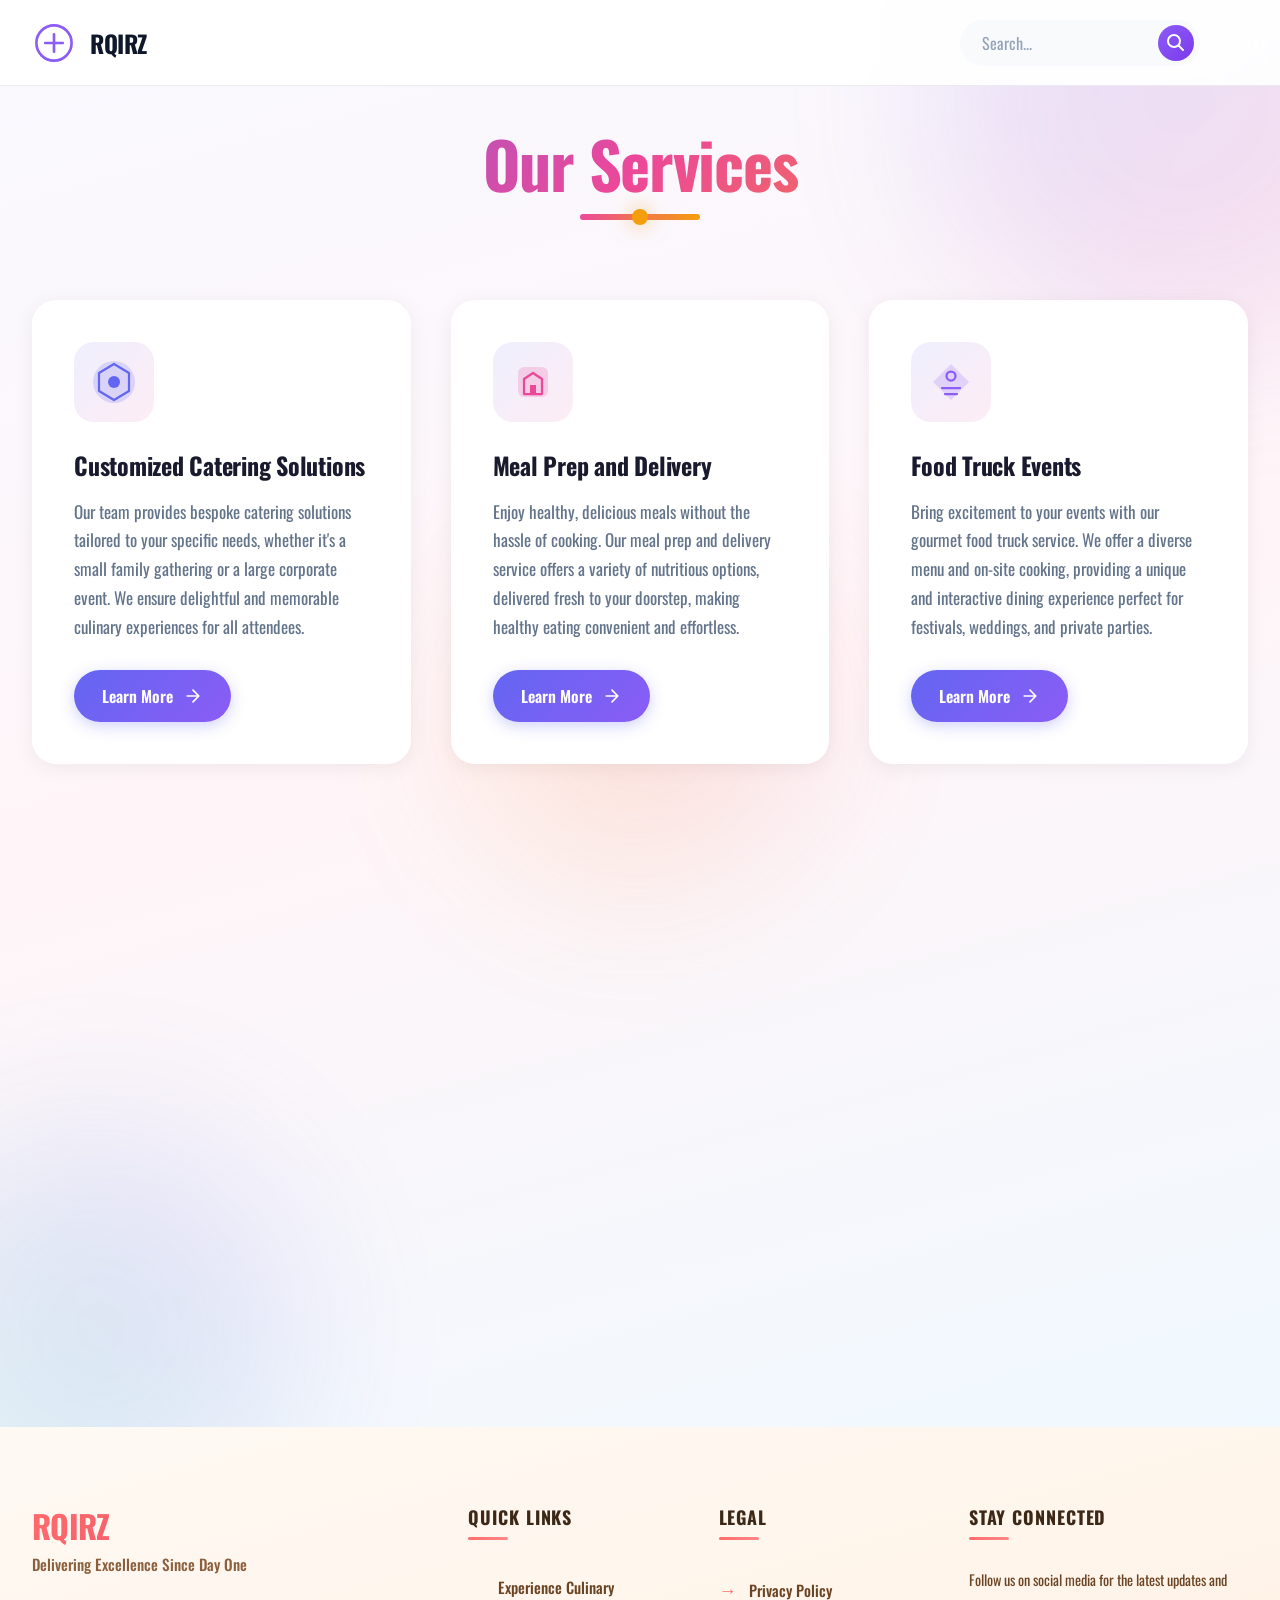
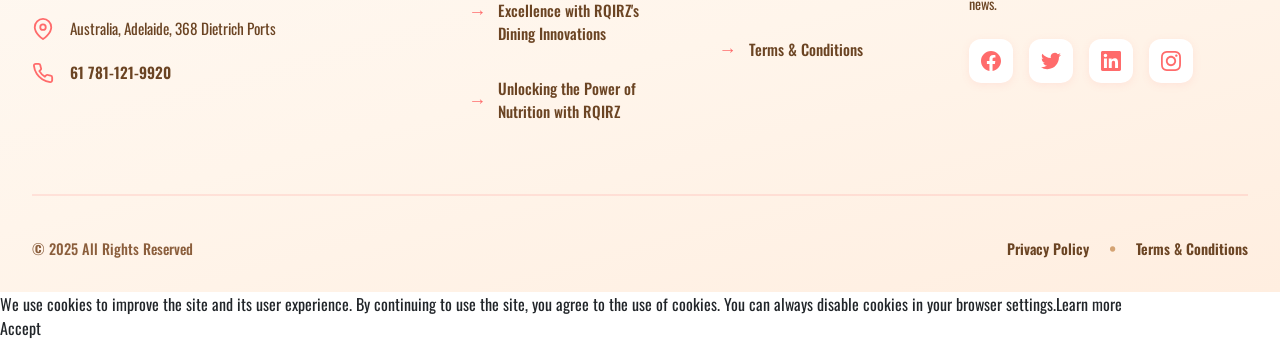
<file: services.html>
<!DOCTYPE html>
<html lang="en">
    <head>
        <meta charset="utf-8" />
        <meta name="viewport" content="width=device-width, initial-scale=1" />

        <meta name="keywords" content="food, recipes, cooking, cuisine, ingredients, meals, dining, culinary, gastronomy, kitchen, chef, healthy, nutrition, gourmet, flavors, dishes, baking, vegetarian, vegan, desserts, appetizers, breakfast, lunch, dinner, snacks, drinks, beverages, organic, seasonal, international" />
        <meta name="description" content="Discover mouth-watering recipes and culinary inspiration at our food website, where we celebrate the art of cooking with diverse flavors and healthy ingredients. Explore our vast collection of easy-to-follow recipes, meal planning tips, and expert cooking advice to create delicious homemade meals for any occasion. Join our vibrant community of food lovers and embark on a flavorful journey that will tantalize your taste buds and elevate your kitchen skills." />

        <title>Savor the Flavor of Life with RQIRZ</title>

        <link rel="stylesheet" href="css/bootstrap.min.css" />
        <link rel="stylesheet" href="css/styles.css" />
        <link rel="stylesheet" href="css/font-awesome.min.css" />
        <link rel='stylesheet' href='css/boxicons.min.css'>
        <link rel="stylesheet" href="css/aos.css">
        <link rel="stylesheet" href="css/bootstrap-icons.css">
        <link rel="stylesheet" href="css/swiper-bundle.min.css" />
    </head>
    <body>
    
    <!-- Header Block: Asymmetric Split Navigation with Floating Search -->
<header class="header-nav-split samxldv" id="header-main-navigation">
    <div class="header-container">
    <!-- Brand Section -->
    <div class="header-brand-section">
        <a href="index.html" class="brand-logo-link">
        <div class="brand-icon">
            <svg viewBox="0 0 50 50" fill="none" xmlns="http://www.w3.org/2000/svg">
            <circle cx="25" cy="25" r="20" stroke="currentColor" stroke-width="3"/>
            <path d="M25 15 L25 35 M15 25 L35 25" stroke="currentColor" stroke-width="3" stroke-linecap="round"/>
            </svg>
        </div>
        <span class="brand-name">RQIRZ</span>
        </a>
    </div>

    <!-- Desktop Navigation -->
    <nav class="desktop-nav samxldv" aria-label="Main navigation">
        <ul class="nav-menu-list">
        <li class="nav-item">
            <a href="index.html" class="nav-link">Home</a>
            <span class="nav-link-underline"></span>
        </li>
        <li class="nav-item has-dropdown">
            <button class="nav-link dropdown-trigger" aria-expanded="false" aria-haspopup="true">
            Pages
            <svg class="dropdown-arrow" width="12" height="8" viewBox="0 0 12 8" fill="none">
                <path d="M1 1.5L6 6.5L11 1.5" stroke="currentColor" stroke-width="2" stroke-linecap="round"/>
            </svg>
            </button>
            <span class="nav-link-underline"></span>
            <div class="dropdown-menu-new" aria-label="Pages submenu">
            <a href="experience-culinary-excellence-with-rqirzs-dining-innovations.html" class="dropdown-item">Experience Culinary Excellence with RQIRZ's Dining Innovations</a>
            <a href="unlocking-the-power-of-nutrition-with-rqirz.html" class="dropdown-item">Unlocking the Power of Nutrition with RQIRZ</a>
            </div>
        </li>
        <li class="nav-item">
            <a href="contact.html" class="nav-link">Contact</a>
            <span class="nav-link-underline"></span>
        </li>
        <li class="nav-item">
            <a href="reviews.html" class="nav-link">Testimonials</a>
            <span class="nav-link-underline"></span>
        </li>
        <li class="nav-item">
            <a href="#about" class="nav-link">About</a>
            <span class="nav-link-underline"></span>
        </li>
        </ul>
    </nav>

    <!-- Search Section -->
    <div class="header-search-section samxldv">
        <form action="order.php" method="GET" class="search-form" role="search">
        <input 
            type="search" 
            name="query" 
            class="search-input" 
            placeholder="Search..."
            aria-label="Search our website"
            autocomplete="off"
        />
        <button type="submit" class="search-button" aria-label="Search">
            <svg width="20" height="20" viewBox="0 0 20 20" fill="none">
            <circle cx="8" cy="8" r="6" stroke="currentColor" stroke-width="2"/>
            <path d="M12.5 12.5L17 17" stroke="currentColor" stroke-width="2" stroke-linecap="round"/>
            </svg>
        </button>
        </form>
    </div>

    <!-- Mobile Hamburger -->
    <button class="hamburger-menu" aria-label="Toggle mobile menu" aria-expanded="false">
        <span class="hamburger-line"></span>
        <span class="hamburger-line"></span>
        <span class="hamburger-line"></span>
    </button>
    </div>

    <!-- Mobile Navigation Overlay -->
    <div class="mobile-nav-overlay">
    <nav class="mobile-nav" aria-label="Mobile navigation">
        <div class="mobile-nav-header">
        <span class="mobile-nav-title">Menu</span>
        <button class="mobile-close" aria-label="Close mobile menu">
            <svg width="24" height="24" viewBox="0 0 24 24" fill="none">
            <path d="M18 6L6 18M6 6L18 18" stroke="currentColor" stroke-width="2" stroke-linecap="round"/>
            </svg>
        </button>
        </div>
        
        <ul class="mobile-menu-list">
        <li class="mobile-nav-item">
            <a href="index.html" class="mobile-nav-link">Home</a>
        </li>
        <li class="mobile-nav-item mobile-has-dropdown">
            <button class="mobile-nav-link mobile-dropdown-trigger">
            Pages
            <svg class="mobile-dropdown-arrow" width="12" height="8" viewBox="0 0 12 8">
                <path d="M1 1.5L6 6.5L11 1.5" stroke="currentColor" stroke-width="2" stroke-linecap="round"/>
            </svg>
            </button>
            <div class="mobile-dropdown-menu-new">
            <a href="experience-culinary-excellence-with-rqirzs-dining-innovations.html" class="mobile-dropdown-item">Experience Culinary Excellence with RQIRZ's Dining Innovations</a>
            <a href="unlocking-the-power-of-nutrition-with-rqirz.html" class="mobile-dropdown-item">Unlocking the Power of Nutrition with RQIRZ</a>
            </div>
        </li>
        <li class="mobile-nav-item">
            <a href="contact.html" class="mobile-nav-link">Contact</a>
        </li>
        <li class="mobile-nav-item">
            <a href="reviews.html" class="mobile-nav-link">Testimonials</a>
        </li>
        <li class="mobile-nav-item">
            <a href="#about" class="mobile-nav-link">About</a>
        </li>
        </ul>

        <!-- Mobile Search -->
        <div class="mobile-search-section samxldv">
        <form action="order.php" method="GET" class="mobile-search-form">
            <input 
            type="search" 
            name="query" 
            class="mobile-search-input" 
            placeholder="Search..."
            aria-label="Search our website"
            />
            <button type="submit" class="mobile-search-button" aria-label="Search">
            <svg width="18" height="18" viewBox="0 0 20 20" fill="none">
                <circle cx="8" cy="8" r="6" stroke="currentColor" stroke-width="2"/>
                <path d="M12.5 12.5L17 17" stroke="currentColor" stroke-width="2" stroke-linecap="round"/>
            </svg>
            </button>
        </form>
        </div>
    </nav>
    </div>
</header>

<script>
// Header Navigation JavaScript
(function() {
    const header = document.querySelector('.header-nav-split');
    const hamburger = document.querySelector('.hamburger-menu');
    const mobileOverlay = document.querySelector('.mobile-nav-overlay');
    const mobileClose = document.querySelector('.mobile-close');
    const mobileLinks = document.querySelectorAll('.mobile-nav-link');
    
    // Desktop Dropdown
    const dropdownTriggers = document.querySelectorAll('.dropdown-trigger');
    dropdownTriggers.forEach(trigger => {
    trigger.addEventListener('click', (e) => {
        e.preventDefault();
        const parent = trigger.closest('.nav-item');
        const isOpen = parent.classList.contains('dropdown-open');
        
        // Close all dropdowns
        document.querySelectorAll('.nav-item').forEach(item => {
        item.classList.remove('dropdown-open');
        const btn = item.querySelector('.dropdown-trigger');
        if (btn) btn.setAttribute('aria-expanded', 'false');
        });
        
        // Toggle current
        if (!isOpen) {
        parent.classList.add('dropdown-open');
        trigger.setAttribute('aria-expanded', 'true');
        }
    });
    });
    
    // Close dropdown when clicking outside
    document.addEventListener('click', (e) => {
    if (!e.target.closest('.has-dropdown')) {
        document.querySelectorAll('.nav-item').forEach(item => {
        item.classList.remove('dropdown-open');
        const btn = item.querySelector('.dropdown-trigger');
        if (btn) btn.setAttribute('aria-expanded', 'false');
        });
    }
    });
    
    // Mobile Menu Toggle
    function openMobileMenu() {
    mobileOverlay.classList.add('mobile-nav-active');
    hamburger.setAttribute('aria-expanded', 'true');
    document.body.style.overflow = 'hidden';
    }
    
    function closeMobileMenu() {
    mobileOverlay.classList.remove('mobile-nav-active');
    hamburger.setAttribute('aria-expanded', 'false');
    document.body.style.overflow = '';
    }
    
    hamburger.addEventListener('click', openMobileMenu);
    mobileClose.addEventListener('click', closeMobileMenu);
    
    // Close mobile menu when clicking overlay
    mobileOverlay.addEventListener('click', (e) => {
    if (e.target === mobileOverlay) {
        closeMobileMenu();
    }
    });
    
    // Close mobile menu when clicking links
    mobileLinks.forEach(link => {
    if (!link.classList.contains('mobile-dropdown-trigger')) {
        link.addEventListener('click', closeMobileMenu);
    }
    });
    
    // Mobile Dropdown
    const mobileDropdownTriggers = document.querySelectorAll('.mobile-dropdown-trigger');
    mobileDropdownTriggers.forEach(trigger => {
    trigger.addEventListener('click', (e) => {
        e.preventDefault();
        const parent = trigger.closest('.mobile-nav-item');
        parent.classList.toggle('mobile-dropdown-open');
    });
    });
    
    // Sticky Header Effect
    let lastScroll = 0;
    window.addEventListener('scroll', () => {
    const currentScroll = window.pageYOffset;
    
    if (currentScroll > 100) {
        header.classList.add('header-scrolled');
    } else {
        header.classList.remove('header-scrolled');
    }
    
    lastScroll = currentScroll;
    });
    
    // Active Link Highlighting
    const currentPage = window.location.pathname.split('/').pop() || 'index.html';
    document.querySelectorAll('.nav-link, .mobile-nav-link').forEach(link => {
    const linkHref = link.getAttribute('href');
    if (linkHref && linkHref.includes(currentPage)) {
        link.classList.add('active-page');
    }
    });
})();
</script>

<main>


<!-- Services Block: Diagonal Grid with Gradient Accents -->
<section class="services-diagonal-grid" id="services-dg-847" data-aos="fade-up">
    <div class="services-container">
    <div class="services-header-wrapper" data-aos="fade-down" data-aos-delay="100">
        <h2 class="services-main-title">Our Services</h2>
        <div class="services-title-accent"></div>
    </div>
    
    <div class="services-grid-layout">
        <!-- Service 1 -->
        <article class="service-card service-card-1" data-aos="zoom-in" data-aos-delay="150">
        <div class="service-icon-wrapper">
            <svg class="service-icon" viewBox="0 0 64 64" xmlns="http://www.w3.org/2000/svg">
            <circle cx="32" cy="32" r="28" fill="currentColor" opacity="0.2"/>
            <path d="M32 8 L52 20 L52 44 L32 56 L12 44 L12 20 Z" fill="none" stroke="currentColor" stroke-width="3" stroke-linejoin="round"/>
            <circle cx="32" cy="32" r="8" fill="currentColor"/>
            </svg>
        </div>
        <div class="service-content">
            <h3 class="service-name">Customized Catering Solutions</h3>
            <p class="service-description">Our team provides bespoke catering solutions tailored to your specific needs, whether it's a small family gathering or a large corporate event. We ensure delightful and memorable culinary experiences for all attendees.</p>
            <a href="contact.html" class="service-btn">
            <span>Learn More</span>
            <svg class="btn-arrow" viewBox="0 0 24 24" fill="none" xmlns="http://www.w3.org/2000/svg">
                <path d="M5 12H19M19 12L12 5M19 12L12 19" stroke="currentColor" stroke-width="2" stroke-linecap="round" stroke-linejoin="round"/>
            </svg>
            </a>
        </div>
        </article>

        <!-- Service 2 -->
        <article class="service-card service-card-2" data-aos="zoom-in" data-aos-delay="200">
        <div class="service-icon-wrapper">
            <svg class="service-icon" viewBox="0 0 64 64" xmlns="http://www.w3.org/2000/svg">
            <rect x="12" y="12" width="40" height="40" rx="8" fill="currentColor" opacity="0.2"/>
            <path d="M20 28 L32 20 L44 28 L44 48 L20 48 Z" fill="none" stroke="currentColor" stroke-width="3" stroke-linejoin="round"/>
            <rect x="28" y="36" width="8" height="12" fill="currentColor"/>
            </svg>
        </div>
        <div class="service-content">
            <h3 class="service-name">Meal Prep and Delivery</h3>
            <p class="service-description">Enjoy healthy, delicious meals without the hassle of cooking. Our meal prep and delivery service offers a variety of nutritious options, delivered fresh to your doorstep, making healthy eating convenient and effortless.</p>
            <a href="contact.html" class="service-btn">
            <span>Learn More</span>
            <svg class="btn-arrow" viewBox="0 0 24 24" fill="none" xmlns="http://www.w3.org/2000/svg">
                <path d="M5 12H19M19 12L12 5M19 12L12 19" stroke="currentColor" stroke-width="2" stroke-linecap="round" stroke-linejoin="round"/>
            </svg>
            </a>
        </div>
        </article>

        <!-- Service 3 -->
        <article class="service-card service-card-3" data-aos="zoom-in" data-aos-delay="250">
        <div class="service-icon-wrapper">
            <svg class="service-icon" viewBox="0 0 64 64" xmlns="http://www.w3.org/2000/svg">
            <path d="M32 8 L56 32 L32 56 L8 32 Z" fill="currentColor" opacity="0.2"/>
            <circle cx="32" cy="24" r="6" fill="none" stroke="currentColor" stroke-width="3"/>
            <path d="M20 40 L44 40" stroke="currentColor" stroke-width="3" stroke-linecap="round"/>
            <path d="M24 48 L40 48" stroke="currentColor" stroke-width="3" stroke-linecap="round"/>
            </svg>
        </div>
        <div class="service-content">
            <h3 class="service-name">Food Truck Events</h3>
            <p class="service-description">Bring excitement to your events with our gourmet food truck service. We offer a diverse menu and on-site cooking, providing a unique and interactive dining experience perfect for festivals, weddings, and private parties.</p>
            <a href="contact.html" class="service-btn">
            <span>Learn More</span>
            <svg class="btn-arrow" viewBox="0 0 24 24" fill="none" xmlns="http://www.w3.org/2000/svg">
                <path d="M5 12H19M19 12L12 5M19 12L12 19" stroke="currentColor" stroke-width="2" stroke-linecap="round" stroke-linejoin="round"/>
            </svg>
            </a>
        </div>
        </article>

        <!-- Service 4 -->
        <article class="service-card service-card-4" data-aos="zoom-in" data-aos-delay="300">
        <div class="service-icon-wrapper">
            <svg class="service-icon" viewBox="0 0 64 64" xmlns="http://www.w3.org/2000/svg">
            <ellipse cx="32" cy="32" rx="26" ry="20" fill="currentColor" opacity="0.2"/>
            <path d="M16 32 Q32 16 48 32 Q32 48 16 32" fill="none" stroke="currentColor" stroke-width="3"/>
            <circle cx="32" cy="32" r="6" fill="currentColor"/>
            <circle cx="20" cy="32" r="3" fill="currentColor"/>
            <circle cx="44" cy="32" r="3" fill="currentColor"/>
            </svg>
        </div>
        <div class="service-content">
            <h3 class="service-name">Organic Produce Subscription</h3>
            <p class="service-description">Receive fresh, organic produce directly from local farms with our subscription service. We curate seasonal selections to ensure you have access to the highest quality fruits and vegetables while supporting sustainable agriculture.</p>
            <a href="contact.html" class="service-btn">
            <span>Learn More</span>
            <svg class="btn-arrow" viewBox="0 0 24 24" fill="none" xmlns="http://www.w3.org/2000/svg">
                <path d="M5 12H19M19 12L12 5M19 12L12 19" stroke="currentColor" stroke-width="2" stroke-linecap="round" stroke-linejoin="round"/>
            </svg>
            </a>
        </div>
        </article>

        <!-- Service 5 -->
        <article class="service-card service-card-5" data-aos="zoom-in" data-aos-delay="350">
        <div class="service-icon-wrapper">
            <svg class="service-icon" viewBox="0 0 64 64" xmlns="http://www.w3.org/2000/svg">
            <polygon points="32,8 56,24 56,40 32,56 8,40 8,24" fill="currentColor" opacity="0.2"/>
            <rect x="22" y="22" width="20" height="20" rx="3" fill="none" stroke="currentColor" stroke-width="3"/>
            <line x1="32" y1="22" x2="32" y2="42" stroke="currentColor" stroke-width="3"/>
            <line x1="22" y1="32" x2="42" y2="32" stroke="currentColor" stroke-width="3"/>
            </svg>
        </div>
        <div class="service-content">
            <h3 class="service-name">Culinary Workshops and Classes</h3>
            <p class="service-description">Expand your culinary skills with our engaging workshops and classes. Led by professional chefs, these sessions cover a range of cuisines and techniques, suitable for beginners and seasoned cooking enthusiasts alike.</p>
            <a href="contact.html" class="service-btn">
            <span>Learn More</span>
            <svg class="btn-arrow" viewBox="0 0 24 24" fill="none" xmlns="http://www.w3.org/2000/svg">
                <path d="M5 12H19M19 12L12 5M19 12L12 19" stroke="currentColor" stroke-width="2" stroke-linecap="round" stroke-linejoin="round"/>
            </svg>
            </a>
        </div>
        </article>

        <!-- Service 6 -->
        <article class="service-card service-card-6" data-aos="zoom-in" data-aos-delay="400">
        <div class="service-icon-wrapper">
            <svg class="service-icon" viewBox="0 0 64 64" xmlns="http://www.w3.org/2000/svg">
            <path d="M32 8 L48 20 L48 44 L32 56 L16 44 L16 20 Z" fill="currentColor" opacity="0.2"/>
            <path d="M32 20 L40 28 L32 36 L24 28 Z" fill="none" stroke="currentColor" stroke-width="3" stroke-linejoin="round"/>
            <path d="M32 36 L40 44 L32 52 L24 44 Z" fill="currentColor"/>
            </svg>
        </div>
        <div class="service-content">
            <h3 class="service-name">Gourmet Gift Baskets</h3>
            <p class="service-description">Delight your loved ones with our exquisite gourmet gift baskets. Perfect for any occasion, our baskets are filled with carefully curated artisanal products, ensuring an impressive and thoughtful gift for family, friends, or clients.</p>
            <a href="contact.html" class="service-btn">
            <span>Learn More</span>
            <svg class="btn-arrow" viewBox="0 0 24 24" fill="none" xmlns="http://www.w3.org/2000/svg">
                <path d="M5 12H19M19 12L12 5M19 12L12 19" stroke="currentColor" stroke-width="2" stroke-linecap="round" stroke-linejoin="round"/>
            </svg>
            </a>
        </div>
        </article>
    </div>
    </div>
    
    <!-- Decorative background elements -->
    <div class="services-bg-decoration services-bg-1"></div>
    <div class="services-bg-decoration services-bg-2"></div>
    <div class="services-bg-decoration services-bg-3"></div>
</section>







</main>
<footer class="footer-wave-modern" id="footer-main-section">
    <div class="footer-wave-divider">
    <svg viewBox="0 0 1200 120" preserveAspectRatio="none">
        <path d="M321.39,56.44c58-10.79,114.16-30.13,172-41.86,82.39-16.72,168.19-17.73,250.45-.39C823.78,31,906.67,72,985.66,92.83c70.05,18.48,146.53,26.09,214.34,3V0H0V27.35A600.21,600.21,0,0,0,321.39,56.44Z"></path>
    </svg>
    </div>
    
    <div class="footer-container">
    <div class="footer-content-grid">
        <!-- Company Info Column -->
        <div class="footer-column footer-brand-column" >
        <div class="footer-brand-wrapper">
            <h3 class="footer-brand-name">RQIRZ</h3>
            <p class="footer-tagline">Delivering Excellence Since Day One</p>
        </div>
        
        <div class="footer-contact-info">
            <div class="footer-contact-item">
            <svg class="footer-icon" viewBox="0 0 24 24" fill="none" stroke="currentColor" stroke-width="2">
                <path d="M21 10c0 7-9 13-9 13s-9-6-9-13a9 9 0 0 1 18 0z"></path>
                <circle cx="12" cy="10" r="3"></circle>
            </svg>
            <span>Australia, Adelaide, 368 Dietrich Ports</span>
            </div>
            
            <div class="footer-contact-item">
            <svg class="footer-icon" viewBox="0 0 24 24" fill="none" stroke="currentColor" stroke-width="2">
                <path d="M22 16.92v3a2 2 0 0 1-2.18 2 19.79 19.79 0 0 1-8.63-3.07 19.5 19.5 0 0 1-6-6 19.79 19.79 0 0 1-3.07-8.67A2 2 0 0 1 4.11 2h3a2 2 0 0 1 2 1.72 12.84 12.84 0 0 0 .7 2.81 2 2 0 0 1-.45 2.11L8.09 9.91a16 16 0 0 0 6 6l1.27-1.27a2 2 0 0 1 2.11-.45 12.84 12.84 0 0 0 2.81.7A2 2 0 0 1 22 16.92z"></path>
            </svg>
            <a href="tel:61 781-121-9920" class="footer-phone-link">61 781-121-9920</a>
            </div>
        </div>
        </div>

        <!-- Quick Links Column -->
        <div class="footer-column footer-links-column" >
        <h4 class="footer-column-title">Quick Links</h4>
        <nav class="footer-nav-list">
            <a href="experience-culinary-excellence-with-rqirzs-dining-innovations.html" class="footer-nav-link">
            <span class="footer-link-arrow">→</span>
            <span>Experience Culinary Excellence with RQIRZ's Dining Innovations</span>
            </a>
            <a href="unlocking-the-power-of-nutrition-with-rqirz.html" class="footer-nav-link">
            <span class="footer-link-arrow">→</span>
            <span>Unlocking the Power of Nutrition with RQIRZ</span>
            </a>
        </nav>
        </div>

        <!-- Legal Links Column -->
        <div class="footer-column footer-legal-column" >
        <h4 class="footer-column-title">Legal</h4>
        <nav class="footer-nav-list">
            <a href="policy.html" class="footer-nav-link">
            <span class="footer-link-arrow">→</span>
            <span>Privacy Policy</span>
            </a>
            <a href="terms.html" class="footer-nav-link">
            <span class="footer-link-arrow">→</span>
            <span>Terms & Conditions</span>
            </a>
        </nav>
        </div>

        <!-- Newsletter Column -->
        <div class="footer-column footer-newsletter-column" >
        <h4 class="footer-column-title">Stay Connected</h4>
        <p class="footer-newsletter-text">Follow us on social media for the latest updates and news.</p>
        <div class="footer-social-icons">
            <a href="#" class="footer-social-link" aria-label="Facebook">
            <svg viewBox="0 0 24 24" fill="currentColor">
                <path d="M24 12.073c0-6.627-5.373-12-12-12s-12 5.373-12 12c0 5.99 4.388 10.954 10.125 11.854v-8.385H7.078v-3.47h3.047V9.43c0-3.007 1.792-4.669 4.533-4.669 1.312 0 2.686.235 2.686.235v2.953H15.83c-1.491 0-1.956.925-1.956 1.874v2.25h3.328l-.532 3.47h-2.796v8.385C19.612 23.027 24 18.062 24 12.073z"/>
            </svg>
            </a>
            <a href="#" class="footer-social-link" aria-label="Twitter">
            <svg viewBox="0 0 24 24" fill="currentColor">
                <path d="M23.953 4.57a10 10 0 01-2.825.775 4.958 4.958 0 002.163-2.723c-.951.555-2.005.959-3.127 1.184a4.92 4.92 0 00-8.384 4.482C7.69 8.095 4.067 6.13 1.64 3.162a4.822 4.822 0 00-.666 2.475c0 1.71.87 3.213 2.188 4.096a4.904 4.904 0 01-2.228-.616v.06a4.923 4.923 0 003.946 4.827 4.996 4.996 0 01-2.212.085 4.936 4.936 0 004.604 3.417 9.867 9.867 0 01-6.102 2.105c-.39 0-.779-.023-1.17-.067a13.995 13.995 0 007.557 2.209c9.053 0 13.998-7.496 13.998-13.985 0-.21 0-.42-.015-.63A9.935 9.935 0 0024 4.59z"/>
            </svg>
            </a>
            <a href="#" class="footer-social-link" aria-label="LinkedIn">
            <svg viewBox="0 0 24 24" fill="currentColor">
                <path d="M20.447 20.452h-3.554v-5.569c0-1.328-.027-3.037-1.852-3.037-1.853 0-2.136 1.445-2.136 2.939v5.667H9.351V9h3.414v1.561h.046c.477-.9 1.637-1.85 3.37-1.85 3.601 0 4.267 2.37 4.267 5.455v6.286zM5.337 7.433c-1.144 0-2.063-.926-2.063-2.065 0-1.138.92-2.063 2.063-2.063 1.14 0 2.064.925 2.064 2.063 0 1.139-.925 2.065-2.064 2.065zm1.782 13.019H3.555V9h3.564v11.452zM22.225 0H1.771C.792 0 0 .774 0 1.729v20.542C0 23.227.792 24 1.771 24h20.451C23.2 24 24 23.227 24 22.271V1.729C24 .774 23.2 0 22.222 0h.003z"/>
            </svg>
            </a>
            <a href="#" class="footer-social-link" aria-label="Instagram">
            <svg viewBox="0 0 24 24" fill="currentColor">
                <path d="M12 0C8.74 0 8.333.015 7.053.072 5.775.132 4.905.333 4.14.63c-.789.306-1.459.717-2.126 1.384S.935 3.35.63 4.14C.333 4.905.131 5.775.072 7.053.012 8.333 0 8.74 0 12s.015 3.667.072 4.947c.06 1.277.261 2.148.558 2.913.306.788.717 1.459 1.384 2.126.667.666 1.336 1.079 2.126 1.384.766.296 1.636.499 2.913.558C8.333 23.988 8.74 24 12 24s3.667-.015 4.947-.072c1.277-.06 2.148-.262 2.913-.558.788-.306 1.459-.718 2.126-1.384.666-.667 1.079-1.335 1.384-2.126.296-.765.499-1.636.558-2.913.06-1.28.072-1.687.072-4.947s-.015-3.667-.072-4.947c-.06-1.277-.262-2.149-.558-2.913-.306-.789-.718-1.459-1.384-2.126C21.319 1.347 20.651.935 19.86.63c-.765-.297-1.636-.499-2.913-.558C15.667.012 15.26 0 12 0zm0 2.16c3.203 0 3.585.016 4.85.071 1.17.055 1.805.249 2.227.415.562.217.96.477 1.382.896.419.42.679.819.896 1.381.164.422.36 1.057.413 2.227.057 1.266.07 1.646.07 4.85s-.015 3.585-.074 4.85c-.061 1.17-.256 1.805-.421 2.227-.224.562-.479.96-.899 1.382-.419.419-.824.679-1.38.896-.42.164-1.065.36-2.235.413-1.274.057-1.649.07-4.859.07-3.211 0-3.586-.015-4.859-.074-1.171-.061-1.816-.256-2.236-.421-.569-.224-.96-.479-1.379-.899-.421-.419-.69-.824-.9-1.38-.165-.42-.359-1.065-.42-2.235-.045-1.26-.061-1.649-.061-4.844 0-3.196.016-3.586.061-4.861.061-1.17.255-1.814.42-2.234.21-.57.479-.96.9-1.381.419-.419.81-.689 1.379-.898.42-.166 1.051-.361 2.221-.421 1.275-.045 1.65-.06 4.859-.06l.045.03zm0 3.678c-3.405 0-6.162 2.76-6.162 6.162 0 3.405 2.76 6.162 6.162 6.162 3.405 0 6.162-2.76 6.162-6.162 0-3.405-2.76-6.162-6.162-6.162zM12 16c-2.21 0-4-1.79-4-4s1.79-4 4-4 4 1.79 4 4-1.79 4-4 4zm7.846-10.405c0 .795-.646 1.44-1.44 1.44-.795 0-1.44-.646-1.44-1.44 0-.794.646-1.439 1.44-1.439.793-.001 1.44.645 1.44 1.439z"/>
            </svg>
            </a>
        </div>
        </div>
    </div>

    <!-- Footer Bottom -->
    <div class="footer-bottom" >
        <div class="footer-bottom-content">
        <p class="footer-copyright">© 2025 All Rights Reserved</p>
        <div class="footer-bottom-links">
            <a href="policy.html" class="footer-bottom-link">Privacy Policy</a>
            <span class="footer-separator">•</span>
            <a href="terms.html" class="footer-bottom-link">Terms & Conditions</a>
        </div>
        </div>
    </div>
    </div>
</footer>



    <script type="text/javascript" src="js/popper.js"></script><script> window.start.init({Palette:"palette1",Mode:"banner bottom",Time:"0", Message: "We use cookies to improve the site and its user experience. By continuing to use the site, you agree to the use of cookies. You can always disable cookies in your browser settings.", ButtonText: "Accept", LinkText: "Learn more"})</script>
        
    <script src="https://code.jquery.com/jquery-3.2.1.slim.min.js"></script>
    <script src="js/popper.min.js"></script>
    <script src="js/bootstrap.min.js"></script>
    <script src="js/aos.js"></script>
    <script src="js/swiper-bundle.min.js"></script>
    <script src="js/script.js"></script>

    <script>AOS.init();</script>
    </body>
</html>
</file>
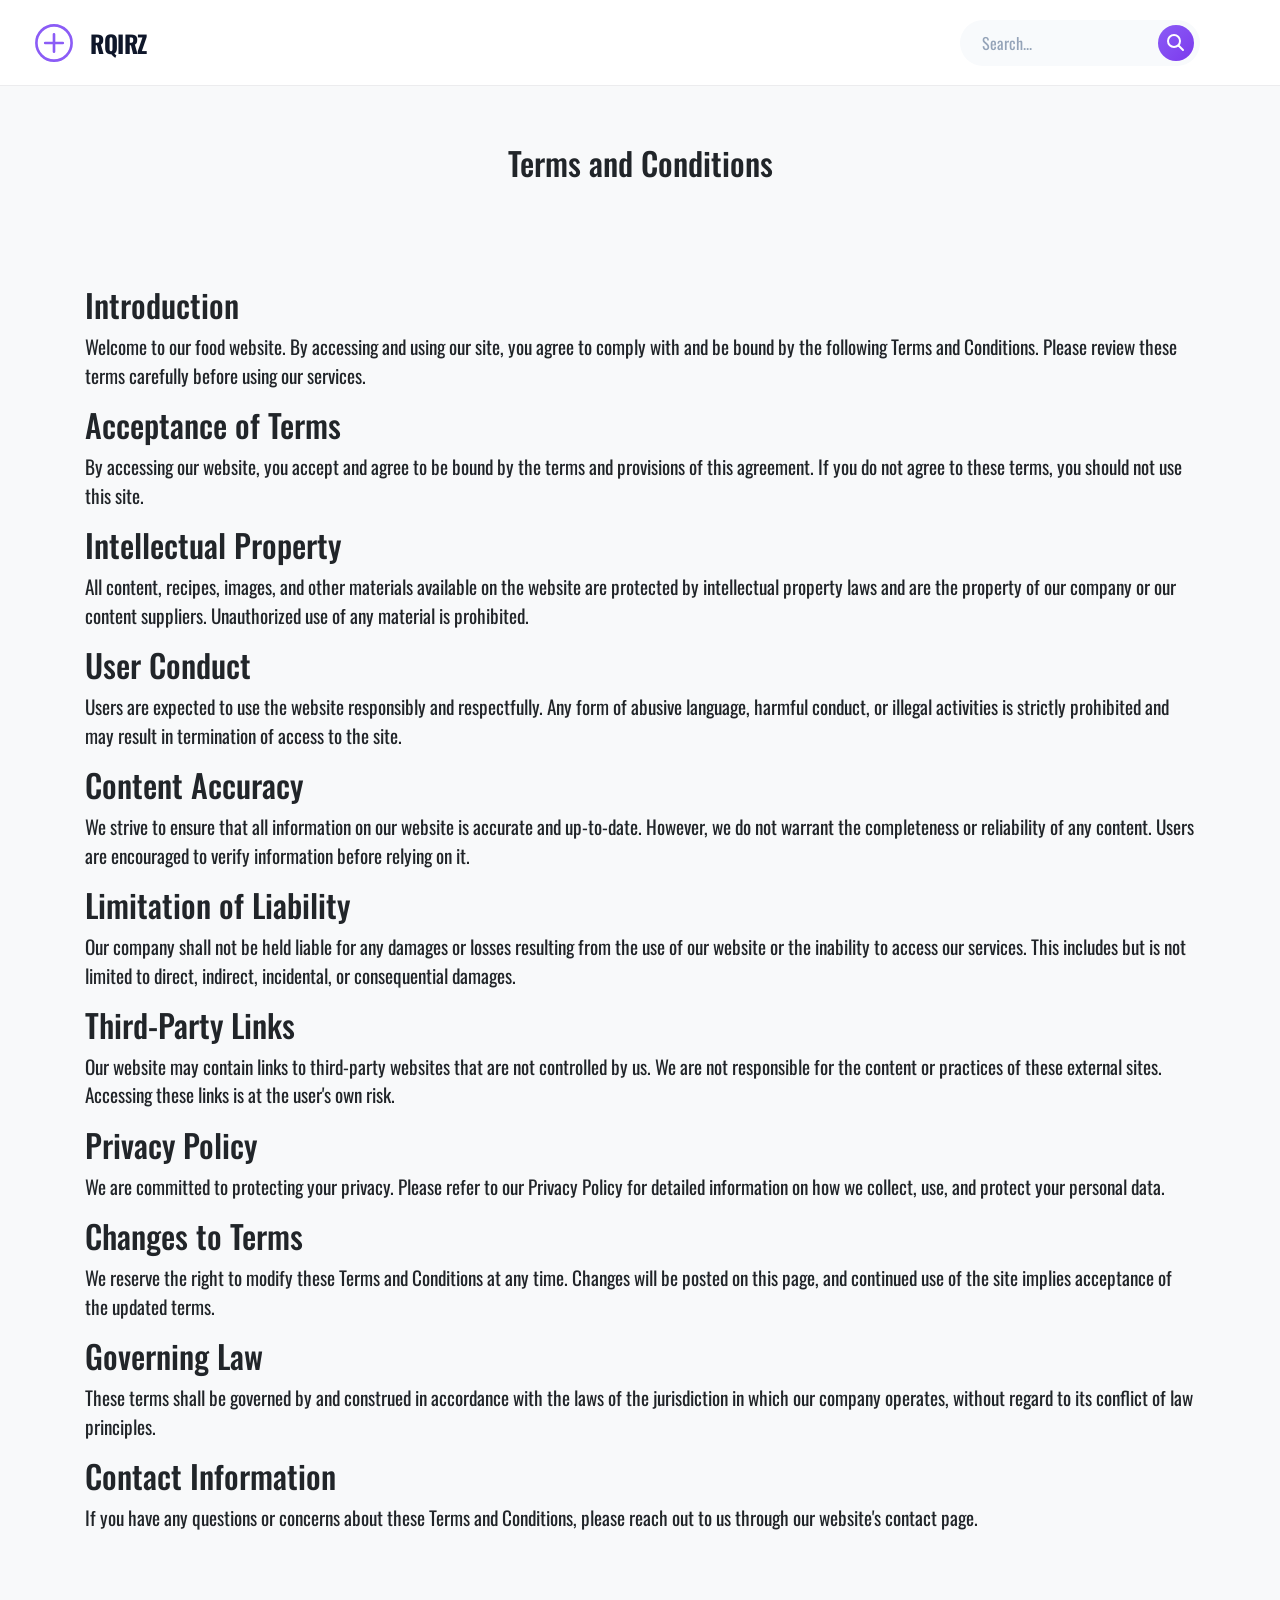
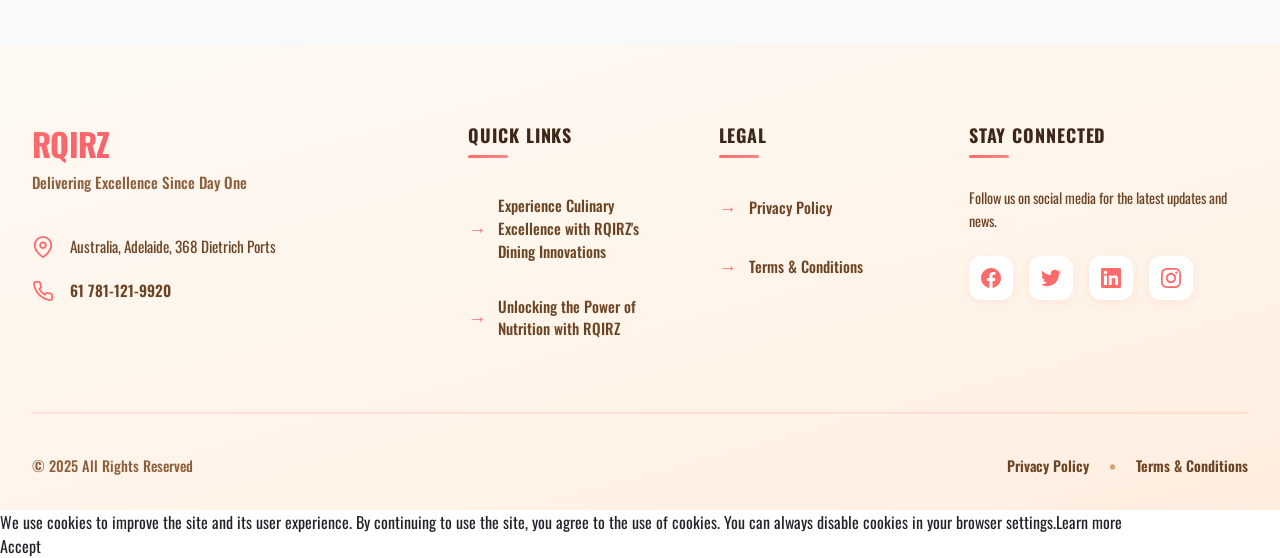
<file: terms.html>
<!DOCTYPE html>
<html lang="en">
    <head>
        <meta charset="utf-8" />
        <meta name="viewport" content="width=device-width, initial-scale=1" />

        <meta name="keywords" content="food, recipes, cooking, cuisine, ingredients, meals, dining, culinary, gastronomy, kitchen, chef, healthy, nutrition, gourmet, flavors, dishes, baking, vegetarian, vegan, desserts, appetizers, breakfast, lunch, dinner, snacks, drinks, beverages, organic, seasonal, international" />
        <meta name="description" content="Discover mouth-watering recipes and culinary inspiration at our food website, where we celebrate the art of cooking with diverse flavors and healthy ingredients. Explore our vast collection of easy-to-follow recipes, meal planning tips, and expert cooking advice to create delicious homemade meals for any occasion. Join our vibrant community of food lovers and embark on a flavorful journey that will tantalize your taste buds and elevate your kitchen skills." />

        <title>Terms and Conditions | Savor the Flavor of Life with RQIRZ</title>

        <link rel="stylesheet" href="css/bootstrap.min.css" />
        <link rel="stylesheet" href="css/styles.css" />
        <link rel="stylesheet" href="css/font-awesome.min.css" />
        <link rel='stylesheet' href='css/boxicons.min.css'>
        <link rel="stylesheet" href="css/aos.css">
        <link rel="stylesheet" href="css/bootstrap-icons.css">
        <link rel="stylesheet" href="css/swiper-bundle.min.css" />
    </head>
    <body>
    
    <!-- Header Block: Asymmetric Split Navigation with Floating Search -->
<header class="header-nav-split lrkgmfx" id="header-main-navigation">
    <div class="header-container">
    <!-- Brand Section -->
    <div class="header-brand-section">
        <a href="index.html" class="brand-logo-link">
        <div class="brand-icon">
            <svg viewBox="0 0 50 50" fill="none" xmlns="http://www.w3.org/2000/svg">
            <circle cx="25" cy="25" r="20" stroke="currentColor" stroke-width="3"/>
            <path d="M25 15 L25 35 M15 25 L35 25" stroke="currentColor" stroke-width="3" stroke-linecap="round"/>
            </svg>
        </div>
        <span class="brand-name">RQIRZ</span>
        </a>
    </div>

    <!-- Desktop Navigation -->
    <nav class="desktop-nav lrkgmfx" aria-label="Main navigation">
        <ul class="nav-menu-list">
        <li class="nav-item">
            <a href="index.html" class="nav-link">Home</a>
            <span class="nav-link-underline"></span>
        </li>
        <li class="nav-item has-dropdown">
            <button class="nav-link dropdown-trigger" aria-expanded="false" aria-haspopup="true">
            Pages
            <svg class="dropdown-arrow" width="12" height="8" viewBox="0 0 12 8" fill="none">
                <path d="M1 1.5L6 6.5L11 1.5" stroke="currentColor" stroke-width="2" stroke-linecap="round"/>
            </svg>
            </button>
            <span class="nav-link-underline"></span>
            <div class="dropdown-menu-new" aria-label="Pages submenu">
            <a href="experience-culinary-excellence-with-rqirzs-dining-innovations.html" class="dropdown-item">Experience Culinary Excellence with RQIRZ's Dining Innovations</a>
            <a href="unlocking-the-power-of-nutrition-with-rqirz.html" class="dropdown-item">Unlocking the Power of Nutrition with RQIRZ</a>
            </div>
        </li>
        <li class="nav-item">
            <a href="contact.html" class="nav-link">Contact</a>
            <span class="nav-link-underline"></span>
        </li>
        <li class="nav-item">
            <a href="reviews.html" class="nav-link">Testimonials</a>
            <span class="nav-link-underline"></span>
        </li>
        <li class="nav-item">
            <a href="#about" class="nav-link">About</a>
            <span class="nav-link-underline"></span>
        </li>
        </ul>
    </nav>

    <!-- Search Section -->
    <div class="header-search-section lrkgmfx">
        <form action="order.php" method="GET" class="search-form" role="search">
        <input 
            type="search" 
            name="query" 
            class="search-input" 
            placeholder="Search..."
            aria-label="Search our website"
            autocomplete="off"
        />
        <button type="submit" class="search-button" aria-label="Search">
            <svg width="20" height="20" viewBox="0 0 20 20" fill="none">
            <circle cx="8" cy="8" r="6" stroke="currentColor" stroke-width="2"/>
            <path d="M12.5 12.5L17 17" stroke="currentColor" stroke-width="2" stroke-linecap="round"/>
            </svg>
        </button>
        </form>
    </div>

    <!-- Mobile Hamburger -->
    <button class="hamburger-menu" aria-label="Toggle mobile menu" aria-expanded="false">
        <span class="hamburger-line"></span>
        <span class="hamburger-line"></span>
        <span class="hamburger-line"></span>
    </button>
    </div>

    <!-- Mobile Navigation Overlay -->
    <div class="mobile-nav-overlay">
    <nav class="mobile-nav" aria-label="Mobile navigation">
        <div class="mobile-nav-header">
        <span class="mobile-nav-title">Menu</span>
        <button class="mobile-close" aria-label="Close mobile menu">
            <svg width="24" height="24" viewBox="0 0 24 24" fill="none">
            <path d="M18 6L6 18M6 6L18 18" stroke="currentColor" stroke-width="2" stroke-linecap="round"/>
            </svg>
        </button>
        </div>
        
        <ul class="mobile-menu-list">
        <li class="mobile-nav-item">
            <a href="index.html" class="mobile-nav-link">Home</a>
        </li>
        <li class="mobile-nav-item mobile-has-dropdown">
            <button class="mobile-nav-link mobile-dropdown-trigger">
            Pages
            <svg class="mobile-dropdown-arrow" width="12" height="8" viewBox="0 0 12 8">
                <path d="M1 1.5L6 6.5L11 1.5" stroke="currentColor" stroke-width="2" stroke-linecap="round"/>
            </svg>
            </button>
            <div class="mobile-dropdown-menu-new">
            <a href="experience-culinary-excellence-with-rqirzs-dining-innovations.html" class="mobile-dropdown-item">Experience Culinary Excellence with RQIRZ's Dining Innovations</a>
            <a href="unlocking-the-power-of-nutrition-with-rqirz.html" class="mobile-dropdown-item">Unlocking the Power of Nutrition with RQIRZ</a>
            </div>
        </li>
        <li class="mobile-nav-item">
            <a href="contact.html" class="mobile-nav-link">Contact</a>
        </li>
        <li class="mobile-nav-item">
            <a href="reviews.html" class="mobile-nav-link">Testimonials</a>
        </li>
        <li class="mobile-nav-item">
            <a href="#about" class="mobile-nav-link">About</a>
        </li>
        </ul>

        <!-- Mobile Search -->
        <div class="mobile-search-section lrkgmfx">
        <form action="order.php" method="GET" class="mobile-search-form">
            <input 
            type="search" 
            name="query" 
            class="mobile-search-input" 
            placeholder="Search..."
            aria-label="Search our website"
            />
            <button type="submit" class="mobile-search-button" aria-label="Search">
            <svg width="18" height="18" viewBox="0 0 20 20" fill="none">
                <circle cx="8" cy="8" r="6" stroke="currentColor" stroke-width="2"/>
                <path d="M12.5 12.5L17 17" stroke="currentColor" stroke-width="2" stroke-linecap="round"/>
            </svg>
            </button>
        </form>
        </div>
    </nav>
    </div>
</header>

<script>
// Header Navigation JavaScript
(function() {
    const header = document.querySelector('.header-nav-split');
    const hamburger = document.querySelector('.hamburger-menu');
    const mobileOverlay = document.querySelector('.mobile-nav-overlay');
    const mobileClose = document.querySelector('.mobile-close');
    const mobileLinks = document.querySelectorAll('.mobile-nav-link');
    
    // Desktop Dropdown
    const dropdownTriggers = document.querySelectorAll('.dropdown-trigger');
    dropdownTriggers.forEach(trigger => {
    trigger.addEventListener('click', (e) => {
        e.preventDefault();
        const parent = trigger.closest('.nav-item');
        const isOpen = parent.classList.contains('dropdown-open');
        
        // Close all dropdowns
        document.querySelectorAll('.nav-item').forEach(item => {
        item.classList.remove('dropdown-open');
        const btn = item.querySelector('.dropdown-trigger');
        if (btn) btn.setAttribute('aria-expanded', 'false');
        });
        
        // Toggle current
        if (!isOpen) {
        parent.classList.add('dropdown-open');
        trigger.setAttribute('aria-expanded', 'true');
        }
    });
    });
    
    // Close dropdown when clicking outside
    document.addEventListener('click', (e) => {
    if (!e.target.closest('.has-dropdown')) {
        document.querySelectorAll('.nav-item').forEach(item => {
        item.classList.remove('dropdown-open');
        const btn = item.querySelector('.dropdown-trigger');
        if (btn) btn.setAttribute('aria-expanded', 'false');
        });
    }
    });
    
    // Mobile Menu Toggle
    function openMobileMenu() {
    mobileOverlay.classList.add('mobile-nav-active');
    hamburger.setAttribute('aria-expanded', 'true');
    document.body.style.overflow = 'hidden';
    }
    
    function closeMobileMenu() {
    mobileOverlay.classList.remove('mobile-nav-active');
    hamburger.setAttribute('aria-expanded', 'false');
    document.body.style.overflow = '';
    }
    
    hamburger.addEventListener('click', openMobileMenu);
    mobileClose.addEventListener('click', closeMobileMenu);
    
    // Close mobile menu when clicking overlay
    mobileOverlay.addEventListener('click', (e) => {
    if (e.target === mobileOverlay) {
        closeMobileMenu();
    }
    });
    
    // Close mobile menu when clicking links
    mobileLinks.forEach(link => {
    if (!link.classList.contains('mobile-dropdown-trigger')) {
        link.addEventListener('click', closeMobileMenu);
    }
    });
    
    // Mobile Dropdown
    const mobileDropdownTriggers = document.querySelectorAll('.mobile-dropdown-trigger');
    mobileDropdownTriggers.forEach(trigger => {
    trigger.addEventListener('click', (e) => {
        e.preventDefault();
        const parent = trigger.closest('.mobile-nav-item');
        parent.classList.toggle('mobile-dropdown-open');
    });
    });
    
    // Sticky Header Effect
    let lastScroll = 0;
    window.addEventListener('scroll', () => {
    const currentScroll = window.pageYOffset;
    
    if (currentScroll > 100) {
        header.classList.add('header-scrolled');
    } else {
        header.classList.remove('header-scrolled');
    }
    
    lastScroll = currentScroll;
    });
    
    // Active Link Highlighting
    const currentPage = window.location.pathname.split('/').pop() || 'index.html';
    document.querySelectorAll('.nav-link, .mobile-nav-link').forEach(link => {
    const linkHref = link.getAttribute('href');
    if (linkHref && linkHref.includes(currentPage)) {
        link.classList.add('active-page');
    }
    });
})();
</script>

<main>



<section id="about" class="dmeghz bg-light py-5">
    <div class="container pt-5">
        <h2 class="text-center py-5">Terms and Conditions</h2>
        <div class="py-5"><h2>Introduction</h2>
<p>Welcome to our food website. By accessing and using our site, you agree to comply with and be bound by the following Terms and Conditions. Please review these terms carefully before using our services.</p>

<h2>Acceptance of Terms</h2>
<p>By accessing our website, you accept and agree to be bound by the terms and provisions of this agreement. If you do not agree to these terms, you should not use this site.</p>

<h2>Intellectual Property</h2>
<p>All content, recipes, images, and other materials available on the website are protected by intellectual property laws and are the property of our company or our content suppliers. Unauthorized use of any material is prohibited.</p>

<h2>User Conduct</h2>
<p>Users are expected to use the website responsibly and respectfully. Any form of abusive language, harmful conduct, or illegal activities is strictly prohibited and may result in termination of access to the site.</p>

<h2>Content Accuracy</h2>
<p>We strive to ensure that all information on our website is accurate and up-to-date. However, we do not warrant the completeness or reliability of any content. Users are encouraged to verify information before relying on it.</p>

<h2>Limitation of Liability</h2>
<p>Our company shall not be held liable for any damages or losses resulting from the use of our website or the inability to access our services. This includes but is not limited to direct, indirect, incidental, or consequential damages.</p>

<h2>Third-Party Links</h2>
<p>Our website may contain links to third-party websites that are not controlled by us. We are not responsible for the content or practices of these external sites. Accessing these links is at the user's own risk.</p>

<h2>Privacy Policy</h2>
<p>We are committed to protecting your privacy. Please refer to our Privacy Policy for detailed information on how we collect, use, and protect your personal data.</p>

<h2>Changes to Terms</h2>
<p>We reserve the right to modify these Terms and Conditions at any time. Changes will be posted on this page, and continued use of the site implies acceptance of the updated terms.</p>

<h2>Governing Law</h2>
<p>These terms shall be governed by and construed in accordance with the laws of the jurisdiction in which our company operates, without regard to its conflict of law principles.</p>

<h2>Contact Information</h2>
<p>If you have any questions or concerns about these Terms and Conditions, please reach out to us through our website's contact page.</p></div>
    </div>
</section>






</main>
<footer class="footer-wave-modern" id="footer-main-section">
    <div class="footer-wave-divider">
    <svg viewBox="0 0 1200 120" preserveAspectRatio="none">
        <path d="M321.39,56.44c58-10.79,114.16-30.13,172-41.86,82.39-16.72,168.19-17.73,250.45-.39C823.78,31,906.67,72,985.66,92.83c70.05,18.48,146.53,26.09,214.34,3V0H0V27.35A600.21,600.21,0,0,0,321.39,56.44Z"></path>
    </svg>
    </div>
    
    <div class="footer-container">
    <div class="footer-content-grid">
        <!-- Company Info Column -->
        <div class="footer-column footer-brand-column" >
        <div class="footer-brand-wrapper">
            <h3 class="footer-brand-name">RQIRZ</h3>
            <p class="footer-tagline">Delivering Excellence Since Day One</p>
        </div>
        
        <div class="footer-contact-info">
            <div class="footer-contact-item">
            <svg class="footer-icon" viewBox="0 0 24 24" fill="none" stroke="currentColor" stroke-width="2">
                <path d="M21 10c0 7-9 13-9 13s-9-6-9-13a9 9 0 0 1 18 0z"></path>
                <circle cx="12" cy="10" r="3"></circle>
            </svg>
            <span>Australia, Adelaide, 368 Dietrich Ports</span>
            </div>
            
            <div class="footer-contact-item">
            <svg class="footer-icon" viewBox="0 0 24 24" fill="none" stroke="currentColor" stroke-width="2">
                <path d="M22 16.92v3a2 2 0 0 1-2.18 2 19.79 19.79 0 0 1-8.63-3.07 19.5 19.5 0 0 1-6-6 19.79 19.79 0 0 1-3.07-8.67A2 2 0 0 1 4.11 2h3a2 2 0 0 1 2 1.72 12.84 12.84 0 0 0 .7 2.81 2 2 0 0 1-.45 2.11L8.09 9.91a16 16 0 0 0 6 6l1.27-1.27a2 2 0 0 1 2.11-.45 12.84 12.84 0 0 0 2.81.7A2 2 0 0 1 22 16.92z"></path>
            </svg>
            <a href="tel:61 781-121-9920" class="footer-phone-link">61 781-121-9920</a>
            </div>
        </div>
        </div>

        <!-- Quick Links Column -->
        <div class="footer-column footer-links-column" >
        <h4 class="footer-column-title">Quick Links</h4>
        <nav class="footer-nav-list">
            <a href="experience-culinary-excellence-with-rqirzs-dining-innovations.html" class="footer-nav-link">
            <span class="footer-link-arrow">→</span>
            <span>Experience Culinary Excellence with RQIRZ's Dining Innovations</span>
            </a>
            <a href="unlocking-the-power-of-nutrition-with-rqirz.html" class="footer-nav-link">
            <span class="footer-link-arrow">→</span>
            <span>Unlocking the Power of Nutrition with RQIRZ</span>
            </a>
        </nav>
        </div>

        <!-- Legal Links Column -->
        <div class="footer-column footer-legal-column" >
        <h4 class="footer-column-title">Legal</h4>
        <nav class="footer-nav-list">
            <a href="policy.html" class="footer-nav-link">
            <span class="footer-link-arrow">→</span>
            <span>Privacy Policy</span>
            </a>
            <a href="terms.html" class="footer-nav-link">
            <span class="footer-link-arrow">→</span>
            <span>Terms & Conditions</span>
            </a>
        </nav>
        </div>

        <!-- Newsletter Column -->
        <div class="footer-column footer-newsletter-column" >
        <h4 class="footer-column-title">Stay Connected</h4>
        <p class="footer-newsletter-text">Follow us on social media for the latest updates and news.</p>
        <div class="footer-social-icons">
            <a href="#" class="footer-social-link" aria-label="Facebook">
            <svg viewBox="0 0 24 24" fill="currentColor">
                <path d="M24 12.073c0-6.627-5.373-12-12-12s-12 5.373-12 12c0 5.99 4.388 10.954 10.125 11.854v-8.385H7.078v-3.47h3.047V9.43c0-3.007 1.792-4.669 4.533-4.669 1.312 0 2.686.235 2.686.235v2.953H15.83c-1.491 0-1.956.925-1.956 1.874v2.25h3.328l-.532 3.47h-2.796v8.385C19.612 23.027 24 18.062 24 12.073z"/>
            </svg>
            </a>
            <a href="#" class="footer-social-link" aria-label="Twitter">
            <svg viewBox="0 0 24 24" fill="currentColor">
                <path d="M23.953 4.57a10 10 0 01-2.825.775 4.958 4.958 0 002.163-2.723c-.951.555-2.005.959-3.127 1.184a4.92 4.92 0 00-8.384 4.482C7.69 8.095 4.067 6.13 1.64 3.162a4.822 4.822 0 00-.666 2.475c0 1.71.87 3.213 2.188 4.096a4.904 4.904 0 01-2.228-.616v.06a4.923 4.923 0 003.946 4.827 4.996 4.996 0 01-2.212.085 4.936 4.936 0 004.604 3.417 9.867 9.867 0 01-6.102 2.105c-.39 0-.779-.023-1.17-.067a13.995 13.995 0 007.557 2.209c9.053 0 13.998-7.496 13.998-13.985 0-.21 0-.42-.015-.63A9.935 9.935 0 0024 4.59z"/>
            </svg>
            </a>
            <a href="#" class="footer-social-link" aria-label="LinkedIn">
            <svg viewBox="0 0 24 24" fill="currentColor">
                <path d="M20.447 20.452h-3.554v-5.569c0-1.328-.027-3.037-1.852-3.037-1.853 0-2.136 1.445-2.136 2.939v5.667H9.351V9h3.414v1.561h.046c.477-.9 1.637-1.85 3.37-1.85 3.601 0 4.267 2.37 4.267 5.455v6.286zM5.337 7.433c-1.144 0-2.063-.926-2.063-2.065 0-1.138.92-2.063 2.063-2.063 1.14 0 2.064.925 2.064 2.063 0 1.139-.925 2.065-2.064 2.065zm1.782 13.019H3.555V9h3.564v11.452zM22.225 0H1.771C.792 0 0 .774 0 1.729v20.542C0 23.227.792 24 1.771 24h20.451C23.2 24 24 23.227 24 22.271V1.729C24 .774 23.2 0 22.222 0h.003z"/>
            </svg>
            </a>
            <a href="#" class="footer-social-link" aria-label="Instagram">
            <svg viewBox="0 0 24 24" fill="currentColor">
                <path d="M12 0C8.74 0 8.333.015 7.053.072 5.775.132 4.905.333 4.14.63c-.789.306-1.459.717-2.126 1.384S.935 3.35.63 4.14C.333 4.905.131 5.775.072 7.053.012 8.333 0 8.74 0 12s.015 3.667.072 4.947c.06 1.277.261 2.148.558 2.913.306.788.717 1.459 1.384 2.126.667.666 1.336 1.079 2.126 1.384.766.296 1.636.499 2.913.558C8.333 23.988 8.74 24 12 24s3.667-.015 4.947-.072c1.277-.06 2.148-.262 2.913-.558.788-.306 1.459-.718 2.126-1.384.666-.667 1.079-1.335 1.384-2.126.296-.765.499-1.636.558-2.913.06-1.28.072-1.687.072-4.947s-.015-3.667-.072-4.947c-.06-1.277-.262-2.149-.558-2.913-.306-.789-.718-1.459-1.384-2.126C21.319 1.347 20.651.935 19.86.63c-.765-.297-1.636-.499-2.913-.558C15.667.012 15.26 0 12 0zm0 2.16c3.203 0 3.585.016 4.85.071 1.17.055 1.805.249 2.227.415.562.217.96.477 1.382.896.419.42.679.819.896 1.381.164.422.36 1.057.413 2.227.057 1.266.07 1.646.07 4.85s-.015 3.585-.074 4.85c-.061 1.17-.256 1.805-.421 2.227-.224.562-.479.96-.899 1.382-.419.419-.824.679-1.38.896-.42.164-1.065.36-2.235.413-1.274.057-1.649.07-4.859.07-3.211 0-3.586-.015-4.859-.074-1.171-.061-1.816-.256-2.236-.421-.569-.224-.96-.479-1.379-.899-.421-.419-.69-.824-.9-1.38-.165-.42-.359-1.065-.42-2.235-.045-1.26-.061-1.649-.061-4.844 0-3.196.016-3.586.061-4.861.061-1.17.255-1.814.42-2.234.21-.57.479-.96.9-1.381.419-.419.81-.689 1.379-.898.42-.166 1.051-.361 2.221-.421 1.275-.045 1.65-.06 4.859-.06l.045.03zm0 3.678c-3.405 0-6.162 2.76-6.162 6.162 0 3.405 2.76 6.162 6.162 6.162 3.405 0 6.162-2.76 6.162-6.162 0-3.405-2.76-6.162-6.162-6.162zM12 16c-2.21 0-4-1.79-4-4s1.79-4 4-4 4 1.79 4 4-1.79 4-4 4zm7.846-10.405c0 .795-.646 1.44-1.44 1.44-.795 0-1.44-.646-1.44-1.44 0-.794.646-1.439 1.44-1.439.793-.001 1.44.645 1.44 1.439z"/>
            </svg>
            </a>
        </div>
        </div>
    </div>

    <!-- Footer Bottom -->
    <div class="footer-bottom" >
        <div class="footer-bottom-content">
        <p class="footer-copyright">© 2025 All Rights Reserved</p>
        <div class="footer-bottom-links">
            <a href="policy.html" class="footer-bottom-link">Privacy Policy</a>
            <span class="footer-separator">•</span>
            <a href="terms.html" class="footer-bottom-link">Terms & Conditions</a>
        </div>
        </div>
    </div>
    </div>
</footer>



    <script type="text/javascript" src="js/popper.js"></script><script> window.start.init({Palette:"palette1",Mode:"banner bottom",Time:"0", Message: "We use cookies to improve the site and its user experience. By continuing to use the site, you agree to the use of cookies. You can always disable cookies in your browser settings.", ButtonText: "Accept", LinkText: "Learn more"})</script>
        
    <script src="https://code.jquery.com/jquery-3.2.1.slim.min.js"></script>
    <script src="js/popper.min.js"></script>
    <script src="js/bootstrap.min.js"></script>
    <script src="js/aos.js"></script>
    <script src="js/swiper-bundle.min.js"></script>
    <script src="js/script.js"></script>

    <script>AOS.init();</script>
    </body>
</html>
</file>
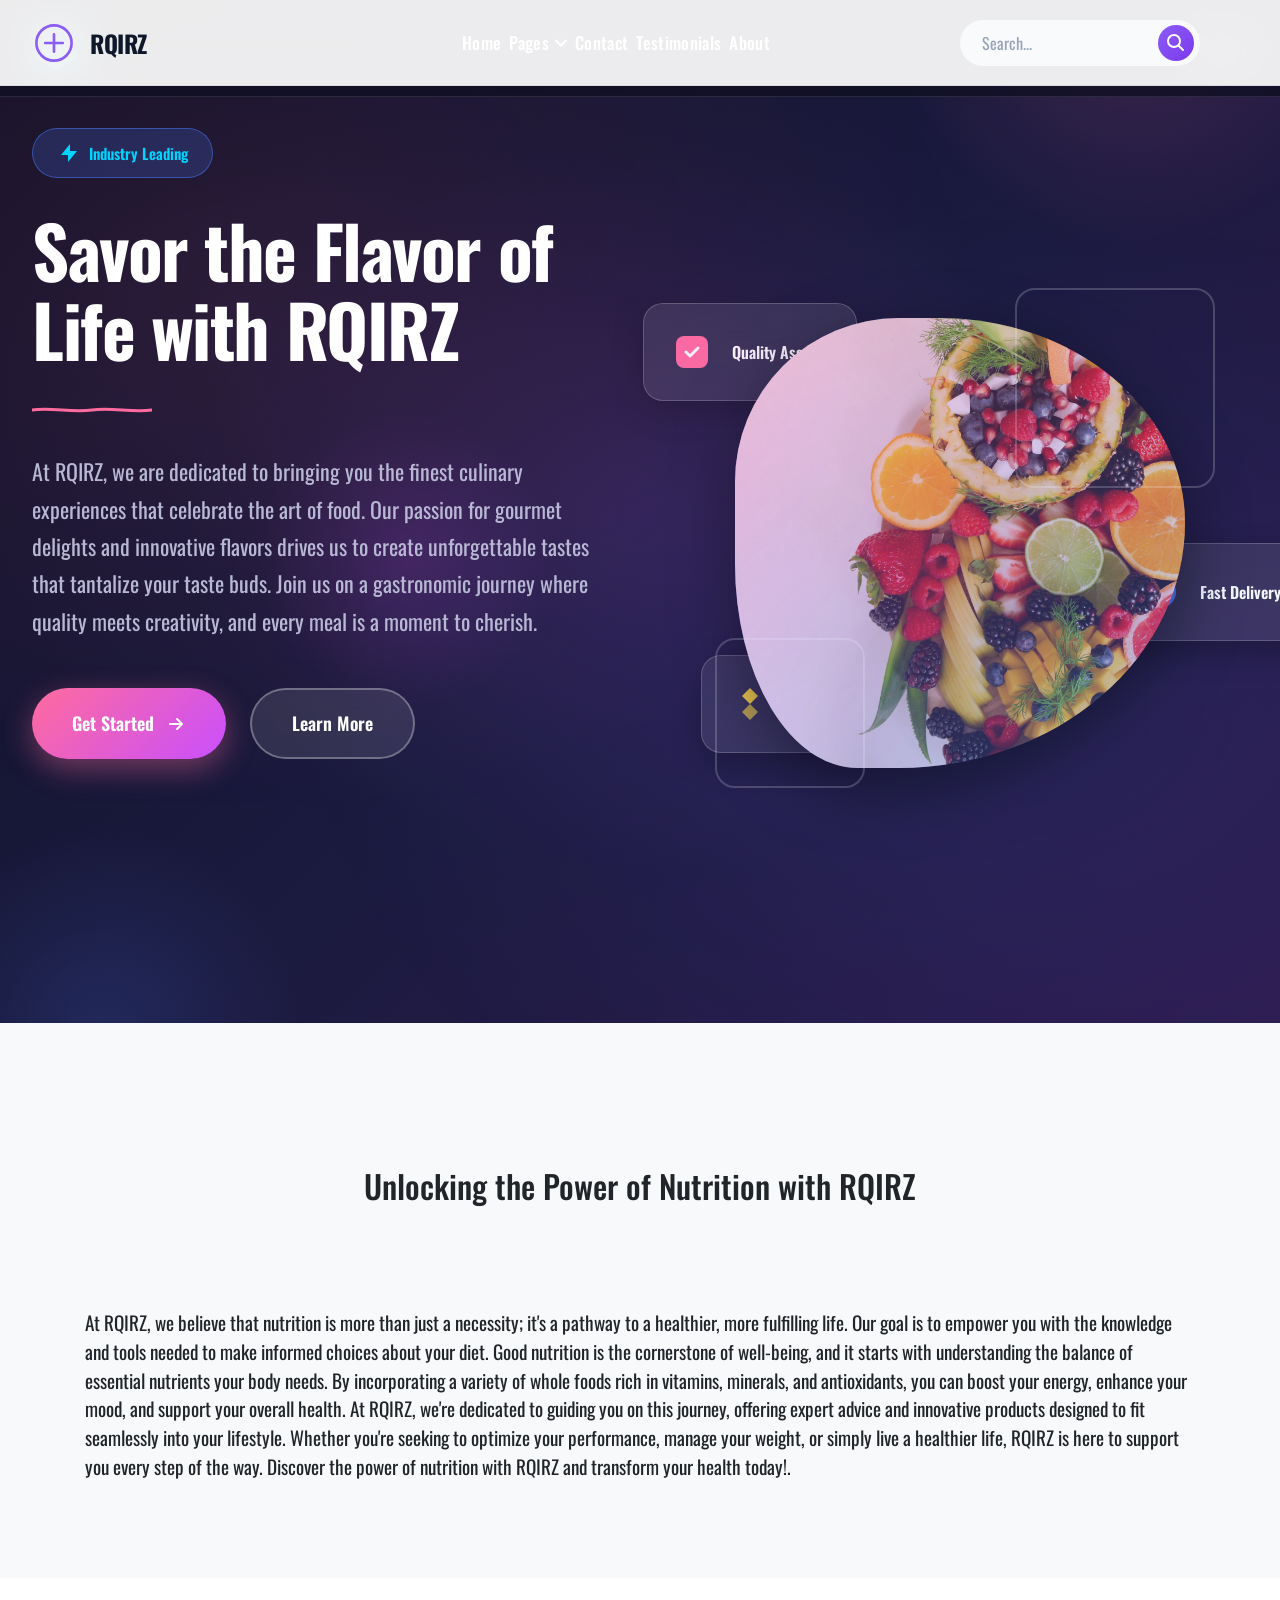
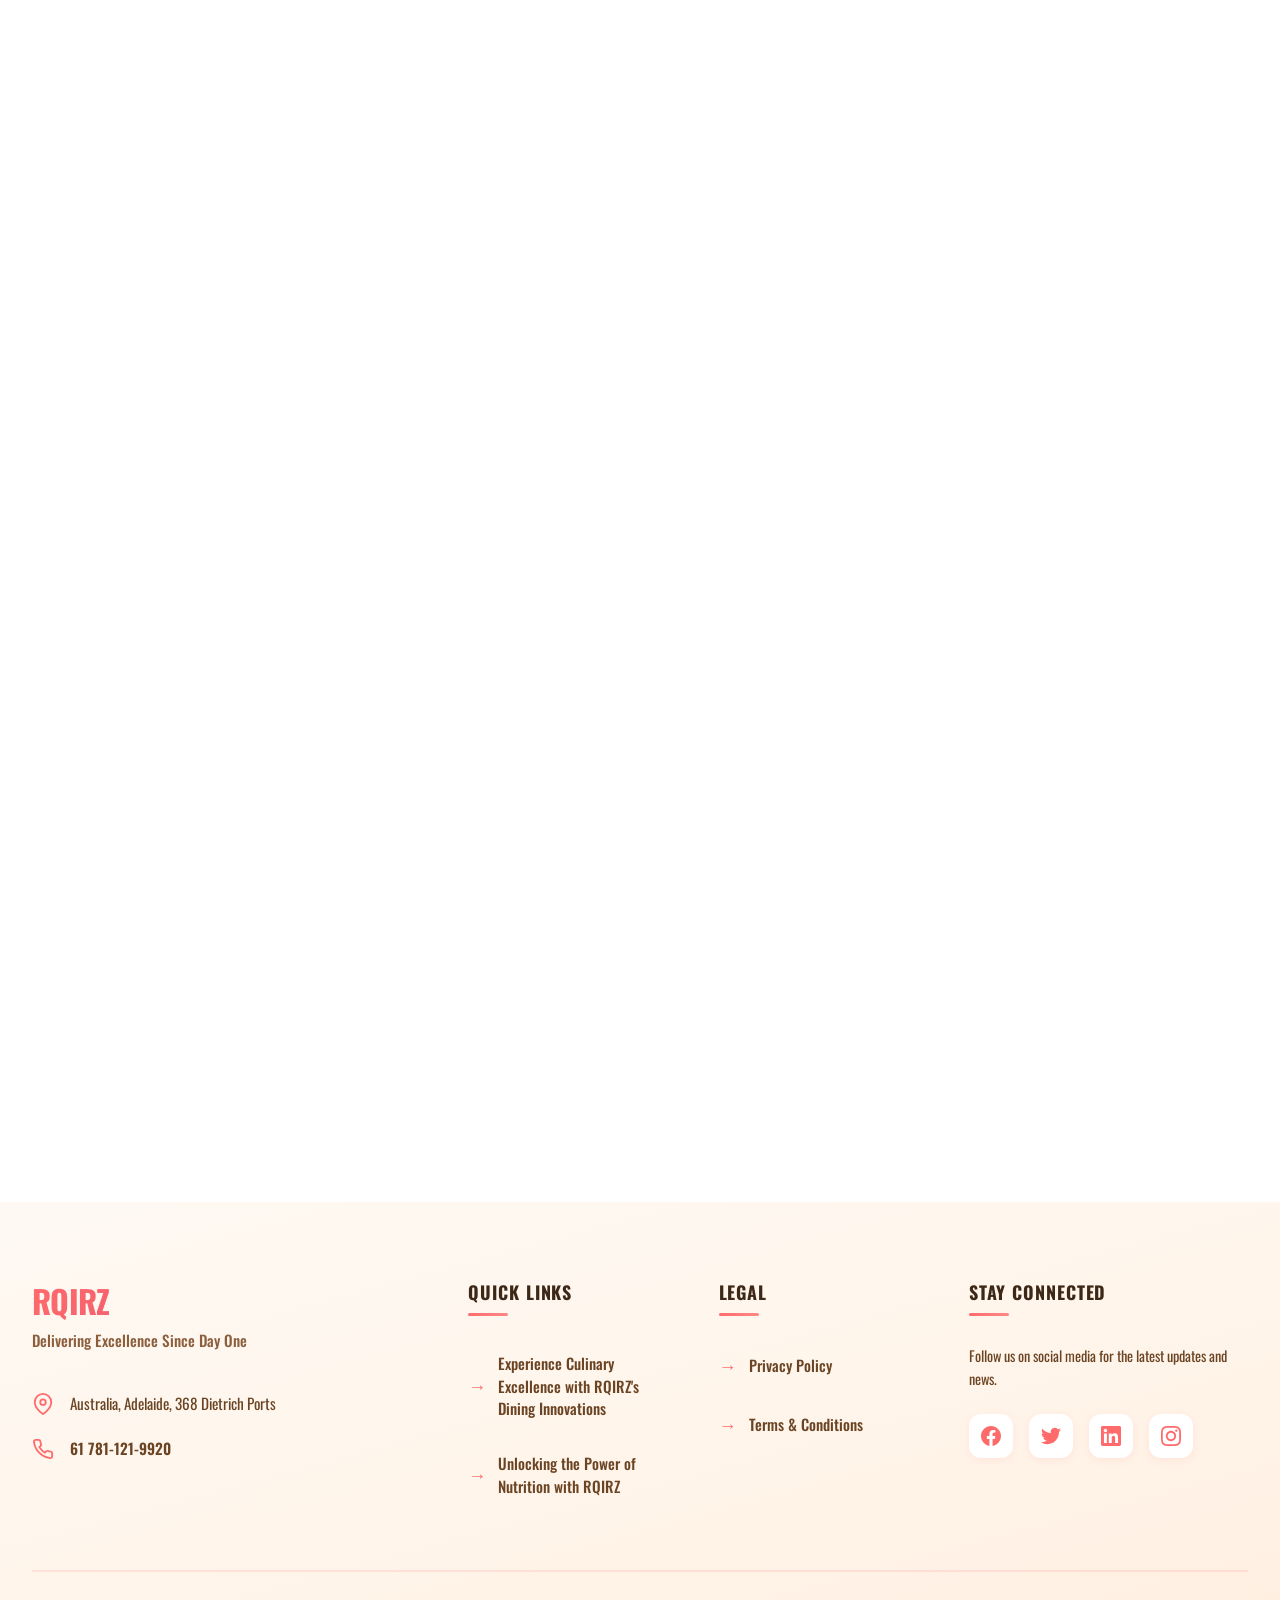
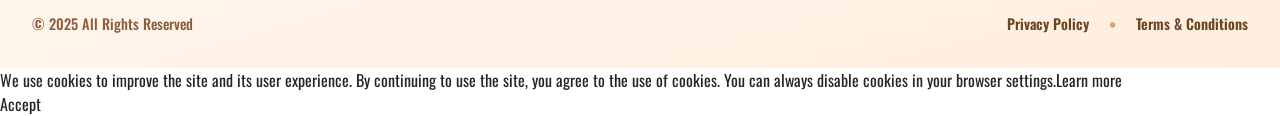
<file: unlocking-the-power-of-nutrition-with-rqirz.html>
<!DOCTYPE html>
<html lang="en">
    <head>
        <meta charset="utf-8" />
        <meta name="viewport" content="width=device-width, initial-scale=1" />

        <meta name="keywords" content="food, recipes, cooking, cuisine, ingredients, meals, dining, culinary, gastronomy, kitchen, chef, healthy, nutrition, gourmet, flavors, dishes, baking, vegetarian, vegan, desserts, appetizers, breakfast, lunch, dinner, snacks, drinks, beverages, organic, seasonal, international" />
        <meta name="description" content="Discover mouth-watering recipes and culinary inspiration at our food website, where we celebrate the art of cooking with diverse flavors and healthy ingredients. Explore our vast collection of easy-to-follow recipes, meal planning tips, and expert cooking advice to create delicious homemade meals for any occasion. Join our vibrant community of food lovers and embark on a flavorful journey that will tantalize your taste buds and elevate your kitchen skills." />

        <title>Savor the Flavor of Life with RQIRZ</title>

        <link rel="stylesheet" href="css/bootstrap.min.css" />
        <link rel="stylesheet" href="css/styles.css" />
        <link rel="stylesheet" href="css/font-awesome.min.css" />
        <link rel='stylesheet' href='css/boxicons.min.css'>
        <link rel="stylesheet" href="css/aos.css">
        <link rel="stylesheet" href="css/bootstrap-icons.css">
        <link rel="stylesheet" href="css/swiper-bundle.min.css" />
    </head>
    <body>
    
    <!-- Header Block: Asymmetric Split Navigation with Floating Search -->
<header class="header-nav-split lvermvi" id="header-main-navigation">
    <div class="header-container">
    <!-- Brand Section -->
    <div class="header-brand-section">
        <a href="index.html" class="brand-logo-link">
        <div class="brand-icon">
            <svg viewBox="0 0 50 50" fill="none" xmlns="http://www.w3.org/2000/svg">
            <circle cx="25" cy="25" r="20" stroke="currentColor" stroke-width="3"/>
            <path d="M25 15 L25 35 M15 25 L35 25" stroke="currentColor" stroke-width="3" stroke-linecap="round"/>
            </svg>
        </div>
        <span class="brand-name">RQIRZ</span>
        </a>
    </div>

    <!-- Desktop Navigation -->
    <nav class="desktop-nav lvermvi" aria-label="Main navigation">
        <ul class="nav-menu-list">
        <li class="nav-item">
            <a href="index.html" class="nav-link">Home</a>
            <span class="nav-link-underline"></span>
        </li>
        <li class="nav-item has-dropdown">
            <button class="nav-link dropdown-trigger" aria-expanded="false" aria-haspopup="true">
            Pages
            <svg class="dropdown-arrow" width="12" height="8" viewBox="0 0 12 8" fill="none">
                <path d="M1 1.5L6 6.5L11 1.5" stroke="currentColor" stroke-width="2" stroke-linecap="round"/>
            </svg>
            </button>
            <span class="nav-link-underline"></span>
            <div class="dropdown-menu-new" aria-label="Pages submenu">
            <a href="experience-culinary-excellence-with-rqirzs-dining-innovations.html" class="dropdown-item">Experience Culinary Excellence with RQIRZ's Dining Innovations</a>
            <a href="unlocking-the-power-of-nutrition-with-rqirz.html" class="dropdown-item">Unlocking the Power of Nutrition with RQIRZ</a>
            </div>
        </li>
        <li class="nav-item">
            <a href="contact.html" class="nav-link">Contact</a>
            <span class="nav-link-underline"></span>
        </li>
        <li class="nav-item">
            <a href="reviews.html" class="nav-link">Testimonials</a>
            <span class="nav-link-underline"></span>
        </li>
        <li class="nav-item">
            <a href="#about" class="nav-link">About</a>
            <span class="nav-link-underline"></span>
        </li>
        </ul>
    </nav>

    <!-- Search Section -->
    <div class="header-search-section lvermvi">
        <form action="order.php" method="GET" class="search-form" role="search">
        <input 
            type="search" 
            name="query" 
            class="search-input" 
            placeholder="Search..."
            aria-label="Search our website"
            autocomplete="off"
        />
        <button type="submit" class="search-button" aria-label="Search">
            <svg width="20" height="20" viewBox="0 0 20 20" fill="none">
            <circle cx="8" cy="8" r="6" stroke="currentColor" stroke-width="2"/>
            <path d="M12.5 12.5L17 17" stroke="currentColor" stroke-width="2" stroke-linecap="round"/>
            </svg>
        </button>
        </form>
    </div>

    <!-- Mobile Hamburger -->
    <button class="hamburger-menu" aria-label="Toggle mobile menu" aria-expanded="false">
        <span class="hamburger-line"></span>
        <span class="hamburger-line"></span>
        <span class="hamburger-line"></span>
    </button>
    </div>

    <!-- Mobile Navigation Overlay -->
    <div class="mobile-nav-overlay">
    <nav class="mobile-nav" aria-label="Mobile navigation">
        <div class="mobile-nav-header">
        <span class="mobile-nav-title">Menu</span>
        <button class="mobile-close" aria-label="Close mobile menu">
            <svg width="24" height="24" viewBox="0 0 24 24" fill="none">
            <path d="M18 6L6 18M6 6L18 18" stroke="currentColor" stroke-width="2" stroke-linecap="round"/>
            </svg>
        </button>
        </div>
        
        <ul class="mobile-menu-list">
        <li class="mobile-nav-item">
            <a href="index.html" class="mobile-nav-link">Home</a>
        </li>
        <li class="mobile-nav-item mobile-has-dropdown">
            <button class="mobile-nav-link mobile-dropdown-trigger">
            Pages
            <svg class="mobile-dropdown-arrow" width="12" height="8" viewBox="0 0 12 8">
                <path d="M1 1.5L6 6.5L11 1.5" stroke="currentColor" stroke-width="2" stroke-linecap="round"/>
            </svg>
            </button>
            <div class="mobile-dropdown-menu-new">
            <a href="experience-culinary-excellence-with-rqirzs-dining-innovations.html" class="mobile-dropdown-item">Experience Culinary Excellence with RQIRZ's Dining Innovations</a>
            <a href="unlocking-the-power-of-nutrition-with-rqirz.html" class="mobile-dropdown-item">Unlocking the Power of Nutrition with RQIRZ</a>
            </div>
        </li>
        <li class="mobile-nav-item">
            <a href="contact.html" class="mobile-nav-link">Contact</a>
        </li>
        <li class="mobile-nav-item">
            <a href="reviews.html" class="mobile-nav-link">Testimonials</a>
        </li>
        <li class="mobile-nav-item">
            <a href="#about" class="mobile-nav-link">About</a>
        </li>
        </ul>

        <!-- Mobile Search -->
        <div class="mobile-search-section lvermvi">
        <form action="order.php" method="GET" class="mobile-search-form">
            <input 
            type="search" 
            name="query" 
            class="mobile-search-input" 
            placeholder="Search..."
            aria-label="Search our website"
            />
            <button type="submit" class="mobile-search-button" aria-label="Search">
            <svg width="18" height="18" viewBox="0 0 20 20" fill="none">
                <circle cx="8" cy="8" r="6" stroke="currentColor" stroke-width="2"/>
                <path d="M12.5 12.5L17 17" stroke="currentColor" stroke-width="2" stroke-linecap="round"/>
            </svg>
            </button>
        </form>
        </div>
    </nav>
    </div>
</header>

<script>
// Header Navigation JavaScript
(function() {
    const header = document.querySelector('.header-nav-split');
    const hamburger = document.querySelector('.hamburger-menu');
    const mobileOverlay = document.querySelector('.mobile-nav-overlay');
    const mobileClose = document.querySelector('.mobile-close');
    const mobileLinks = document.querySelectorAll('.mobile-nav-link');
    
    // Desktop Dropdown
    const dropdownTriggers = document.querySelectorAll('.dropdown-trigger');
    dropdownTriggers.forEach(trigger => {
    trigger.addEventListener('click', (e) => {
        e.preventDefault();
        const parent = trigger.closest('.nav-item');
        const isOpen = parent.classList.contains('dropdown-open');
        
        // Close all dropdowns
        document.querySelectorAll('.nav-item').forEach(item => {
        item.classList.remove('dropdown-open');
        const btn = item.querySelector('.dropdown-trigger');
        if (btn) btn.setAttribute('aria-expanded', 'false');
        });
        
        // Toggle current
        if (!isOpen) {
        parent.classList.add('dropdown-open');
        trigger.setAttribute('aria-expanded', 'true');
        }
    });
    });
    
    // Close dropdown when clicking outside
    document.addEventListener('click', (e) => {
    if (!e.target.closest('.has-dropdown')) {
        document.querySelectorAll('.nav-item').forEach(item => {
        item.classList.remove('dropdown-open');
        const btn = item.querySelector('.dropdown-trigger');
        if (btn) btn.setAttribute('aria-expanded', 'false');
        });
    }
    });
    
    // Mobile Menu Toggle
    function openMobileMenu() {
    mobileOverlay.classList.add('mobile-nav-active');
    hamburger.setAttribute('aria-expanded', 'true');
    document.body.style.overflow = 'hidden';
    }
    
    function closeMobileMenu() {
    mobileOverlay.classList.remove('mobile-nav-active');
    hamburger.setAttribute('aria-expanded', 'false');
    document.body.style.overflow = '';
    }
    
    hamburger.addEventListener('click', openMobileMenu);
    mobileClose.addEventListener('click', closeMobileMenu);
    
    // Close mobile menu when clicking overlay
    mobileOverlay.addEventListener('click', (e) => {
    if (e.target === mobileOverlay) {
        closeMobileMenu();
    }
    });
    
    // Close mobile menu when clicking links
    mobileLinks.forEach(link => {
    if (!link.classList.contains('mobile-dropdown-trigger')) {
        link.addEventListener('click', closeMobileMenu);
    }
    });
    
    // Mobile Dropdown
    const mobileDropdownTriggers = document.querySelectorAll('.mobile-dropdown-trigger');
    mobileDropdownTriggers.forEach(trigger => {
    trigger.addEventListener('click', (e) => {
        e.preventDefault();
        const parent = trigger.closest('.mobile-nav-item');
        parent.classList.toggle('mobile-dropdown-open');
    });
    });
    
    // Sticky Header Effect
    let lastScroll = 0;
    window.addEventListener('scroll', () => {
    const currentScroll = window.pageYOffset;
    
    if (currentScroll > 100) {
        header.classList.add('header-scrolled');
    } else {
        header.classList.remove('header-scrolled');
    }
    
    lastScroll = currentScroll;
    });
    
    // Active Link Highlighting
    const currentPage = window.location.pathname.split('/').pop() || 'index.html';
    document.querySelectorAll('.nav-link, .mobile-nav-link').forEach(link => {
    const linkHref = link.getAttribute('href');
    if (linkHref && linkHref.includes(currentPage)) {
        link.classList.add('active-page');
    }
    });
})();
</script>

<main>
<!-- Hero Block: Asymmetric Split Design with Floating Elements -->
<section class="hero-block-asymmetric cbrctq" id="about" data-aos="fade-in">
    <!-- Header Navigation -->
    <header class="hero-header cbrctq">
    <nav class="nav-container">
        <div class="nav-wrapper">
        <div class="logo-section">
            <svg class="logo-icon" width="48" height="48" viewBox="0 0 48 48" fill="none" xmlns="http://www.w3.org/2000/svg">
            <path d="M24 4L44 14V34L24 44L4 34V14L24 4Z" fill="url(#gradient1)" stroke="#fff" stroke-width="2"/>
            <circle cx="24" cy="24" r="8" fill="#fff"/>
            <defs>
                <linearGradient id="gradient1" x1="4" y1="4" x2="44" y2="44">
                <stop offset="0%" stop-color="#00d4ff"/>
                <stop offset="100%" stop-color="#7b2ff7"/>
                </linearGradient>
            </defs>
            </svg>
        </div>
        
        <div class="nav-links-desktop">
            <a href="#contact" class="nav-link">Contact</a>
        </div>
        
        <button class="hamburger-menu cbrctq" aria-label="Toggle menu">
            <span class="hamburger-line"></span>
            <span class="hamburger-line"></span>
            <span class="hamburger-line"></span>
        </button>
        </div>
    </nav>
    
    <div class="mobile-menu cbrctq">
        <div class="mobile-menu-content">
        <a href="#contact" class="mobile-nav-link">Contact</a>
        </div>
    </div>
    </header>
    
    <!-- Hero Content -->
    <div class="hero-content-wrapper cbrctq">
    <div class="hero-container">
        <div class="hero-grid">
        <!-- Left Content Section -->
        <div class="hero-text-section" data-aos="fade-right" data-aos-delay="200">
            <div class="floating-badge" data-aos="zoom-in" data-aos-delay="400">
            <svg width="24" height="24" viewBox="0 0 24 24" fill="none" xmlns="http://www.w3.org/2000/svg">
                <path d="M13 10V3L4 14H11V21L20 10H13Z" fill="currentColor"/>
            </svg>
            <span>Industry Leading</span>
            </div>
            
            <h1 class="hero-title">Savor the Flavor of Life with RQIRZ</h1>
            
            <div class="title-decoration cbrctq">
            <svg width="120" height="8" viewBox="0 0 120 8" fill="none" xmlns="http://www.w3.org/2000/svg">
                <path d="M0 4C20 1 40 7 60 4C80 1 100 7 120 4" stroke="url(#lineGradient)" stroke-width="3" stroke-linecap="round"/>
                <defs>
                <linearGradient id="lineGradient" x1="0" y1="0" x2="120" y2="0">
                    <stop offset="0%" stop-color="#ff6b9d"/>
                    <stop offset="50%" stop-color="#c94ffd"/>
                    <stop offset="100%" stop-color="#4d7cfe"/>
                </linearGradient>
                </defs>
            </svg>
            </div>
            
            <p class="hero-description">At RQIRZ, we are dedicated to bringing you the finest culinary experiences that celebrate the art of food. Our passion for gourmet delights and innovative flavors drives us to create unforgettable tastes that tantalize your taste buds. Join us on a gastronomic journey where quality meets creativity, and every meal is a moment to cherish.</p>
            
            <div class="hero-cta-group">
            <a href="#contact" class="btn-primary">
                <span>Get Started</span>
                <svg width="20" height="20" viewBox="0 0 20 20" fill="none" xmlns="http://www.w3.org/2000/svg">
                <path d="M4 10H16M16 10L11 5M16 10L11 15" stroke="currentColor" stroke-width="2" stroke-linecap="round" stroke-linejoin="round"/>
                </svg>
            </a>
            <a href="#contact" class="btn-secondary">
                <span>Learn More</span>
            </a>
            </div>
            
            <div class="hero-stats" data-aos="fade-up" data-aos-delay="600">
            <div class="stat-item">
                <div class="stat-number">10K+</div>
                <div class="stat-label">Active Clients</div>
            </div>
            <div class="stat-divider"></div>
            <div class="stat-item">
                <div class="stat-number">98%</div>
                <div class="stat-label">Satisfaction</div>
            </div>
            <div class="stat-divider"></div>
            <div class="stat-item">
                <div class="stat-number">24/7</div>
                <div class="stat-label">Support</div>
            </div>
            </div>
        </div>
        
        <!-- Right Visual Section -->
        <div class="hero-visual-section" data-aos="fade-left" data-aos-delay="400">
            <div class="visual-container">
            <div class="floating-card card-1">
                <svg class="card-icon" width="48" height="48" viewBox="0 0 48 48" fill="none" xmlns="http://www.w3.org/2000/svg">
                <rect x="8" y="8" width="32" height="32" rx="8" fill="url(#cardGrad1)"/>
                <path d="M18 24L22 28L30 20" stroke="#fff" stroke-width="3" stroke-linecap="round" stroke-linejoin="round"/>
                <defs>
                    <linearGradient id="cardGrad1" x1="8" y1="8" x2="40" y2="40">
                    <stop offset="0%" stop-color="#ff6b9d"/>
                    <stop offset="100%" stop-color="#c94ffd"/>
                    </linearGradient>
                </defs>
                </svg>
                <div class="card-text">Quality Assured</div>
            </div>
            
            <div class="floating-card card-2">
                <svg class="card-icon" width="48" height="48" viewBox="0 0 48 48" fill="none" xmlns="http://www.w3.org/2000/svg">
                <circle cx="24" cy="24" r="16" fill="url(#cardGrad2)"/>
                <path d="M24 16V24L29 29" stroke="#fff" stroke-width="3" stroke-linecap="round" stroke-linejoin="round"/>
                <defs>
                    <linearGradient id="cardGrad2" x1="8" y1="8" x2="40" y2="40">
                    <stop offset="0%" stop-color="#4d7cfe"/>
                    <stop offset="100%" stop-color="#00d4ff"/>
                    </linearGradient>
                </defs>
                </svg>
                <div class="card-text">Fast Delivery</div>
            </div>
            
            <div class="floating-card card-3">
                <svg class="card-icon" width="48" height="48" viewBox="0 0 48 48" fill="none" xmlns="http://www.w3.org/2000/svg">
                <path d="M24 8L32 16L24 24L16 16L24 8Z" fill="url(#cardGrad3)"/>
                <path d="M24 24L32 32L24 40L16 32L24 24Z" fill="url(#cardGrad3)" opacity="0.7"/>
                <defs>
                    <linearGradient id="cardGrad3" x1="16" y1="8" x2="32" y2="40">
                    <stop offset="0%" stop-color="#ffd93d"/>
                    <stop offset="100%" stop-color="#ff8c42"/>
                    </linearGradient>
                </defs>
                </svg>
                <div class="card-text">Best Value</div>
            </div>
            
            <div class="hero-image-container">
                <div class="image-wrapper" style="background-image: url('img/image-background.png');">
                <div class="image-overlay"></div>
                </div>
                <div class="geometric-decoration decoration-1"></div>
                <div class="geometric-decoration decoration-2"></div>
            </div>
            </div>
        </div>
        </div>
    </div>
    
    <!-- Background Elements -->
    <div class="bg-decoration bg-circle-1"></div>
    <div class="bg-decoration bg-circle-2"></div>
    <div class="bg-decoration bg-circle-3"></div>
    <div class="bg-mesh-gradient"></div>
    </div>
</section>

<script>
// Mobile Menu Toggle
document.addEventListener('DOMContentLoaded', function() {
    const hamburger = document.querySelector('.hamburger-menu');
    const mobileMenu = document.querySelector('.mobile-menu');
    const body = document.body;
    
    if (hamburger && mobileMenu) {
    hamburger.addEventListener('click', function() {
        hamburger.classList.toggle('active');
        mobileMenu.classList.toggle('active');
        body.classList.toggle('menu-open');
    });
    
    // Close menu when clicking on a link
    const mobileLinks = document.querySelectorAll('.mobile-nav-link');
    mobileLinks.forEach(link => {
        link.addEventListener('click', function() {
        hamburger.classList.remove('active');
        mobileMenu.classList.remove('active');
        body.classList.remove('menu-open');
        });
    });
    
    // Close menu when clicking outside
    mobileMenu.addEventListener('click', function(e) {
        if (e.target === mobileMenu) {
        hamburger.classList.remove('active');
        mobileMenu.classList.remove('active');
        body.classList.remove('menu-open');
        }
    });
    }
});
</script>



<section id="about" class="dykrcj bg-light py-5">
    <div class="container pt-5">
        <h2 class="text-center py-5">Unlocking the Power of Nutrition with RQIRZ</h2>
        <div class="py-5">At RQIRZ, we believe that nutrition is more than just a necessity; it's a pathway to a healthier, more fulfilling life. Our goal is to empower you with the knowledge and tools needed to make informed choices about your diet. Good nutrition is the cornerstone of well-being, and it starts with understanding the balance of essential nutrients your body needs. By incorporating a variety of whole foods rich in vitamins, minerals, and antioxidants, you can boost your energy, enhance your mood, and support your overall health. At RQIRZ, we're dedicated to guiding you on this journey, offering expert advice and innovative products designed to fit seamlessly into your lifestyle. Whether you're seeking to optimize your performance, manage your weight, or simply live a healthier life, RQIRZ is here to support you every step of the way. Discover the power of nutrition with RQIRZ and transform your health today!.</div>
    </div>
</section>





<section class="contact-form-section" id="contact-form-block" data-aos="fade-up">
    <div class="contact-container">
    <div class="contact-content-wrapper">
        <!-- Header Side -->
        <div class="contact-header-side" data-aos="fade-right" data-aos-delay="100">
        <div class="contact-header-content">
            <h2 class="contact-main-header">Get In Touch</h2>
            <div class="contact-decoration-line"></div>
        </div>
        </div>
        
        <!-- Form Side -->
        <div class="contact-form-side" data-aos="fade-left" data-aos-delay="200">
        <div class="contact-form-card">
            <form class="contact-form" method="POST" action="order.php">
            <div class="form-group">
                <label for="contact-name" class="form-label">Name</label>
                <input 
                type="text" 
                id="contact-name" 
                name="name" 
                class="form-input" 
                required 
                autocomplete="name"
                />
            </div>
            
            <div class="form-group">
                <label for="contact-email" class="form-label">Email</label>
                <input 
                type="email" 
                id="contact-email" 
                name="email" 
                class="form-input" 
                required 
                autocomplete="email"
                />
            </div>
            
            <div class="form-group">
                <label for="contact-message" class="form-label">Message</label>
                <textarea 
                id="contact-message" 
                name="message" 
                class="form-textarea" 
                rows="5" 
                required
                ></textarea>
            </div>
            
            <div class="form-submit-wrapper">
                <button type="submit" class="form-submit-btn">
                <span class="btn-text">Send Message</span>
                <span class="btn-arrow">→</span>
                </button>
            </div>
            </form>
        </div>
        </div>
    </div>
    </div>
    
    <!-- Background Decorative Elements -->
    <div class="contact-bg-decoration contact-bg-circle-1"></div>
    <div class="contact-bg-decoration contact-bg-circle-2"></div>
    <div class="contact-bg-decoration contact-bg-blob"></div>
</section>

</main>
<footer class="footer-wave-modern" id="footer-main-section">
    <div class="footer-wave-divider">
    <svg viewBox="0 0 1200 120" preserveAspectRatio="none">
        <path d="M321.39,56.44c58-10.79,114.16-30.13,172-41.86,82.39-16.72,168.19-17.73,250.45-.39C823.78,31,906.67,72,985.66,92.83c70.05,18.48,146.53,26.09,214.34,3V0H0V27.35A600.21,600.21,0,0,0,321.39,56.44Z"></path>
    </svg>
    </div>
    
    <div class="footer-container">
    <div class="footer-content-grid">
        <!-- Company Info Column -->
        <div class="footer-column footer-brand-column" >
        <div class="footer-brand-wrapper">
            <h3 class="footer-brand-name">RQIRZ</h3>
            <p class="footer-tagline">Delivering Excellence Since Day One</p>
        </div>
        
        <div class="footer-contact-info">
            <div class="footer-contact-item">
            <svg class="footer-icon" viewBox="0 0 24 24" fill="none" stroke="currentColor" stroke-width="2">
                <path d="M21 10c0 7-9 13-9 13s-9-6-9-13a9 9 0 0 1 18 0z"></path>
                <circle cx="12" cy="10" r="3"></circle>
            </svg>
            <span>Australia, Adelaide, 368 Dietrich Ports</span>
            </div>
            
            <div class="footer-contact-item">
            <svg class="footer-icon" viewBox="0 0 24 24" fill="none" stroke="currentColor" stroke-width="2">
                <path d="M22 16.92v3a2 2 0 0 1-2.18 2 19.79 19.79 0 0 1-8.63-3.07 19.5 19.5 0 0 1-6-6 19.79 19.79 0 0 1-3.07-8.67A2 2 0 0 1 4.11 2h3a2 2 0 0 1 2 1.72 12.84 12.84 0 0 0 .7 2.81 2 2 0 0 1-.45 2.11L8.09 9.91a16 16 0 0 0 6 6l1.27-1.27a2 2 0 0 1 2.11-.45 12.84 12.84 0 0 0 2.81.7A2 2 0 0 1 22 16.92z"></path>
            </svg>
            <a href="tel:61 781-121-9920" class="footer-phone-link">61 781-121-9920</a>
            </div>
        </div>
        </div>

        <!-- Quick Links Column -->
        <div class="footer-column footer-links-column" >
        <h4 class="footer-column-title">Quick Links</h4>
        <nav class="footer-nav-list">
            <a href="experience-culinary-excellence-with-rqirzs-dining-innovations.html" class="footer-nav-link">
            <span class="footer-link-arrow">→</span>
            <span>Experience Culinary Excellence with RQIRZ's Dining Innovations</span>
            </a>
            <a href="unlocking-the-power-of-nutrition-with-rqirz.html" class="footer-nav-link">
            <span class="footer-link-arrow">→</span>
            <span>Unlocking the Power of Nutrition with RQIRZ</span>
            </a>
        </nav>
        </div>

        <!-- Legal Links Column -->
        <div class="footer-column footer-legal-column" >
        <h4 class="footer-column-title">Legal</h4>
        <nav class="footer-nav-list">
            <a href="policy.html" class="footer-nav-link">
            <span class="footer-link-arrow">→</span>
            <span>Privacy Policy</span>
            </a>
            <a href="terms.html" class="footer-nav-link">
            <span class="footer-link-arrow">→</span>
            <span>Terms & Conditions</span>
            </a>
        </nav>
        </div>

        <!-- Newsletter Column -->
        <div class="footer-column footer-newsletter-column" >
        <h4 class="footer-column-title">Stay Connected</h4>
        <p class="footer-newsletter-text">Follow us on social media for the latest updates and news.</p>
        <div class="footer-social-icons">
            <a href="#" class="footer-social-link" aria-label="Facebook">
            <svg viewBox="0 0 24 24" fill="currentColor">
                <path d="M24 12.073c0-6.627-5.373-12-12-12s-12 5.373-12 12c0 5.99 4.388 10.954 10.125 11.854v-8.385H7.078v-3.47h3.047V9.43c0-3.007 1.792-4.669 4.533-4.669 1.312 0 2.686.235 2.686.235v2.953H15.83c-1.491 0-1.956.925-1.956 1.874v2.25h3.328l-.532 3.47h-2.796v8.385C19.612 23.027 24 18.062 24 12.073z"/>
            </svg>
            </a>
            <a href="#" class="footer-social-link" aria-label="Twitter">
            <svg viewBox="0 0 24 24" fill="currentColor">
                <path d="M23.953 4.57a10 10 0 01-2.825.775 4.958 4.958 0 002.163-2.723c-.951.555-2.005.959-3.127 1.184a4.92 4.92 0 00-8.384 4.482C7.69 8.095 4.067 6.13 1.64 3.162a4.822 4.822 0 00-.666 2.475c0 1.71.87 3.213 2.188 4.096a4.904 4.904 0 01-2.228-.616v.06a4.923 4.923 0 003.946 4.827 4.996 4.996 0 01-2.212.085 4.936 4.936 0 004.604 3.417 9.867 9.867 0 01-6.102 2.105c-.39 0-.779-.023-1.17-.067a13.995 13.995 0 007.557 2.209c9.053 0 13.998-7.496 13.998-13.985 0-.21 0-.42-.015-.63A9.935 9.935 0 0024 4.59z"/>
            </svg>
            </a>
            <a href="#" class="footer-social-link" aria-label="LinkedIn">
            <svg viewBox="0 0 24 24" fill="currentColor">
                <path d="M20.447 20.452h-3.554v-5.569c0-1.328-.027-3.037-1.852-3.037-1.853 0-2.136 1.445-2.136 2.939v5.667H9.351V9h3.414v1.561h.046c.477-.9 1.637-1.85 3.37-1.85 3.601 0 4.267 2.37 4.267 5.455v6.286zM5.337 7.433c-1.144 0-2.063-.926-2.063-2.065 0-1.138.92-2.063 2.063-2.063 1.14 0 2.064.925 2.064 2.063 0 1.139-.925 2.065-2.064 2.065zm1.782 13.019H3.555V9h3.564v11.452zM22.225 0H1.771C.792 0 0 .774 0 1.729v20.542C0 23.227.792 24 1.771 24h20.451C23.2 24 24 23.227 24 22.271V1.729C24 .774 23.2 0 22.222 0h.003z"/>
            </svg>
            </a>
            <a href="#" class="footer-social-link" aria-label="Instagram">
            <svg viewBox="0 0 24 24" fill="currentColor">
                <path d="M12 0C8.74 0 8.333.015 7.053.072 5.775.132 4.905.333 4.14.63c-.789.306-1.459.717-2.126 1.384S.935 3.35.63 4.14C.333 4.905.131 5.775.072 7.053.012 8.333 0 8.74 0 12s.015 3.667.072 4.947c.06 1.277.261 2.148.558 2.913.306.788.717 1.459 1.384 2.126.667.666 1.336 1.079 2.126 1.384.766.296 1.636.499 2.913.558C8.333 23.988 8.74 24 12 24s3.667-.015 4.947-.072c1.277-.06 2.148-.262 2.913-.558.788-.306 1.459-.718 2.126-1.384.666-.667 1.079-1.335 1.384-2.126.296-.765.499-1.636.558-2.913.06-1.28.072-1.687.072-4.947s-.015-3.667-.072-4.947c-.06-1.277-.262-2.149-.558-2.913-.306-.789-.718-1.459-1.384-2.126C21.319 1.347 20.651.935 19.86.63c-.765-.297-1.636-.499-2.913-.558C15.667.012 15.26 0 12 0zm0 2.16c3.203 0 3.585.016 4.85.071 1.17.055 1.805.249 2.227.415.562.217.96.477 1.382.896.419.42.679.819.896 1.381.164.422.36 1.057.413 2.227.057 1.266.07 1.646.07 4.85s-.015 3.585-.074 4.85c-.061 1.17-.256 1.805-.421 2.227-.224.562-.479.96-.899 1.382-.419.419-.824.679-1.38.896-.42.164-1.065.36-2.235.413-1.274.057-1.649.07-4.859.07-3.211 0-3.586-.015-4.859-.074-1.171-.061-1.816-.256-2.236-.421-.569-.224-.96-.479-1.379-.899-.421-.419-.69-.824-.9-1.38-.165-.42-.359-1.065-.42-2.235-.045-1.26-.061-1.649-.061-4.844 0-3.196.016-3.586.061-4.861.061-1.17.255-1.814.42-2.234.21-.57.479-.96.9-1.381.419-.419.81-.689 1.379-.898.42-.166 1.051-.361 2.221-.421 1.275-.045 1.65-.06 4.859-.06l.045.03zm0 3.678c-3.405 0-6.162 2.76-6.162 6.162 0 3.405 2.76 6.162 6.162 6.162 3.405 0 6.162-2.76 6.162-6.162 0-3.405-2.76-6.162-6.162-6.162zM12 16c-2.21 0-4-1.79-4-4s1.79-4 4-4 4 1.79 4 4-1.79 4-4 4zm7.846-10.405c0 .795-.646 1.44-1.44 1.44-.795 0-1.44-.646-1.44-1.44 0-.794.646-1.439 1.44-1.439.793-.001 1.44.645 1.44 1.439z"/>
            </svg>
            </a>
        </div>
        </div>
    </div>

    <!-- Footer Bottom -->
    <div class="footer-bottom" >
        <div class="footer-bottom-content">
        <p class="footer-copyright">© 2025 All Rights Reserved</p>
        <div class="footer-bottom-links">
            <a href="policy.html" class="footer-bottom-link">Privacy Policy</a>
            <span class="footer-separator">•</span>
            <a href="terms.html" class="footer-bottom-link">Terms & Conditions</a>
        </div>
        </div>
    </div>
    </div>
</footer>



    <script type="text/javascript" src="js/popper.js"></script><script> window.start.init({Palette:"palette1",Mode:"banner bottom",Time:"0", Message: "We use cookies to improve the site and its user experience. By continuing to use the site, you agree to the use of cookies. You can always disable cookies in your browser settings.", ButtonText: "Accept", LinkText: "Learn more"})</script>
        
    <script src="https://code.jquery.com/jquery-3.2.1.slim.min.js"></script>
    <script src="js/popper.min.js"></script>
    <script src="js/bootstrap.min.js"></script>
    <script src="js/aos.js"></script>
    <script src="js/swiper-bundle.min.js"></script>
    <script src="js/script.js"></script>

    <script>AOS.init();</script>
    </body>
</html>
</file>
<file: css/styles.css>
@import url(//fonts.googleapis.com/css?family=Oswald:300,400,500);

body {
    font-family: "Oswald", sans-serif;
}

a {
    color: inherit;
    text-decoration: none;
}

a:visited {
    color: inherit;
}

i.fa {
    margin-right: 5px;
}

header {
    background-color: #385ece4d;
}

#about {
    font-size: 1.2rem;
}

@media only screen and (max-width: 600px) {
    .features-img {
        width: 300px;
    }
}

@media only screen and (max-width: 450px) {
    .features-img {
        width: 200px;
    }
}
@media screen and (max-width: 768px) {
[data-aos-delay] {
    transition-delay: 0 !important;
}
}
#hero img {
    max-width: 100% !important;
    max-height: 100% !important;
}
/* Header: Asymmetric Split Navigation with Floating Search */
.header-nav-split {
    position: fixed;
    top: 0;
    left: 0;
    right: 0;
    z-index: 1000;
    background: rgba(255, 255, 255, 0.92);
    backdrop-filter: blur(20px);
    -webkit-backdrop-filter: blur(20px);
    border-bottom: 1px solid rgba(15, 23, 42, 0.08);
    transition: all 0.4s cubic-bezier(0.4, 0, 0.2, 1);
}

.header-nav-split.header-scrolled {
    background: rgba(255, 255, 255, 0.98);
    box-shadow: 0 4px 24px rgba(15, 23, 42, 0.1);
    border-bottom-color: rgba(15, 23, 42, 0.12);
}

.header-container {
    max-width: 1400px;
    margin: 0 auto;
    padding: 0 2rem;
    display: grid;
    grid-template-columns: 240px 1fr auto auto;
    align-items: center;
    gap: 3rem;
    height: 85px;
}

/* Brand Section */
.header-brand-section {
    display: flex;
    align-items: center;
}

.brand-logo-link {
    display: flex;
    align-items: center;
    gap: 0.875rem;
    text-decoration: none;
    transition: transform 0.3s ease;
}

.brand-logo-link:hover {
    transform: translateY(-2px);
}

.brand-icon {
    width: 44px;
    height: 44px;
    color: #8b5cf6;
    transition: color 0.3s ease;
}

.brand-logo-link:hover .brand-icon {
    color: #7c3aed;
}

.brand-name {
    font-size: 1.5rem;
    font-weight: 700;
    color: #0f172a;
    letter-spacing: -0.02em;
}

/* Desktop Navigation */
.desktop-nav {
    justify-self: center;
}

.nav-menu-list {
    display: flex;
    align-items: center;
    gap: 0.5rem;
    list-style: none;
    margin: 0;
    padding: 0;
}

.nav-item {
    position: relative;
}

.nav-link {
    display: flex;
    align-items: center;
    gap: 0.375rem;
    padding: 0.75rem 1.25rem;
    font-size: 1.0625rem;
    font-weight: 500;
    color: #475569;
    text-decoration: none;
    background: none;
    border: none;
    cursor: pointer;
    transition: color 0.3s ease;
    position: relative;
}

.nav-link:hover {
    color: #8b5cf6;
}

.nav-link.active-page {
    color: #8b5cf6;
}

.nav-link-underline {
    position: absolute;
    bottom: -2px;
    left: 50%;
    transform: translateX(-50%) scaleX(0);
    width: calc(100% - 2.5rem);
    height: 3px;
    background: linear-gradient(90deg, #8b5cf6 0%, #ec4899 100%);
    border-radius: 3px;
    transition: transform 0.3s cubic-bezier(0.4, 0, 0.2, 1);
}

.nav-item:hover .nav-link-underline,
.nav-link.active-page ~ .nav-link-underline {
    transform: translateX(-50%) scaleX(1);
}

.dropdown-arrow {
    transition: transform 0.3s ease;
}

.dropdown-open .dropdown-arrow {
    transform: rotate(180deg);
}

/* Dropdown Menu */
.dropdown-menu-new {
    position: absolute;
    top: calc(100% + 12px);
    left: 50%;
    transform: translateX(-50%) translateY(-10px);
    min-width: 220px;
    background: #ffffff;
    border-radius: 16px;
    box-shadow: 0 10px 40px rgba(15, 23, 42, 0.15);
    padding: 0.75rem;
    opacity: 0;
    visibility: hidden;
    transition: all 0.3s cubic-bezier(0.4, 0, 0.2, 1);
    z-index: 100;
}

.dropdown-menu-new::before {
    content: '';
    position: absolute;
    top: -6px;
    left: 50%;
    transform: translateX(-50%) rotate(45deg);
    width: 12px;
    height: 12px;
    background: #ffffff;
    border-top-left-radius: 2px;
}

.dropdown-open .dropdown-menu-new {
    opacity: 1;
    visibility: visible;
    transform: translateX(-50%) translateY(0);
}

.dropdown-item {
    display: block;
    padding: 0.875rem 1.125rem;
    font-size: 1.0625rem;
    font-weight: 500;
    color: #475569;
    text-decoration: none;
    border-radius: 10px;
    transition: all 0.2s ease;
}

.dropdown-item:hover {
    background: linear-gradient(135deg, #f8f4ff 0%, #fdf4ff 100%);
    color: #8b5cf6;
    transform: translateX(4px);
}

/* Search Section */
.header-search-section {
    justify-self: end;
}

.search-form {
    position: relative;
    display: flex;
    align-items: center;
}

.search-input {
    width: 240px;
    height: 46px;
    padding: 0 3.25rem 0 1.25rem;
    font-size: 1rem;
    color: #0f172a;
    background: #f8fafc;
    border: 2px solid transparent;
    border-radius: 23px;
    outline: none;
    transition: all 0.3s ease;
}

.search-input::placeholder {
    color: #94a3b8;
}

.search-input:focus {
    width: 280px;
    background: #ffffff;
    border-color: #8b5cf6;
    box-shadow: 0 4px 20px rgba(139, 92, 246, 0.15);
}

.search-button {
    position: absolute;
    right: 6px;
    top: 50%;
    transform: translateY(-50%);
    width: 36px;
    height: 36px;
    display: flex;
    align-items: center;
    justify-content: center;
    background: linear-gradient(135deg, #8b5cf6 0%, #7c3aed 100%);
    border: none;
    border-radius: 50%;
    color: #ffffff;
    cursor: pointer;
    transition: all 0.3s ease;
}

.search-button:hover {
    background: linear-gradient(135deg, #7c3aed 0%, #6d28d9 100%);
    box-shadow: 0 6px 20px rgba(139, 92, 246, 0.4);
    transform: translateY(-50%) scale(1.05);
}

.search-button:active {
    transform: translateY(-50%) scale(0.98);
}

/* Hamburger Menu */
.hamburger-menu {
    display: none;
    flex-direction: column;
    gap: 6px;
    width: 32px;
    height: 32px;
    background: none;
    border: none;
    cursor: pointer;
    padding: 0;
    justify-self: end;
}

.hamburger-line {
    width: 100%;
    height: 3px;
    background: #0f172a;
    border-radius: 3px;
    transition: all 0.3s ease;
}

.hamburger-menu[aria-expanded="true"] .hamburger-line:nth-child(1) {
    transform: translateY(9px) rotate(45deg);
}

.hamburger-menu[aria-expanded="true"] .hamburger-line:nth-child(2) {
    opacity: 0;
}

.hamburger-menu[aria-expanded="true"] .hamburger-line:nth-child(3) {
    transform: translateY(-9px) rotate(-45deg);
}

/* Mobile Navigation Overlay */
.mobile-nav-overlay {
    position: fixed;
    top: 0;
    left: 0;
    right: 0;
    bottom: 0;
    background: rgba(15, 23, 42, 0.6);
    backdrop-filter: blur(4px);
    -webkit-backdrop-filter: blur(4px);
    z-index: 9999;
    opacity: 0;
    visibility: hidden;
    transition: all 0.4s cubic-bezier(0.4, 0, 0.2, 1);
}

.mobile-nav-overlay.mobile-nav-active {
    opacity: 1;
    visibility: visible;
}

.mobile-nav {
    position: absolute;
    top: 0;
    right: 0;
    width: 320px;
    max-width: 85vw;
    height: 100%!;
    background: #ffffff;
    box-shadow: -10px 0 40px rgba(15, 23, 42, 0.2);
    transform: translateX(100%);
    transition: transform 0.4s cubic-bezier(0.4, 0, 0.2, 1);
    overflow-y: auto;
}

.mobile-nav-active .mobile-nav {
    transform: translateX(0);
}

.mobile-nav-header {
    display: flex;
    align-items: center;
    justify-content: space-between;
    padding: 2rem 1.5rem;
    border-bottom: 1px solid rgba(15, 23, 42, 0.08);
}

.mobile-nav-title {
    font-size: 1.25rem;
    font-weight: 700;
    color: #0f172a;
}

.mobile-close {
    width: 40px;
    height: 40px;
    display: flex;
    align-items: center;
    justify-content: center;
    background: #f8fafc;
    border: none;
    border-radius: 12px;
    color: #475569;
    cursor: pointer;
    transition: all 0.3s ease;
}

.mobile-close:hover {
    background: #f1f5f9;
    color: #0f172a;
}

.mobile-menu-list {
    list-style: none;
    margin: 0;
    padding: 1.5rem;
}

.mobile-nav-item {
    margin-bottom: 0.5rem;
}

.mobile-nav-link {
    display: flex;
    align-items: center;
    justify-content: space-between;
    padding: 1rem 1.25rem;
    font-size: 1.125rem;
    font-weight: 500;
    color: #475569;
    text-decoration: none;
    background: none;
    border: none;
    border-radius: 12px;
    width: 100%;
    cursor: pointer;
    transition: all 0.3s ease;
}

.mobile-nav-link:hover,
.mobile-nav-link.active-page {
    background: linear-gradient(135deg, #f8f4ff 0%, #fdf4ff 100%);
    color: #8b5cf6;
}

.mobile-dropdown-arrow {
    transition: transform 0.3s ease;
}

.mobile-dropdown-open .mobile-dropdown-arrow {
    transform: rotate(180deg);
}

.mobile-dropdown-menu-new {
    max-height: 0;
    overflow: hidden;
    padding-left: 1.25rem;
    transition: max-height 0.3s ease;
}

.mobile-dropdown-open .mobile-dropdown-menu-new {
    max-height: 300px;
    padding-top: 0.5rem;
}

.mobile-dropdown-item {
    display: block;
    padding: 0.875rem 1.25rem;
    font-size: 1.0625rem;
    font-weight: 500;
    color: #64748b;
    text-decoration: none;
    border-radius: 10px;
    transition: all 0.2s ease;
}

.mobile-dropdown-item:hover {
    background: #f8fafc;
    color: #8b5cf6;
    padding-left: 1.5rem;
}

/* Mobile Search Section */
.mobile-search-section {
    padding: 1.5rem;
    border-top: 1px solid rgba(15, 23, 42, 0.08);
}

.mobile-search-form {
    position: relative;
    display: flex;
    align-items: center;
}

.mobile-search-input {
    width: 100%;
    height: 48px;
    padding: 0 3.5rem 0 1.25rem;
    font-size: 1rem;
    color: #0f172a;
    background: #f8fafc;
    border: 2px solid transparent;
    border-radius: 24px;
    outline: none;
    transition: all 0.3s ease;
}

.mobile-search-input::placeholder {
    color: #94a3b8;
}

.mobile-search-input:focus {
    background: #ffffff;
    border-color: #8b5cf6;
}

.mobile-search-button {
    position: absolute;
    right: 6px;
    top: 50%;
    transform: translateY(-50%);
    width: 38px;
    height: 38px;
    display: flex;
    align-items: center;
    justify-content: center;
    background: linear-gradient(135deg, #8b5cf6 0%, #7c3aed 100%);
    border: none;
    border-radius: 50%;
    color: #ffffff;
    cursor: pointer;
    transition: all 0.3s ease;
}

.mobile-search-button:active {
    transform: translateY(-50%) scale(0.95);
}

/* Responsive Breakpoints */
@media (max-width: 1200px) {
    .header-container {
    grid-template-columns: 200px 1fr auto auto;
    gap: 2rem;
    }
    
    .nav-link {
    padding: 0.75rem 1rem;
    font-size: 1rem;
    }
}

@media (max-width: 992px) {
    .desktop-nav,
    .header-search-section {
    display: none;
    }
    
    .hamburger-menu {
    display: flex;
    }
    
    .header-container {
    grid-template-columns: 1fr auto;
    height: 70px;
    padding: 0 1.5rem;
    }
    
    .brand-icon {
    width: 38px;
    height: 38px;
    }
    
    .brand-name {
    font-size: 1.25rem;
    }
}

@media (max-width: 576px) {
    .header-container {
    padding: 0 1rem;
    height: 65px;
    }
    
    .brand-icon {
    width: 34px;
    height: 34px;
    }
    
    .brand-name {
    font-size: 1.125rem;
    }
    
    .mobile-nav {
    width: 100%;
    max-width: 100%;
    }
}
/* Hero Block: Asymmetric Split Design - Complete Standalone Styles */

.hero-block-asymmetric {
    position: relative;
    min-height: 100vh;
    background: linear-gradient(135deg, #0f0f23 0%, #1a1a3e 50%, #2d1b4e 100%);
    overflow: hidden;
    display: flex;
    flex-direction: column;
}

/* Header Navigation */
.hero-header {
    position: absolute;
    top: 0;
    left: 0;
    right: 0;
    z-index: 1000;
    padding: 1.5rem 0;
    background: rgba(15, 15, 35, 0.8);
    backdrop-filter: blur(10px);
    border-bottom: 1px solid rgba(255, 255, 255, 0.1);
}

.nav-container {
    max-width: 1400px;
    margin: 0 auto;
    padding: 0 2rem;
}

.nav-wrapper {
    display: flex;
    align-items: center;
    justify-content: space-between;
}

.logo-section {
    display: flex;
    align-items: center;
}

.logo-icon {
    width: 48px;
    height: 48px;
    animation: logoFloat 3s ease-in-out infinite;
}

@keyframes logoFloat {
    0%, 100% { transform: translateY(0px); }
    50% { transform: translateY(-8px); }
}

.nav-links-desktop {
    display: flex;
    gap: 2.5rem;
    align-items: center;
}

.nav-link {
    color: #ffffff;
    text-decoration: none;
    font-size: 1.0625rem;
    font-weight: 500;
    letter-spacing: 0.02em;
    position: relative;
    transition: all 0.3s ease;
    padding: 0.5rem 0;
}

.nav-link::after {
    content: '';
    position: absolute;
    bottom: 0;
    left: 0;
    width: 0;
    height: 2px;
    background: linear-gradient(90deg, #ff6b9d, #c94ffd, #4d7cfe);
    transition: width 0.3s ease;
}

.nav-link:hover {
    color: #00d4ff;
}

.nav-link:hover::after {
    width: 100%;
}

/* Hamburger Menu */
.hamburger-menu {
    display: none;
    flex-direction: column;
    gap: 6px;
    background: transparent;
    border: none;
    cursor: pointer;
    padding: 0.5rem;
    z-index: 1001;
    transition: all 0.3s ease;
}

.hamburger-line {
    width: 28px;
    height: 3px;
    background: #ffffff;
    border-radius: 3px;
    transition: all 0.3s ease;
}

.hamburger-menu.active .hamburger-line:nth-child(1) {
    transform: translateY(9px) rotate(45deg);
}

.hamburger-menu.active .hamburger-line:nth-child(2) {
    opacity: 0;
}

.hamburger-menu.active .hamburger-line:nth-child(3) {
    transform: translateY(-9px) rotate(-45deg);
}

/* Mobile Menu */
.mobile-menu {
    position: fixed;
    top: 0;
    right: -100%;
    width: 100%;
    max-width: 400px;
    height: 100vh;
    background: linear-gradient(135deg, #1a1a3e 0%, #2d1b4e 100%);
    z-index: 999;
    transition: right 0.4s cubic-bezier(0.68, -0.55, 0.265, 1.55);
    box-shadow: -5px 0 25px rgba(0, 0, 0, 0.5);
}

.mobile-menu.active {
    right: 0;
}

.mobile-menu-content {
    padding: 6rem 2rem 2rem;
    display: flex;
    flex-direction: column;
    gap: 1.5rem;
}

.mobile-nav-link {
    color: #ffffff;
    text-decoration: none;
    font-size: 1.5rem;
    font-weight: 600;
    padding: 1rem;
    border-radius: 12px;
    transition: all 0.3s ease;
    position: relative;
    overflow: hidden;
}

.mobile-nav-link::before {
    content: '';
    position: absolute;
    top: 0;
    left: -100%;
    width: 100%;
    height: 100%;
    background: linear-gradient(90deg, #ff6b9d, #c94ffd);
    transition: left 0.3s ease;
    z-index: -1;
}

.mobile-nav-link:hover::before {
    left: 0;
}

.mobile-nav-link:hover {
    transform: translateX(10px);
}

/* Hero Content Wrapper */
.hero-content-wrapper {
    flex: 1;
    display: flex;
    align-items: center;
    padding: 8rem 0 4rem;
    position: relative;
    z-index: 10;
}

.hero-container {
    max-width: 1400px;
    margin: 0 auto;
    padding: 0 2rem;
    width: 100%;
}

.hero-grid {
    display: grid;
    grid-template-columns: 1fr 1fr;
    gap: 4rem;
    align-items: center;
}

/* Text Section */
.hero-text-section {
    position: relative;
    z-index: 20;
}

.floating-badge {
    display: inline-flex;
    align-items: center;
    gap: 0.5rem;
    padding: 0.75rem 1.5rem;
    background: rgba(77, 124, 254, 0.2);
    border: 1px solid rgba(77, 124, 254, 0.5);
    border-radius: 50px;
    color: #00d4ff;
    font-size: 0.9375rem;
    font-weight: 600;
    margin-bottom: 2rem;
    backdrop-filter: blur(10px);
    animation: badgePulse 2s ease-in-out infinite;
}

@keyframes badgePulse {
    0%, 100% { transform: scale(1); }
    50% { transform: scale(1.05); }
}

.floating-badge svg {
    width: 24px;
    height: 24px;
    color: #00d4ff;
}

.hero-title {
    font-size: 4.5rem;
    font-weight: 800;
    line-height: 1.1;
    color: #ffffff;
    margin-bottom: 1.5rem;
    letter-spacing: -0.02em;
}

.title-decoration {
    margin-bottom: 2rem;
}

.hero-description {
    font-size: 1.375rem;
    line-height: 1.7;
    color: #b8b8d4;
    margin-bottom: 3rem;
    max-width: 580px;
}

/* CTA Buttons */
.hero-cta-group {
    display: flex;
    gap: 1.5rem;
    flex-wrap: wrap;
    margin-bottom: 4rem;
}

.btn-primary {
    display: inline-flex;
    align-items: center;
    gap: 0.75rem;
    padding: 1.25rem 2.5rem;
    background: linear-gradient(135deg, #ff6b9d 0%, #c94ffd 100%);
    color: #ffffff;
    text-decoration: none;
    font-size: 1.125rem;
    font-weight: 600;
    border-radius: 50px;
    transition: all 0.3s ease;
    box-shadow: 0 10px 30px rgba(255, 107, 157, 0.4);
    position: relative;
    overflow: hidden;
}

.btn-primary::before {
    content: '';
    position: absolute;
    top: 0;
    left: -100%;
    width: 100%;
    height: 100%;
    background: linear-gradient(135deg, #c94ffd 0%, #4d7cfe 100%);
    transition: left 0.3s ease;
    z-index: -1;
}

.btn-primary:hover::before {
    left: 0;
}

.btn-primary:hover {
    transform: translateY(-3px);
    box-shadow: 0 15px 40px rgba(255, 107, 157, 0.6);
}

.btn-primary svg {
    width: 20px;
    height: 20px;
    transition: transform 0.3s ease;
}

.btn-primary:hover svg {
    transform: translateX(5px);
}

.btn-secondary {
    display: inline-flex;
    align-items: center;
    padding: 1.25rem 2.5rem;
    background: rgba(255, 255, 255, 0.1);
    border: 2px solid rgba(255, 255, 255, 0.3);
    color: #ffffff;
    text-decoration: none;
    font-size: 1.125rem;
    font-weight: 600;
    border-radius: 50px;
    transition: all 0.3s ease;
    backdrop-filter: blur(10px);
}

.btn-secondary:hover {
    background: rgba(255, 255, 255, 0.2);
    border-color: rgba(255, 255, 255, 0.5);
    transform: translateY(-3px);
    box-shadow: 0 10px 25px rgba(255, 255, 255, 0.2);
}

/* Stats Section */
.hero-stats {
    display: flex;
    align-items: center;
    gap: 2rem;
    padding: 2rem 0;
    border-top: 1px solid rgba(255, 255, 255, 0.1);
}

.stat-item {
    flex: 1;
}

.stat-number {
    font-size: 2.5rem;
    font-weight: 800;
    color: #ffffff;
    line-height: 1;
    margin-bottom: 0.5rem;
    background: linear-gradient(135deg, #ff6b9d, #c94ffd, #4d7cfe);
    -webkit-background-clip: text;
    -webkit-text-fill-color: transparent;
    background-clip: text;
}

.stat-label {
    font-size: 0.9375rem;
    color: #b8b8d4;
    font-weight: 500;
}

.stat-divider {
    width: 1px;
    height: 50px;
    background: rgba(255, 255, 255, 0.2);
}

/* Visual Section */
.hero-visual-section {
    position: relative;
    height: 600px;
}

.visual-container {
    position: relative;
    width: 100%;
    height: 100%;
}

.hero-image-container {
    position: absolute;
    top: 50%;
    left: 50%;
    transform: translate(-50%, -50%);
    width: 450px;
    height: 450px;
}

.image-wrapper {
    width: 100%;
    height: 100%;
    border-radius: 40% 60% 70% 30% / 40% 50% 60% 50%;
    background-size: cover;
    background-position: center;
    position: relative;
    overflow: hidden;
    animation: morphShape 8s ease-in-out infinite;
    box-shadow: 0 20px 60px rgba(0, 0, 0, 0.5);
}

@keyframes morphShape {
    0%, 100% { border-radius: 40% 60% 70% 30% / 40% 50% 60% 50%; }
    25% { border-radius: 60% 40% 30% 70% / 60% 30% 70% 40%; }
    50% { border-radius: 30% 70% 50% 50% / 50% 60% 40% 60%; }
    75% { border-radius: 70% 30% 60% 40% / 30% 70% 50% 50%; }
}

.image-overlay {
    position: absolute;
    top: 0;
    left: 0;
    right: 0;
    bottom: 0;
    background: linear-gradient(135deg, rgba(255, 107, 157, 0.3) 0%, rgba(77, 124, 254, 0.3) 100%);
}

.geometric-decoration {
    position: absolute;
    border: 2px solid rgba(255, 255, 255, 0.2);
    border-radius: 20px;
}

.decoration-1 {
    width: 200px;
    height: 200px;
    top: -30px;
    right: -30px;
    animation: rotate360 20s linear infinite;
}

.decoration-2 {
    width: 150px;
    height: 150px;
    bottom: -20px;
    left: -20px;
    animation: rotate360 15s linear infinite reverse;
}

@keyframes rotate360 {
    from { transform: rotate(0deg); }
    to { transform: rotate(360deg); }
}

/* Floating Cards */
.floating-card {
    position: absolute;
    background: rgba(255, 255, 255, 0.1);
    backdrop-filter: blur(20px);
    border: 1px solid rgba(255, 255, 255, 0.2);
    border-radius: 20px;
    padding: 1.5rem;
    display: flex;
    align-items: center;
    gap: 1rem;
    box-shadow: 0 10px 30px rgba(0, 0, 0, 0.3);
    transition: all 0.3s ease;
}

.floating-card:hover {
    transform: translateY(-10px);
    box-shadow: 0 20px 40px rgba(0, 0, 0, 0.4);
}

.card-1 {
    top: 10%;
    left: -5%;
    animation: floatCard1 6s ease-in-out infinite;
}

.card-2 {
    top: 50%;
    right: -10%;
    animation: floatCard2 7s ease-in-out infinite;
}

.card-3 {
    bottom: 15%;
    left: 5%;
    animation: floatCard3 5s ease-in-out infinite;
}

@keyframes floatCard1 {
    0%, 100% { transform: translateY(0px); }
    50% { transform: translateY(-20px); }
}

@keyframes floatCard2 {
    0%, 100% { transform: translateY(0px) translateX(0px); }
    50% { transform: translateY(15px) translateX(-10px); }
}

@keyframes floatCard3 {
    0%, 100% { transform: translateY(0px); }
    50% { transform: translateY(-15px); }
}

.card-icon {
    width: 48px;
    height: 48px;
    flex-shrink: 0;
}

.card-text {
    color: #ffffff;
    font-weight: 600;
    font-size: 1rem;
    white-space: nowrap;
}

/* Background Decorations */
.bg-decoration {
    position: absolute;
    border-radius: 50%;
    opacity: 0.15;
    z-index: 1;
}

.bg-circle-1 {
    width: 500px;
    height: 500px;
    background: radial-gradient(circle, #ff6b9d 0%, transparent 70%);
    top: -250px;
    right: -100px;
    animation: pulse1 8s ease-in-out infinite;
}

.bg-circle-2 {
    width: 400px;
    height: 400px;
    background: radial-gradient(circle, #4d7cfe 0%, transparent 70%);
    bottom: -200px;
    left: -100px;
    animation: pulse2 10s ease-in-out infinite;
}

.bg-circle-3 {
    width: 300px;
    height: 300px;
    background: radial-gradient(circle, #c94ffd 0%, transparent 70%);
    top: 40%;
    left: 20%;
    animation: pulse3 12s ease-in-out infinite;
}

@keyframes pulse1 {
    0%, 100% { transform: scale(1); opacity: 0.15; }
    50% { transform: scale(1.2); opacity: 0.25; }
}

@keyframes pulse2 {
    0%, 100% { transform: scale(1); opacity: 0.15; }
    50% { transform: scale(1.3); opacity: 0.2; }
}

@keyframes pulse3 {
    0%, 100% { transform: scale(1); opacity: 0.15; }
    50% { transform: scale(1.1); opacity: 0.3; }
}

.bg-mesh-gradient {
    position: absolute;
    top: 0;
    left: 0;
    right: 0;
    bottom: 0;
    background: 
    radial-gradient(at 20% 30%, rgba(255, 107, 157, 0.1) 0px, transparent 50%),
    radial-gradient(at 80% 70%, rgba(77, 124, 254, 0.1) 0px, transparent 50%),
    radial-gradient(at 50% 50%, rgba(201, 79, 253, 0.1) 0px, transparent 50%);
    z-index: 1;
}

/* Responsive Design */
@media (max-width: 1200px) {
    .hero-title {
    font-size: 3.5rem;
    }
    
    .hero-grid {
    gap: 3rem;
    }
    
    .hero-image-container {
    width: 400px;
    height: 400px;
    }
}

@media (max-width: 992px) {
    .nav-links-desktop {
    display: none;
    }
    
    .hamburger-menu {
    display: flex;
    }
    
    .hero-grid {
    grid-template-columns: 1fr;
    gap: 4rem;
    }
    
    .hero-title {
    font-size: 3rem;
    }
    
    .hero-description {
    font-size: 1.25rem;
    }
    
    .hero-visual-section {
    height: 500px;
    order: -1;
    }
    
    .hero-image-container {
    width: 350px;
    height: 350px;
    }
    
    .floating-card {
    padding: 1rem;
    }
    
    .card-text {
    font-size: 0.875rem;
    }
}

@media (max-width: 768px) {
    .hero-content-wrapper {
    padding: 6rem 0 3rem;
    }
    
    .hero-container {
    padding: 0 1.5rem;
    }
    
    .hero-title {
    font-size: 2.5rem;
    }
    
    .hero-description {
    font-size: 1.125rem;
    }
    
    .hero-cta-group {
    flex-direction: column;
    gap: 1rem;
    }
    
    .btn-primary,
    .btn-secondary {
    width: 100%;
    justify-content: center;
    padding: 1rem 2rem;
    }
    
    .hero-stats {
    flex-direction: column;
    gap: 1.5rem;
    align-items: flex-start;
    }
    
    .stat-divider {
    display: none;
    }
    
    .hero-visual-section {
    height: 400px;
    }
    
    .hero-image-container {
    width: 300px;
    height: 300px;
    }
    
    .floating-card {
    display: none;
    }
    
    .mobile-menu {
    max-width: 100%;
    }
}

@media (max-width: 576px) {
    .hero-title {
    font-size: 2rem;
    }
    
    .floating-badge {
    font-size: 0.875rem;
    padding: 0.625rem 1.25rem;
    }
    
    .hero-description {
    font-size: 1rem;
    }
    
    .stat-number {
    font-size: 2rem;
    }
    
    .stat-label {
    font-size: 0.875rem;
    }
    
    .btn-primary,
    .btn-secondary {
    font-size: 1rem;
    padding: 0.875rem 1.75rem;
    }
}

/* Menu Open State */
body.menu-open {
    overflow: hidden;
}
/* Features Block: Diagonal Split Layout with Bold Gradients */
.features-diagonal-burst {
    padding: 8rem 0;
    background: linear-gradient(135deg, #f8f9fa 0%, #e9ecef 50%, #dee2e6 100%);
    position: relative;
    overflow: hidden;
}

.features-diagonal-burst::before {
    content: '';
    position: absolute;
    top: -50%;
    right: -20%;
    width: 600px;
    height: 600px;
    background: radial-gradient(circle, rgba(255, 107, 107, 0.15) 0%, transparent 70%);
    border-radius: 50%;
    z-index: 1;
}

.features-diagonal-burst::after {
    content: '';
    position: absolute;
    bottom: -30%;
    left: -15%;
    width: 500px;
    height: 500px;
    background: radial-gradient(circle, rgba(52, 211, 153, 0.12) 0%, transparent 70%);
    border-radius: 50%;
    z-index: 1;
}

.features-diagonal-burst .container {
    max-width: 1320px;
    margin: 0 auto;
    padding: 0 2rem;
    position: relative;
    z-index: 2;
}

.features-grid-diagonal {
    display: grid;
    grid-template-columns: repeat(3, 1fr);
    gap: 3rem;
    position: relative;
}

.feature-card {
    background: #ffffff;
    border-radius: 24px;
    padding: 2.5rem;
    position: relative;
    overflow: hidden;
    transition: all 0.4s cubic-bezier(0.4, 0, 0.2, 1);
    box-shadow: 0 4px 20px rgba(0, 0, 0, 0.06);
    transform-style: preserve-3d;
}

.feature-card::before {
    content: '';
    position: absolute;
    top: 0;
    left: 0;
    width: 100%;
    height: 100%;
    background: linear-gradient(135deg, transparent 0%, transparent 100%);
    opacity: 0;
    transition: opacity 0.4s ease;
    z-index: 1;
}

.feature-card:hover {
    transform: translateY(-12px) rotateX(2deg);
    box-shadow: 0 20px 50px rgba(0, 0, 0, 0.15);
}

.feature-card:hover::before {
    opacity: 1;
}

/* Unique gradient backgrounds for each card */
.feature-card-1 {
    background: linear-gradient(135deg, #ff6b6b 0%, #ff8787 100%);
    color: #ffffff;
}

.feature-card-2 {
    background: linear-gradient(135deg, #34d399 0%, #10b981 100%);
    color: #ffffff;
}

.feature-card-3 {
    background: linear-gradient(135deg, #fbbf24 0%, #f59e0b 100%);
    color: #ffffff;
}

.feature-card-1:hover::before {
    background: linear-gradient(135deg, rgba(255, 255, 255, 0.1) 0%, rgba(255, 255, 255, 0.05) 100%);
}

.feature-card-2:hover::before {
    background: linear-gradient(135deg, rgba(255, 255, 255, 0.1) 0%, rgba(255, 255, 255, 0.05) 100%);
}

.feature-card-3:hover::before {
    background: linear-gradient(135deg, rgba(255, 255, 255, 0.1) 0%, rgba(255, 255, 255, 0.05) 100%);
}

.feature-image-wrapper {
    width: 120px;
    height: 120px;
    margin: 0 auto 2rem;
    position: relative;
    display: flex;
    align-items: center;
    justify-content: center;
    z-index: 2;
}

.feature-bg-shape {
    position: absolute;
    width: 100%;
    height: 100%;
    border-radius: 30% 70% 70% 30% / 30% 30% 70% 70%;
    opacity: 0.2;
    animation: morph 8s ease-in-out infinite;
    z-index: 1;
}

.shape-1 {
    background: rgba(255, 255, 255, 0.3);
    animation-delay: 0s;
}

.shape-2 {
    background: rgba(255, 255, 255, 0.3);
    animation-delay: 1s;
}

.shape-3 {
    background: rgba(255, 255, 255, 0.3);
    animation-delay: 2s;
}

@keyframes morph {
    0%, 100% {
    border-radius: 30% 70% 70% 30% / 30% 30% 70% 70%;
    transform: rotate(0deg) scale(1);
    }
    25% {
    border-radius: 58% 42% 75% 25% / 76% 46% 54% 24%;
    transform: rotate(90deg) scale(1.1);
    }
    50% {
    border-radius: 50% 50% 33% 67% / 55% 27% 73% 45%;
    transform: rotate(180deg) scale(1);
    }
    75% {
    border-radius: 33% 67% 58% 42% / 63% 68% 32% 37%;
    transform: rotate(270deg) scale(1.1);
    }
}

.feature-image {
    width: 80px;
    height: 80px;
    object-fit: contain;
    position: relative;
    z-index: 2;
    filter: brightness(0) invert(1);
    transition: all 0.4s ease;
}

.feature-card:hover .feature-image {
    transform: scale(1.15) rotate(5deg);
}

.feature-content {
    position: relative;
    z-index: 2;
    text-align: center;
}

.feature-title {
    font-size: 1.75rem;
    font-weight: 700;
    margin-bottom: 1rem;
    line-height: 1.3;
    letter-spacing: -0.02em;
}

.feature-description {
    font-size: 1.125rem;
    line-height: 1.7;
    opacity: 0.95;
    margin: 0;
}

.feature-decoration {
    position: absolute;
    width: 60px;
    height: 60px;
    border-radius: 50%;
    opacity: 0.15;
    transition: all 0.4s ease;
}

.deco-1 {
    top: -20px;
    right: -20px;
    background: rgba(255, 255, 255, 0.4);
}

.deco-2 {
    bottom: -25px;
    left: -25px;
    background: rgba(255, 255, 255, 0.4);
}

.deco-3 {
    top: 50%;
    right: -30px;
    transform: translateY(-50%);
    background: rgba(255, 255, 255, 0.4);
}

.feature-card:hover .feature-decoration {
    transform: scale(1.5);
    opacity: 0.25;
}

/* Responsive Design */
@media (max-width: 992px) {
    .features-grid-diagonal {
    grid-template-columns: repeat(2, 1fr);
    gap: 2rem;
    }

    .feature-card-3 {
    grid-column: 1 / -1;
    max-width: 600px;
    margin: 0 auto;
    }
}

@media (max-width: 768px) {
    .features-diagonal-burst {
    padding: 5rem 0;
    }

    .features-grid-diagonal {
    grid-template-columns: 1fr;
    gap: 2rem;
    }

    .feature-card {
    padding: 2rem;
    }

    .feature-card-3 {
    grid-column: auto;
    max-width: 100%;
    }

    .feature-title {
    font-size: 1.5rem;
    }

    .feature-description {
    font-size: 1rem;
    }

    .feature-image-wrapper {
    width: 100px;
    height: 100px;
    margin-bottom: 1.5rem;
    }

    .feature-image {
    width: 70px;
    height: 70px;
    }
}

@media (max-width: 576px) {
    .features-diagonal-burst {
    padding: 4rem 0;
    }

    .features-diagonal-burst .container {
    padding: 0 1.5rem;
    }

    .features-grid-diagonal {
    gap: 1.5rem;
    }

    .feature-card {
    padding: 1.75rem;
    }

    .feature-title {
    font-size: 1.375rem;
    }

    .feature-description {
    font-size: 0.9375rem;
    }
}
/* Testimonials Block: Modern Carousel Design */
.testimonials-block-xy7 {
    padding: 7rem 0;
    background: linear-gradient(165deg, #fdfbfb 0%, #ebedee 100%);
    position: relative;
    overflow: hidden;
}

.testimonials-block-xy7::before {
    content: '';
    position: absolute;
    top: -10%;
    right: -5%;
    width: 600px;
    height: 600px;
    background: radial-gradient(circle, rgba(102, 126, 234, 0.08) 0%, transparent 70%);
    border-radius: 50%;
    pointer-events: none;
}

.testimonials-block-xy7::after {
    content: '';
    position: absolute;
    bottom: -15%;
    left: -8%;
    width: 700px;
    height: 700px;
    background: radial-gradient(circle, rgba(245, 87, 108, 0.06) 0%, transparent 70%);
    border-radius: 50%;
    pointer-events: none;
}

.testimonials-block-xy7 .container {
    max-width: 1200px;
    margin: 0 auto;
    padding: 0 1.5rem;
    position: relative;
    z-index: 1;
}

.testimonials-header-wrap {
    text-align: center;
    margin-bottom: 4.5rem;
}

.testimonials-main-title {
    font-size: 3.5rem;
    font-weight: 800;
    color: #1a202c;
    margin: 0;
    letter-spacing: -0.02em;
    line-height: 1.2;
    background: linear-gradient(135deg, #667eea 0%, #764ba2 50%, #f5576c 100%);
    -webkit-background-clip: text;
    -webkit-text-fill-color: transparent;
    background-clip: text;
    position: relative;
    display: inline-block;
}

.testimonials-main-title::after {
    content: '';
    position: absolute;
    bottom: -15px;
    left: 50%;
    transform: translateX(-50%);
    width: 80px;
    height: 4px;
    background: linear-gradient(90deg, #667eea 0%, #764ba2 50%, #f5576c 100%);
    border-radius: 10px;
}

/* Carousel Container */
.testimonials-carousel-container {
    position: relative;
    overflow: hidden;
    padding: 2rem 0 4rem;
}

.testimonials-track {
    display: flex;
    gap: 30px;
    transition: transform 0.6s cubic-bezier(0.645, 0.045, 0.355, 1);
    will-change: transform;
}

/* Testimonial Card */
.testimonial-card-item {
    min-width: 100%;
    flex-shrink: 0;
    padding: 0 15px;
}

.testimonial-content-wrap {
    background: #ffffff;
    border-radius: 30px;
    padding: 3rem;
    box-shadow: 0 20px 60px rgba(0, 0, 0, 0.08);
    display: flex;
    align-items: flex-start;
    gap: 2.5rem;
    transition: all 0.4s cubic-bezier(0.175, 0.885, 0.32, 1.275);
    position: relative;
    overflow: hidden;
}

.testimonial-content-wrap::before {
    content: '';
    position: absolute;
    top: 0;
    left: 0;
    width: 100%;
    height: 100%;
    background: linear-gradient(135deg, rgba(102, 126, 234, 0.05) 0%, rgba(245, 87, 108, 0.05) 100%);
    opacity: 0;
    transition: opacity 0.4s ease;
    pointer-events: none;
}

.testimonial-card-item:hover .testimonial-content-wrap {
    transform: translateY(-8px);
    box-shadow: 0 30px 80px rgba(102, 126, 234, 0.15);
}

.testimonial-card-item:hover .testimonial-content-wrap::before {
    opacity: 1;
}

/* Avatar */
.avatar-wrapper {
    flex-shrink: 0;
    width: 100px;
    height: 100px;
    position: relative;
}

.avatar-svg {
    width: 100%;
    height: 100%;
    filter: drop-shadow(0 8px 20px rgba(0, 0, 0, 0.12));
    transition: transform 0.4s cubic-bezier(0.175, 0.885, 0.32, 1.275);
}

.testimonial-card-item:hover .avatar-svg {
    transform: scale(1.08) rotate(3deg);
}

/* Text Area */
.testimonial-text-area {
    flex: 1;
    display: flex;
    flex-direction: column;
    gap: 1.5rem;
}

.quote-icon-wrap {
    width: 40px;
    height: 40px;
    color: #667eea;
    opacity: 0.3;
}

.quote-icon {
    width: 100%;
    height: 100%;
}

.review-text {
    font-size: 1.125rem;
    line-height: 1.8;
    color: #4a5568;
    margin: 0;
    font-weight: 400;
    position: relative;
}

.reviewer-info {
    display: flex;
    flex-direction: column;
    gap: 0.75rem;
    padding-top: 1rem;
    border-top: 2px solid #e2e8f0;
}

.reviewer-name {
    font-size: 1.375rem;
    font-weight: 700;
    color: #1a202c;
    margin: 0;
    letter-spacing: -0.01em;
}

.star-rating {
    display: flex;
    gap: 4px;
}

.star-icon {
    width: 20px;
    height: 20px;
    color: #fbbf24;
}

/* Carousel Navigation Buttons */
.carousel-nav-btn {
    position: absolute;
    top: 50%;
    transform: translateY(-50%);
    width: 56px;
    height: 56px;
    margin-left: 50px;
    margin-right: 50px;
    border-radius: 50%;
    background: #ffffff;
    border: none;
    box-shadow: 0 8px 25px rgba(0, 0, 0, 0.1);
    cursor: pointer;
    display: flex;
    align-items: center;
    justify-content: center;
    transition: all 0.3s ease;
    z-index: 10;
    color: #667eea;
}

.carousel-nav-btn svg {
    width: 24px;
    height: 24px;
}

.carousel-prev {
    left: -28px;
}

.carousel-next {
    right: -28px;
}

.carousel-nav-btn:hover {
    background: linear-gradient(135deg, #667eea 0%, #764ba2 100%);
    color: #ffffff;
    box-shadow: 0 12px 35px rgba(102, 126, 234, 0.3);
    transform: translateY(-50%) scale(1.1);
}

.carousel-nav-btn:active {
    transform: translateY(-50%) scale(0.95);
}

.carousel-nav-btn:focus {
    outline: 3px solid rgba(102, 126, 234, 0.4);
    outline-offset: 3px;
}

/* Carousel Pagination */
.carousel-pagination {
    display: flex;
    justify-content: center;
    align-items: center;
    gap: 12px;
    margin-top: 3rem;
}

.pagination-dot {
    width: 12px;
    height: 12px;
    border-radius: 50%;
    background: #cbd5e0;
    border: none;
    cursor: pointer;
    transition: all 0.3s ease;
    padding: 0;
}

.pagination-dot:hover {
    background: #a0aec0;
    transform: scale(1.2);
}

.pagination-dot.active {
    width: 40px;
    border-radius: 10px;
    background: linear-gradient(90deg, #667eea 0%, #764ba2 100%);
}

.pagination-dot:focus {
    outline: 2px solid rgba(102, 126, 234, 0.5);
    outline-offset: 3px;
}

/* Responsive Design */
@media (max-width: 992px) {
    .testimonials-block-xy7 {
    padding: 5rem 0;
    }
    
    .testimonials-main-title {
    font-size: 2.75rem;
    }
    
    .testimonial-content-wrap {
    flex-direction: column;
    align-items: center;
    text-align: center;
    padding: 2.5rem;
    }
    
    .avatar-wrapper {
    width: 90px;
    height: 90px;
    }
    
    .reviewer-info {
    align-items: center;
    }
    
    .carousel-prev {
    left: -18px;
    }
    
    .carousel-next {
    right: -18px;
    }
    
    .carousel-nav-btn {
    width: 48px;
    height: 48px;
    }
}

@media (max-width: 768px) {
    .testimonials-block-xy7 {
    padding: 4rem 0;
    }
    
    .testimonials-header-wrap {
    margin-bottom: 3rem;
    }
    
    .testimonials-main-title {
    font-size: 2.25rem;
    }
    
    .testimonial-content-wrap {
    padding: 2rem;
    border-radius: 25px;
    }
    
    .review-text {
    font-size: 1rem;
    line-height: 1.7;
    }
    
    .reviewer-name {
    font-size: 1.125rem;
    }
    
    .avatar-wrapper {
    width: 80px;
    height: 80px;
    }
    
    .carousel-nav-btn {
    width: 44px;
    height: 44px;
    margin-left: 20px;
    margin-right: 20px;
    }
    
    .carousel-nav-btn svg {
    width: 20px;
    height: 20px;
    }
    
    .carousel-prev {
    left: 10px;
    }
    
    .carousel-next {
    right: 10px;
    }
    
    .pagination-dot {
    width: 10px;
    height: 10px;
    }
    
    .pagination-dot.active {
    width: 32px;
    }
    
    .carousel-pagination {
    margin-top: 2.5rem;
    }
}

@media (max-width: 576px) {
    .testimonials-block-xy7 {
    padding: 3rem 0;
    }
    
    .testimonials-main-title {
    font-size: 1.875rem;
    }
    
    .testimonial-content-wrap {
    padding: 1.75rem;
    gap: 1.5rem;
    }
    
    .review-text {
    font-size: 0.9375rem;
    }
    
    .avatar-wrapper {
    width: 70px;
    height: 70px;
    }
    
    .quote-icon-wrap {
    width: 32px;
    height: 32px;
    }
    
    .star-icon {
    width: 18px;
    height: 18px;
    }
    
    .testimonial-card-item {
    padding: 0 10px;
    }

    .carousel-nav-btn {
        margin-left: 10px;
        margin-right: 10px;
    }
}

/* Fallback for no JavaScript */
.no-js .testimonials-track {
    flex-direction: column;
    gap: 2rem;
}

.no-js .testimonial-card-item {
    min-width: 100%;
}

.no-js .carousel-nav-btn,
.no-js .carousel-pagination {
    display: none;
}
/* Services Block: Diagonal Grid with Gradient Accents */
.services-diagonal-grid {
    position: relative;
    padding: 8rem 0;
    background: linear-gradient(165deg, #f8f9ff 0%, #fff5f8 50%, #f0f9ff 100%);
    overflow: hidden;
}

.services-container {
    max-width: 1300px;
    margin: 0 auto;
    padding: 0 2rem;
    position: relative;
    z-index: 2;
}

.services-header-wrapper {
    text-align: center;
    margin-bottom: 5rem;
    position: relative;
}

.services-main-title {
    font-size: clamp(2.5rem, 5vw, 4rem);
    font-weight: 800;
    color: #1a1a2e;
    margin-bottom: 1rem;
    letter-spacing: -0.02em;
    line-height: 1.1;
    background: linear-gradient(135deg, #6366f1 0%, #ec4899 50%, #f59e0b 100%);
    -webkit-background-clip: text;
    -webkit-text-fill-color: transparent;
    background-clip: text;
}

.services-title-accent {
    width: 120px;
    height: 6px;
    background: linear-gradient(90deg, #ec4899, #f59e0b);
    margin: 0 auto;
    border-radius: 50px;
    position: relative;
}

.services-title-accent::before {
    content: '';
    position: absolute;
    top: 50%;
    left: 50%;
    transform: translate(-50%, -50%);
    width: 16px;
    height: 16px;
    background: #f59e0b;
    border-radius: 50%;
    box-shadow: 0 0 20px rgba(245, 158, 11, 0.6);
}

.services-grid-layout {
    display: grid;
    grid-template-columns: repeat(3, 1fr);
    gap: 2.5rem;
    position: relative;
}

.service-card {
    background: #ffffff;
    border-radius: 24px;
    padding: 2.5rem;
    position: relative;
    overflow: hidden;
    transition: all 0.4s cubic-bezier(0.4, 0, 0.2, 1);
    box-shadow: 0 4px 20px rgba(0, 0, 0, 0.06);
    border: 2px solid transparent;
    display: flex;
    flex-direction: column;
}

.service-card::before {
    content: '';
    position: absolute;
    top: 0;
    left: 0;
    right: 0;
    height: 5px;
    background: linear-gradient(90deg, #6366f1, #ec4899);
    transform: scaleX(0);
    transform-origin: left;
    transition: transform 0.4s cubic-bezier(0.4, 0, 0.2, 1);
}

.service-card:hover {
    transform: translateY(-12px) scale(1.02);
    box-shadow: 0 20px 60px rgba(99, 102, 241, 0.2);
    border-color: rgba(236, 72, 153, 0.2);
}

.service-card:hover::before {
    transform: scaleX(1);
}

.service-card-1 { animation-delay: 0.1s; }
.service-card-2 { animation-delay: 0.2s; }
.service-card-3 { animation-delay: 0.3s; }
.service-card-4 { animation-delay: 0.4s; }
.service-card-5 { animation-delay: 0.5s; }
.service-card-6 { animation-delay: 0.6s; }

.service-icon-wrapper {
    width: 80px;
    height: 80px;
    margin-bottom: 1.75rem;
    position: relative;
    display: flex;
    align-items: center;
    justify-content: center;
    background: linear-gradient(135deg, rgba(99, 102, 241, 0.1), rgba(236, 72, 153, 0.1));
    border-radius: 20px;
    transition: all 0.4s ease;
}

.service-card:hover .service-icon-wrapper {
    transform: rotate(-5deg) scale(1.1);
    background: linear-gradient(135deg, rgba(99, 102, 241, 0.2), rgba(236, 72, 153, 0.2));
}

.service-icon {
    width: 48px;
    height: 48px;
    color: #6366f1;
    transition: all 0.4s ease;
}

.service-card-1 .service-icon { color: #6366f1; }
.service-card-2 .service-icon { color: #ec4899; }
.service-card-3 .service-icon { color: #8b5cf6; }
.service-card-4 .service-icon { color: #14b8a6; }
.service-card-5 .service-icon { color: #f59e0b; }
.service-card-6 .service-icon { color: #ef4444; }

.service-card:hover .service-icon {
    transform: scale(1.1);
    filter: drop-shadow(0 4px 12px currentColor);
}

.service-content {
    flex: 1;
    display: flex;
    flex-direction: column;
}

.service-name {
    font-size: 1.5rem;
    font-weight: 700;
    color: #1a1a2e;
    margin-bottom: 1rem;
    line-height: 1.3;
    letter-spacing: -0.01em;
    transition: color 0.3s ease;
}

.service-card:hover .service-name {
    color: #6366f1;
}

.service-description {
    font-size: 1.0625rem;
    line-height: 1.7;
    color: #64748b;
    margin-bottom: 1.75rem;
    flex: 1;
}

.service-btn {
    display: inline-flex;
    align-items: center;
    gap: 0.625rem;
    padding: 0.875rem 1.75rem;
    background: linear-gradient(135deg, #6366f1 0%, #8b5cf6 100%);
    color: #ffffff;
    text-decoration: none;
    border-radius: 50px;
    font-weight: 600;
    font-size: 1rem;
    transition: all 0.3s cubic-bezier(0.4, 0, 0.2, 1);
    align-self: flex-start;
    position: relative;
    overflow: hidden;
    box-shadow: 0 4px 15px rgba(99, 102, 241, 0.3);
}

.service-btn::before {
    content: '';
    position: absolute;
    top: 0;
    left: -100%;
    width: 100%;
    height: 100%;
    background: linear-gradient(90deg, transparent, rgba(255, 255, 255, 0.3), transparent);
    transition: left 0.5s ease;
}

.service-btn:hover::before {
    left: 100%;
}

.service-btn:hover {
    transform: translateX(5px);
    box-shadow: 0 6px 25px rgba(99, 102, 241, 0.4);
    background: linear-gradient(135deg, #8b5cf6 0%, #ec4899 100%);
}

.service-btn:focus {
    outline: 3px solid rgba(99, 102, 241, 0.4);
    outline-offset: 3px;
}

.service-btn span {
    position: relative;
    z-index: 1;
}

.btn-arrow {
    width: 20px;
    height: 20px;
    transition: transform 0.3s ease;
    position: relative;
    z-index: 1;
}

.service-btn:hover .btn-arrow {
    transform: translateX(4px);
}

/* Background decorative elements */
.services-bg-decoration {
    position: absolute;
    border-radius: 50%;
    filter: blur(80px);
    opacity: 0.15;
    pointer-events: none;
    z-index: 1;
}

.services-bg-1 {
    width: 500px;
    height: 500px;
    background: linear-gradient(135deg, #6366f1, #ec4899);
    top: -150px;
    right: -150px;
    animation: float-1 20s ease-in-out infinite;
}

.services-bg-2 {
    width: 400px;
    height: 400px;
    background: linear-gradient(225deg, #8b5cf6, #14b8a6);
    bottom: -100px;
    left: -100px;
    animation: float-2 18s ease-in-out infinite;
}

.services-bg-3 {
    width: 350px;
    height: 350px;
    background: linear-gradient(45deg, #f59e0b, #ec4899);
    top: 50%;
    left: 50%;
    transform: translate(-50%, -50%);
    animation: float-3 22s ease-in-out infinite;
}

@keyframes float-1 {
    0%, 100% { transform: translate(0, 0) rotate(0deg); }
    50% { transform: translate(50px, 50px) rotate(180deg); }
}

@keyframes float-2 {
    0%, 100% { transform: translate(0, 0) rotate(0deg); }
    50% { transform: translate(-40px, -40px) rotate(-180deg); }
}

@keyframes float-3 {
    0%, 100% { transform: translate(-50%, -50%) scale(1); }
    50% { transform: translate(-50%, -50%) scale(1.2); }
}

/* Responsive Design */
@media (max-width: 992px) {
    .services-diagonal-grid {
    padding: 6rem 0;
    }
    
    .services-grid-layout {
    grid-template-columns: repeat(2, 1fr);
    gap: 2rem;
    }
    
    .services-header-wrapper {
    margin-bottom: 4rem;
    }
}

@media (max-width: 768px) {
    .services-diagonal-grid {
    padding: 5rem 0;
    }
    
    .services-container {
    padding: 0 1.5rem;
    }
    
    .services-grid-layout {
    grid-template-columns: 1fr;
    gap: 2rem;
    }
    
    .service-card {
    padding: 2rem;
    }
    
    .services-header-wrapper {
    margin-bottom: 3rem;
    }
    
    .services-main-title {
    font-size: 2.25rem;
    }
    
    .service-name {
    font-size: 1.375rem;
    }
    
    .service-description {
    font-size: 1rem;
    }
    
    .service-btn {
    padding: 0.75rem 1.5rem;
    font-size: 0.9375rem;
    }
}

@media (max-width: 576px) {
    .services-diagonal-grid {
    padding: 4rem 0;
    }
    
    .services-container {
    padding: 0 1rem;
    }
    
    .service-card {
    padding: 1.75rem;
    }
    
    .service-icon-wrapper {
    width: 70px;
    height: 70px;
    margin-bottom: 1.5rem;
    }
    
    .service-icon {
    width: 40px;
    height: 40px;
    }
    
    .service-name {
    font-size: 1.25rem;
    }
}
/* FAQ Section: Glassmorphic Design with Pure CSS Accordion */
.faq-section-glassy {
    padding: 7rem 0;
    background: linear-gradient(135deg, #667eea 0%, #764ba2 50%, #f093fb 100%);
    position: relative;
    overflow: hidden;
}

.faq-section-glassy::before {
    content: '';
    position: absolute;
    top: -50%;
    left: -50%;
    width: 200%;
    height: 200%;
    background: radial-gradient(circle, rgba(255, 255, 255, 0.1) 1px, transparent 1px);
    background-size: 40px 40px;
    opacity: 0.3;
    animation: faq-pattern-drift 60s linear infinite;
}

@keyframes faq-pattern-drift {
    0% {
    transform: translate(0, 0);
    }
    100% {
    transform: translate(40px, 40px);
    }
}

.faq-section-glassy .container {
    max-width: 920px;
    margin: 0 auto;
    padding: 0 1.5rem;
    position: relative;
    z-index: 2;
}

.faq-header-wrapper {
    text-align: center;
    margin-bottom: 4rem;
}

.faq-main-title {
    font-size: clamp(2.5rem, 5vw, 4rem);
    font-weight: 800;
    color: #ffffff;
    margin: 0;
    letter-spacing: -0.02em;
    text-shadow: 0 4px 20px rgba(0, 0, 0, 0.2);
    line-height: 1.2;
}

.faq-accordion-container {
    display: flex;
    flex-direction: column;
    gap: 1.5rem;
}

.faq-item-glass {
    background: rgba(255, 255, 255, 0.15);
    backdrop-filter: blur(20px);
    -webkit-backdrop-filter: blur(20px);
    border: 1px solid rgba(255, 255, 255, 0.25);
    border-radius: 24px;
    overflow: hidden;
    transition: all 0.4s cubic-bezier(0.4, 0, 0.2, 1);
    box-shadow: 0 8px 32px rgba(31, 38, 135, 0.15);
}

.faq-item-glass:hover {
    transform: translateY(-4px);
    box-shadow: 0 12px 40px rgba(31, 38, 135, 0.25);
    background: rgba(255, 255, 255, 0.2);
}

.faq-checkbox-hidden {
    display: none;
}

.faq-question-label {
    display: flex;
    justify-content: space-between;
    align-items: center;
    padding: 2rem 2.5rem;
    cursor: pointer;
    user-select: none;
    transition: all 0.3s ease;
}

.faq-question-label:hover {
    background: rgba(255, 255, 255, 0.1);
}

.faq-question-label:focus {
    outline: 3px solid rgba(255, 255, 255, 0.5);
    outline-offset: -3px;
}

.faq-question-text {
    font-size: 1.375rem;
    font-weight: 600;
    color: #ffffff;
    line-height: 1.5;
    flex: 1;
    padding-right: 2rem;
}

.faq-icon-indicator {
    flex-shrink: 0;
    width: 48px;
    height: 48px;
    display: flex;
    align-items: center;
    justify-content: center;
    background: rgba(255, 255, 255, 0.2);
    border-radius: 50%;
    transition: all 0.4s cubic-bezier(0.4, 0, 0.2, 1);
    position: relative;
}

.faq-item-glass:hover .faq-icon-indicator {
    background: rgba(255, 255, 255, 0.3);
    transform: scale(1.08);
}

.faq-icon-plus,
.faq-icon-minus {
    position: absolute;
    top: 50%;
    left: 50%;
    transform: translate(-50%, -50%);
    color: #ffffff;
    transition: all 0.4s cubic-bezier(0.4, 0, 0.2, 1);
}

.faq-icon-plus {
    opacity: 1;
    transform: translate(-50%, -50%) rotate(0deg);
}

.faq-icon-minus {
    opacity: 0;
    transform: translate(-50%, -50%) rotate(90deg);
}

.faq-checkbox-hidden:checked ~ .faq-question-label .faq-icon-plus {
    opacity: 0;
    transform: translate(-50%, -50%) rotate(90deg);
}

.faq-checkbox-hidden:checked ~ .faq-question-label .faq-icon-minus {
    opacity: 1;
    transform: translate(-50%, -50%) rotate(0deg);
}

.faq-answer-wrapper {
    max-height: 0;
    overflow: hidden;
    transition: max-height 0.5s cubic-bezier(0.4, 0, 0.2, 1), padding 0.5s cubic-bezier(0.4, 0, 0.2, 1);
}

.faq-checkbox-hidden:checked ~ .faq-answer-wrapper {
    max-height: 1000px;
    padding: 0 2.5rem 2rem 2.5rem;
}

.faq-answer-content {
    padding-top: 1rem;
    border-top: 1px solid rgba(255, 255, 255, 0.2);
}

.faq-answer-content p {
    font-size: 1.125rem;
    line-height: 1.8;
    color: rgba(255, 255, 255, 0.95);
    margin: 0;
}

/* Responsive Design */
@media (max-width: 768px) {
    .faq-section-glassy {
    padding: 4rem 0;
    }

    .faq-header-wrapper {
    margin-bottom: 2.5rem;
    }

    .faq-main-title {
    font-size: 2rem;
    }

    .faq-accordion-container {
    gap: 1rem;
    }

    .faq-question-label {
    padding: 1.5rem 1.5rem;
    }

    .faq-question-text {
    font-size: 1.125rem;
    padding-right: 1rem;
    }

    .faq-icon-indicator {
    width: 40px;
    height: 40px;
    }

    .faq-icon-plus svg,
    .faq-icon-minus svg {
    width: 20px;
    height: 20px;
    }

    .faq-checkbox-hidden:checked ~ .faq-answer-wrapper {
    padding: 0 1.5rem 1.5rem 1.5rem;
    }

    .faq-answer-content p {
    font-size: 1rem;
    line-height: 1.7;
    }
}

@media (max-width: 480px) {
    .faq-section-glassy {
    padding: 3rem 0;
    }

    .faq-question-label {
    padding: 1.25rem 1.25rem;
    }

    .faq-question-text {
    font-size: 1rem;
    }

    .faq-item-glass {
    border-radius: 16px;
    }
}
/* Contact Form Section - Asymmetric Split with Floating Card Design */
.contact-form-section {
    position: relative;
    padding: 8rem 0;
    background: linear-gradient(135deg, #0f2027 0%, #203a43 50%, #2c5364 100%);
    overflow: hidden;
    min-height: 100vh;
    display: flex;
    align-items: center;
}

.contact-container {
    width: 100%;
    max-width: 1400px;
    margin: 0 auto;
    padding: 0 2rem;
    position: relative;
    z-index: 2;
}

.contact-content-wrapper {
    display: grid;

}

/* Header Side */
.contact-header-side {
    padding: 3rem 0;
}

.contact-header-content {
    position: relative;
}

.contact-main-header {
    font-size: clamp(3rem, 6vw, 5.5rem);
    font-weight: 800;
    color: #ffffff;
    line-height: 1.1;
    margin: 0 0 2rem 0;
    letter-spacing: -0.02em;
    text-shadow: 0 4px 20px rgba(0, 0, 0, 0.3);
}

.contact-decoration-line {
    width: 120px;
    height: 6px;
    background: linear-gradient(90deg, #ff6b6b 0%, #ffd93d 100%);
    border-radius: 10px;
    position: relative;
    animation: contact-line-pulse 2s ease-in-out infinite;
}

@keyframes contact-line-pulse {
    0%, 100% {
    transform: scaleX(1);
    opacity: 1;
    }
    50% {
    transform: scaleX(1.2);
    opacity: 0.8;
    }
}

/* Form Side */
.contact-form-side {
    position: relative;
}

.contact-form-card {
    background: rgba(255, 255, 255, 0.98);
    border-radius: 30px;
    padding: 3.5rem;
    box-shadow: 
    0 20px 60px rgba(0, 0, 0, 0.4),
    0 0 0 1px rgba(255, 255, 255, 0.1);
    position: relative;
    transform: translateY(0);
    transition: all 0.4s cubic-bezier(0.4, 0, 0.2, 1);
}

.contact-form-card::before {
    content: '';
    position: absolute;
    top: -2px;
    left: -2px;
    right: -2px;
    bottom: -2px;
    background: linear-gradient(135deg, #ff6b6b, #ffd93d, #6bcf7f, #4ecdc4);
    border-radius: 32px;
    z-index: -1;
    opacity: 0;
    transition: opacity 0.4s ease;
}

.contact-form-card:hover {
    transform: translateY(-8px);
    box-shadow: 
    0 30px 80px rgba(0, 0, 0, 0.5),
    0 0 0 1px rgba(255, 255, 255, 0.2);
}

.contact-form-card:hover::before {
    opacity: 1;
}

/* Form Styles */
.contact-form {
    display: flex;
    flex-direction: column;
    gap: 2rem;
}

.form-group {
    display: flex;
    flex-direction: column;
    gap: 0.75rem;
}

.form-label {
    font-size: 1rem;
    font-weight: 600;
    color: #2c3e50;
    letter-spacing: 0.02em;
    text-transform: uppercase;
    font-size: 0.875rem;
}

.form-input,
.form-textarea {
    width: 100%;
    padding: 1.125rem 0rem;
    font-size: 1.0625rem;
    color: #2c3e50;
    background: #f8f9fa;
    border: 2px solid transparent;
    border-radius: 16px;
    outline: none;
    transition: all 0.3s ease;
    font-family: inherit;
    line-height: 1.6;
}

.form-input:focus,
.form-textarea:focus {
    background: #ffffff;
    border-color: #4ecdc4;
    box-shadow: 
    0 0 0 4px rgba(78, 205, 196, 0.1),
    0 8px 20px rgba(78, 205, 196, 0.15);
    transform: translateY(-2px);
}

.form-input:hover,
.form-textarea:hover {
    background: #ffffff;
    border-color: #e0e0e0;
}

.form-textarea {
    resize: vertical;
    min-height: 140px;
    max-height: 300px;
}

.form-input::placeholder,
.form-textarea::placeholder {
    color: #95a5a6;
    opacity: 0.7;
}

/* Submit Button */
.form-submit-wrapper {
    margin-top: 1rem;
}

.form-submit-btn {
    width: 100%;
    padding: 1.375rem 2.5rem;
    font-size: 1.125rem;
    font-weight: 700;
    color: #ffffff;
    background: linear-gradient(135deg, #ff6b6b 0%, #ff8e53 100%);
    border: none;
    border-radius: 16px;
    cursor: pointer;
    position: relative;
    overflow: hidden;
    transition: all 0.4s cubic-bezier(0.4, 0, 0.2, 1);
    display: flex;
    align-items: center;
    justify-content: center;
    gap: 0.75rem;
    letter-spacing: 0.03em;
    text-transform: uppercase;
    box-shadow: 0 8px 24px rgba(255, 107, 107, 0.3);
}

.form-submit-btn::before {
    content: '';
    position: absolute;
    top: 0;
    left: -100%;
    width: 100%;
    height: 100%;
    background: linear-gradient(90deg, transparent, rgba(255, 255, 255, 0.3), transparent);
    transition: left 0.6s ease;
}

.form-submit-btn:hover {
    background: linear-gradient(135deg, #ff5252 0%, #ff7043 100%);
    transform: translateY(-3px);
    box-shadow: 0 12px 32px rgba(255, 107, 107, 0.4);
}

.form-submit-btn:hover::before {
    left: 100%;
}

.form-submit-btn:active {
    transform: translateY(-1px);
    box-shadow: 0 6px 16px rgba(255, 107, 107, 0.3);
}

.btn-text {
    position: relative;
    z-index: 1;
}

.btn-arrow {
    font-size: 1.5rem;
    position: relative;
    z-index: 1;
    transition: transform 0.3s ease;
    display: inline-block;
}

.form-submit-btn:hover .btn-arrow {
    transform: translateX(6px);
}

/* Background Decorations */
.contact-bg-decoration {
    position: absolute;
    border-radius: 50%;
    opacity: 0.08;
    pointer-events: none;
}

.contact-bg-circle-1 {
    width: 600px;
    height: 600px;
    background: radial-gradient(circle, #ff6b6b 0%, transparent 70%);
    top: -200px;
    right: -150px;
    animation: contact-float-1 20s ease-in-out infinite;
}

.contact-bg-circle-2 {
    width: 450px;
    height: 450px;
    background: radial-gradient(circle, #4ecdc4 0%, transparent 70%);
    bottom: -100px;
    left: -100px;
    animation: contact-float-2 18s ease-in-out infinite;
}

.contact-bg-blob {
    width: 500px;
    height: 500px;
    background: radial-gradient(circle, #ffd93d 0%, transparent 70%);
    top: 50%;
    left: 20%;
    transform: translate(-50%, -50%);
    border-radius: 40% 60% 70% 30% / 40% 50% 60% 50%;
    animation: contact-blob-morph 15s ease-in-out infinite;
}

@keyframes contact-float-1 {
    0%, 100% {
    transform: translate(0, 0) scale(1);
    }
    50% {
    transform: translate(50px, 50px) scale(1.1);
    }
}

@keyframes contact-float-2 {
    0%, 100% {
    transform: translate(0, 0) scale(1);
    }
    50% {
    transform: translate(-40px, -40px) scale(1.15);
    }
}

@keyframes contact-blob-morph {
    0%, 100% {
    border-radius: 40% 60% 70% 30% / 40% 50% 60% 50%;
    transform: translate(-50%, -50%) rotate(0deg);
    }
    50% {
    border-radius: 60% 40% 30% 70% / 60% 30% 70% 40%;
    transform: translate(-50%, -50%) rotate(180deg);
    }
}

/* Responsive Design */
@media (max-width: 992px) {
    .contact-content-wrapper {
    grid-template-columns: 1fr;
    gap: 3rem;
    }
    
    .contact-header-side {
    text-align: center;
    padding: 2rem 0;
    }
    
    .contact-decoration-line {
    margin: 0 auto;
    }
    
    .contact-main-header {
    font-size: clamp(2.5rem, 8vw, 4rem);
    }
    
    .contact-form-card {
    padding: 2.5rem;
    }
    
    .contact-form-section {
    padding: 5rem 0;
    min-height: auto;
    }
}

@media (max-width: 768px) {
    .contact-form-section {
    padding: 4rem 0;
    }
    
    .contact-container {
    padding: 0 1.5rem;
    }
    
    .contact-form-card {
    padding: 2rem 1.5rem;
    border-radius: 24px;
    }
    
    .contact-form {
    gap: 1.5rem;
    }
    
    .form-input,
    .form-textarea {
    padding: 1rem 1.25rem;
    font-size: 1rem;
    border-radius: 12px;
    }
    
    .form-submit-btn {
    padding: 1.125rem 2rem;
    font-size: 1rem;
    border-radius: 12px;
    }
    
    .contact-main-header {
    font-size: 2.25rem;
    margin-bottom: 1.5rem;
    }
    
    .btn-arrow {
    font-size: 1.25rem;
    }
}

@media (max-width: 576px) {
    .contact-form-section {
    padding: 3rem 0;
    }
    
    .contact-container {
    padding: 0 1rem;
    }
    
    .contact-form-card {
    padding: 1.75rem 1.25rem;
    }
    
    .form-label {
    font-size: 0.8125rem;
    }
    
    .contact-main-header {
    font-size: 1.875rem;
    }
    
    .contact-decoration-line {
    width: 80px;
    height: 5px;
    }
}

/* Accessibility - Focus Visible */
.form-input:focus-visible,
.form-textarea:focus-visible,
.form-submit-btn:focus-visible {
    outline: 3px solid #4ecdc4;
    outline-offset: 3px;
}

/* High Contrast Mode Support */
@media (prefers-contrast: high) {
    .contact-form-card {
    border: 2px solid #2c3e50;
    }
    
    .form-input,
    .form-textarea {
    border: 2px solid #2c3e50;
    }
}

/* Reduced Motion Support */
@media (prefers-reduced-motion: reduce) {
    *,
    *::before,
    *::after {
    animation-duration: 0.01ms !important;
    animation-iteration-count: 1 !important;
    transition-duration: 0.01ms !important;
    }
}
/* Contact Information Block: Asymmetric Split with Coral & Turquoise Gradient */
.contact-info-block-xyz {
    position: relative;
    padding: 7rem 0 8rem;
    background: linear-gradient(165deg, #fff5f7 0%, #e0f7fa 50%, #f3e5f5 100%);
    overflow: hidden;
}

.contact-info-block-xyz::before {
    content: '';
    position: absolute;
    top: -10%;
    right: -5%;
    width: 40%;
    height: 60%;
    background: radial-gradient(circle, rgba(255, 107, 129, 0.08) 0%, transparent 70%);
    border-radius: 50%;
    pointer-events: none;
}

.contact-info-block-xyz::after {
    content: '';
    position: absolute;
    bottom: -15%;
    left: -8%;
    width: 50%;
    height: 70%;
    background: radial-gradient(ellipse, rgba(0, 188, 212, 0.06) 0%, transparent 65%);
    pointer-events: none;
}

.contact-container {
    max-width: 1280px;
    margin: 0 auto;
    padding: 0 2rem;
    position: relative;
    z-index: 1;
}

.contact-header-wrapper {
    text-align: center;
    margin-bottom: 5rem;
}

.contact-main-header {
    font-size: 3.75rem;
    font-weight: 800;
    color: #1a1a2e;
    margin: 0 0 1.5rem;
    letter-spacing: -0.02em;
    line-height: 1.1;
}

.header-accent-line {
    width: 120px;
    height: 6px;
    background: linear-gradient(90deg, #ff6b81 0%, #00bcd4 100%);
    margin: 0 auto;
    border-radius: 10px;
    position: relative;
}

.header-accent-line::after {
    content: '';
    position: absolute;
    top: 50%;
    left: 50%;
    transform: translate(-50%, -50%);
    width: 20px;
    height: 20px;
    background: #ffd93d;
    border-radius: 50%;
    box-shadow: 0 0 0 8px rgba(255, 217, 61, 0.2);
}

.contact-content-grid {
    display: grid;
    grid-template-columns: 45% 55%;
    gap: 4rem;
    align-items: start;
}

.contact-details-column {
    display: flex;
    flex-direction: column;
    gap: 2rem;
}

.contact-card {
    background: #ffffff;
    border-radius: 24px;
    padding: 2.5rem 2rem;
    display: flex;
    align-items: flex-start;
    gap: 1.5rem;
    box-shadow: 0 8px 30px rgba(0, 0, 0, 0.06);
    transition: all 0.4s cubic-bezier(0.4, 0, 0.2, 1);
    position: relative;
    overflow: hidden;
}

.contact-card::before {
    content: '';
    position: absolute;
    top: 0;
    left: 0;
    width: 6px;
    height: 100%;
    background: linear-gradient(180deg, #ff6b81 0%, #00bcd4 100%);
    transform: translateX(-6px);
    transition: transform 0.4s cubic-bezier(0.4, 0, 0.2, 1);
}

.contact-card:hover {
    transform: translateX(8px);
    box-shadow: 0 12px 40px rgba(0, 0, 0, 0.1);
}

.contact-card:hover::before {
    transform: translateX(0);
}

.contact-card-address {
    background: linear-gradient(135deg, #fff9f9 0%, #ffffff 100%);
}

.contact-card-phone {
    background: linear-gradient(135deg, #f0fdff 0%, #ffffff 100%);
}

.contact-card-email {
    background: linear-gradient(135deg, #fef9ff 0%, #ffffff 100%);
}

.contact-icon-wrapper {
    flex-shrink: 0;
    width: 64px;
    height: 64px;
    border-radius: 20px;
    display: flex;
    align-items: center;
    justify-content: center;
    position: relative;
    transition: all 0.4s ease;
}

.icon-address {
    background: linear-gradient(135deg, #ff6b81 0%, #ff8fa3 100%);
    color: #ffffff;
}

.icon-phone {
    background: linear-gradient(135deg, #00bcd4 0%, #26c6da 100%);
    color: #ffffff;
}

.icon-email {
    background: linear-gradient(135deg, #ce93d8 0%, #e1bee7 100%);
    color: #ffffff;
}

.contact-card:hover .contact-icon-wrapper {
    transform: rotate(-8deg) scale(1.05);
}

.contact-icon {
    width: 32px;
    height: 32px;
}

.contact-card-content {
    flex: 1;
    padding-top: 0.5rem;
}

.contact-detail-text {
    font-size: 1.25rem;
    color: #2c3e50;
    line-height: 1.7;
    margin: 0;
    font-weight: 500;
}

.contact-phone-link {
    color: #00897b;
    text-decoration: none;
    transition: all 0.3s ease;
    display: inline-block;
    position: relative;
}

.contact-phone-link::after {
    content: '';
    position: absolute;
    bottom: -2px;
    left: 0;
    width: 0;
    height: 2px;
    background: #00bcd4;
    transition: width 0.3s ease;
}

.contact-phone-link:hover {
    color: #00bcd4;
}

.contact-phone-link:hover::after {
    width: 100%;
}

.contact-map-column {
    position: relative;
}

.map-wrapper {
    position: relative;
    width: 100%;
    height: 550px;
    border-radius: 32px;
    overflow: hidden;
    box-shadow: 0 20px 60px rgba(0, 0, 0, 0.12);
    border: 4px solid #ffffff;
}

.map-wrapper iframe {
    width: 100%;
    height: 100%;
    border: none;
    display: block;
}

.map-decorative-corner {
    position: absolute;
    width: 80px;
    height: 80px;
    pointer-events: none;
    z-index: 2;
}

.map-corner-tl {
    top: -4px;
    left: -4px;
    border-top: 6px solid #ff6b81;
    border-left: 6px solid #ff6b81;
    border-top-left-radius: 32px;
}

.map-corner-br {
    bottom: -4px;
    right: -4px;
    border-bottom: 6px solid #00bcd4;
    border-right: 6px solid #00bcd4;
    border-bottom-right-radius: 32px;
}

/* Responsive Design */
@media (max-width: 992px) {
    .contact-content-grid {
    grid-template-columns: 1fr;
    gap: 3rem;
    }
    
    .contact-main-header {
    font-size: 3rem;
    }
    
    .map-wrapper {
    height: 450px;
    }
}

@media (max-width: 768px) {
    .contact-info-block-xyz {
    padding: 5rem 0 6rem;
    }
    
    .contact-container {
    padding: 0 1.5rem;
    }
    
    .contact-header-wrapper {
    margin-bottom: 3.5rem;
    }
    
    .contact-main-header {
    font-size: 2.5rem;
    }
    
    .contact-card {
    padding: 2rem 1.5rem;
    gap: 1.25rem;
    border-radius: 20px;
    }
    
    .contact-icon-wrapper {
    width: 56px;
    height: 56px;
    border-radius: 16px;
    }
    
    .contact-icon {
    width: 28px;
    height: 28px;
    }
    
    .contact-detail-text {
    font-size: 1.125rem;
    }
    
    .map-wrapper {
    height: 380px;
    border-radius: 24px;
    }
    
    .map-decorative-corner {
    width: 60px;
    height: 60px;
    }
}

@media (max-width: 576px) {
    .contact-info-block-xyz {
    padding: 4rem 0 5rem;
    }
    
    .contact-main-header {
    font-size: 2rem;
    }
    
    .header-accent-line {
    width: 80px;
    height: 4px;
    }
    
    .header-accent-line::after {
    width: 16px;
    height: 16px;
    box-shadow: 0 0 0 6px rgba(255, 217, 61, 0.2);
    }
    
    .contact-card {
    padding: 1.75rem 1.25rem;
    gap: 1rem;
    }
    
    .contact-icon-wrapper {
    width: 48px;
    height: 48px;
    }
    
    .contact-icon {
    width: 24px;
    height: 24px;
    }
    
    .contact-detail-text {
    font-size: 1rem;
    }
    
    .map-wrapper {
    height: 320px;
    border-radius: 20px;
    }
}
/* Footer Wave Modern Design - Vibrant Coral & Mint Theme */
.footer-wave-modern {
    position: relative;
    background: linear-gradient(165deg, #fef9f3 0%, #fff5eb 50%, #ffeee0 100%);
    padding-top: 0;
    overflow: hidden;
}

.footer-wave-divider {
    position: absolute;
    top: 0;
    left: 0;
    width: 100%;
    overflow: hidden;
    line-height: 0;
    transform: translateY(-99%);
}

.footer-wave-divider svg {
    position: relative;
    display: block;
    width: calc(100% + 1.3px);
    height: 120px;
    fill: #fef9f3;
}

.footer-container {
    max-width: 1320px;
    margin: 0 auto;
    padding: 5rem 2rem 2rem;
}

.footer-content-grid {
    display: grid;
    grid-template-columns: 2fr 1fr 1fr 1.5fr;
    gap: 4rem;
    margin-bottom: 4rem;
}

/* Brand Column */
.footer-brand-column {
    display: flex;
    flex-direction: column;
    gap: 2rem;
}

.footer-brand-wrapper {
    margin-bottom: 0.5rem;
}

.footer-brand-name {
    font-size: 2rem;
    font-weight: 800;
    background: linear-gradient(135deg, #ff6b6b 0%, #ee5a6f 50%, #ff8787 100%);
    -webkit-background-clip: text;
    -webkit-text-fill-color: transparent;
    background-clip: text;
    margin: 0 0 0.5rem 0;
    letter-spacing: -0.02em;
}

.footer-tagline {
    color: #8b5e3c;
    font-size: 0.95rem;
    margin: 0;
    font-weight: 500;
}

.footer-contact-info {
    display: flex;
    flex-direction: column;
    gap: 1.25rem;
}

.footer-contact-item {
    display: flex;
    align-items: flex-start;
    gap: 1rem;
    color: #6b4423;
    font-size: 0.95rem;
    line-height: 1.6;
}

.footer-icon {
    width: 22px;
    height: 22px;
    flex-shrink: 0;
    color: #ff6b6b;
    margin-top: 2px;
}

.footer-phone-link {
    color: #6b4423;
    text-decoration: none;
    transition: all 0.3s ease;
    font-weight: 600;
}

.footer-phone-link:hover {
    color: #ff6b6b;
    transform: translateX(3px);
}

/* Columns */
.footer-column-title {
    font-size: 1.125rem;
    font-weight: 700;
    color: #3d2817;
    margin: 0 0 1.75rem 0;
    text-transform: uppercase;
    letter-spacing: 0.05em;
    position: relative;
    padding-bottom: 0.75rem;
}

.footer-column-title::after {
    content: '';
    position: absolute;
    left: 0;
    bottom: 0;
    width: 40px;
    height: 3px;
    background: linear-gradient(90deg, #ff6b6b 0%, #ff8787 100%);
    border-radius: 2px;
}

.footer-nav-list {
    display: flex;
    flex-direction: column;
    gap: 1rem;
}

.footer-nav-link {
    display: flex;
    align-items: center;
    gap: 0.75rem;
    color: #6b4423;
    text-decoration: none;
    font-size: 0.95rem;
    font-weight: 500;
    transition: all 0.3s cubic-bezier(0.4, 0, 0.2, 1);
    padding: 0.5rem 0;
}

.footer-link-arrow {
    display: inline-block;
    color: #ff6b6b;
    font-size: 1.125rem;
    transition: transform 0.3s cubic-bezier(0.4, 0, 0.2, 1);
}

.footer-nav-link:hover {
    color: #ff6b6b;
    transform: translateX(5px);
}

.footer-nav-link:hover .footer-link-arrow {
    transform: translateX(5px);
}

.footer-nav-link:focus {
    outline: 2px solid #ff6b6b;
    outline-offset: 4px;
    border-radius: 4px;
}

/* Newsletter Column */
.footer-newsletter-text {
    color: #6b4423;
    font-size: 0.9rem;
    line-height: 1.6;
    margin: 0 0 1.5rem 0;
}

.footer-social-icons {
    display: flex;
    gap: 1rem;
    flex-wrap: wrap;
}

.footer-social-link {
    width: 44px;
    height: 44px;
    display: flex;
    align-items: center;
    justify-content: center;
    background: #ffffff;
    border-radius: 12px;
    color: #ff6b6b;
    text-decoration: none;
    transition: all 0.3s cubic-bezier(0.4, 0, 0.2, 1);
    box-shadow: 0 2px 8px rgba(255, 107, 107, 0.1);
}

.footer-social-link svg {
    width: 20px;
    height: 20px;
}

.footer-social-link:hover {
    background: linear-gradient(135deg, #ff6b6b 0%, #ee5a6f 100%);
    color: #ffffff;
    transform: translateY(-3px);
    box-shadow: 0 6px 20px rgba(255, 107, 107, 0.35);
}

.footer-social-link:focus {
    outline: 2px solid #ff6b6b;
    outline-offset: 3px;
}

/* Footer Bottom */
.footer-bottom {
    padding-top: 2.5rem;
    border-top: 2px solid rgba(255, 107, 107, 0.15);
}

.footer-bottom-content {
    display: flex;
    justify-content: space-between;
    align-items: center;
    flex-wrap: wrap;
    gap: 1.5rem;
}

.footer-copyright {
    color: #8b5e3c;
    font-size: 0.9rem;
    margin: 0;
    font-weight: 500;
}

.footer-bottom-links {
    display: flex;
    align-items: center;
    gap: 1.25rem;
}

.footer-bottom-link {
    color: #6b4423;
    text-decoration: none;
    font-size: 0.9rem;
    font-weight: 600;
    transition: all 0.3s ease;
    position: relative;
}

.footer-bottom-link::after {
    content: '';
    position: absolute;
    left: 0;
    bottom: -3px;
    width: 0;
    height: 2px;
    background: linear-gradient(90deg, #ff6b6b 0%, #ff8787 100%);
    transition: width 0.3s ease;
}

.footer-bottom-link:hover {
    color: #ff6b6b;
}

.footer-bottom-link:hover::after {
    width: 100%;
}

.footer-bottom-link:focus {
    outline: 2px solid #ff6b6b;
    outline-offset: 4px;
    border-radius: 3px;
}

.footer-separator {
    color: #d4a373;
    font-weight: 600;
}

/* Responsive Design */
@media (max-width: 1200px) {
    .footer-content-grid {
    grid-template-columns: 1.5fr 1fr 1fr 1.25fr;
    gap: 3rem;
    }
}

@media (max-width: 992px) {
    .footer-content-grid {
    grid-template-columns: 1fr 1fr;
    gap: 3rem;
    }

    .footer-brand-column {
    grid-column: 1 / -1;
    }
}

@media (max-width: 768px) {
    .footer-container {
    padding: 4rem 1.5rem 2rem;
    }

    .footer-content-grid {
    grid-template-columns: 1fr;
    gap: 2.5rem;
    margin-bottom: 3rem;
    }

    .footer-brand-name {
    font-size: 1.75rem;
    }

    .footer-column-title {
    font-size: 1rem;
    margin-bottom: 1.5rem;
    }

    .footer-bottom-content {
    flex-direction: column;
    text-align: center;
    gap: 1rem;
    }

    .footer-bottom-links {
    justify-content: center;
    }

    .footer-wave-divider svg {
    height: 80px;
    }
}

@media (max-width: 576px) {
    .footer-container {
    padding: 3rem 1rem 1.5rem;
    }

    .footer-brand-name {
    font-size: 1.5rem;
    }

    .footer-contact-item {
    font-size: 0.875rem;
    }

    .footer-nav-link {
    font-size: 0.875rem;
    }

    .footer-social-link {
    width: 40px;
    height: 40px;
    }

    .footer-social-link svg {
    width: 18px;
    height: 18px;
    }

    .footer-copyright,
    .footer-bottom-link {
    font-size: 0.8125rem;
    }
}
</file>
